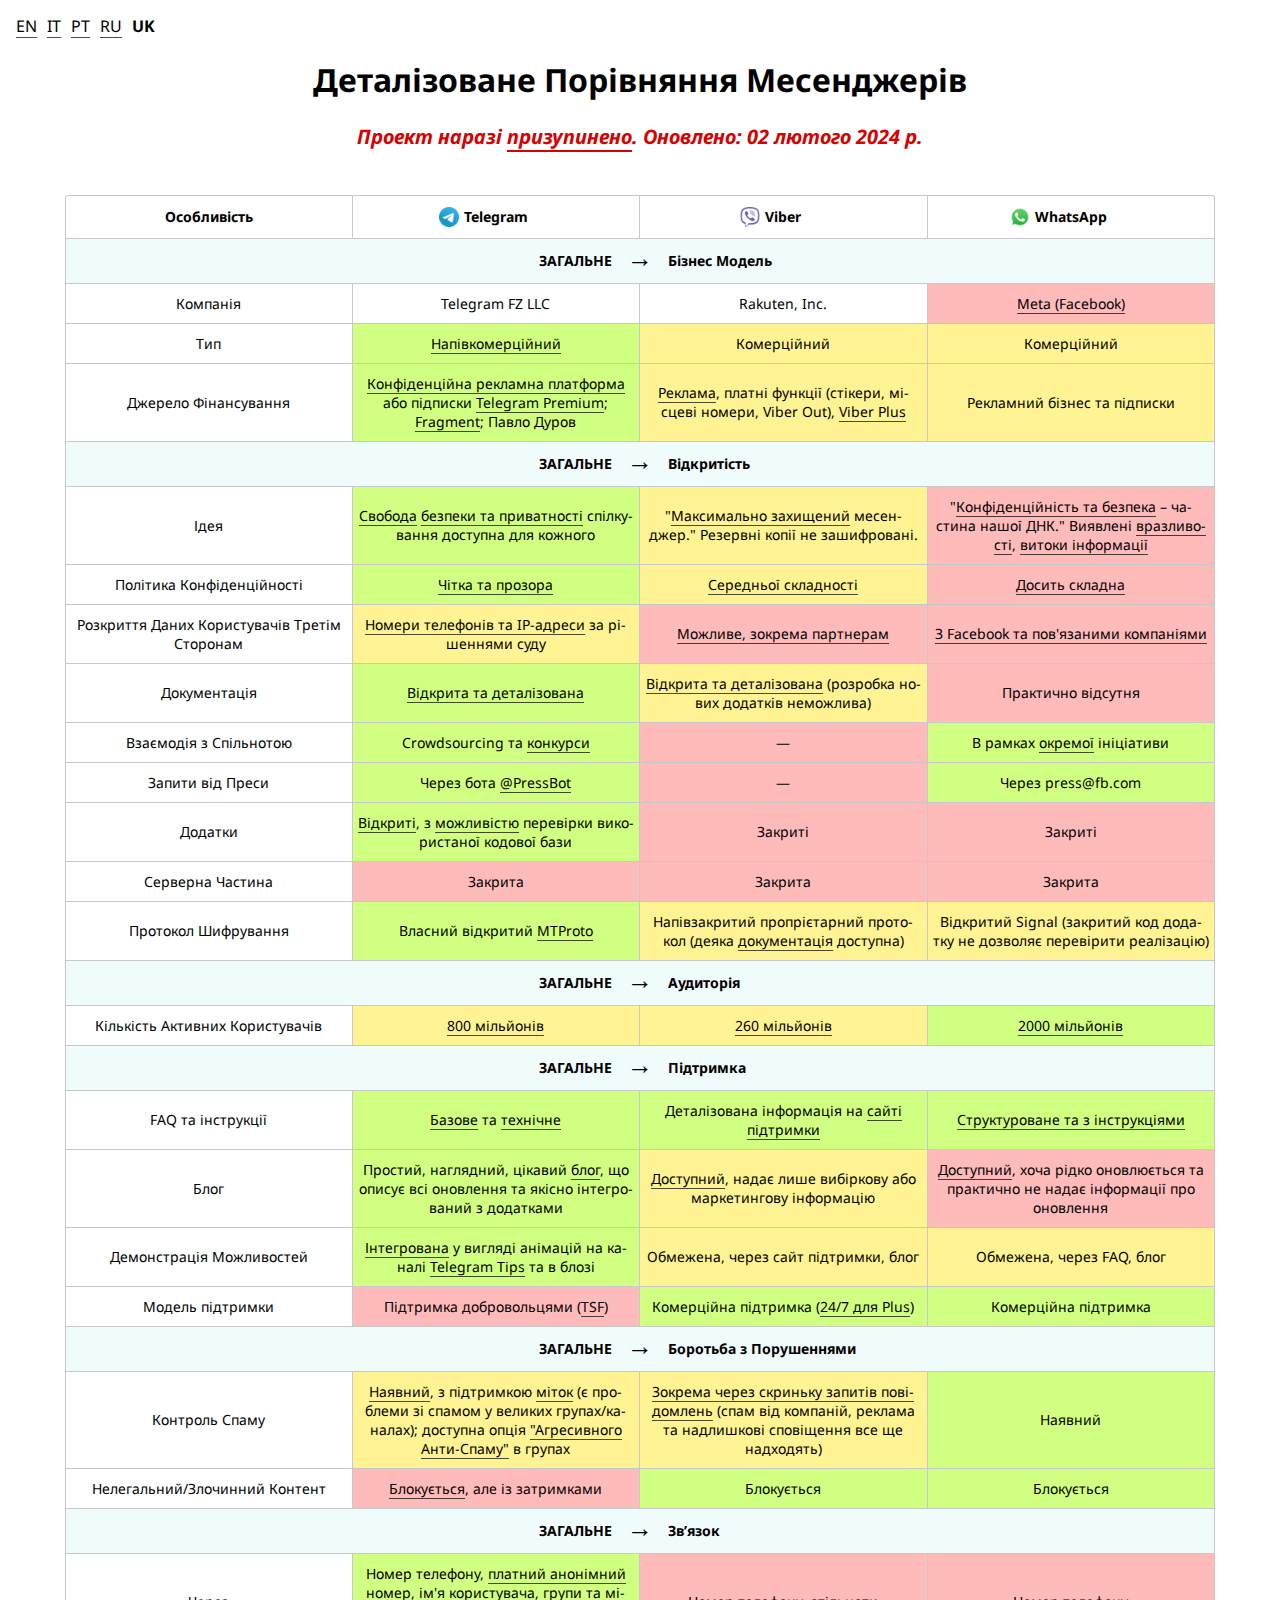
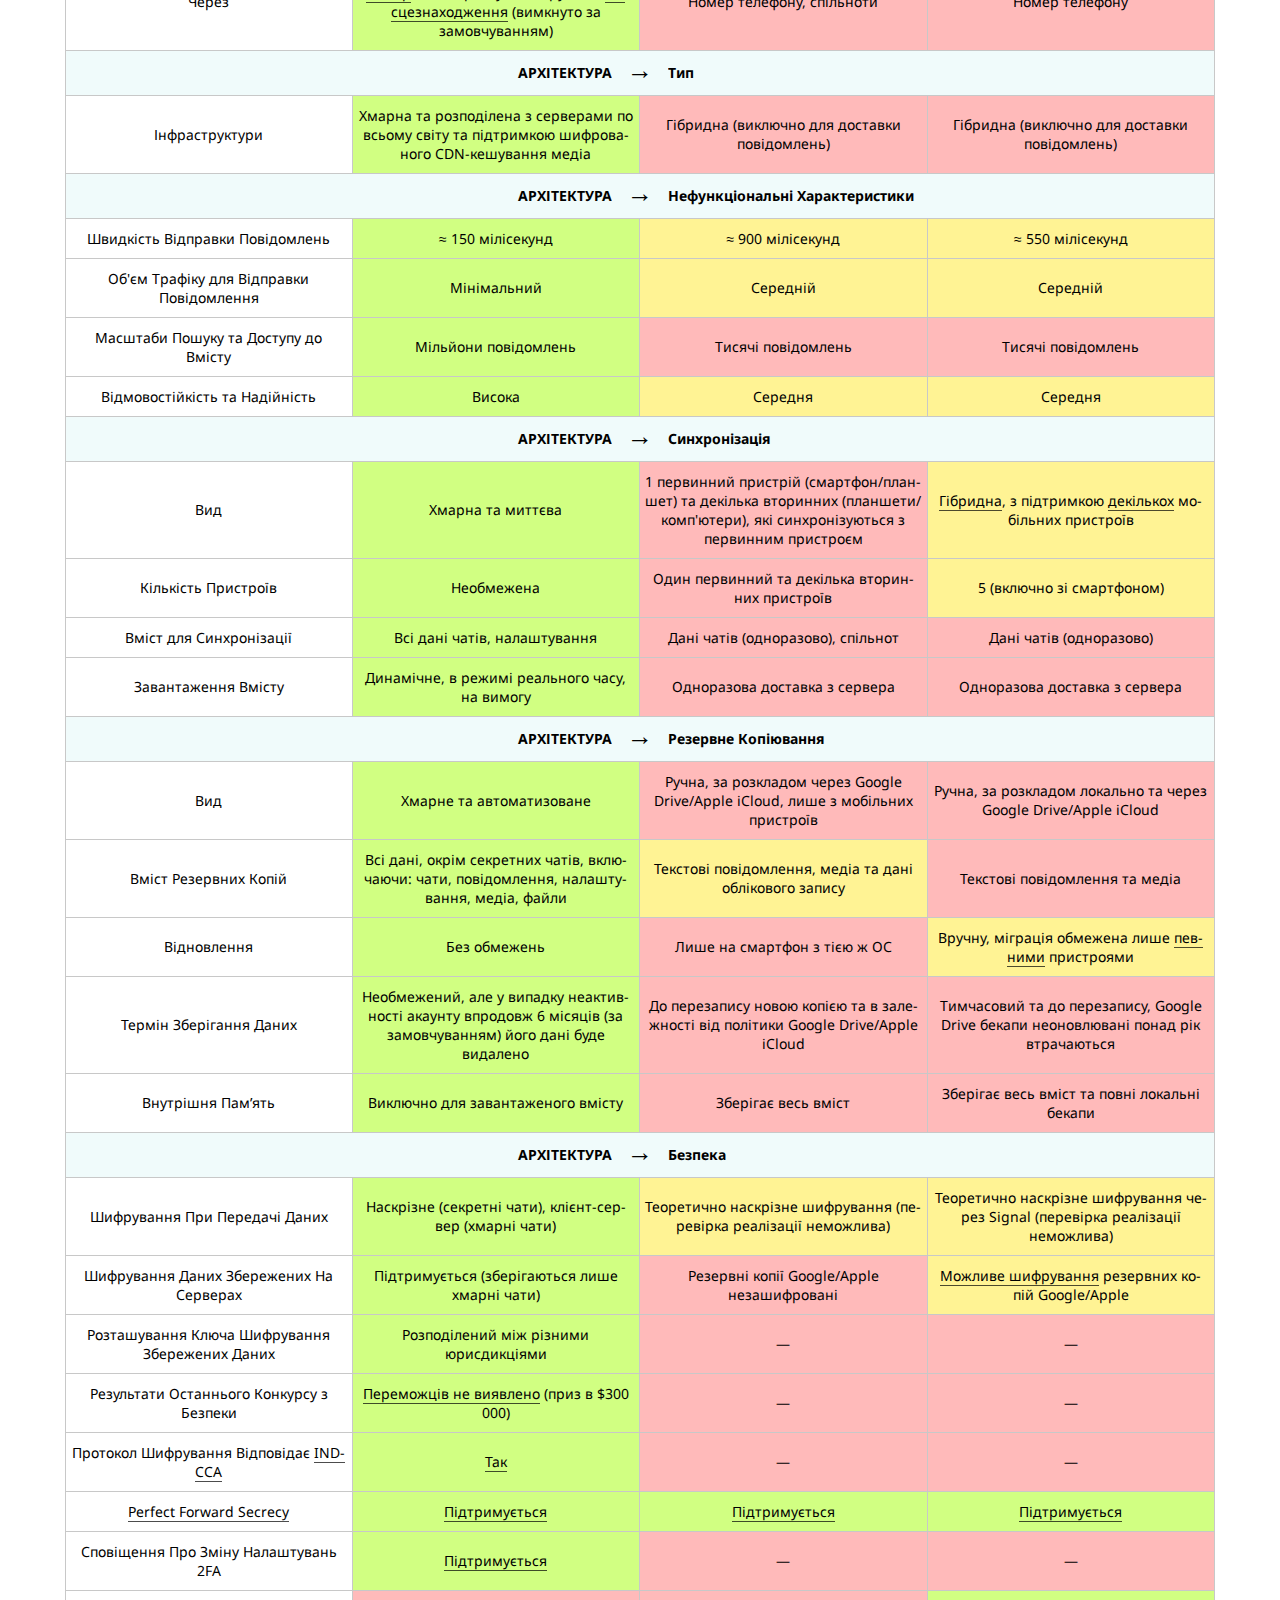
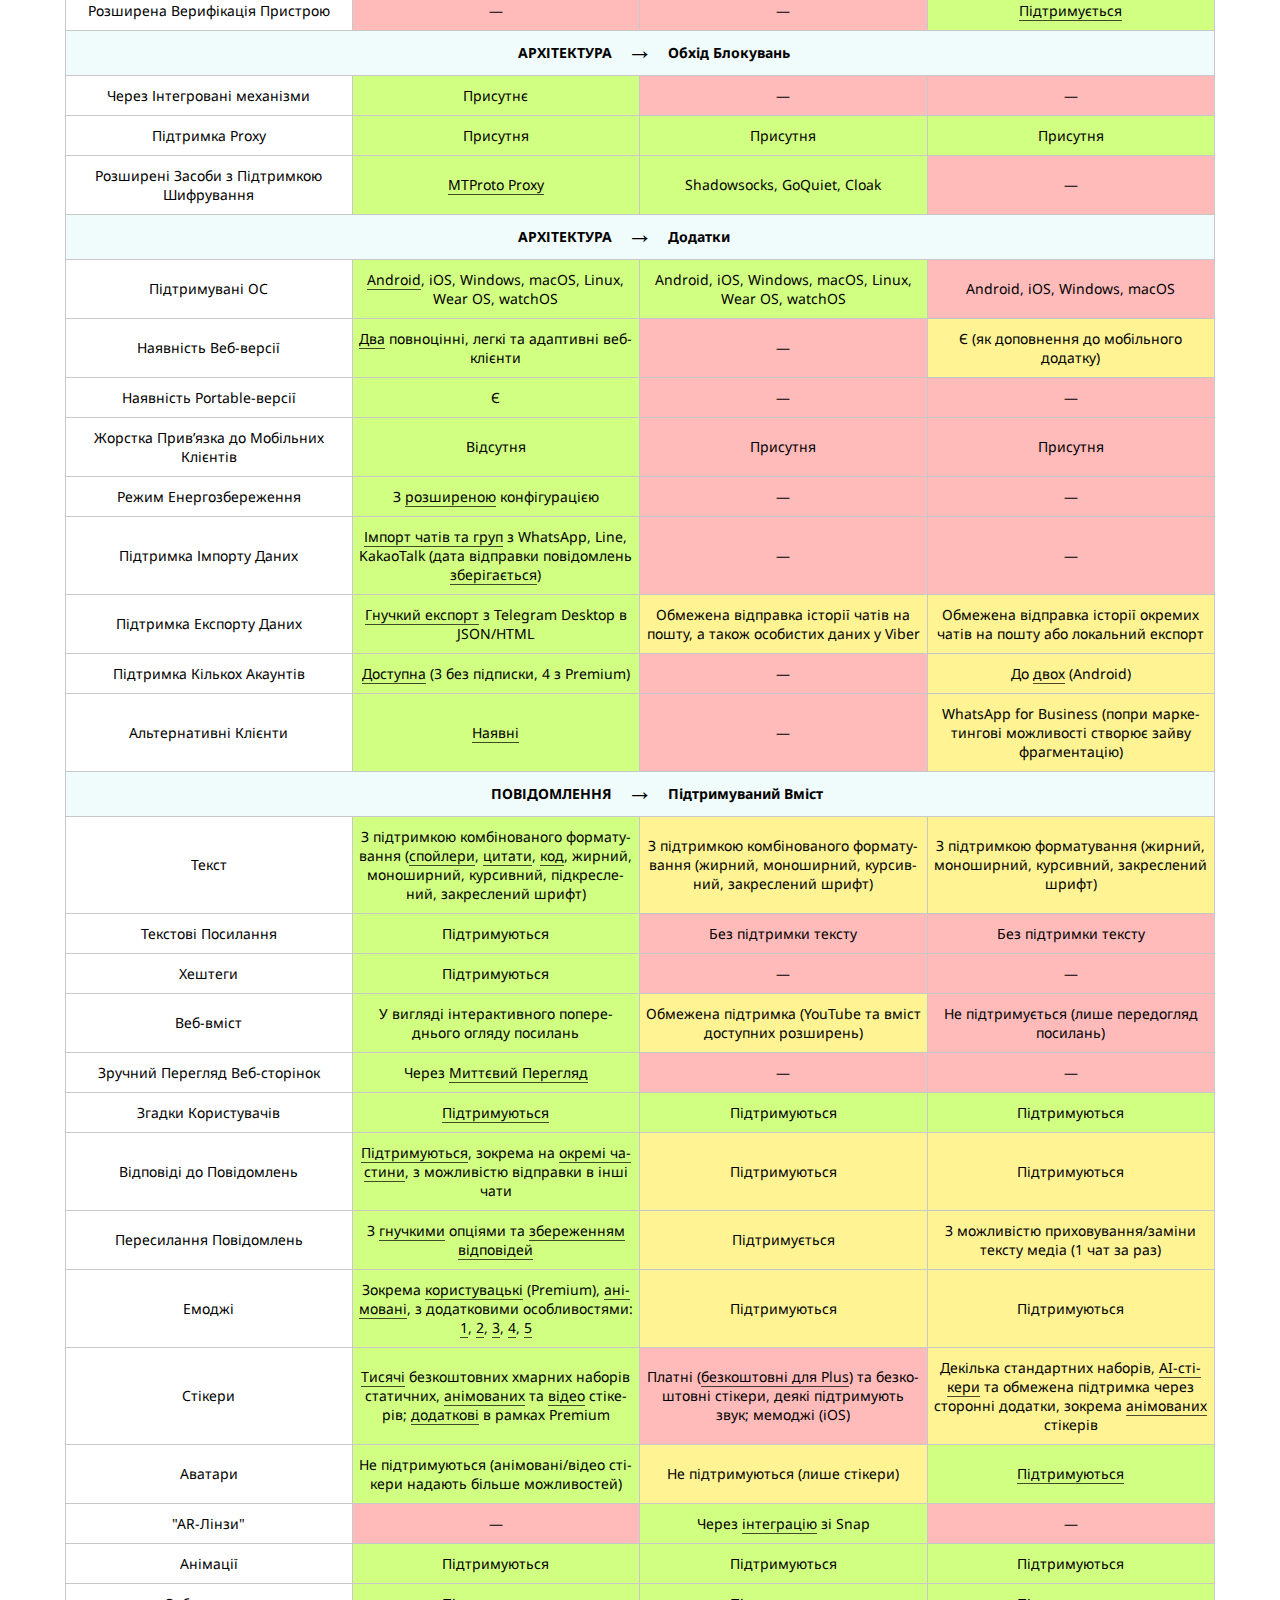
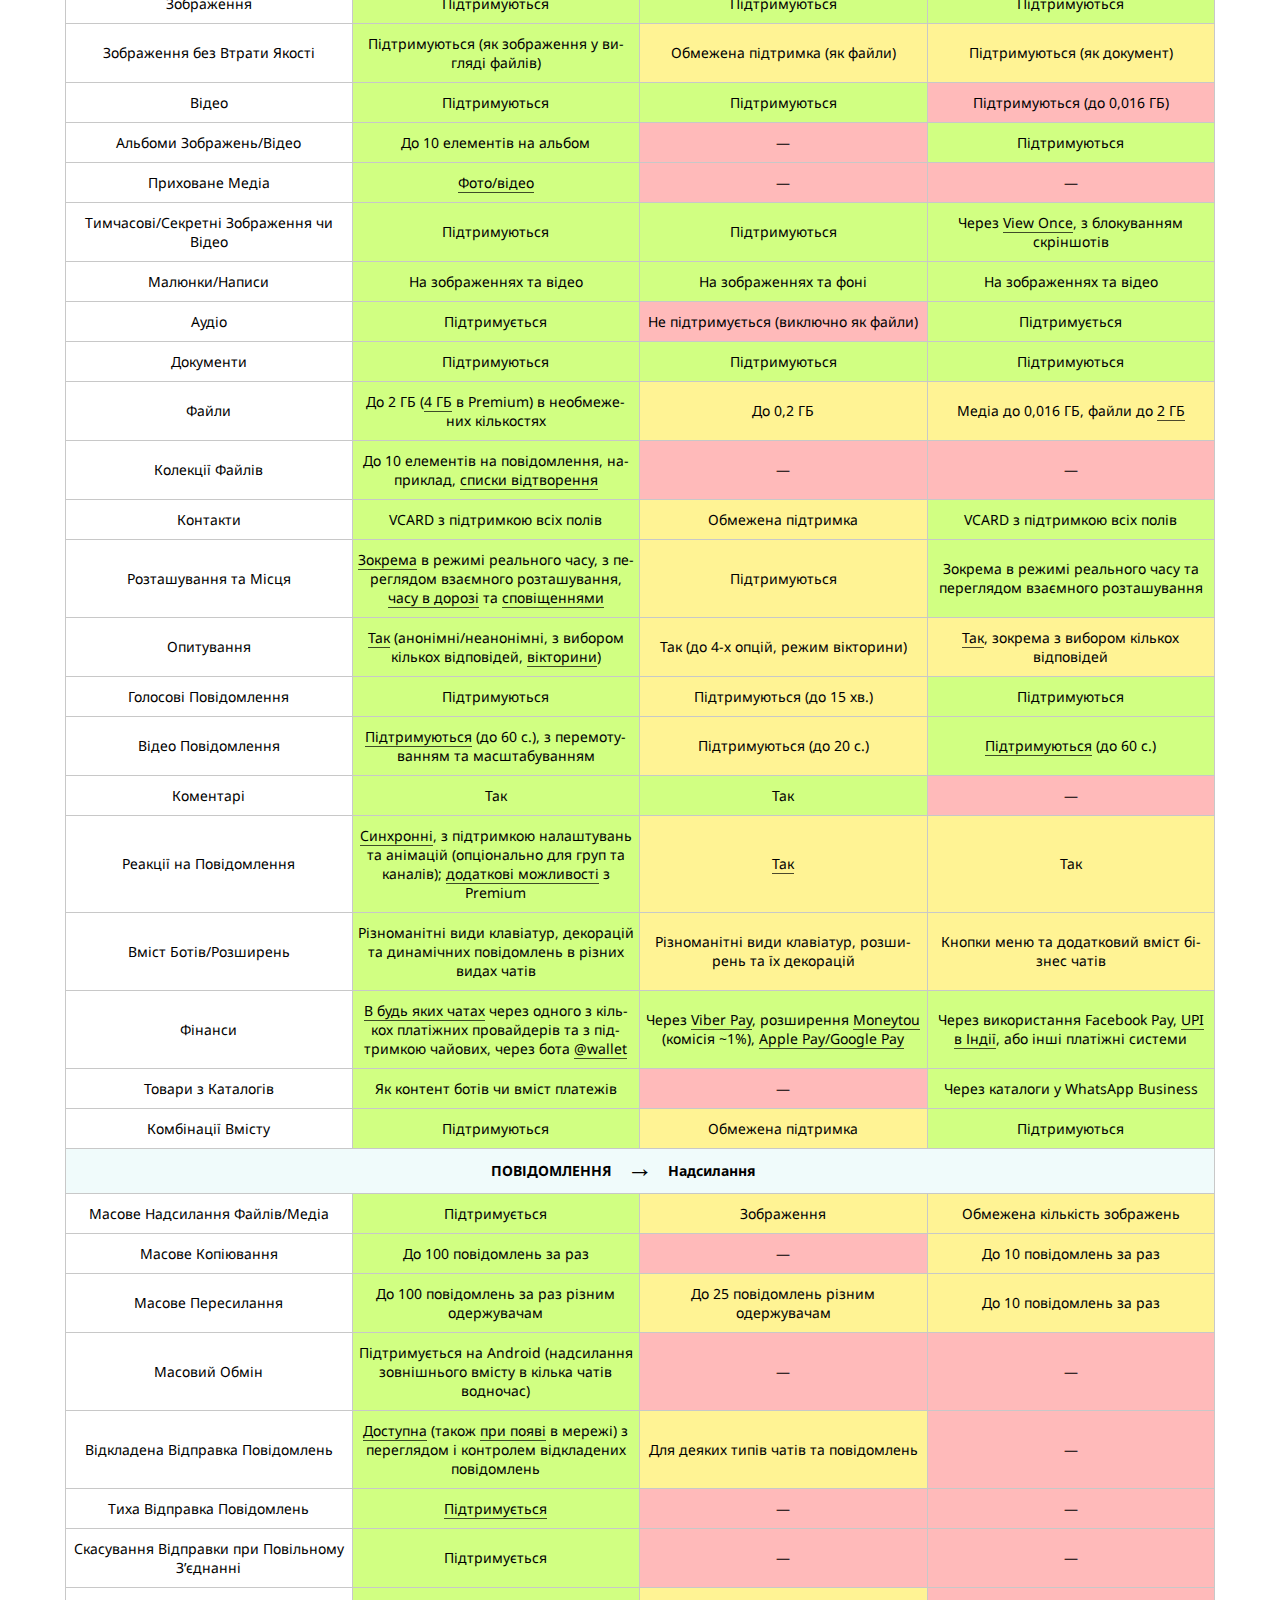
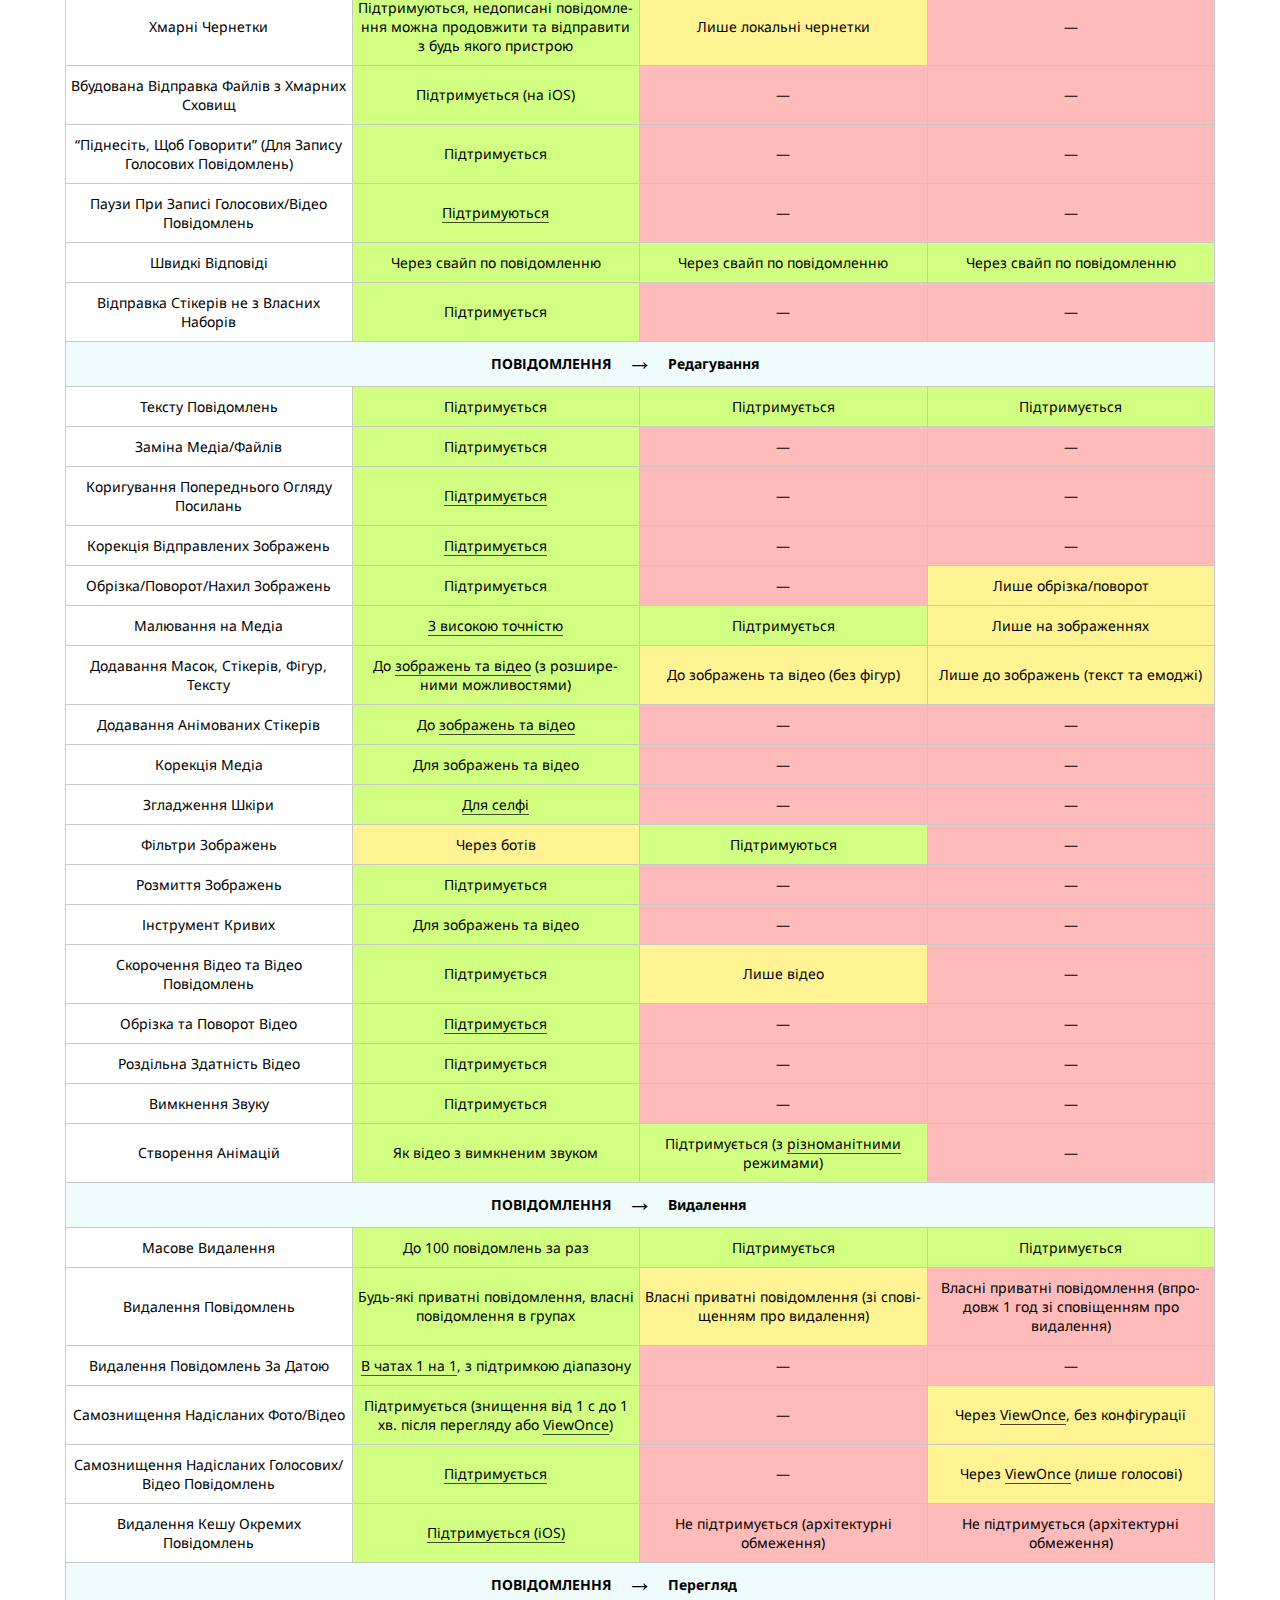
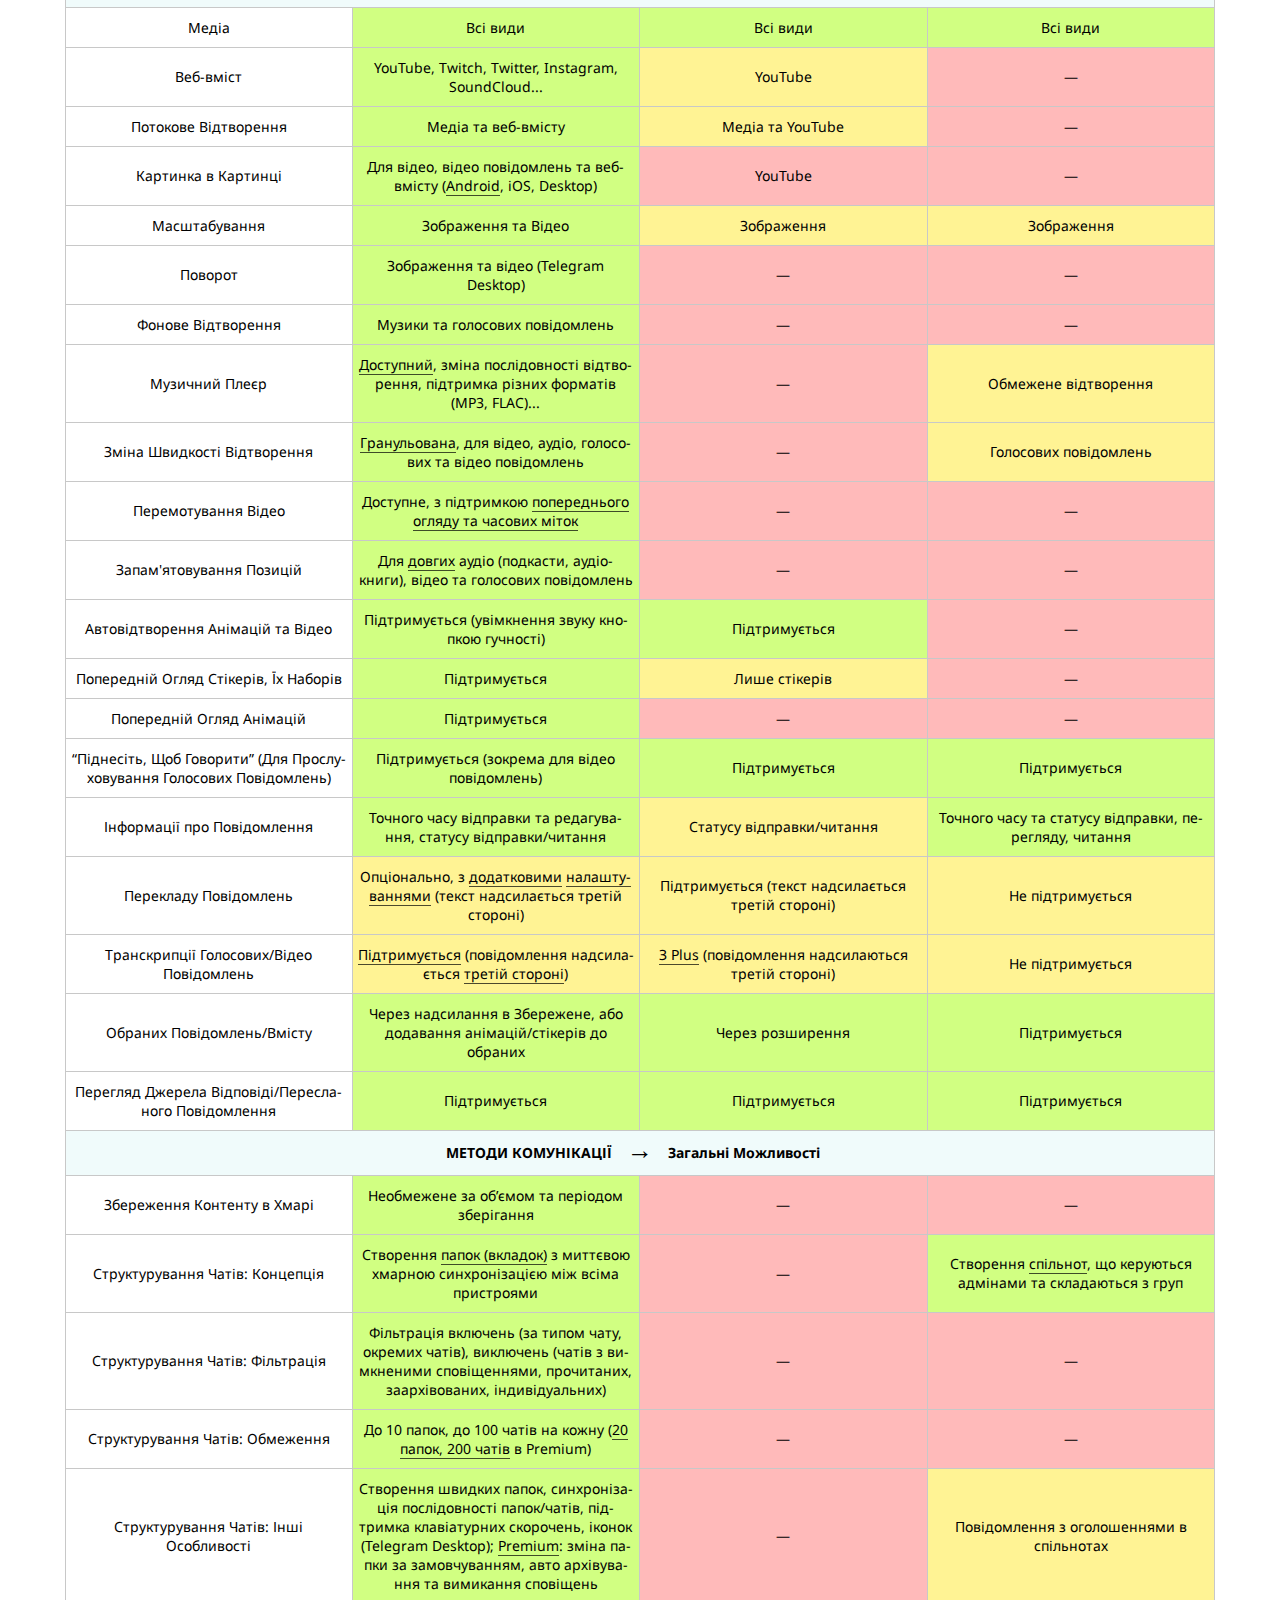
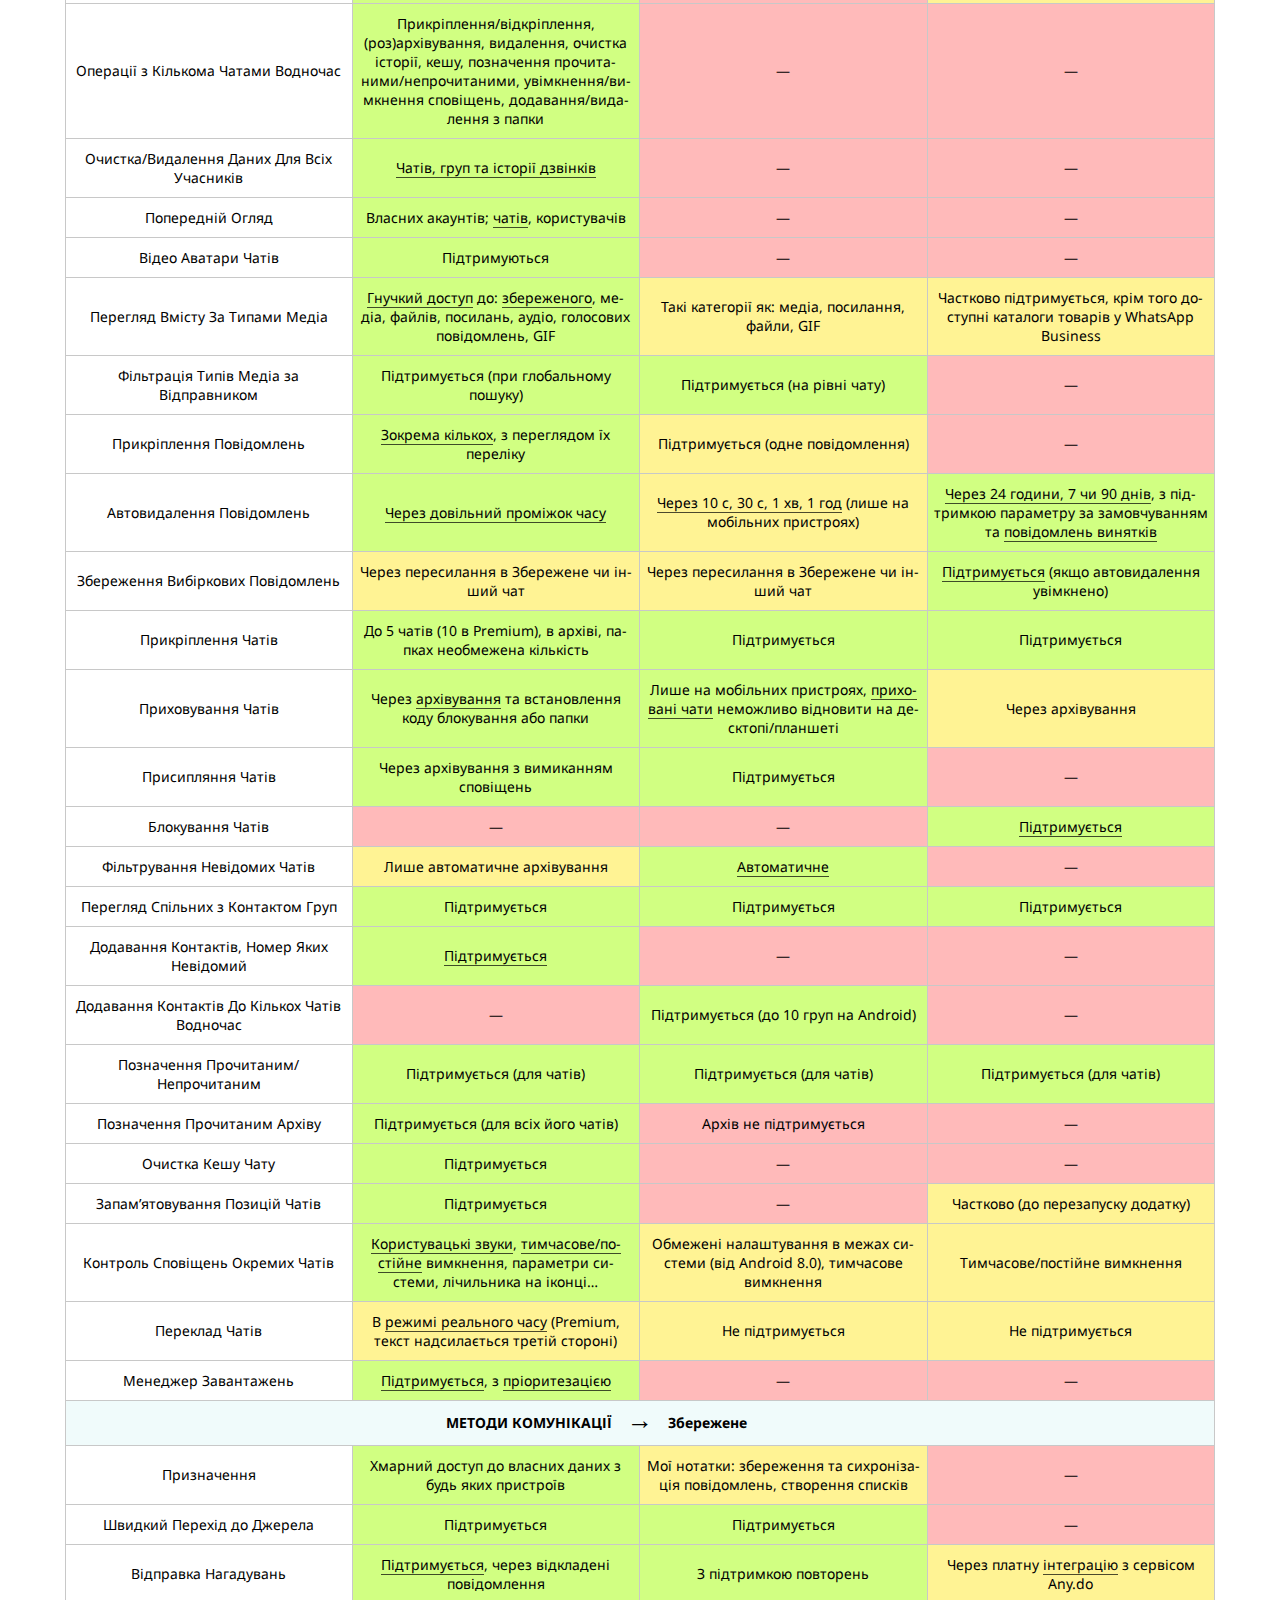
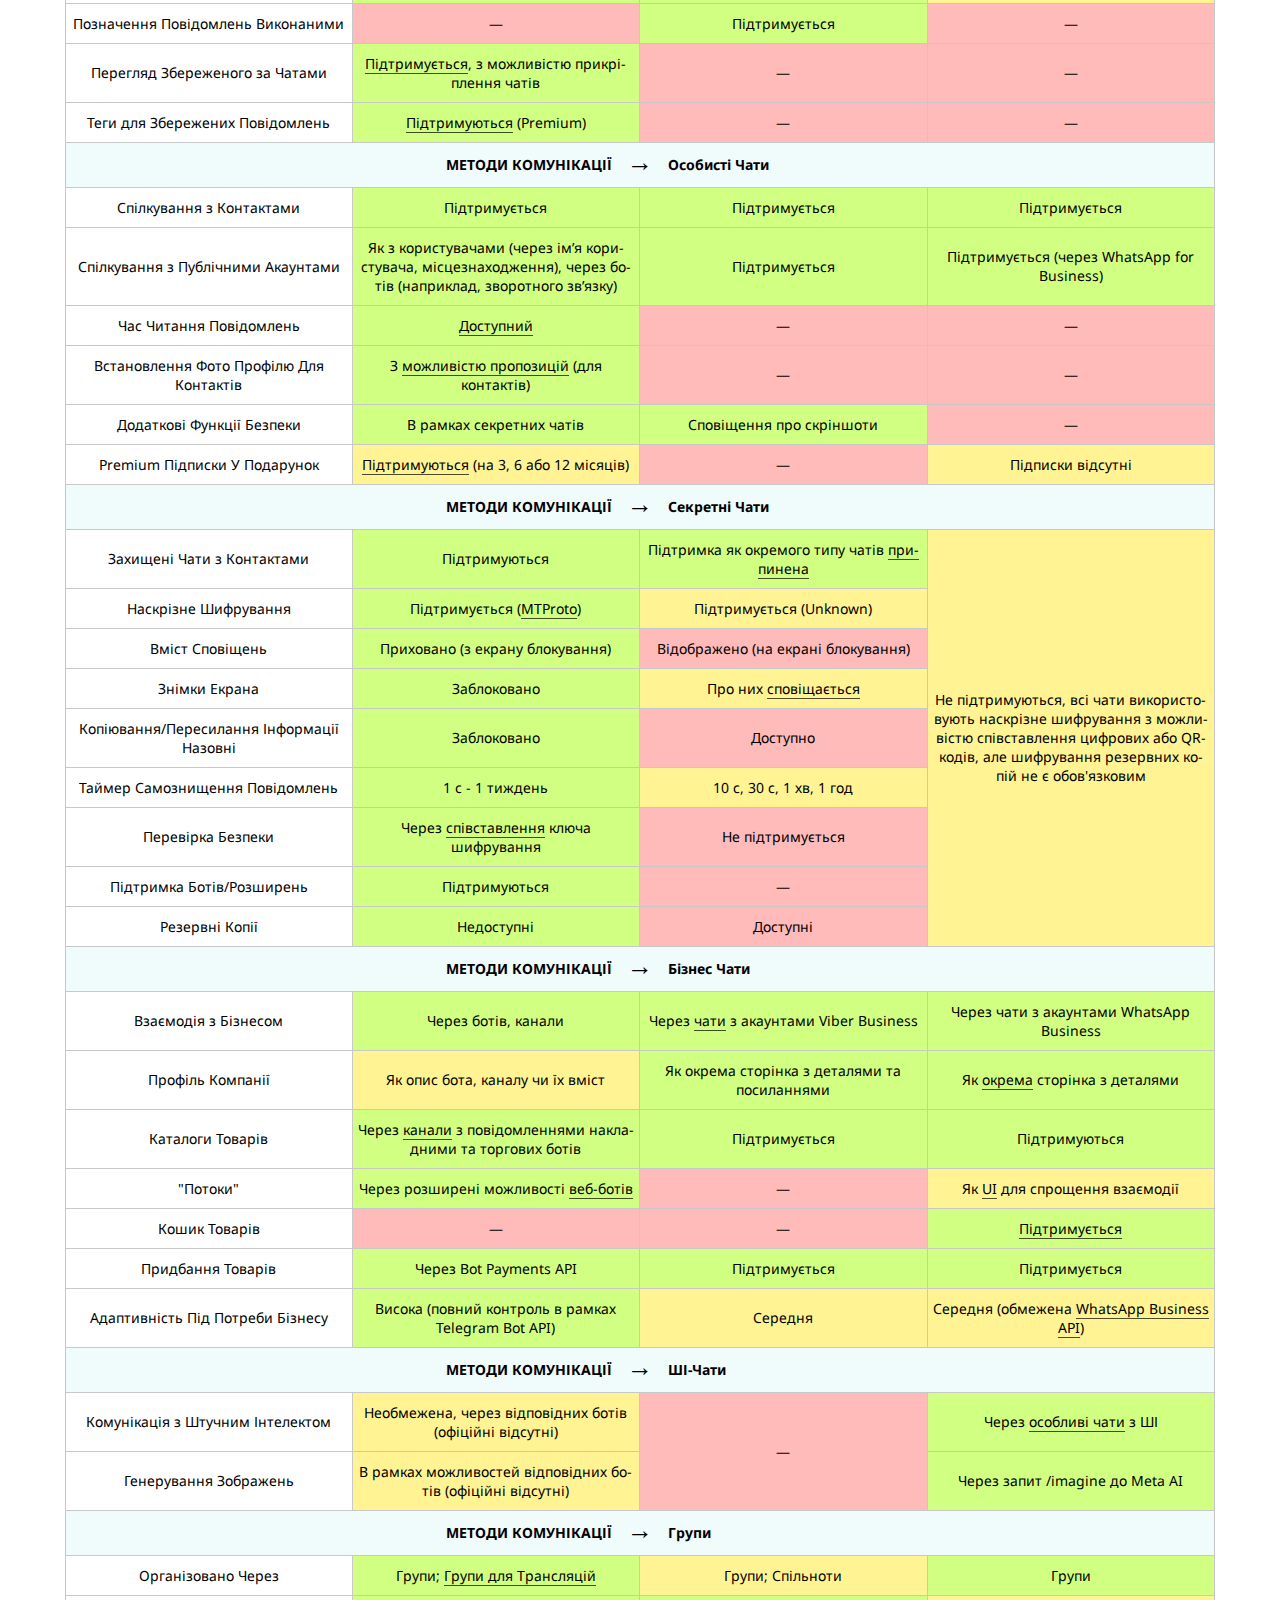
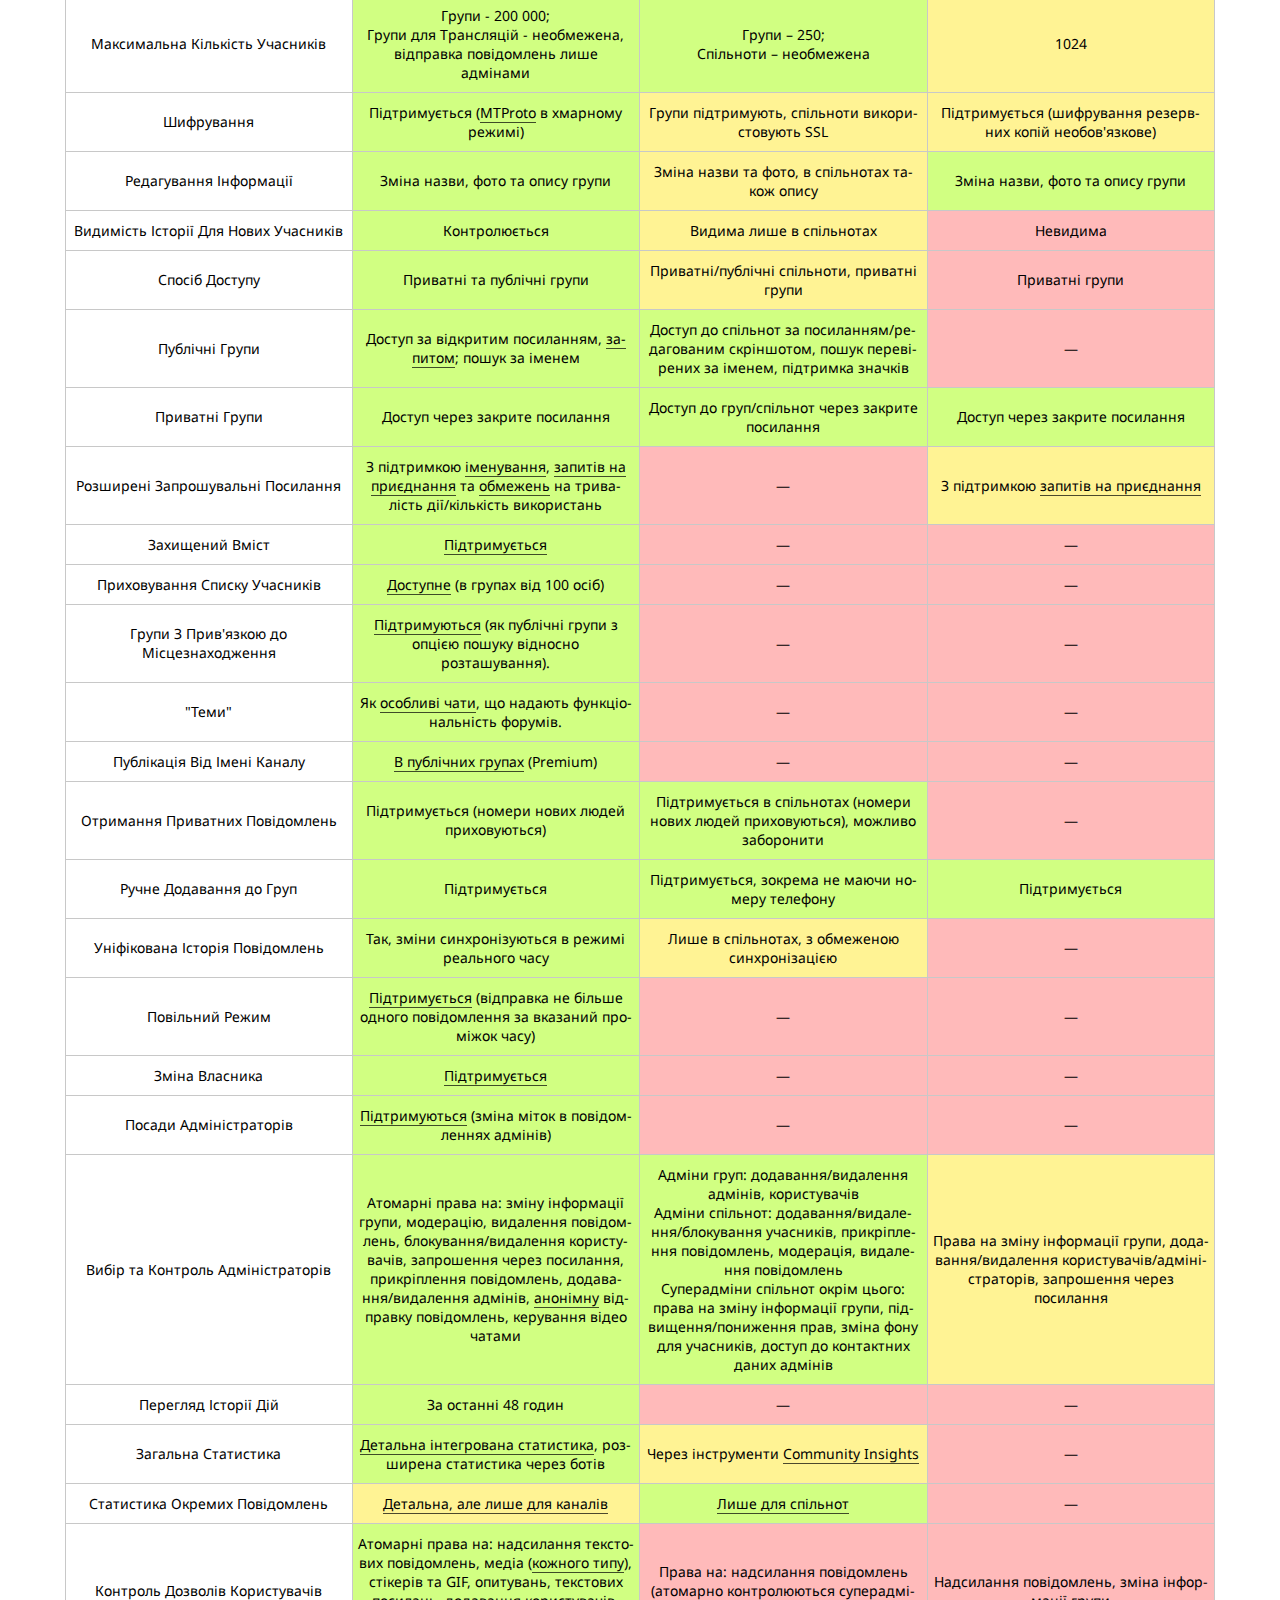
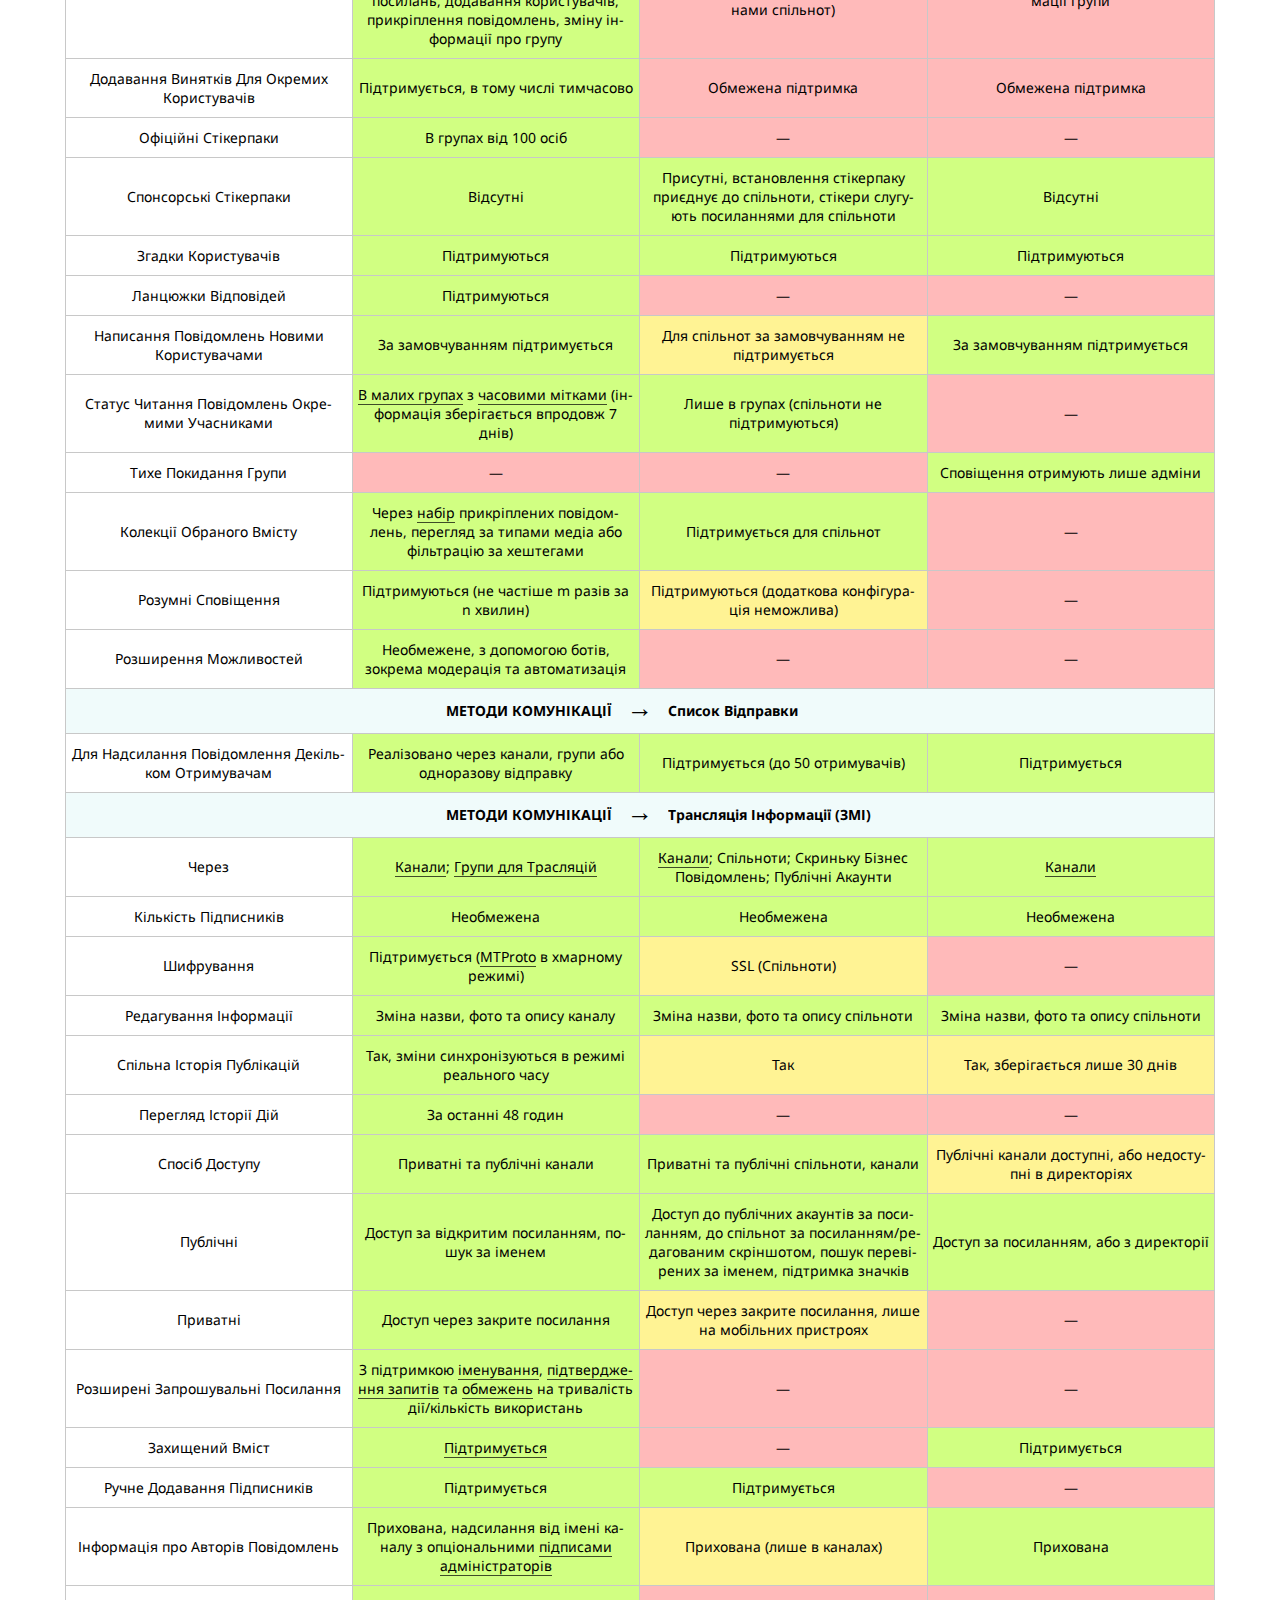
<file: index.html>
<!DOCTYPE HTML>
<html lang="en-US">
    <head>
        <meta charset="UTF-8">
        <meta http-equiv="refresh" content="0; url=uk">
        <script type="text/javascript">
            window.location.href = "uk"
        </script>
    </head>
    <body>
    </body>
</html>
</file>
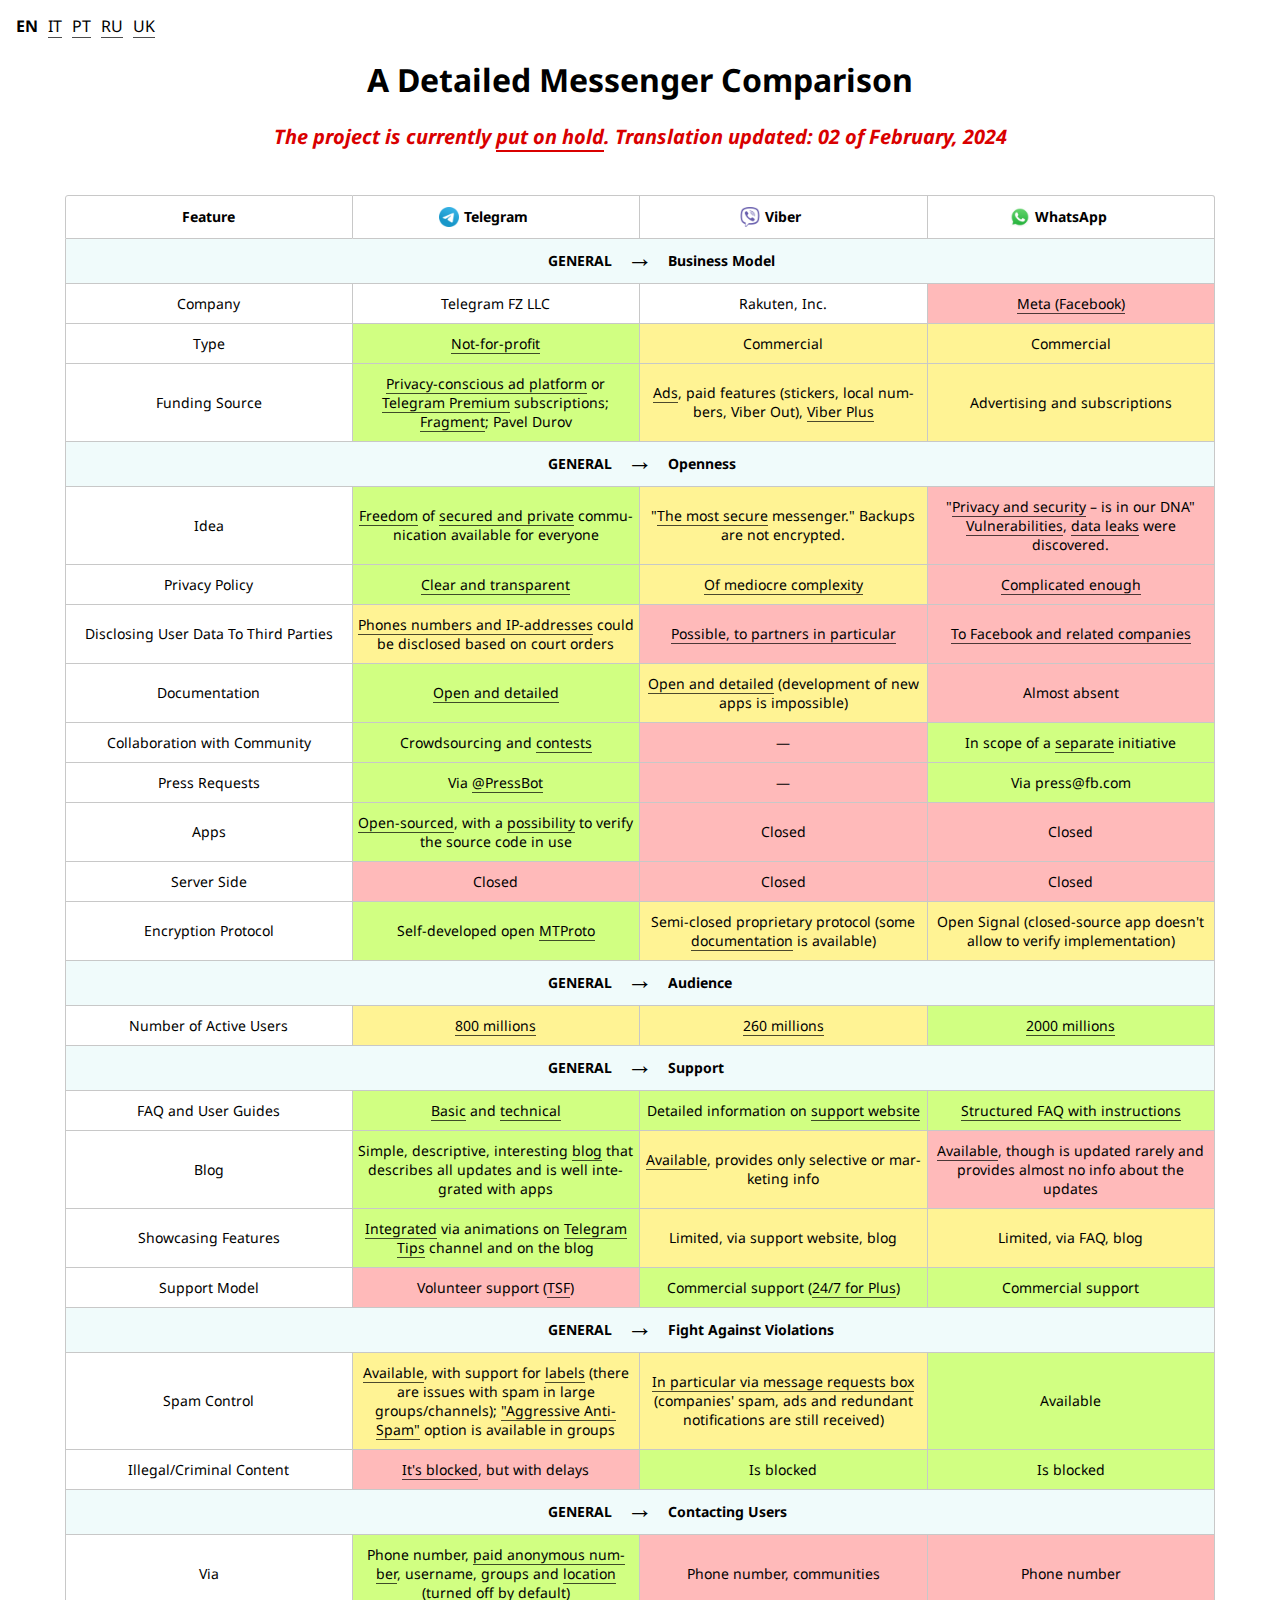
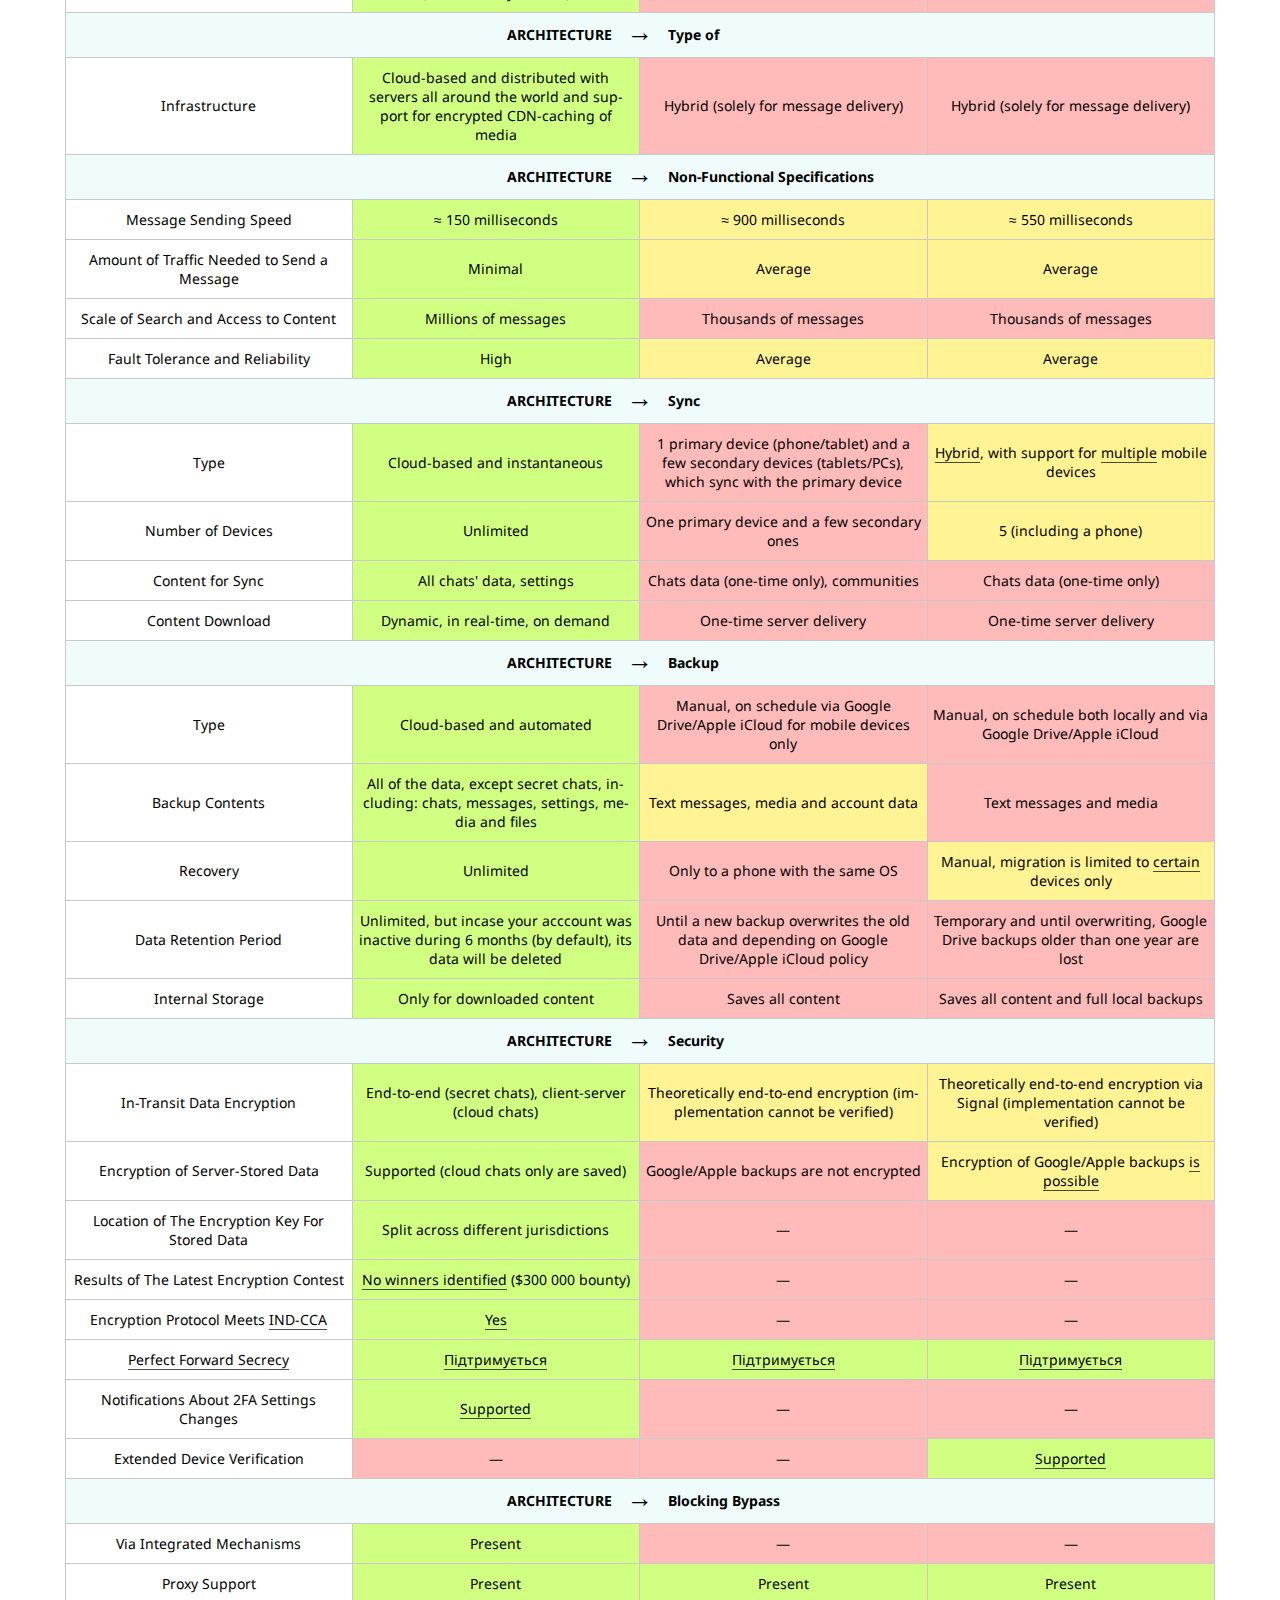
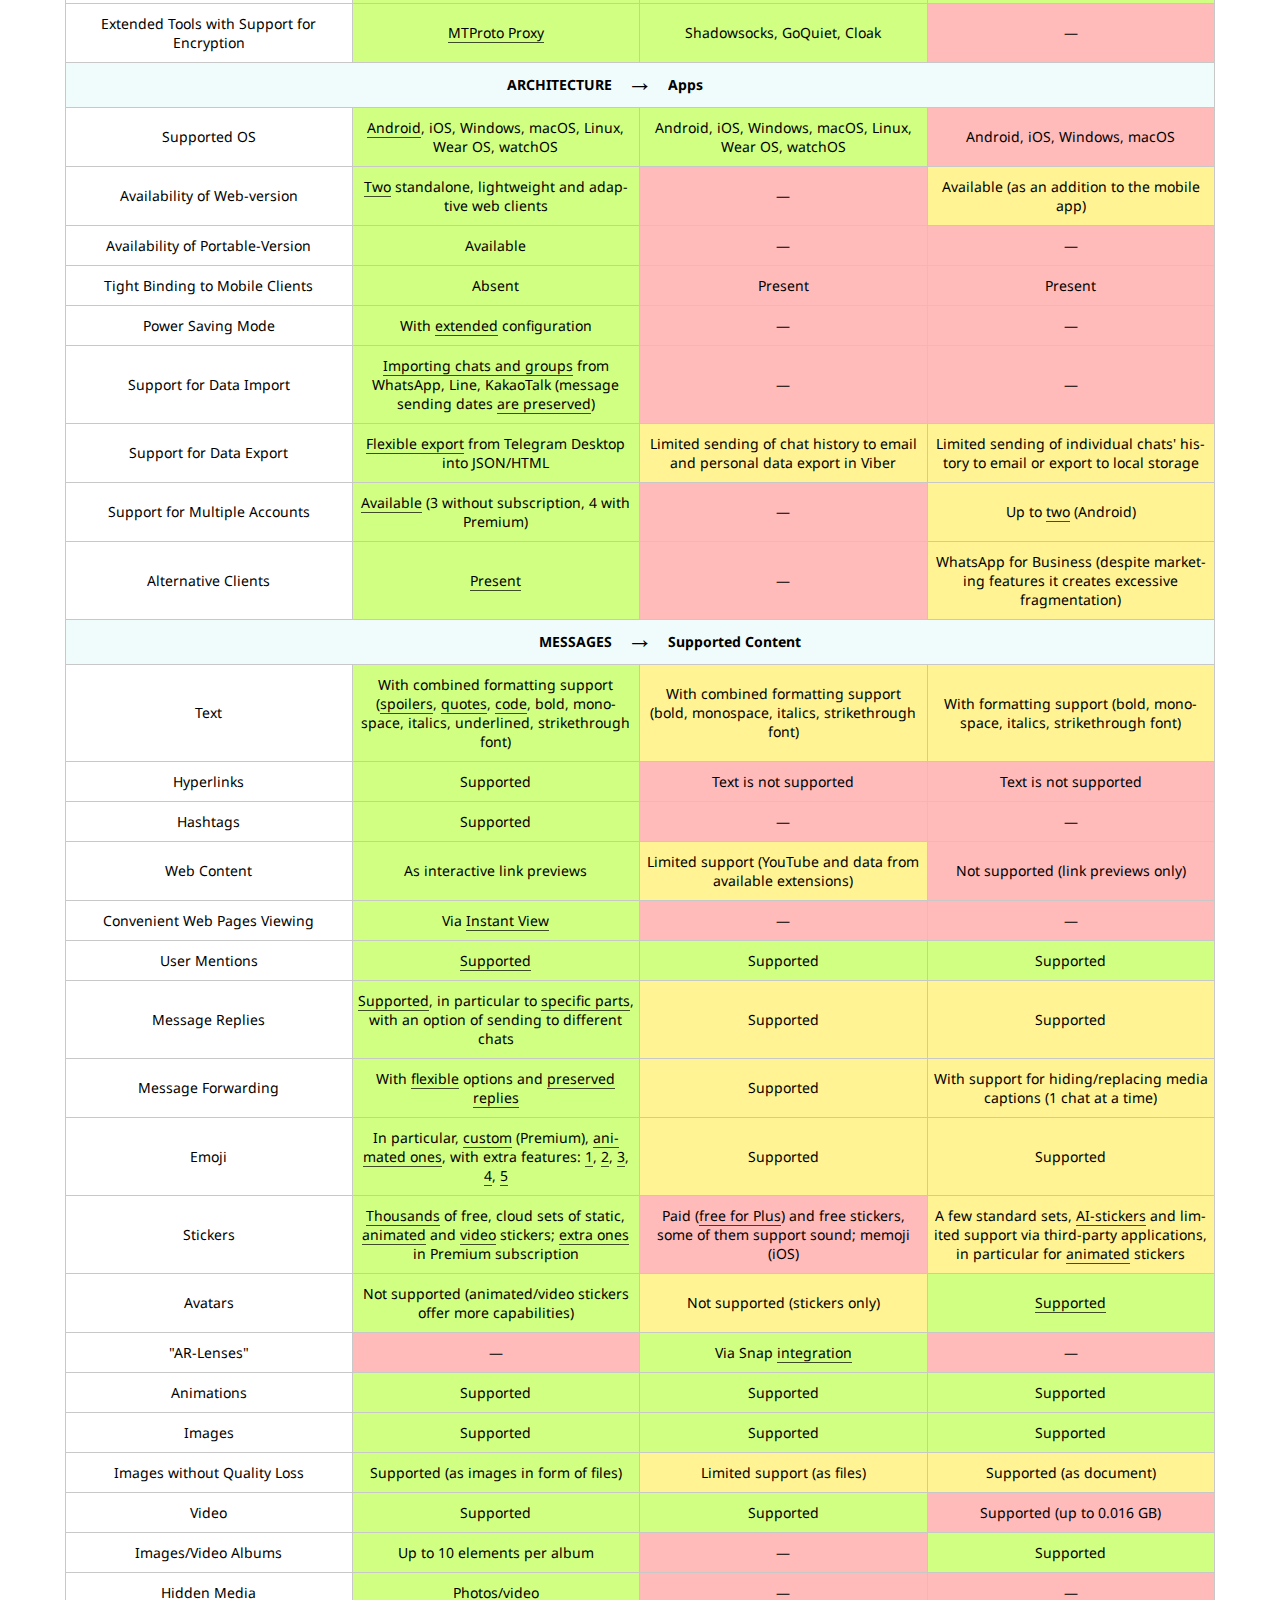
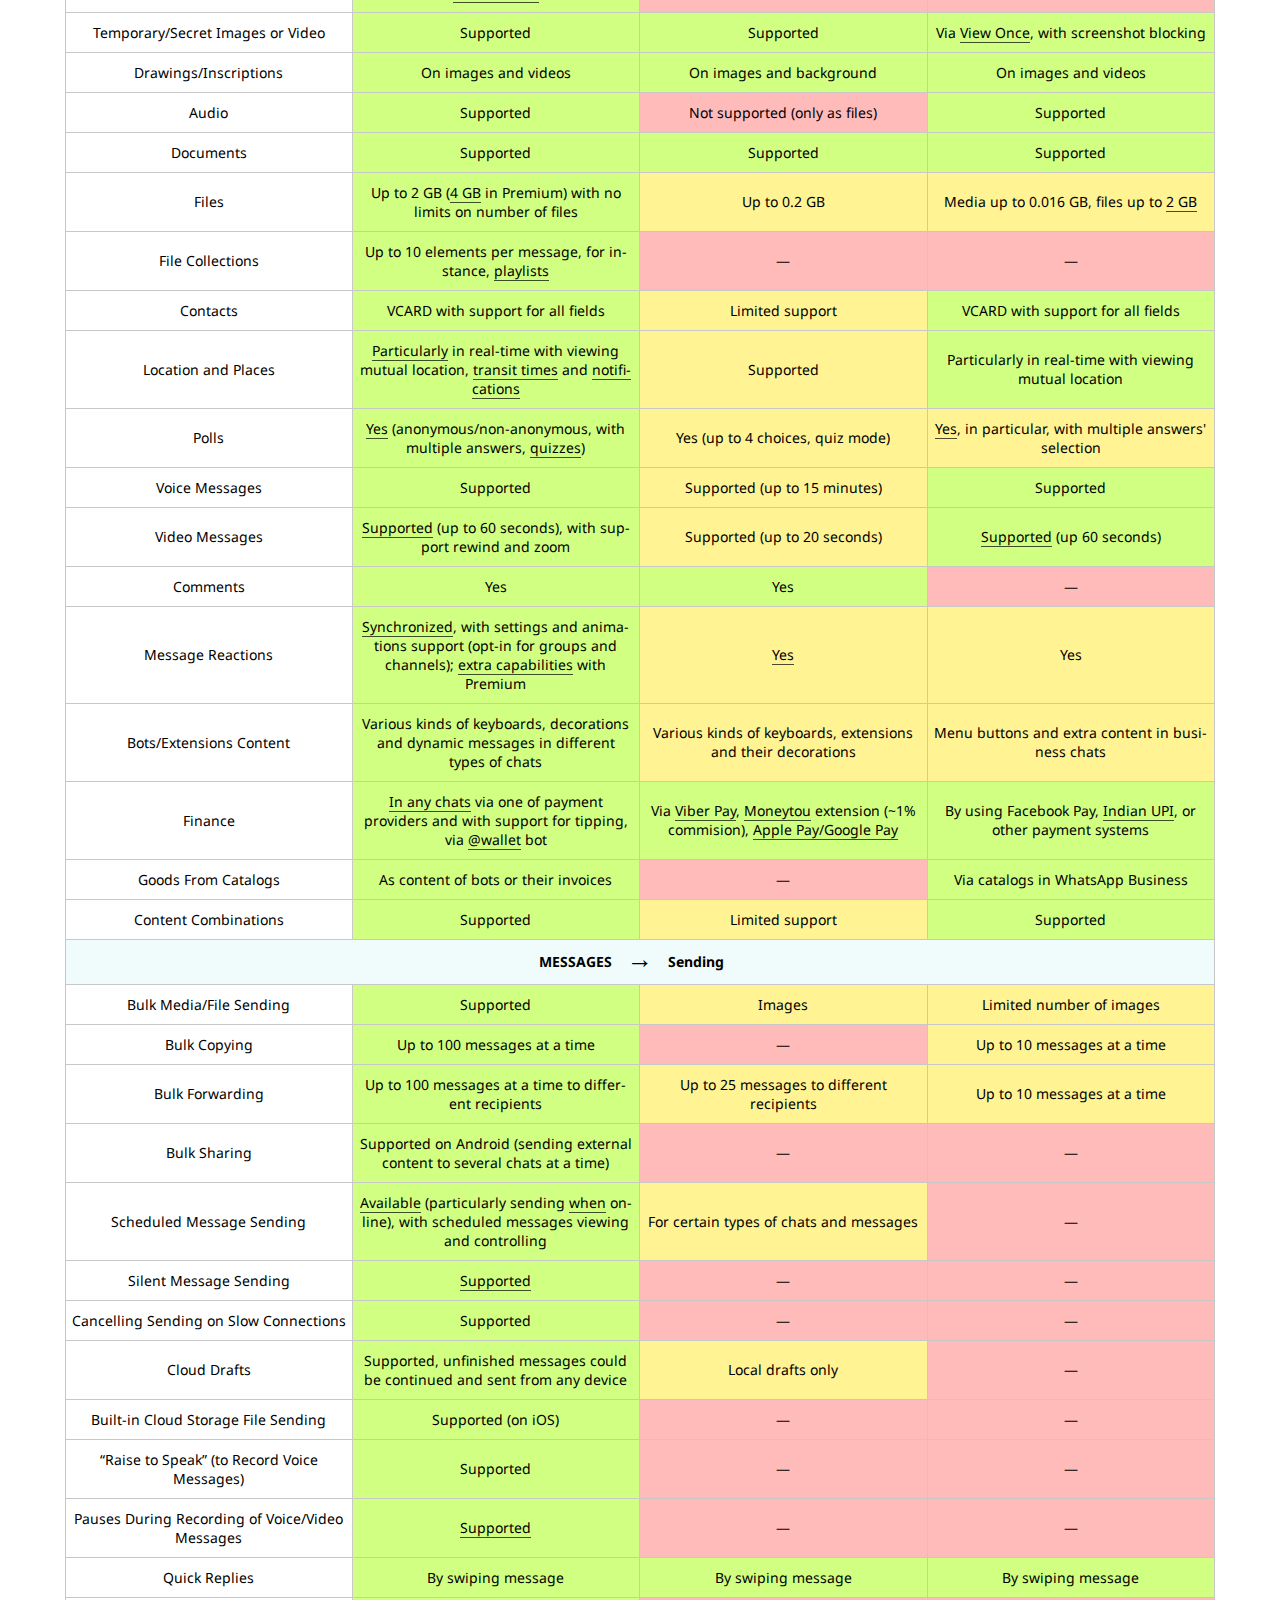
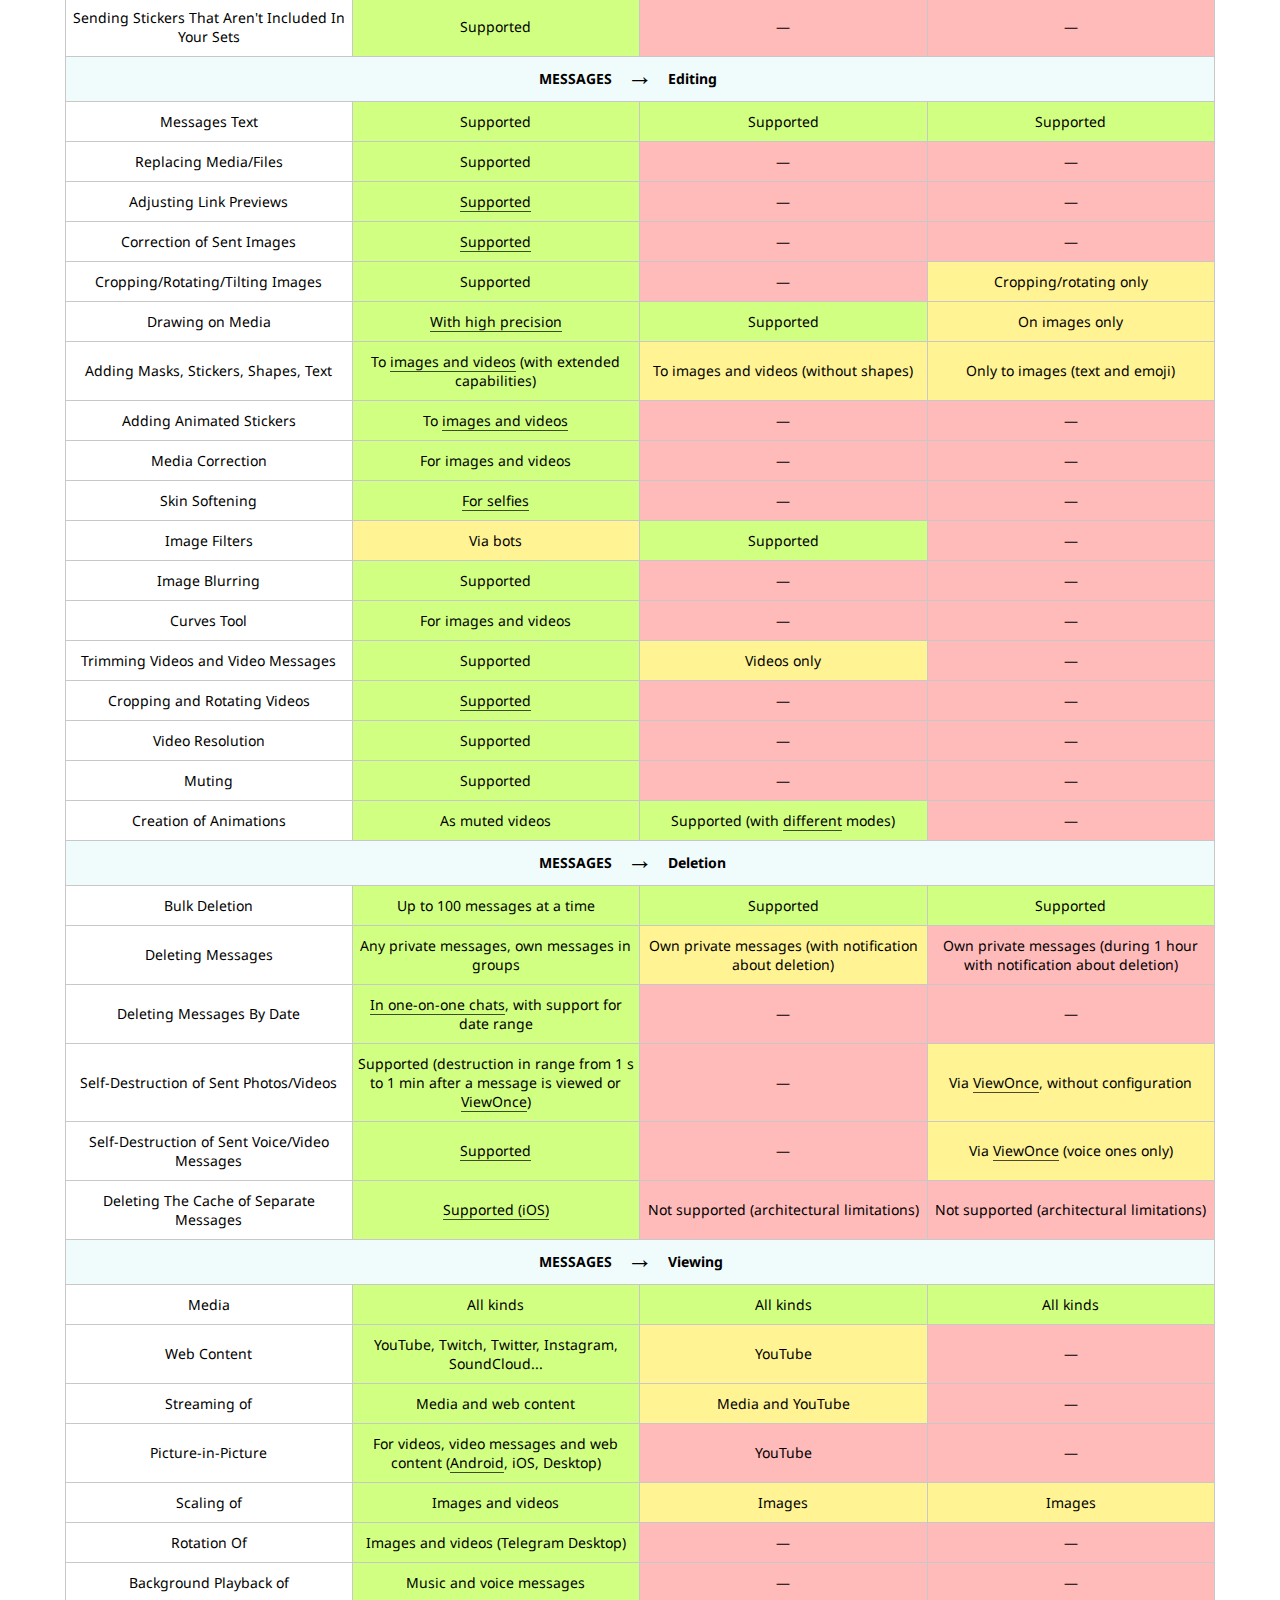
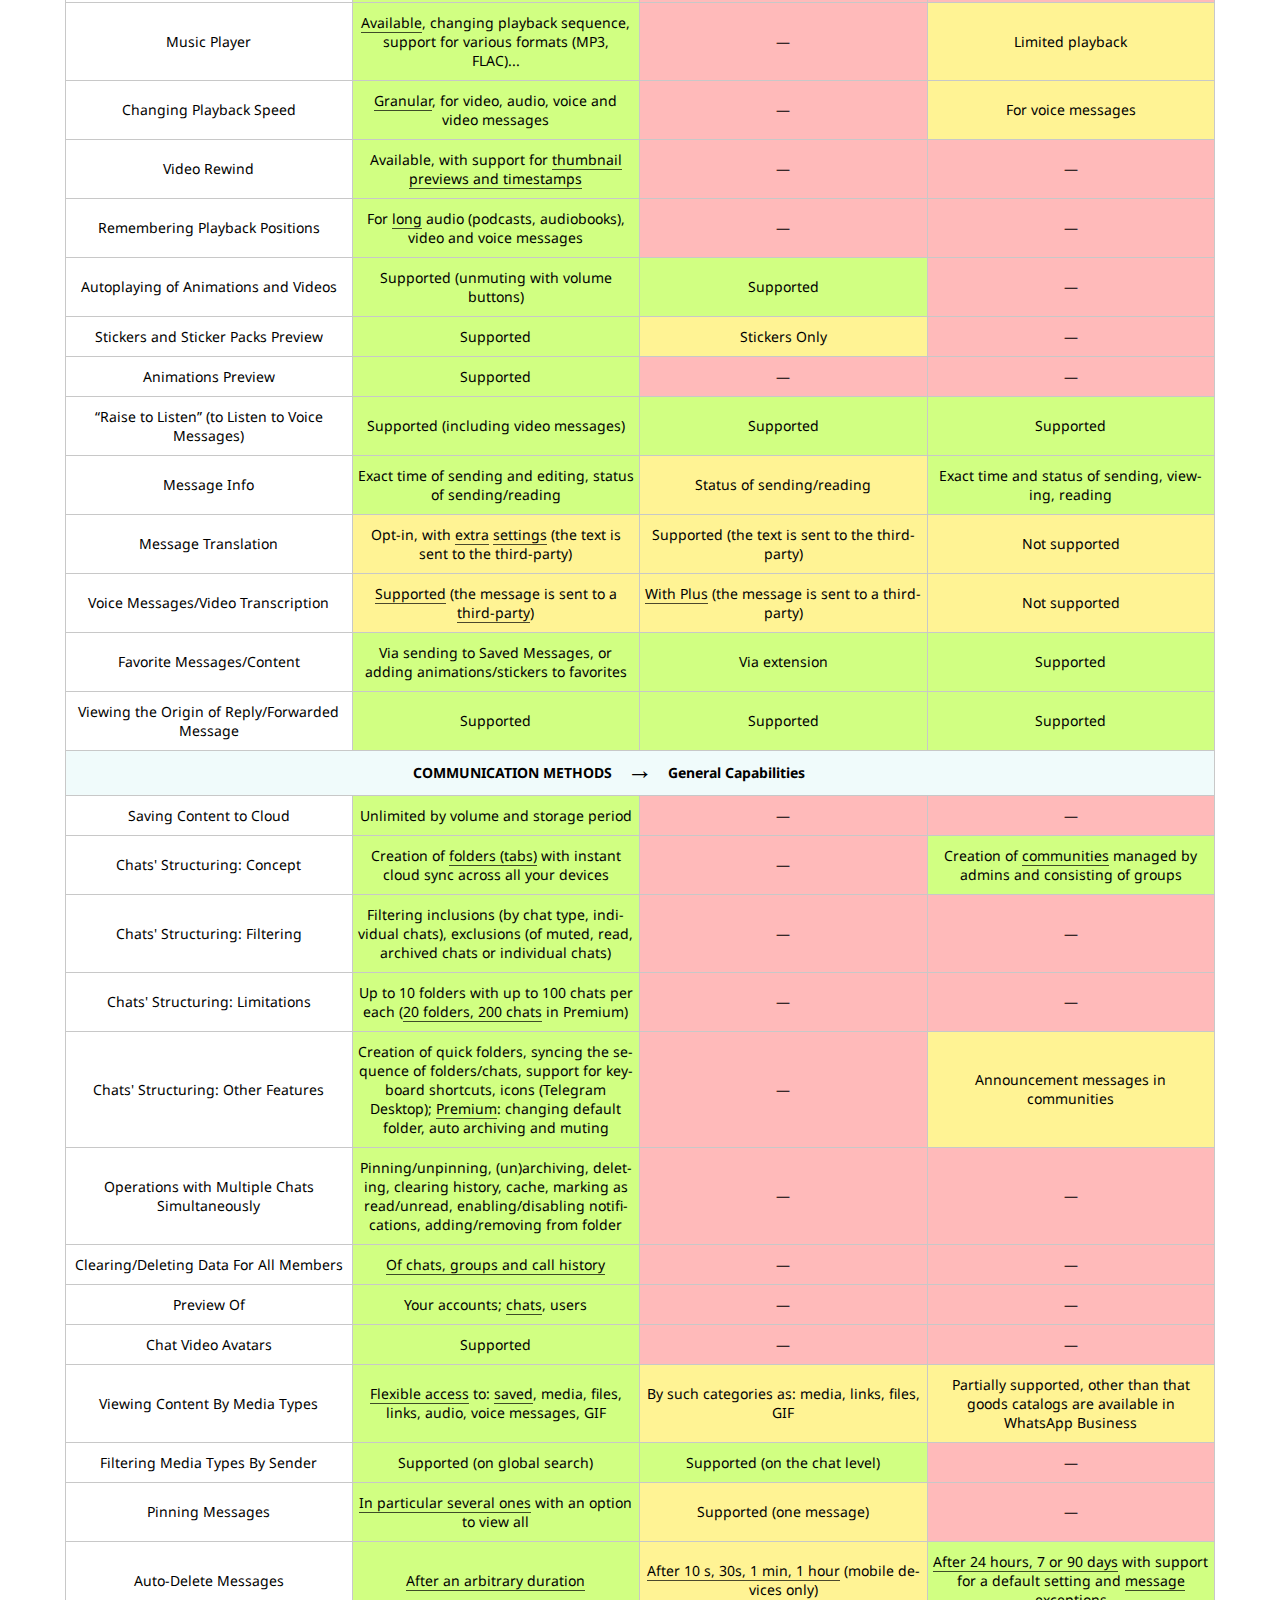
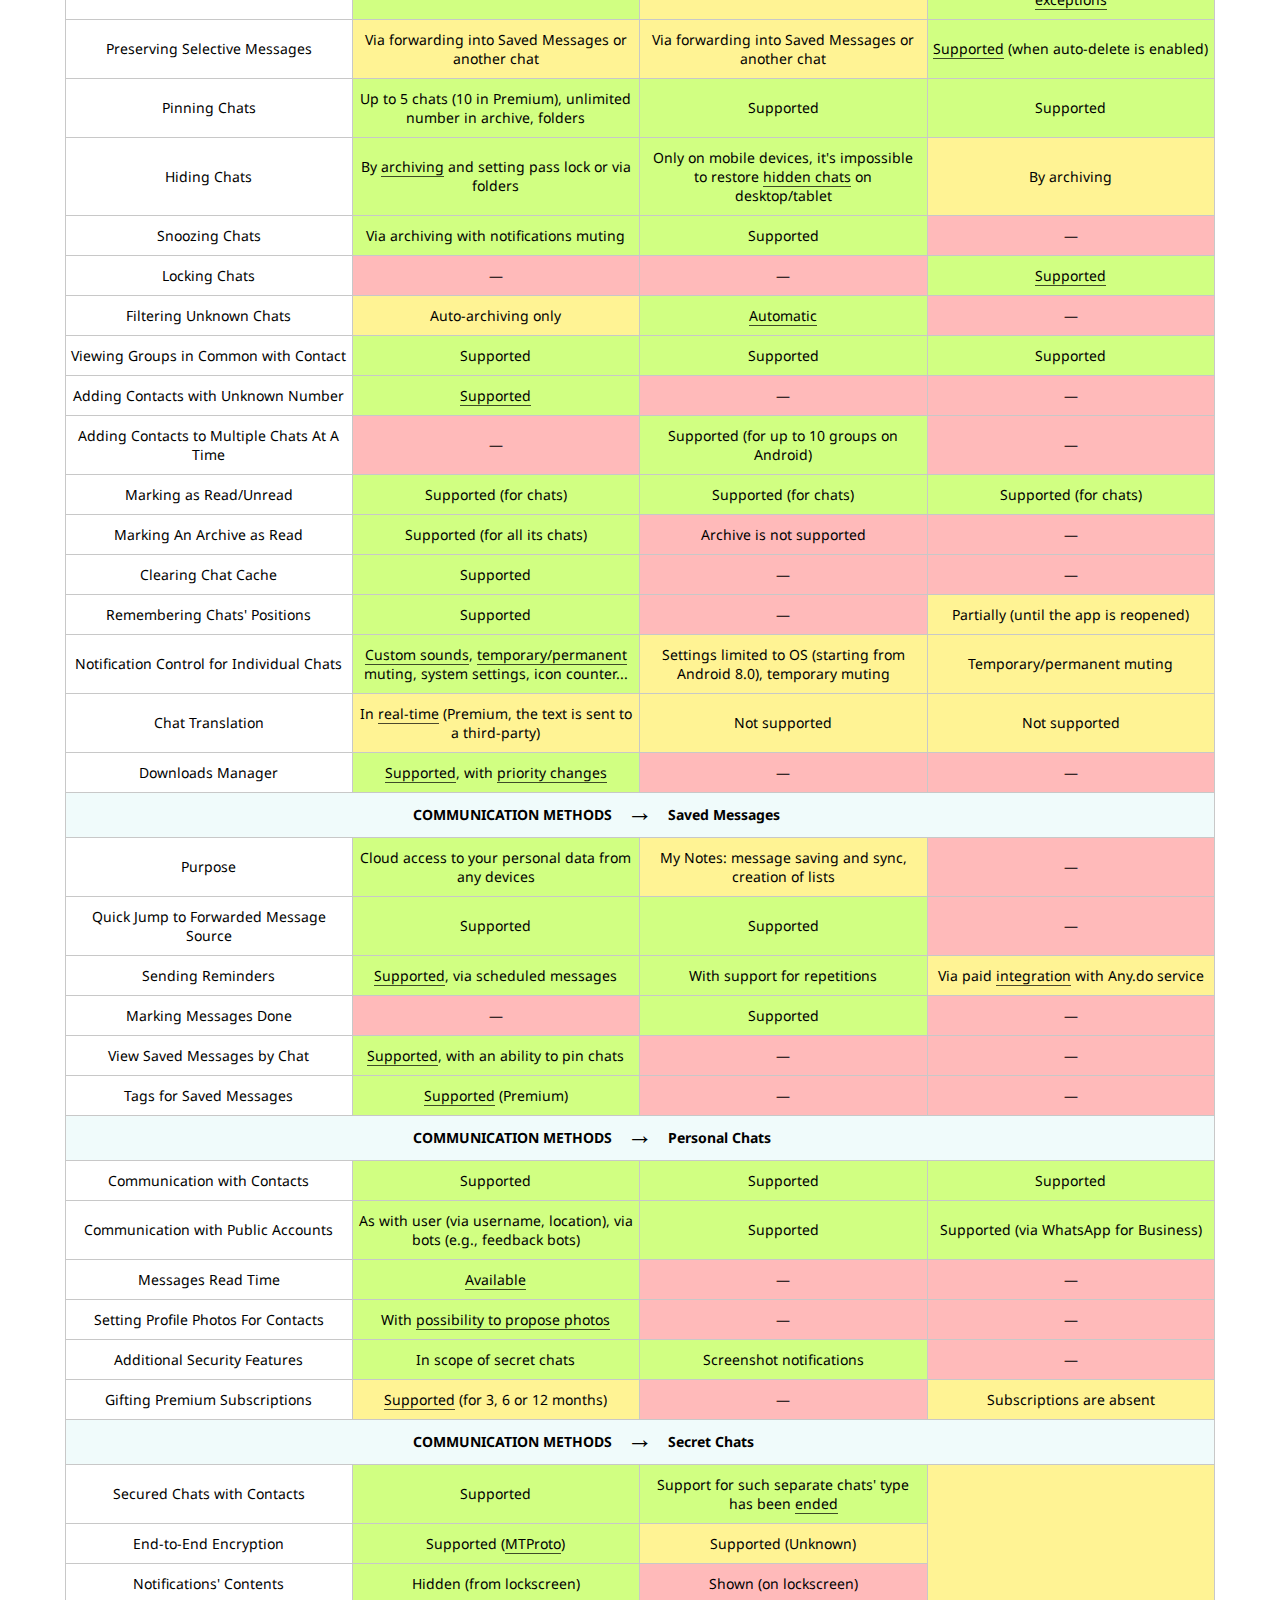
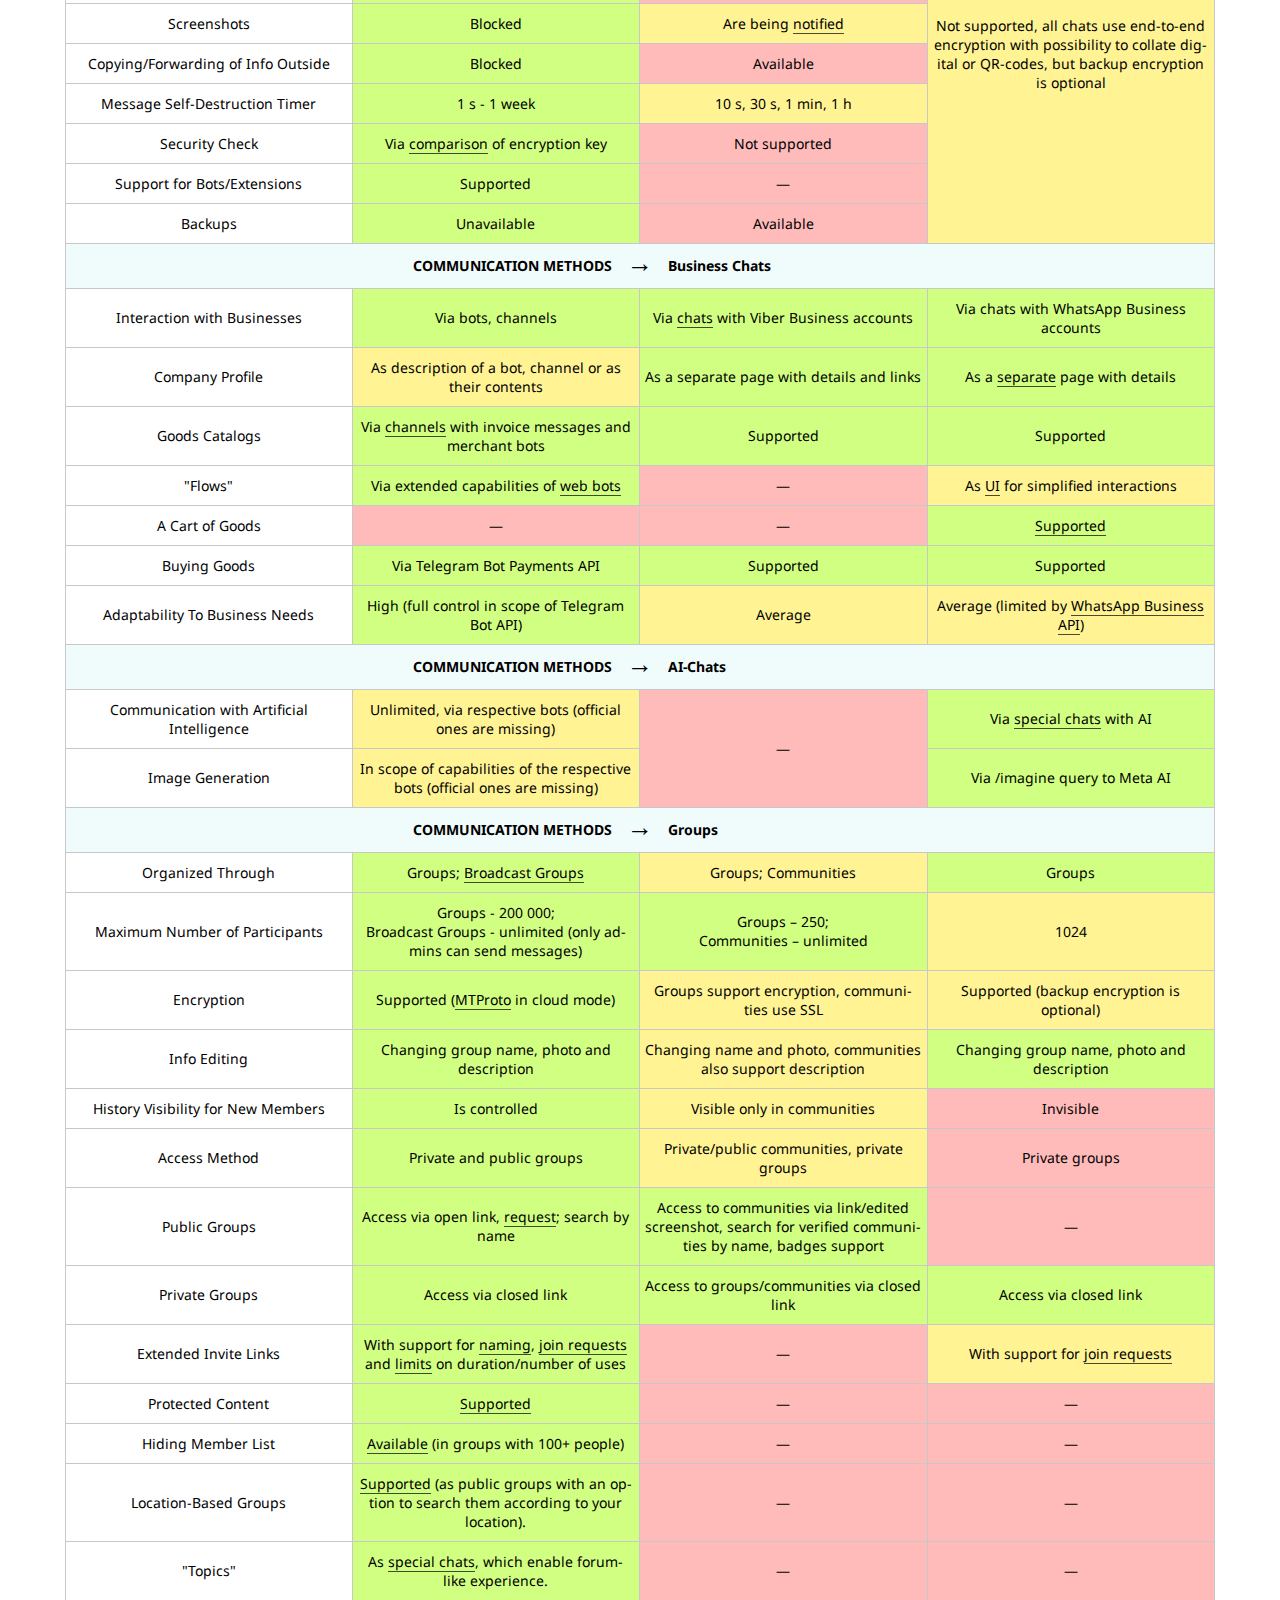
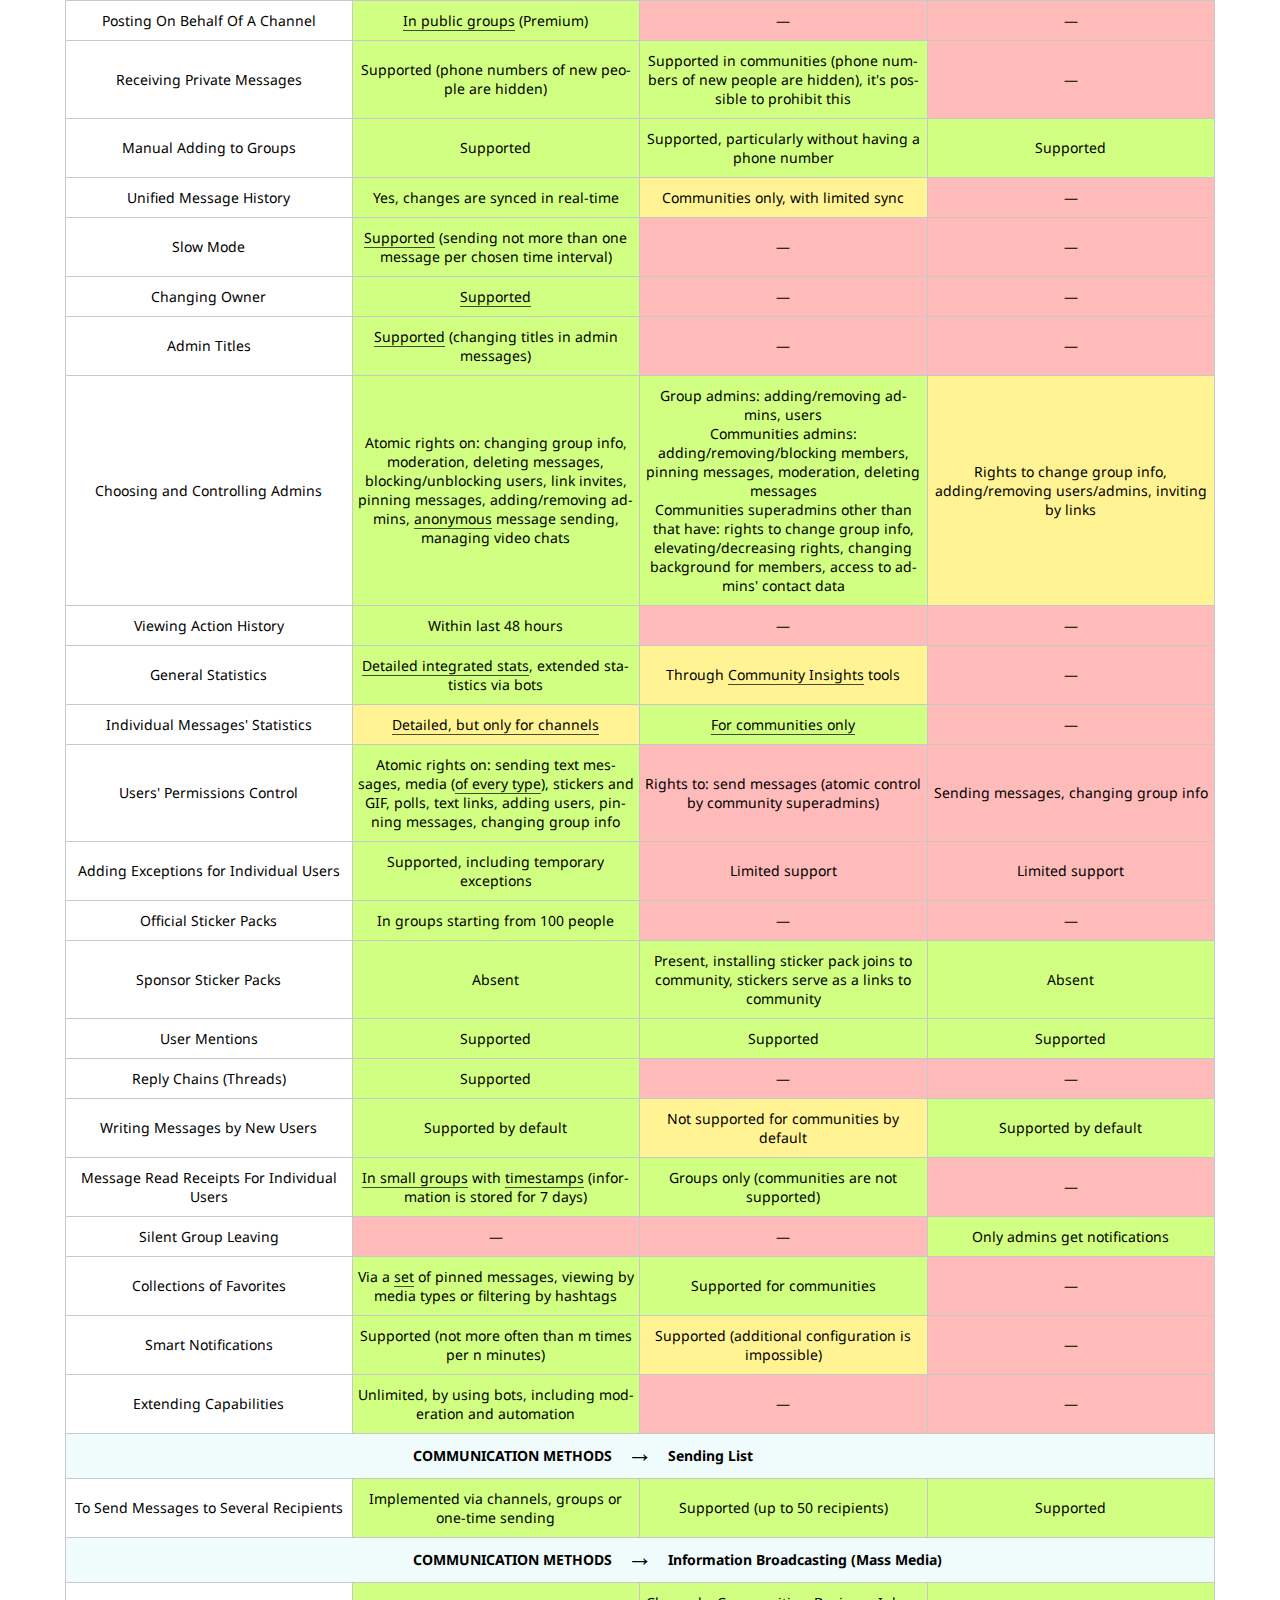
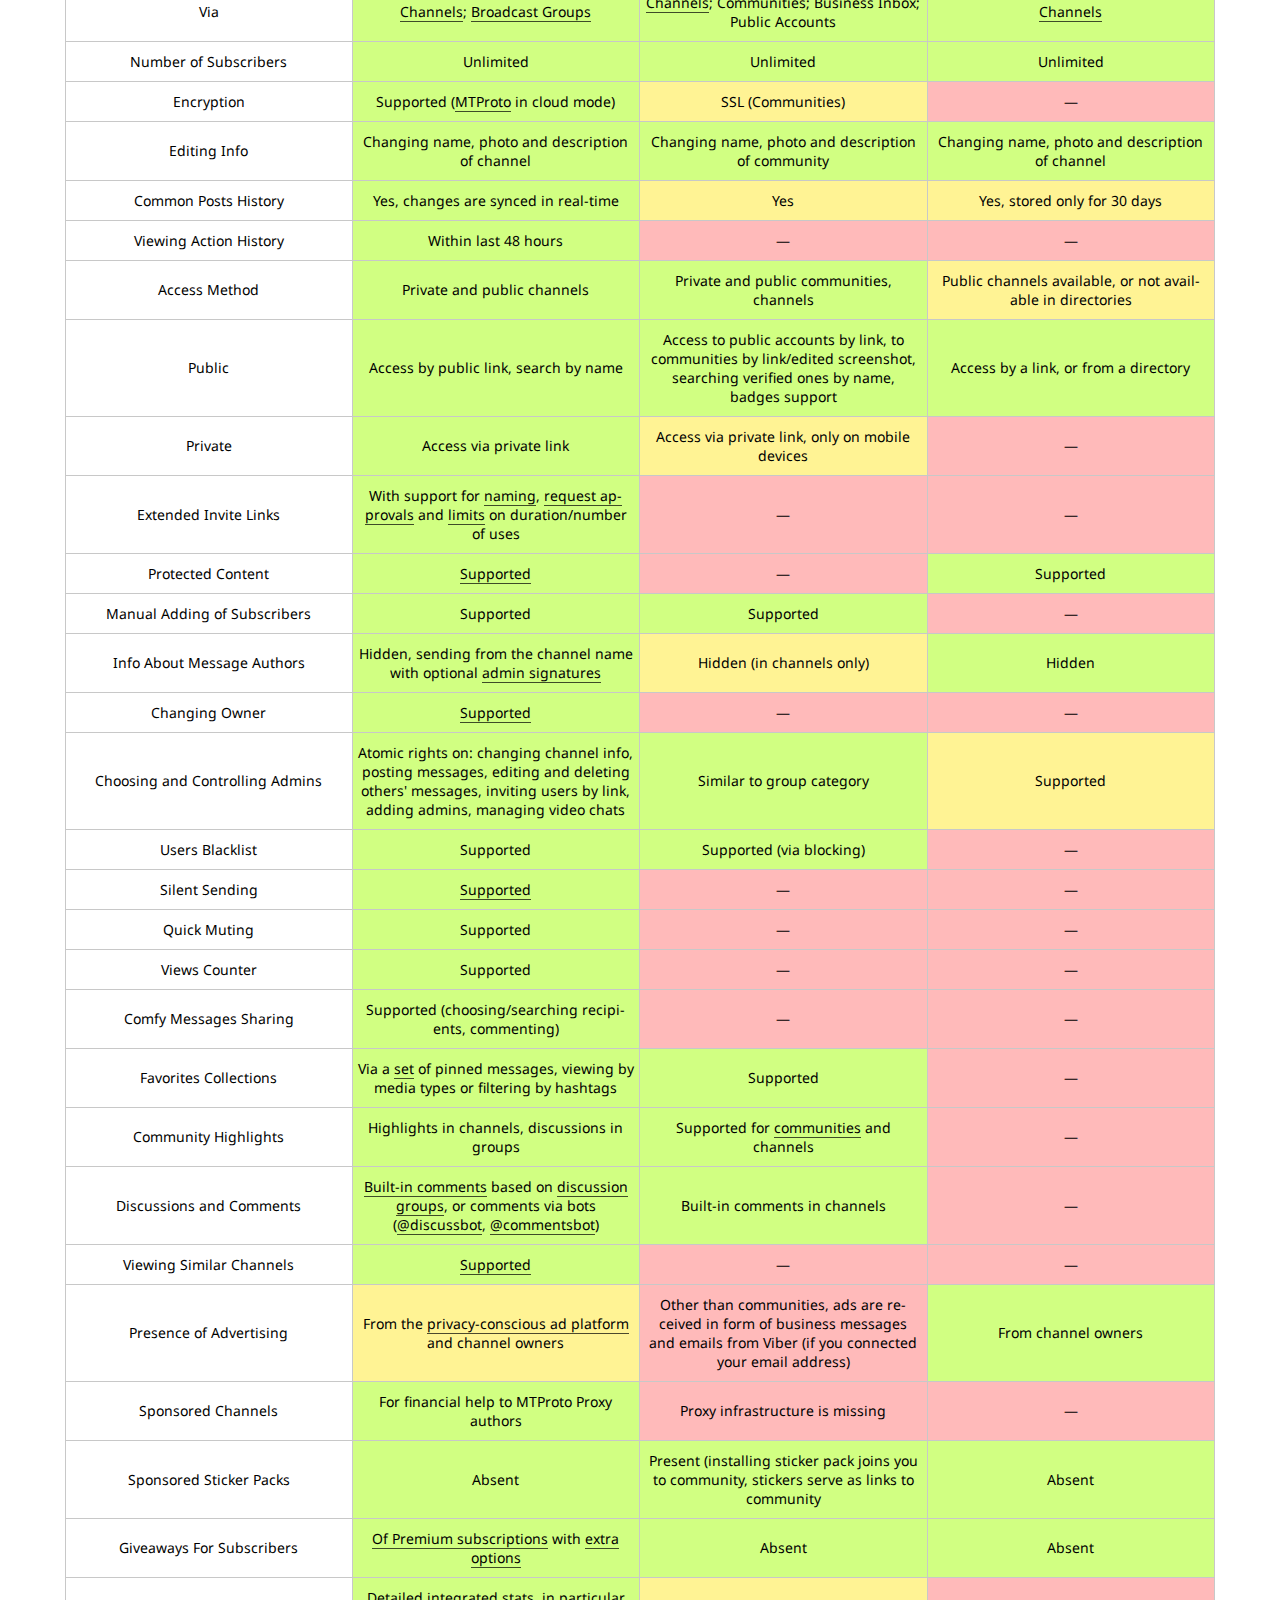
<file: en/index.html>
<!DOCTYPE html>
               <html lang="en">
                    <head>                        
                        <meta name="viewport" content="width=device-width">
                        <meta http-equiv="content-type" content="text/html; charset=utf-8" />
                        <meta property="og:site_name" content="MessengerComparison">
                        <meta property="og:title" content="A Detailed Messenger Comparison">
                        <meta property="og:description" content="Which messaging service will you pick?">
                        <meta property="og:image" content="https://jayxt.github.io/MessengerComparison/preview.png">                        
                        <title>MessengerComparison</title>
                        <link rel="shortcut icon" href="../favicon.ico" type="image/x-icon">
                        <link href="https://fonts.googleapis.com/css?family=Noto+Sans" rel="stylesheet">
                        <link rel="stylesheet" type="text/css" href="../css/styles.css">
                    </head>
                    <body>
                        <div class="language">
                            <h4>EN</h4>
<a href="../it">IT</a>
<a href="../pt">PT</a>
<a href="../ru">RU</a>
<a href="../uk">UK</a>

                        </div>
                        <section class="main">
                            <div class="headline">
                                <h1>A Detailed Messenger Comparison</h1>

                                <h2 class="warning">The project is currently <a href="https://telegra.ph/MessengerComparison-Freeze-01-08">put on hold</a>.
Translation updated: 02 of February, 2024</h2>

                                                                
                            </div>
                            <table>
                                <colgroup>
                                    <col class="feature-col">
                                    <col class="service-col">
                                    <col class="service-col">
                                    <col class="service-col">
                                </colgroup>
                                <thead>
                                    <tr>
                                        <th class="header">Feature</th>
                                        <th class="header">
                                            <span class="telegram-icon">Telegram</span>
                                        </th>
                                        <th class="header">
                                            <span class="viber-icon">Viber</span>
                                        </th>
                                        <th class="header">
                                            <span class="whatsapp-icon">WhatsApp</span>
                                        </th>
                                    </tr>                            
                                </thead>
                                <tbody>
            

                    <tr>
                        <th scope="col" class="category" colspan="4">
                           <div class="category-container">
                                <span class="group-text">
                                    <a class="anchor" name="General--Business-Model" href="#General--Business-Model">
                                        <i class="anchor-icon"></i>
                                    </a>
                                    General
                                </span>
                                <span class="category-arrow">&rarr;</span>
                                <span class="aspect-text">Business Model</span>
                           </div>                              
                        </th>
                    </tr>
                    
<tr>

                                <td>Company
</td>
                            

                                <td class="">Telegram FZ LLC
</td>
                                

                                <td class="">Rakuten, Inc.
</td>
                                

                                <td class="disadvantage"><a href="https://en.wikipedia.org/wiki/Criticism_of_Facebook">Meta (Facebook)</a>
</td>
                                

                        </tr>
<tr>

                                <td>Type
</td>
                            

                                <td class="advantage"><a href="https://telegram.org/faq#q-how-are-you-going-to-make-money-out-of-this">Not-for-profit</a>
</td>
                                

                                <td class="mediocrity">Commercial
</td>
                                

                                <td class="mediocrity">Commercial
</td>
                                

                        </tr>
<tr>

                                <td>Funding Source
</td>
                            

                                <td class="advantage"><a href="https://promote.telegram.org/basics">Privacy-conscious ad platform</a> or <a href="https://telegram.org/blog/700-million-and-premium">Telegram Premium</a> subscriptions; <a href="https://fragment.com/">Fragment</a>; Pavel Durov
</td>
                                

                                <td class="mediocrity"><a href="https://support.viber.com/customer/en/portal/articles/2536775">Ads</a>, paid features (stickers, local numbers, Viber Out), <a href="https://www.viber.com/en/blog/2023-10-04/introducing-viber-plus/">Viber Plus</a>
</td>
                                

                                <td class="mediocrity">Advertising and subscriptions
</td>
                                

                        </tr>

                    <tr>
                        <th scope="col" class="category" colspan="4">
                           <div class="category-container">
                                <span class="group-text">
                                    <a class="anchor" name="General--Openness" href="#General--Openness">
                                        <i class="anchor-icon"></i>
                                    </a>
                                    General
                                </span>
                                <span class="category-arrow">&rarr;</span>
                                <span class="aspect-text">Openness</span>
                           </div>                              
                        </th>
                    </tr>
                    
<tr>

                                <td>Idea
</td>
                            

                                <td class="advantage"><a href="https://telegram.org/blog/200-million">Freedom</a> of <a href="https://telegram.org/faq#q-do-you-process-data-requests">secured and private</a> communication available for everyone
</td>
                                

                                <td class="mediocrity">&quot;<a href="https://www.viber.com/security/">The most secure</a> messenger.&quot; Backups are not encrypted.
</td>
                                

                                <td class="disadvantage">&quot;<a href="https://www.whatsapp.com/security/">Privacy and security</a> – is in our DNA&quot; <a href="https://telegra.ph/Why-WhatsApp-Will-Never-Be-Secure-05-15">Vulnerabilities</a>, <a href="https://telegra.ph/Why-Using-WhatsApp-Is-Dangerous-01-30-4">data leaks</a> were discovered.
</td>
                                

                        </tr>
<tr>

                                <td>Privacy Policy
</td>
                            

                                <td class="advantage"><a href="https://telegram.org/privacy">Clear and transparent</a>
</td>
                                

                                <td class="mediocrity"><a href="https://www.viber.com/terms/viber-privacy-policy/">Of mediocre complexity</a>
</td>
                                

                                <td class="disadvantage"><a href="https://www.whatsapp.com/legal?eea=1#privacy-policy-how-the-general-data-protection-regulation-applies-to-our-european-region-users">Complicated enough</a>
</td>
                                

                        </tr>
<tr>

                                <td>Disclosing User Data To Third Parties
</td>
                            

                                <td class="mediocrity"><a href="https://telegram.org/privacy#8-3-law-enforcement-authorities">Phones numbers and IP-addresses</a> could be disclosed based on court orders
</td>
                                

                                <td class="disadvantage"><a href="https://www.viber.com/terms/viber-privacy-policy/">Possible, to partners in particular</a>
</td>
                                

                                <td class="disadvantage"><a href="https://www.whatsapp.com/legal/updates/privacy-policy?eea=0#privacy-policy-updates-how-we-work-with-other-facebook-companies">To Facebook and related companies</a>
</td>
                                

                        </tr>
<tr>

                                <td>Documentation
</td>
                            

                                <td class="advantage"><a href="https://core.telegram.org/">Open and detailed</a>
</td>
                                

                                <td class="mediocrity"><a href="https://developers.viber.com/docs/all/">Open and detailed</a> (development of new apps is impossible)
</td>
                                

                                <td class="disadvantage">Almost absent
</td>
                                

                        </tr>
<tr>

                                <td>Collaboration with Community
</td>
                            

                                <td class="advantage">Crowdsourcing and <a href="https://contest.com/">contests</a>
</td>
                                

                                <td class="disadvantage">&#8212;</td>
                                

                                <td class="advantage">In scope of a <a href="https://about.facebook.com/community/">separate</a> initiative
</td>
                                

                        </tr>
<tr>

                                <td>Press Requests
</td>
                            

                                <td class="advantage">Via <a href="https://t.me/PressBot">@PressBot</a>
</td>
                                

                                <td class="disadvantage">&#8212;</td>
                                

                                <td class="advantage">Via press@fb.com
</td>
                                

                        </tr>
<tr>

                                <td>Apps
</td>
                            

                                <td class="advantage"><a href="https://telegram.org/apps#source-code">Open-sourced</a>, with a <a href="https://core.telegram.org/reproducible-builds">possibility</a> to verify the source code in use
</td>
                                

                                <td class="disadvantage">Closed
</td>
                                

                                <td class="disadvantage">Closed
</td>
                                

                        </tr>
<tr>

                                <td>Server Side
</td>
                            

                                <td class="disadvantage">Closed
</td>
                                

                                <td class="disadvantage">Closed
</td>
                                

                                <td class="disadvantage">Closed
</td>
                                

                        </tr>
<tr>

                                <td>Encryption Protocol
</td>
                            

                                <td class="advantage">Self-developed open <a href="https://core.telegram.org/mtproto">MTProto</a>
</td>
                                

                                <td class="mediocrity">Semi-closed proprietary protocol (some <a href="https://www.viber.com/app/uploads/Viber-Encryption-Overview.pdf">documentation</a> is available)
</td>
                                

                                <td class="mediocrity">Open Signal (closed-source app doesn't allow to verify implementation)
</td>
                                

                        </tr>

                    <tr>
                        <th scope="col" class="category" colspan="4">
                           <div class="category-container">
                                <span class="group-text">
                                    <a class="anchor" name="General--Audience" href="#General--Audience">
                                        <i class="anchor-icon"></i>
                                    </a>
                                    General
                                </span>
                                <span class="category-arrow">&rarr;</span>
                                <span class="aspect-text">Audience</span>
                           </div>                              
                        </th>
                    </tr>
                    
<tr>

                                <td>Number of Active Users
</td>
                            

                                <td class="mediocrity"><a href="https://t.me/durov/215">800 millions</a>
</td>
                                

                                <td class="mediocrity"><a href="https://en.wikipedia.org/wiki/Messaging_apps">260 millions</a>
</td>
                                

                                <td class="advantage"><a href="https://blog.whatsapp.com/10000666/Two-Billion-Users--Connecting-the-World-Privately">2000 millions</a>
</td>
                                

                        </tr>

                    <tr>
                        <th scope="col" class="category" colspan="4">
                           <div class="category-container">
                                <span class="group-text">
                                    <a class="anchor" name="General--Support" href="#General--Support">
                                        <i class="anchor-icon"></i>
                                    </a>
                                    General
                                </span>
                                <span class="category-arrow">&rarr;</span>
                                <span class="aspect-text">Support</span>
                           </div>                              
                        </th>
                    </tr>
                    
<tr>

                                <td>FAQ and User Guides
</td>
                            

                                <td class="advantage"><a href="https://telegram.org/faq">Basic</a> and <a href="https://core.telegram.org/techfaq">technical</a>
</td>
                                

                                <td class="advantage">Detailed information on <a href="https://support.viber.com/">support website</a>
</td>
                                

                                <td class="advantage"><a href="https://faq.whatsapp.com/">Structured FAQ with instructions</a>
</td>
                                

                        </tr>
<tr>

                                <td>Blog
</td>
                            

                                <td class="advantage">Simple, descriptive, interesting <a href="https://telegram.org/blog">blog</a> that describes all updates and is well integrated with apps
</td>
                                

                                <td class="mediocrity"><a href="https://www.viber.com/blog/">Available</a>, provides only selective or marketing info
</td>
                                

                                <td class="disadvantage"><a href="https://blog.whatsapp.com/">Available</a>, though is updated rarely and provides almost no info about the updates
</td>
                                

                        </tr>
<tr>

                                <td>Showcasing Features
</td>
                            

                                <td class="advantage"><a href="https://telegram.org/blog/payments-2-0-scheduled-voice-chats#tips-and-new-android-animations">Integrated</a> via animations on <a href="https://t.me/TelegramTips">Telegram Tips</a> channel and on the blog
</td>
                                

                                <td class="mediocrity">Limited, via support website, blog
</td>
                                

                                <td class="mediocrity">Limited, via FAQ, blog
</td>
                                

                        </tr>
<tr>

                                <td>Support Model
</td>
                            

                                <td class="disadvantage">Volunteer support (<a href="https://core.telegram.org/tsi">TSF</a>)
</td>
                                

                                <td class="advantage">Commercial support (<a href="https://www.viber.com/en/blog/2023-10-04/introducing-viber-plus/">24/7 for Plus</a>)
</td>
                                

                                <td class="advantage">Commercial support
</td>
                                

                        </tr>

                    <tr>
                        <th scope="col" class="category" colspan="4">
                           <div class="category-container">
                                <span class="group-text">
                                    <a class="anchor" name="General--Fight-Against-Violations" href="#General--Fight-Against-Violations">
                                        <i class="anchor-icon"></i>
                                    </a>
                                    General
                                </span>
                                <span class="category-arrow">&rarr;</span>
                                <span class="aspect-text">Fight Against Violations</span>
                           </div>                              
                        </th>
                    </tr>
                    
<tr>

                                <td>Spam Control
</td>
                            

                                <td class="mediocrity"><a href="https://telegram.org/faq_spam">Available</a>, with support for <a href="https://telegram.org/blog/privacy-discussions-web-bots#scam-alerts">labels</a> (there are issues with spam in large groups/channels); <a href="https://telegram.org/blog/ultimate-privacy-topics-2-0/#aggressive-anti-spam">&quot;Aggressive Anti-Spam&quot;</a> option is available in groups
</td>
                                

                                <td class="mediocrity"><a href="https://www.viber.com/en/blog/2021-01-27/securitips-how-to-play-it-safe-on-viber-and-how-your-chats-are-kept-private/">In particular via message requests box</a> (companies' spam, ads and redundant notifications are still received)
</td>
                                

                                <td class="advantage">Available
</td>
                                

                        </tr>
<tr>

                                <td>Illegal/Criminal Content
</td>
                            

                                <td class="disadvantage"><a href="https://telegram.org/faq#q-there-39s-illegal-content-on-telegram-how-do-i-take-it-down">It's blocked</a>, but with delays
</td>
                                

                                <td class="advantage">Is blocked
</td>
                                

                                <td class="advantage">Is blocked
</td>
                                

                        </tr>

                    <tr>
                        <th scope="col" class="category" colspan="4">
                           <div class="category-container">
                                <span class="group-text">
                                    <a class="anchor" name="General--Contacting-Users" href="#General--Contacting-Users">
                                        <i class="anchor-icon"></i>
                                    </a>
                                    General
                                </span>
                                <span class="category-arrow">&rarr;</span>
                                <span class="aspect-text">Contacting Users</span>
                           </div>                              
                        </th>
                    </tr>
                    
<tr>

                                <td>Via
</td>
                            

                                <td class="advantage">Phone number, <a href="https://telegram.org/blog/ultimate-privacy-topics-2-0/#sign-up-without-a-sim-card">paid anonymous number</a>, username, groups and <a href="https://telegram.org/blog/new-profiles-people-nearby#people-nearby-2-0">location</a> (turned off by default)
</td>
                                

                                <td class="disadvantage">Phone number, communities
</td>
                                

                                <td class="disadvantage">Phone number
</td>
                                

                        </tr>

                    <tr>
                        <th scope="col" class="category" colspan="4">
                           <div class="category-container">
                                <span class="group-text">
                                    <a class="anchor" name="Architecture--Type-of" href="#Architecture--Type-of">
                                        <i class="anchor-icon"></i>
                                    </a>
                                    Architecture
                                </span>
                                <span class="category-arrow">&rarr;</span>
                                <span class="aspect-text">Type of</span>
                           </div>                              
                        </th>
                    </tr>
                    
<tr>

                                <td>Infrastructure
</td>
                            

                                <td class="advantage">Cloud-based and distributed with servers all around the world and support for encrypted CDN-caching of media
</td>
                                

                                <td class="disadvantage">Hybrid (solely for message delivery)
</td>
                                

                                <td class="disadvantage">Hybrid (solely for message delivery)
</td>
                                

                        </tr>

                    <tr>
                        <th scope="col" class="category" colspan="4">
                           <div class="category-container">
                                <span class="group-text">
                                    <a class="anchor" name="Architecture--Non-Functional-Specifications" href="#Architecture--Non-Functional-Specifications">
                                        <i class="anchor-icon"></i>
                                    </a>
                                    Architecture
                                </span>
                                <span class="category-arrow">&rarr;</span>
                                <span class="aspect-text">Non-Functional Specifications</span>
                           </div>                              
                        </th>
                    </tr>
                    
<tr>

                                <td>Message Sending Speed
</td>
                            

                                <td class="advantage">≈ 150 milliseconds
</td>
                                

                                <td class="mediocrity">≈ 900 milliseconds
</td>
                                

                                <td class="mediocrity">≈ 550 milliseconds
</td>
                                

                        </tr>
<tr>

                                <td>Amount of Traffic Needed to Send a Message
</td>
                            

                                <td class="advantage">Minimal
</td>
                                

                                <td class="mediocrity">Average
</td>
                                

                                <td class="mediocrity">Average
</td>
                                

                        </tr>
<tr>

                                <td>Scale of Search and Access to Content
</td>
                            

                                <td class="advantage">Millions of messages
</td>
                                

                                <td class="disadvantage">Thousands of messages
</td>
                                

                                <td class="disadvantage">Thousands of messages
</td>
                                

                        </tr>
<tr>

                                <td>Fault Tolerance and Reliability
</td>
                            

                                <td class="advantage">High
</td>
                                

                                <td class="mediocrity">Average
</td>
                                

                                <td class="mediocrity">Average
</td>
                                

                        </tr>

                    <tr>
                        <th scope="col" class="category" colspan="4">
                           <div class="category-container">
                                <span class="group-text">
                                    <a class="anchor" name="Architecture--Sync" href="#Architecture--Sync">
                                        <i class="anchor-icon"></i>
                                    </a>
                                    Architecture
                                </span>
                                <span class="category-arrow">&rarr;</span>
                                <span class="aspect-text">Sync</span>
                           </div>                              
                        </th>
                    </tr>
                    
<tr>

                                <td>Type
</td>
                            

                                <td class="advantage">Cloud-based and instantaneous
</td>
                                

                                <td class="disadvantage">1 primary device (phone/tablet) and a few secondary devices (tablets/PCs), which sync with the primary device
</td>
                                

                                <td class="mediocrity"><a href="https://engineering.fb.com/2021/07/14/security/whatsapp-multi-device/">Hybrid</a>, with support for <a href="https://blog.whatsapp.com/one-whatsapp-account-now-across-multiple-phones">multiple</a> mobile devices
</td>
                                

                        </tr>
<tr>

                                <td>Number of Devices
</td>
                            

                                <td class="advantage">Unlimited
</td>
                                

                                <td class="disadvantage">One primary device and a few secondary ones
</td>
                                

                                <td class="mediocrity">5 (including a phone)
</td>
                                

                        </tr>
<tr>

                                <td>Content for Sync
</td>
                            

                                <td class="advantage">All chats' data, settings
</td>
                                

                                <td class="disadvantage">Chats data (one-time only), communities
</td>
                                

                                <td class="disadvantage">Chats data (one-time only)
</td>
                                

                        </tr>
<tr>

                                <td>Content Download
</td>
                            

                                <td class="advantage">Dynamic, in real-time, on demand
</td>
                                

                                <td class="disadvantage">One-time server delivery
</td>
                                

                                <td class="disadvantage">One-time server delivery
</td>
                                

                        </tr>

                    <tr>
                        <th scope="col" class="category" colspan="4">
                           <div class="category-container">
                                <span class="group-text">
                                    <a class="anchor" name="Architecture--Backup" href="#Architecture--Backup">
                                        <i class="anchor-icon"></i>
                                    </a>
                                    Architecture
                                </span>
                                <span class="category-arrow">&rarr;</span>
                                <span class="aspect-text">Backup</span>
                           </div>                              
                        </th>
                    </tr>
                    
<tr>

                                <td>Type
</td>
                            

                                <td class="advantage">Cloud-based and automated
</td>
                                

                                <td class="disadvantage">Manual, on schedule via Google Drive/Apple iCloud for mobile devices only
</td>
                                

                                <td class="disadvantage">Manual, on schedule both locally and via Google Drive/Apple iCloud
</td>
                                

                        </tr>
<tr>

                                <td>Backup Contents
</td>
                            

                                <td class="advantage">All of the data, except secret chats, including: chats, messages, settings, media and files
</td>
                                

                                <td class="mediocrity">Text messages, media and account data
</td>
                                

                                <td class="disadvantage">Text messages and media
</td>
                                

                        </tr>
<tr>

                                <td>Recovery
</td>
                            

                                <td class="advantage">Unlimited
</td>
                                

                                <td class="disadvantage">Only to a phone with the same OS
</td>
                                

                                <td class="mediocrity">Manual, migration is limited to <a href="https://blog.whatsapp.com/taking-your-chats-with-you">certain</a> devices only
</td>
                                

                        </tr>
<tr>

                                <td>Data Retention Period
</td>
                            

                                <td class="advantage">Unlimited, but incase your acccount was inactive during 6 months (by default), its data will be deleted
</td>
                                

                                <td class="disadvantage">Until a new backup overwrites the old data and depending on Google Drive/Apple iCloud policy
</td>
                                

                                <td class="disadvantage">Temporary and until overwriting, Google Drive backups older than one year are lost
</td>
                                

                        </tr>
<tr>

                                <td>Internal Storage
</td>
                            

                                <td class="advantage">Only for downloaded content
</td>
                                

                                <td class="disadvantage">Saves all content
</td>
                                

                                <td class="disadvantage">Saves all content and full local backups
</td>
                                

                        </tr>

                    <tr>
                        <th scope="col" class="category" colspan="4">
                           <div class="category-container">
                                <span class="group-text">
                                    <a class="anchor" name="Architecture--Security" href="#Architecture--Security">
                                        <i class="anchor-icon"></i>
                                    </a>
                                    Architecture
                                </span>
                                <span class="category-arrow">&rarr;</span>
                                <span class="aspect-text">Security</span>
                           </div>                              
                        </th>
                    </tr>
                    
<tr>

                                <td>In-Transit Data Encryption
</td>
                            

                                <td class="advantage">End-to-end (secret chats), client-server (cloud chats)
</td>
                                

                                <td class="mediocrity">Theoretically end-to-end encryption (implementation cannot be verified)
</td>
                                

                                <td class="mediocrity">Тheoretically end-to-end encryption via Signal (implementation cannot be verified)
</td>
                                

                        </tr>
<tr>

                                <td>Encryption of Server-Stored Data
</td>
                            

                                <td class="advantage">Supported (cloud chats only are saved)
</td>
                                

                                <td class="disadvantage">Google/Apple backups are not encrypted
</td>
                                

                                <td class="mediocrity">Encryption of Google/Apple backups <a href="https://faq.whatsapp.com/general/chats/about-end-to-end-encrypted-backup">is possible</a>
</td>
                                

                        </tr>
<tr>

                                <td>Location of The Encryption Key For Stored Data
</td>
                            

                                <td class="advantage">Split across different jurisdictions
</td>
                                

                                <td class="disadvantage">&#8212;</td>
                                

                                <td class="disadvantage">&#8212;</td>
                                

                        </tr>
<tr>

                                <td>Results of The Latest Encryption Contest
</td>
                            

                                <td class="advantage"><a href="https://telegram.org/blog/cryptocontest-ends">No winners identified</a> ($300 000 bounty)
</td>
                                

                                <td class="disadvantage">&#8212;</td>
                                

                                <td class="disadvantage">&#8212;</td>
                                

                        </tr>
<tr>

                                <td>Encryption Protocol Meets <a href="https://en.wikipedia.org/wiki/Ciphertext_indistinguishability">IND-CCA</a>
</td>
                            

                                <td class="advantage"><a href="https://core.telegram.org/techfaq#what-about-ind-cca">Yes</a>
</td>
                                

                                <td class="disadvantage">&#8212;</td>
                                

                                <td class="disadvantage">&#8212;</td>
                                

                        </tr>
<tr>

                                <td><a href="https://uk.wikipedia.org/wiki/%D0%9F%D1%80%D1%8F%D0%BC%D0%B0_%D1%81%D0%B5%D0%BA%D1%80%D0%B5%D1%82%D0%BD%D1%96%D1%81%D1%82%D1%8C">Perfect Forward Secrecy</a>
</td>
                            

                                <td class="advantage"><a href="https://core.telegram.org/api/pfs">Підтримується</a>
</td>
                                

                                <td class="advantage"><a href="https://www.viber.com/app/uploads/Viber-Encryption-Overview.pdf">Підтримується</a>
</td>
                                

                                <td class="advantage"><a href="https://www.whatsapp.com/security/WhatsApp-Security-Whitepaper.pdf">Підтримується</a>
</td>
                                

                        </tr>
<tr>

                                <td>Notifications About 2FA Settings Changes
</td>
                            

                                <td class="advantage"><a href="https://telegram.org/blog/animated-backgrounds#login-info-reminders">Supported</a>
</td>
                                

                                <td class="disadvantage">&#8212;</td>
                                

                                <td class="disadvantage">&#8212;</td>
                                

                        </tr>
<tr>

                                <td>Extended Device Verification
</td>
                            

                                <td class="disadvantage">&#8212;</td>
                                

                                <td class="disadvantage">&#8212;</td>
                                

                                <td class="advantage"><a href="https://blog.whatsapp.com/new-security-features-account-protect-device-verification-automatic-security-codes">Supported</a>
</td>
                                

                        </tr>

                    <tr>
                        <th scope="col" class="category" colspan="4">
                           <div class="category-container">
                                <span class="group-text">
                                    <a class="anchor" name="Architecture--Blocking-Bypass" href="#Architecture--Blocking-Bypass">
                                        <i class="anchor-icon"></i>
                                    </a>
                                    Architecture
                                </span>
                                <span class="category-arrow">&rarr;</span>
                                <span class="aspect-text">Blocking Bypass</span>
                           </div>                              
                        </th>
                    </tr>
                    
<tr>

                                <td>Via Integrated Mechanisms
</td>
                            

                                <td class="advantage">Present
</td>
                                

                                <td class="disadvantage">&#8212;</td>
                                

                                <td class="disadvantage">&#8212;</td>
                                

                        </tr>
<tr>

                                <td>Proxy Support
</td>
                            

                                <td class="advantage">Present
</td>
                                

                                <td class="advantage">Present
</td>
                                

                                <td class="advantage">Present
</td>
                                

                        </tr>
<tr>

                                <td>Extended Tools with Support for Encryption
</td>
                            

                                <td class="advantage"><a href="https://hybridtechcar.com/2018/05/26/telegram-mtproto-proxy/">MTProto Proxy</a>
</td>
                                

                                <td class="advantage">Shadowsocks, GoQuiet, Cloak
</td>
                                

                                <td class="disadvantage">&#8212;</td>
                                

                        </tr>

                    <tr>
                        <th scope="col" class="category" colspan="4">
                           <div class="category-container">
                                <span class="group-text">
                                    <a class="anchor" name="Architecture--Apps" href="#Architecture--Apps">
                                        <i class="anchor-icon"></i>
                                    </a>
                                    Architecture
                                </span>
                                <span class="category-arrow">&rarr;</span>
                                <span class="aspect-text">Apps</span>
                           </div>                              
                        </th>
                    </tr>
                    
<tr>

                                <td>Supported OS
</td>
                            

                                <td class="advantage"><a href="https://telegram.org/blog/payments-2-0-scheduled-voice-chats#direct-download-for-android">Android</a>, iOS, Windows, macOS, Linux, Wear OS, watchOS
</td>
                                

                                <td class="advantage">Android, iOS, Windows, macOS, Linux, Wear OS, watchOS
</td>
                                

                                <td class="disadvantage">Android, iOS, Windows, macOS
</td>
                                

                        </tr>
<tr>

                                <td>Availability of Web-version
</td>
                            

                                <td class="advantage"><a href="https://telegram.org/blog/payments-2-0-scheduled-voice-chats#new-web-versions">Two</a> standalone, lightweight and adaptive web clients
</td>
                                

                                <td class="disadvantage">&#8212;</td>
                                

                                <td class="mediocrity">Available (as an addition to the mobile app)
</td>
                                

                        </tr>
<tr>

                                <td>Availability of Portable-Version
</td>
                            

                                <td class="advantage">Available
</td>
                                

                                <td class="disadvantage">&#8212;</td>
                                

                                <td class="disadvantage">&#8212;</td>
                                

                        </tr>
<tr>

                                <td>Tight Binding to Mobile Clients
</td>
                            

                                <td class="advantage">Absent
</td>
                                

                                <td class="disadvantage">Present
</td>
                                

                                <td class="disadvantage">Present
</td>
                                

                        </tr>
<tr>

                                <td>Power Saving Mode
</td>
                            

                                <td class="advantage">With <a href="https://telegram.org/blog/power-saving#power-saving-mode">extended</a> configuration
</td>
                                

                                <td class="disadvantage">&#8212;</td>
                                

                                <td class="disadvantage">&#8212;</td>
                                

                        </tr>
<tr>

                                <td>Support for Data Import
</td>
                            

                                <td class="advantage"><a href="https://telegram.org/blog/move-history">Importing chats and groups</a> from WhatsApp, Line, KakaoTalk (message sending dates <a href="https://telegram.org/blog/autodelete-inv2/uk?setln=en#improved-chat-import">are preserved</a>)
</td>
                                

                                <td class="disadvantage">&#8212;</td>
                                

                                <td class="disadvantage">&#8212;</td>
                                

                        </tr>
<tr>

                                <td>Support for Data Export
</td>
                            

                                <td class="advantage"><a href="https://telegram.org/blog/export-and-more">Flexible export</a> from Telegram Desktop into JSON/HTML
</td>
                                

                                <td class="mediocrity">Limited sending of chat history to email and personal data export in Viber
</td>
                                

                                <td class="mediocrity">Limited sending of individual chats' history to email or export to local storage
</td>
                                

                        </tr>
<tr>

                                <td>Support for Multiple Accounts
</td>
                            

                                <td class="advantage"><a href="https://telegram.org/blog/profile-videos-people-nearby-and-more#multiple-accounts-on-telegram-desktop">Available</a> (3 without subscription, 4 with Premium)
</td>
                                

                                <td class="disadvantage">&#8212;</td>
                                

                                <td class="mediocrity">Up to <a href="https://blog.whatsapp.com/multiple-accounts-coming-to-whatsapp">two</a> (Android)
</td>
                                

                        </tr>
<tr>

                                <td>Alternative Clients
</td>
                            

                                <td class="advantage"><a href="https://telegram.org/apps#telegram-database-library-tdlib">Present</a>
</td>
                                

                                <td class="disadvantage">&#8212;</td>
                                

                                <td class="mediocrity">WhatsApp for Business (despite marketing features it creates excessive fragmentation)
</td>
                                

                        </tr>

                    <tr>
                        <th scope="col" class="category" colspan="4">
                           <div class="category-container">
                                <span class="group-text">
                                    <a class="anchor" name="Messages--Supported-Content" href="#Messages--Supported-Content">
                                        <i class="anchor-icon"></i>
                                    </a>
                                    Messages
                                </span>
                                <span class="category-arrow">&rarr;</span>
                                <span class="aspect-text">Supported Content</span>
                           </div>                              
                        </th>
                    </tr>
                    
<tr>

                                <td>Text
</td>
                            

                                <td class="advantage">With combined formatting support (<a href="https://telegram.org/blog/reactions-spoilers-translations#spoilers">spoilers</a>, <a href="https://telegram.org/blog/reply-revolution#quote-formatting">quotes</a>, <a href="https://telegram.org/blog/similar-channels/#code-highlighting-in-messages">code</a>, bold, monospace, italics, underlined, strikethrough font)
</td>
                                

                                <td class="mediocrity">With combined formatting support (bold, monospace, italics, strikethrough font)
</td>
                                

                                <td class="mediocrity">With formatting support (bold, monospace, italics, strikethrough font)
</td>
                                

                        </tr>
<tr>

                                <td>Hyperlinks
</td>
                            

                                <td class="advantage">Supported
</td>
                                

                                <td class="disadvantage">Text is not supported
</td>
                                

                                <td class="disadvantage">Text is not supported
</td>
                                

                        </tr>
<tr>

                                <td>Hashtags
</td>
                            

                                <td class="advantage">Supported
</td>
                                

                                <td class="disadvantage">&#8212;</td>
                                

                                <td class="disadvantage">&#8212;</td>
                                

                        </tr>
<tr>

                                <td>Web Content
</td>
                            

                                <td class="advantage">As interactive link previews
</td>
                                

                                <td class="mediocrity">Limited support (YouTube and data from available extensions)
</td>
                                

                                <td class="disadvantage">Not supported (link previews only)
</td>
                                

                        </tr>
<tr>

                                <td>Convenient Web Pages Viewing
</td>
                            

                                <td class="advantage">Via <a href="https://instantview.telegram.org/">Instant View</a>
</td>
                                

                                <td class="disadvantage">&#8212;</td>
                                

                                <td class="disadvantage">&#8212;</td>
                                

                        </tr>
<tr>

                                <td>User Mentions
</td>
                            

                                <td class="advantage"><a href="https://telegram.org/blog/replies-mentions-hashtags#mentions">Supported</a>
</td>
                                

                                <td class="advantage">Supported
</td>
                                

                                <td class="advantage">Supported
</td>
                                

                        </tr>
<tr>

                                <td>Message Replies
</td>
                            

                                <td class="advantage"><a href="https://telegram.org/blog/replies-mentions-hashtags#replies">Supported</a>, in particular to <a href="https://telegram.org/blog/reply-revolution#reply-revolution">specific parts</a>, with an option of sending to different chats
</td>
                                

                                <td class="mediocrity">Supported
</td>
                                

                                <td class="mediocrity">Supported
</td>
                                

                        </tr>
<tr>

                                <td>Message Forwarding
</td>
                            

                                <td class="advantage">With <a href="https://telegram.org/blog/live-streams-forwarding-next-channel#flexible-forwarding">flexible</a> options and <a href="https://telegram.org/blog/notifications-bots/#replies-in-forwarded-messages">preserved replies</a>
</td>
                                

                                <td class="mediocrity">Supported
</td>
                                

                                <td class="mediocrity">With support for hiding/replacing media captions (1 chat at a time)
</td>
                                

                        </tr>
<tr>

                                <td>Emoji
</td>
                            

                                <td class="advantage">In particular, <a href="https://telegram.org/blog/custom-emoji/#custom-animated-emoji">custom</a> (Premium), <a href="https://telegram.org/blog/folders#new-animated-emoji">animated ones</a>, with extra features: <a href="https://telegram.org/blog/pinned-messages-locations-playlists/world#jackpot">1</a>, <a href="https://telegram.org/blog/folders#and-one-more-thing">2</a>, <a href="https://telegram.org/blog/shared-media-scrolling-calendar-join-requests-and-more/?setln=en#more-interactive-emoji">3</a>, <a href="https://telegram.org/blog/reactions-spoilers-translations#more-interactive-emoji">4</a>, <a href="https://telegram.org/blog/video-stickers-better-reactions#new-reactions-and-interactive-emoji">5</a>
</td>
                                

                                <td class="mediocrity">Supported
</td>
                                

                                <td class="mediocrity">Supported
</td>
                                

                        </tr>
<tr>

                                <td>Stickers
</td>
                            

                                <td class="advantage"><a href="https://telegram.org/blog/400-million#20-000-stickers">Thousands</a> of free, cloud sets of static, <a href="https://telegram.org/blog/animated-stickers">animated</a> and <a href="https://telegram.org/blog/video-stickers-better-reactions#video-stickers">video</a> stickers; <a href="https://telegram.org/blog/700-million-and-premium#unique-stickers">extra ones</a> in Premium subscription
</td>
                                

                                <td class="disadvantage">Paid (<a href="https://www.viber.com/en/blog/2023-10-04/introducing-viber-plus/">free for Plus</a>) and free stickers, some of them support sound; memoji (iOS)
</td>
                                

                                <td class="mediocrity">A few standard sets, <a href="https://blog.whatsapp.com/lets-explore-ai">AI-stickers</a> and limited support via third-party applications, in particular for <a href="https://blog.whatsapp.com/introducing-animated-stickers-qr-codes-and-more">animated</a> stickers
</td>
                                

                        </tr>
<tr>

                                <td>Avatars
</td>
                            

                                <td class="advantage">Not supported (animated/video stickers offer more capabilities)
</td>
                                

                                <td class="mediocrity">Not supported (stickers only)
</td>
                                

                                <td class="advantage"><a href="https://blog.whatsapp.com/avatars-on-whatsapp">Supported</a>
</td>
                                

                        </tr>
<tr>

                                <td>&quot;AR-Lenses&quot;
</td>
                            

                                <td class="disadvantage">&#8212;</td>
                                

                                <td class="advantage">Via Snap <a href="https://www.viber.com/en/blog/2021-11-21/say-it-all-with-viber-lenses/">integration</a>
</td>
                                

                                <td class="disadvantage">&#8212;</td>
                                

                        </tr>
<tr>

                                <td>Animations
</td>
                            

                                <td class="advantage">Supported
</td>
                                

                                <td class="advantage">Supported
</td>
                                

                                <td class="advantage">Supported
</td>
                                

                        </tr>
<tr>

                                <td>Images
</td>
                            

                                <td class="advantage">Supported
</td>
                                

                                <td class="advantage">Supported
</td>
                                

                                <td class="advantage">Supported
</td>
                                

                        </tr>
<tr>

                                <td>Images without Quality Loss
</td>
                            

                                <td class="advantage">Supported (as images in form of files)
</td>
                                

                                <td class="mediocrity">Limited support (as files)
</td>
                                

                                <td class="mediocrity">Supported (as document)
</td>
                                

                        </tr>
<tr>

                                <td>Video
</td>
                            

                                <td class="advantage">Supported
</td>
                                

                                <td class="advantage">Supported
</td>
                                

                                <td class="disadvantage">Supported (up to 0.016 GB)
</td>
                                

                        </tr>
<tr>

                                <td>Images/Video Albums
</td>
                            

                                <td class="advantage">Up to 10 elements per album
</td>
                                

                                <td class="disadvantage">&#8212;</td>
                                

                                <td class="advantage">Supported
</td>
                                

                        </tr>
<tr>

                                <td>Hidden Media
</td>
                            

                                <td class="advantage"><a href="https://telegram.org/blog/hidden-media-zero-storage-profile-pics#hidden-media">Photos/video</a>
</td>
                                

                                <td class="disadvantage">&#8212;</td>
                                

                                <td class="disadvantage">&#8212;</td>
                                

                        </tr>
<tr>

                                <td>Temporary/Secret Images or Video
</td>
                            

                                <td class="advantage">Supported
</td>
                                

                                <td class="advantage">Supported
</td>
                                

                                <td class="advantage">Via <a href="https://blog.whatsapp.com/view-once-photos-and-videos-on-whatsapp">View Once</a>, with screenshot blocking
</td>
                                

                        </tr>
<tr>

                                <td>Drawings/Inscriptions
</td>
                            

                                <td class="advantage">On images and videos
</td>
                                

                                <td class="advantage">On images and background
</td>
                                

                                <td class="advantage">On images and videos
</td>
                                

                        </tr>
<tr>

                                <td>Audio
</td>
                            

                                <td class="advantage">Supported
</td>
                                

                                <td class="disadvantage">Not supported (only as files)
</td>
                                

                                <td class="advantage">Supported
</td>
                                

                        </tr>
<tr>

                                <td>Documents
</td>
                            

                                <td class="advantage">Supported
</td>
                                

                                <td class="advantage">Supported
</td>
                                

                                <td class="advantage">Supported
</td>
                                

                        </tr>
<tr>

                                <td>Files
</td>
                            

                                <td class="advantage">Up to 2 GB (<a href="https://telegram.org/blog/700-million-and-premium#4-gb-uploads">4 GB</a> in Premium) with no limits on number of files
</td>
                                

                                <td class="mediocrity">Up to 0.2 GB
</td>
                                

                                <td class="mediocrity">Media up to 0.016 GB, files up to <a href="https://blog.whatsapp.com/reactions-2gb-file-sharing-512-groups">2 GB</a>
</td>
                                

                        </tr>
<tr>

                                <td>File Collections
</td>
                            

                                <td class="advantage">Up to 10 elements per message, for instance, <a href="https://telegram.org/blog/pinned-messages-locations-playlists/world#playlists">playlists</a>
</td>
                                

                                <td class="disadvantage">&#8212;</td>
                                

                                <td class="disadvantage">&#8212;</td>
                                

                        </tr>
<tr>

                                <td>Contacts
</td>
                            

                                <td class="advantage">VCARD with support for all fields
</td>
                                

                                <td class="mediocrity">Limited support
</td>
                                

                                <td class="advantage">VCARD with support for all fields
</td>
                                

                        </tr>
<tr>

                                <td>Location and Places
</td>
                            

                                <td class="advantage"><a href="https://telegram.org/blog/verifiable-apps-and-more#improved-venue-sharing">Particularly</a> in real-time with viewing mutual location, <a href="https://telegram.org/blog/shared-media-scrolling-calendar-join-requests-and-more/?setln=en#transit-times-for-shared-locations-on-ios">transit times</a> and <a href="https://telegram.org/blog/pinned-messages-locations-playlists/world#improved-live-locations">notifications</a>
</td>
                                

                                <td class="mediocrity">Supported
</td>
                                

                                <td class="advantage">Particularly in real-time with viewing mutual location
</td>
                                

                        </tr>
<tr>

                                <td>Polls
</td>
                            

                                <td class="advantage"><a href="https://telegram.org/blog/polls-2-0-vmq">Yes</a> (anonymous/non-anonymous, with multiple answers, <a href="https://telegram.org/blog/400-million#better-quizzes">quizzes</a>)
</td>
                                

                                <td class="mediocrity">Yes (up to 4 choices, quiz mode)
</td>
                                

                                <td class="mediocrity"><a href="https://blog.whatsapp.com/new-updates-to-polls-and-sharing-with-captions-on-whatsapp">Yes</a>, in particular, with multiple answers' selection
</td>
                                

                        </tr>
<tr>

                                <td>Voice Messages
</td>
                            

                                <td class="advantage">Supported
</td>
                                

                                <td class="mediocrity">Supported (up to 15 minutes)
</td>
                                

                                <td class="advantage">Supported
</td>
                                

                        </tr>
<tr>

                                <td>Video Messages
</td>
                            

                                <td class="advantage"><a href="https://telegram.org/blog/video-1000/#video-messages-2-0">Supported</a> (up to 60 seconds), with support rewind and zoom
</td>
                                

                                <td class="mediocrity">Supported (up to 20 seconds)
</td>
                                

                                <td class="advantage"><a href="https://blog.whatsapp.com/introducing-instant-video-messages">Supported</a> (up 60 seconds)
</td>
                                

                        </tr>
<tr>

                                <td>Comments
</td>
                            

                                <td class="advantage">Yes
</td>
                                

                                <td class="advantage">Yes
</td>
                                

                                <td class="disadvantage">&#8212;</td>
                                

                        </tr>
<tr>

                                <td>Message Reactions
</td>
                            

                                <td class="advantage"><a href="https://telegram.org/blog/video-stickers-better-reactions#better-reactions">Synchronized</a>, with settings and animations support (opt-in for groups and channels); <a href="https://telegram.org/blog/infinite-reactions-statuses#infinite-reactions">extra capabilities</a> with Premium
</td>
                                

                                <td class="mediocrity"><a href="https://www.viber.com/en/blog/2020-09-30/perfectly-react-to-messages-and-everything-else-thats-new-on-viber/">Yes</a>
</td>
                                

                                <td class="mediocrity">Yes
</td>
                                

                        </tr>
<tr>

                                <td>Bots/Extensions Content
</td>
                            

                                <td class="advantage">Various kinds of keyboards, decorations and dynamic messages in different types of chats
</td>
                                

                                <td class="mediocrity">Various kinds of keyboards, extensions and their decorations
</td>
                                

                                <td class="mediocrity">Menu buttons and extra content in business chats
</td>
                                

                        </tr>
<tr>

                                <td>Finance
</td>
                            

                                <td class="advantage"><a href="https://telegram.org/blog/payments-2-0-scheduled-voice-chats?#payments-2-0">In any chats</a> via one of payment providers and with support for tipping, via <a href="https://t.me/wallet">@wallet</a> bot
</td>
                                

                                <td class="advantage">Via <a href="https://www.viber.com/en/blog/2022-07-27/our-latest-super-feature-viber-pay/">Viber Pay</a>, <a href="https://www.viber.com/blog/2019-12-18/pay-your-friends-back-with-moneytou/">Moneytou</a> extension (~1% commision), <a href="https://www.viber.com/en/blog/2020-11-23/pay-in-chatbots-backup-media-and-all-thats-new-on-viber/">Apple Pay/Google Pay</a>
</td>
                                

                                <td class="advantage">By using Facebook Pay, <a href="https://blog.whatsapp.com/send-payments-in-india-with-whatsapp">Indian UPI</a>, or other payment systems
</td>
                                

                        </tr>
<tr>

                                <td>Goods From Catalogs
</td>
                            

                                <td class="advantage">As content of bots or their invoices
</td>
                                

                                <td class="disadvantage">&#8212;</td>
                                

                                <td class="advantage">Via catalogs in WhatsApp Business
</td>
                                

                        </tr>
<tr>

                                <td>Content Combinations
</td>
                            

                                <td class="advantage">Supported
</td>
                                

                                <td class="mediocrity">Limited support
</td>
                                

                                <td class="advantage">Supported
</td>
                                

                        </tr>

                    <tr>
                        <th scope="col" class="category" colspan="4">
                           <div class="category-container">
                                <span class="group-text">
                                    <a class="anchor" name="Messages--Sending" href="#Messages--Sending">
                                        <i class="anchor-icon"></i>
                                    </a>
                                    Messages
                                </span>
                                <span class="category-arrow">&rarr;</span>
                                <span class="aspect-text">Sending</span>
                           </div>                              
                        </th>
                    </tr>
                    
<tr>

                                <td>Bulk Media/File Sending
</td>
                            

                                <td class="advantage">Supported
</td>
                                

                                <td class="mediocrity">Images
</td>
                                

                                <td class="mediocrity">Limited number of images
</td>
                                

                        </tr>
<tr>

                                <td>Bulk Copying
</td>
                            

                                <td class="advantage">Up to 100 messages at a time
</td>
                                

                                <td class="disadvantage">&#8212;</td>
                                

                                <td class="mediocrity">Up to 10 messages at a time
</td>
                                

                        </tr>
<tr>

                                <td>Bulk Forwarding
</td>
                            

                                <td class="advantage">Up to 100 messages at a time to different recipients
</td>
                                

                                <td class="mediocrity">Up to 25 messages to different recipients
</td>
                                

                                <td class="mediocrity">Up to 10 messages at a time
</td>
                                

                        </tr>
<tr>

                                <td>Bulk Sharing
</td>
                            

                                <td class="advantage">Supported on Android (sending external content to several chats at a time)
</td>
                                

                                <td class="disadvantage">&#8212;</td>
                                

                                <td class="disadvantage">&#8212;</td>
                                

                        </tr>
<tr>

                                <td>Scheduled Message Sending
</td>
                            

                                <td class="advantage"><a href="https://telegram.org/blog/scheduled-reminders-themes">Available</a> (particularly sending <a href="https://telegram.org/blog/verifiable-apps-and-more#send-when-online">when</a> online), with scheduled messages viewing and controlling
</td>
                                

                                <td class="mediocrity">For certain types of chats and messages
</td>
                                

                                <td class="disadvantage">&#8212;</td>
                                

                        </tr>
<tr>

                                <td>Silent Message Sending
</td>
                            

                                <td class="advantage"><a href="https://telegram.org/blog/silent-messages-slow-mode">Supported</a>
</td>
                                

                                <td class="disadvantage">&#8212;</td>
                                

                                <td class="disadvantage">&#8212;</td>
                                

                        </tr>
<tr>

                                <td>Cancelling Sending on Slow Connections
</td>
                            

                                <td class="advantage">Supported
</td>
                                

                                <td class="disadvantage">&#8212;</td>
                                

                                <td class="disadvantage">&#8212;</td>
                                

                        </tr>
<tr>

                                <td>Cloud Drafts
</td>
                            

                                <td class="advantage">Supported, unfinished messages could be continued and sent from any device
</td>
                                

                                <td class="mediocrity">Local drafts only
</td>
                                

                                <td class="disadvantage">&#8212;</td>
                                

                        </tr>
<tr>

                                <td>Built-in Cloud Storage File Sending
</td>
                            

                                <td class="advantage">Supported (on iOS)
</td>
                                

                                <td class="disadvantage">&#8212;</td>
                                

                                <td class="disadvantage">&#8212;</td>
                                

                        </tr>
<tr>

                                <td>“Raise to Speak” (to Record Voice Messages)
</td>
                            

                                <td class="advantage">Supported
</td>
                                

                                <td class="disadvantage">&#8212;</td>
                                

                                <td class="disadvantage">&#8212;</td>
                                

                        </tr>
<tr>

                                <td>Pauses During Recording of Voice/Video Messages
</td>
                            

                                <td class="advantage"><a href="https://t.me/telegram/270">Supported</a>
</td>
                                

                                <td class="disadvantage">&#8212;</td>
                                

                                <td class="disadvantage">&#8212;</td>
                                

                        </tr>
<tr>

                                <td>Quick Replies
</td>
                            

                                <td class="advantage">By swiping message
</td>
                                

                                <td class="advantage">By swiping message
</td>
                                

                                <td class="advantage">By swiping message
</td>
                                

                        </tr>
<tr>

                                <td>Sending Stickers That Aren't Included In Your Sets
</td>
                            

                                <td class="advantage">Supported
</td>
                                

                                <td class="disadvantage">&#8212;</td>
                                

                                <td class="disadvantage">&#8212;</td>
                                

                        </tr>

                    <tr>
                        <th scope="col" class="category" colspan="4">
                           <div class="category-container">
                                <span class="group-text">
                                    <a class="anchor" name="Messages--Editing" href="#Messages--Editing">
                                        <i class="anchor-icon"></i>
                                    </a>
                                    Messages
                                </span>
                                <span class="category-arrow">&rarr;</span>
                                <span class="aspect-text">Editing</span>
                           </div>                              
                        </th>
                    </tr>
                    
<tr>

                                <td>Messages Text
</td>
                            

                                <td class="advantage">Supported
</td>
                                

                                <td class="advantage">Supported
</td>
                                

                                <td class="advantage">Supported
</td>
                                

                        </tr>
<tr>

                                <td>Replacing Media/Files
</td>
                            

                                <td class="advantage">Supported
</td>
                                

                                <td class="disadvantage">&#8212;</td>
                                

                                <td class="disadvantage">&#8212;</td>
                                

                        </tr>
<tr>

                                <td>Adjusting Link Previews
</td>
                            

                                <td class="advantage"><a href="https://telegram.org/blog/reply-revolution#adjustable-link-previews">Supported</a>
</td>
                                

                                <td class="disadvantage">&#8212;</td>
                                

                                <td class="disadvantage">&#8212;</td>
                                

                        </tr>
<tr>

                                <td>Correction of Sent Images
</td>
                            

                                <td class="advantage"><a href="https://telegram.org/blog/voice-chats?ln=r#editing-improvements">Supported</a>
</td>
                                

                                <td class="disadvantage">&#8212;</td>
                                

                                <td class="disadvantage">&#8212;</td>
                                

                        </tr>
<tr>

                                <td>Cropping/Rotating/Tilting Images
</td>
                            

                                <td class="advantage">Supported
</td>
                                

                                <td class="disadvantage">&#8212;</td>
                                

                                <td class="mediocrity">Cropping/rotating only
</td>
                                

                        </tr>
<tr>

                                <td>Drawing on Media
</td>
                            

                                <td class="advantage"><a href="https://telegram.org/blog/video-1000/#precision-drawing">With high precision</a>
</td>
                                

                                <td class="advantage">Supported
</td>
                                

                                <td class="mediocrity">On images only
</td>
                                

                        </tr>
<tr>

                                <td>Adding Masks, Stickers, Shapes, Text
</td>
                            

                                <td class="advantage">To <a href="https://telegram.org/blog/hidden-media-zero-storage-profile-pics#new-drawing-and-text-tools">images and videos</a> (with extended capabilities)
</td>
                                

                                <td class="mediocrity">To images and videos (without shapes)
</td>
                                

                                <td class="mediocrity">Only to images (text and emoji)
</td>
                                

                        </tr>
<tr>

                                <td>Adding Animated Stickers
</td>
                            

                                <td class="advantage">To <a href="https://telegram.org/blog/video-editor-gifs#animated-stickers-on-media">images and videos</a>
</td>
                                

                                <td class="disadvantage">&#8212;</td>
                                

                                <td class="disadvantage">&#8212;</td>
                                

                        </tr>
<tr>

                                <td>Media Correction
</td>
                            

                                <td class="advantage">For images and videos
</td>
                                

                                <td class="disadvantage">&#8212;</td>
                                

                                <td class="disadvantage">&#8212;</td>
                                

                        </tr>
<tr>

                                <td>Skin Softening
</td>
                            

                                <td class="advantage"><a href="https://telegram.org/blog/profile-videos-people-nearby-and-more#soften-skin">For selfies</a>
</td>
                                

                                <td class="disadvantage">&#8212;</td>
                                

                                <td class="disadvantage">&#8212;</td>
                                

                        </tr>
<tr>

                                <td>Image Filters
</td>
                            

                                <td class="mediocrity">Via bots
</td>
                                

                                <td class="advantage">Supported
</td>
                                

                                <td class="disadvantage">&#8212;</td>
                                

                        </tr>
<tr>

                                <td>Image Blurring
</td>
                            

                                <td class="advantage">Supported
</td>
                                

                                <td class="disadvantage">&#8212;</td>
                                

                                <td class="disadvantage">&#8212;</td>
                                

                        </tr>
<tr>

                                <td>Curves Tool
</td>
                            

                                <td class="advantage">For images and videos
</td>
                                

                                <td class="disadvantage">&#8212;</td>
                                

                                <td class="disadvantage">&#8212;</td>
                                

                        </tr>
<tr>

                                <td>Trimming Videos and Video Messages
</td>
                            

                                <td class="advantage">Supported
</td>
                                

                                <td class="mediocrity">Videos only
</td>
                                

                                <td class="disadvantage">&#8212;</td>
                                

                        </tr>
<tr>

                                <td>Cropping and Rotating Videos
</td>
                            

                                <td class="advantage"><a href="https://telegram.org/blog/profile-videos-people-nearby-and-more#android-extras">Supported</a>
</td>
                                

                                <td class="disadvantage">&#8212;</td>
                                

                                <td class="disadvantage">&#8212;</td>
                                

                        </tr>
<tr>

                                <td>Video Resolution
</td>
                            

                                <td class="advantage">Supported
</td>
                                

                                <td class="disadvantage">&#8212;</td>
                                

                                <td class="disadvantage">&#8212;</td>
                                

                        </tr>
<tr>

                                <td>Muting
</td>
                            

                                <td class="advantage">Supported
</td>
                                

                                <td class="disadvantage">&#8212;</td>
                                

                                <td class="disadvantage">&#8212;</td>
                                

                        </tr>
<tr>

                                <td>Creation of Animations
</td>
                            

                                <td class="advantage">As muted videos
</td>
                                

                                <td class="advantage">Supported (with <a href="https://www.viber.com/en/blog/2020-06-16/loop-it-or-reverse-it-create-your-own-gif-on-viber/">different</a> modes)
</td>
                                

                                <td class="disadvantage">&#8212;</td>
                                

                        </tr>

                    <tr>
                        <th scope="col" class="category" colspan="4">
                           <div class="category-container">
                                <span class="group-text">
                                    <a class="anchor" name="Messages--Deletion" href="#Messages--Deletion">
                                        <i class="anchor-icon"></i>
                                    </a>
                                    Messages
                                </span>
                                <span class="category-arrow">&rarr;</span>
                                <span class="aspect-text">Deletion</span>
                           </div>                              
                        </th>
                    </tr>
                    
<tr>

                                <td>Bulk Deletion
</td>
                            

                                <td class="advantage">Up to 100 messages at a time
</td>
                                

                                <td class="advantage">Supported
</td>
                                

                                <td class="advantage">Supported
</td>
                                

                        </tr>
<tr>

                                <td>Deleting Messages
</td>
                            

                                <td class="advantage">Any private messages, own messages in groups
</td>
                                

                                <td class="mediocrity">Own private messages (with notification about deletion)
</td>
                                

                                <td class="disadvantage">Own private messages (during 1 hour with notification about deletion)
</td>
                                

                        </tr>
<tr>

                                <td>Deleting Messages By Date
</td>
                            

                                <td class="advantage"><a href="https://telegram.org/blog/protected-content-delete-by-date-and-more#delete-messages-by-date">In one-on-one chats</a>, with support for date range
</td>
                                

                                <td class="disadvantage">&#8212;</td>
                                

                                <td class="disadvantage">&#8212;</td>
                                

                        </tr>
<tr>

                                <td>Self-Destruction of Sent Photos/Videos
</td>
                            

                                <td class="advantage">Supported (destruction in range from 1 s to 1 min after a message is viewed or <a href="https://telegram.org/blog/channel-stories#view-once-media">ViewOnce</a>)
</td>
                                

                                <td class="disadvantage">&#8212;</td>
                                

                                <td class="mediocrity">Via <a href="https://blog.whatsapp.com/view-once-photos-and-videos-on-whatsapp">ViewOnce</a>, without configuration
</td>
                                

                        </tr>
<tr>

                                <td>Self-Destruction of Sent Voice/Video Messages
</td>
                            

                                <td class="advantage"><a href="https://t.me/telegram/269">Supported</a>
</td>
                                

                                <td class="disadvantage">&#8212;</td>
                                

                                <td class="mediocrity">Via <a href="https://blog.whatsapp.com/voice-messages-just-got-more-private">ViewOnce</a> (voice ones only)
</td>
                                

                        </tr>
<tr>

                                <td>Deleting The Cache of Separate Messages
</td>
                            

                                <td class="advantage"><a href="https://telegram.org/blog/verifiable-apps-and-more#cache-clearing-shortcuts">Supported (iOS)</a>
</td>
                                

                                <td class="disadvantage">Not supported (architectural limitations)
</td>
                                

                                <td class="disadvantage">Not supported (architectural limitations)
</td>
                                

                        </tr>

                    <tr>
                        <th scope="col" class="category" colspan="4">
                           <div class="category-container">
                                <span class="group-text">
                                    <a class="anchor" name="Messages--Viewing" href="#Messages--Viewing">
                                        <i class="anchor-icon"></i>
                                    </a>
                                    Messages
                                </span>
                                <span class="category-arrow">&rarr;</span>
                                <span class="aspect-text">Viewing</span>
                           </div>                              
                        </th>
                    </tr>
                    
<tr>

                                <td>Media
</td>
                            

                                <td class="advantage">All kinds
</td>
                                

                                <td class="advantage">All kinds
</td>
                                

                                <td class="advantage">All kinds
</td>
                                

                        </tr>
<tr>

                                <td>Web Content
</td>
                            

                                <td class="advantage">YouTube, Twitch, Twitter, Instagram, SoundCloud...
</td>
                                

                                <td class="mediocrity">YouTube
</td>
                                

                                <td class="disadvantage">&#8212;</td>
                                

                        </tr>
<tr>

                                <td>Streaming of
</td>
                            

                                <td class="advantage">Media and web content
</td>
                                

                                <td class="mediocrity">Media and YouTube
</td>
                                

                                <td class="disadvantage">&#8212;</td>
                                

                        </tr>
<tr>

                                <td>Picture-in-Picture
</td>
                            

                                <td class="advantage">For videos, video messages and web content (<a href="https://telegram.org/blog/notifications-bots/#improved-picture-in-picture-on-android">Android</a>, iOS, Desktop)
</td>
                                

                                <td class="disadvantage">YouTube
</td>
                                

                                <td class="disadvantage">&#8212;</td>
                                

                        </tr>
<tr>

                                <td>Scaling of
</td>
                            

                                <td class="advantage">Images and videos
</td>
                                

                                <td class="mediocrity">Images
</td>
                                

                                <td class="mediocrity">Images
</td>
                                

                        </tr>
<tr>

                                <td>Rotation Of
</td>
                            

                                <td class="advantage">Images and videos (Telegram Desktop)
</td>
                                

                                <td class="disadvantage">&#8212;</td>
                                

                                <td class="disadvantage">&#8212;</td>
                                

                        </tr>
<tr>

                                <td>Background Playback of
</td>
                            

                                <td class="advantage">Music and voice messages
</td>
                                

                                <td class="disadvantage">&#8212;</td>
                                

                                <td class="disadvantage">&#8212;</td>
                                

                        </tr>
<tr>

                                <td>Music Player
</td>
                            

                                <td class="advantage"><a href="https://telegram.org/blog/live-locations#new-media-player">Available</a>, changing playback sequence, support for various formats (MP3, FLAC)...
</td>
                                

                                <td class="disadvantage">&#8212;</td>
                                

                                <td class="mediocrity">Limited playback
</td>
                                

                        </tr>
<tr>

                                <td>Changing Playback Speed
</td>
                            

                                <td class="advantage"><a href="https://telegram.org/blog/power-saving#granular-playback-speed">Granular</a>, for video, audio, voice and video messages
</td>
                                

                                <td class="disadvantage">&#8212;</td>
                                

                                <td class="mediocrity">For voice messages
</td>
                                

                        </tr>
<tr>

                                <td>Video Rewind
</td>
                            

                                <td class="advantage">Available, with support for <a href="https://telegram.org/blog/silent-messages-slow-mode#timestamps-and-improved-scrubbing">thumbnail previews and timestamps</a>
</td>
                                

                                <td class="disadvantage">&#8212;</td>
                                

                                <td class="disadvantage">&#8212;</td>
                                

                        </tr>
<tr>

                                <td>Remembering Playback Positions
</td>
                            

                                <td class="advantage">For <a href="https://telegram.org/blog/verifiable-apps-and-more#podcast-and-audiobook-support">long</a> audio (podcasts, audiobooks), video and voice messages
</td>
                                

                                <td class="disadvantage">&#8212;</td>
                                

                                <td class="disadvantage">&#8212;</td>
                                

                        </tr>
<tr>

                                <td>Autoplaying of Animations and Videos
</td>
                            

                                <td class="advantage">Supported (unmuting with volume buttons)
</td>
                                

                                <td class="advantage">Supported
</td>
                                

                                <td class="disadvantage">&#8212;</td>
                                

                        </tr>
<tr>

                                <td>Stickers and Sticker Packs Preview
</td>
                            

                                <td class="advantage">Supported
</td>
                                

                                <td class="mediocrity">Stickers Only
</td>
                                

                                <td class="disadvantage">&#8212;</td>
                                

                        </tr>
<tr>

                                <td>Animations Preview
</td>
                            

                                <td class="advantage">Supported
</td>
                                

                                <td class="disadvantage">&#8212;</td>
                                

                                <td class="disadvantage">&#8212;</td>
                                

                        </tr>
<tr>

                                <td>“Raise to Listen” (to Listen to Voice Messages)
</td>
                            

                                <td class="advantage">Supported (including video messages)
</td>
                                

                                <td class="advantage">Supported
</td>
                                

                                <td class="advantage">Supported
</td>
                                

                        </tr>
<tr>

                                <td>Message Info
</td>
                            

                                <td class="advantage">Exact time of sending and editing, status of sending/reading
</td>
                                

                                <td class="mediocrity">Status of sending/reading
</td>
                                

                                <td class="advantage">Exact time and status of sending, viewing, reading
</td>
                                

                        </tr>
<tr>

                                <td>Message Translation
</td>
                            

                                <td class="mediocrity">Opt-in, with <a href="https://telegram.org/blog/reactions-spoilers-translations#message-translation">extra</a> <a href="https://telegram.org/blog/notifications-bots/#improved-message-translation-on-ios">settings</a> (the text is sent to the third-party)
</td>
                                

                                <td class="mediocrity">Supported (the text is sent to the third-party)
</td>
                                

                                <td class="mediocrity">Not supported
</td>
                                

                        </tr>
<tr>

                                <td>Voice Messages/Video Transcription
</td>
                            

                                <td class="mediocrity"><a href="https://telegram.org/blog/similar-channels/#voice-to-text-for-everyone">Supported</a> (the message is sent to a <a href="https://telegram.org/privacy#8-5-transcription-of-voice-messages-at-the-request-of-the-user">third-party</a>)
</td>
                                

                                <td class="mediocrity"><a href="https://www.viber.com/en/blog/2023-10-04/introducing-viber-plus/">With Plus</a> (the message is sent to a third-party)
</td>
                                

                                <td class="mediocrity">Not supported
</td>
                                

                        </tr>
<tr>

                                <td>Favorite Messages/Content
</td>
                            

                                <td class="advantage">Via sending to Saved Messages, or adding animations/stickers to favorites
</td>
                                

                                <td class="advantage">Via extension
</td>
                                

                                <td class="advantage">Supported
</td>
                                

                        </tr>
<tr>

                                <td>Viewing the Origin of Reply/Forwarded Message
</td>
                            

                                <td class="advantage">Supported
</td>
                                

                                <td class="advantage">Supported
</td>
                                

                                <td class="advantage">Supported
</td>
                                

                        </tr>

                    <tr>
                        <th scope="col" class="category" colspan="4">
                           <div class="category-container">
                                <span class="group-text">
                                    <a class="anchor" name="Communication-Methods--General-Capabilities" href="#Communication-Methods--General-Capabilities">
                                        <i class="anchor-icon"></i>
                                    </a>
                                    Communication Methods
                                </span>
                                <span class="category-arrow">&rarr;</span>
                                <span class="aspect-text">General Capabilities</span>
                           </div>                              
                        </th>
                    </tr>
                    
<tr>

                                <td>Saving Content to Cloud
</td>
                            

                                <td class="advantage">Unlimited by volume and storage period
</td>
                                

                                <td class="disadvantage">&#8212;</td>
                                

                                <td class="disadvantage">&#8212;</td>
                                

                        </tr>
<tr>

                                <td>Chats' Structuring: Concept
</td>
                            

                                <td class="advantage">Creation of <a href="https://telegram.org/blog/folders">folders (tabs)</a> with instant cloud sync across all your devices
</td>
                                

                                <td class="disadvantage">&#8212;</td>
                                

                                <td class="advantage">Creation of <a href="https://blog.whatsapp.com/communities-now-available">communities</a> managed by admins and consisting of groups
</td>
                                

                        </tr>
<tr>

                                <td>Chats' Structuring: Filtering
</td>
                            

                                <td class="advantage">Filtering inclusions (by chat type, individual chats), exclusions (of muted, read, archived chats or individual chats)
</td>
                                

                                <td class="disadvantage">&#8212;</td>
                                

                                <td class="disadvantage">&#8212;</td>
                                

                        </tr>
<tr>

                                <td>Chats' Structuring: Limitations
</td>
                            

                                <td class="advantage">Up to 10 folders with up to 100 chats per each (<a href="https://telegram.org/blog/700-million-and-premium#doubled-limits">20 folders, 200 chats</a> in Premium)
</td>
                                

                                <td class="disadvantage">&#8212;</td>
                                

                                <td class="disadvantage">&#8212;</td>
                                

                        </tr>
<tr>

                                <td>Chats' Structuring: Other Features
</td>
                            

                                <td class="advantage">Creation of quick folders, syncing the sequence of folders/chats, support for keyboard shortcuts, icons (Telegram Desktop); <a href="https://telegram.org/blog/700-million-and-premium#chat-management">Premium</a>: changing default folder, auto archiving and muting
</td>
                                

                                <td class="disadvantage">&#8212;</td>
                                

                                <td class="mediocrity">Announcement messages in communities
</td>
                                

                        </tr>
<tr>

                                <td>Operations with Multiple Chats Simultaneously
</td>
                            

                                <td class="advantage">Pinning/unpinning, (un)archiving, deleting, clearing history, cache, marking as read/unread, enabling/disabling notifications, adding/removing from folder
</td>
                                

                                <td class="disadvantage">&#8212;</td>
                                

                                <td class="disadvantage">&#8212;</td>
                                

                        </tr>
<tr>

                                <td>Clearing/Deleting Data For All Members
</td>
                            

                                <td class="advantage"><a href="https://telegram.org/blog/move-history#control-your-digital-footprint">Of chats, groups and call history</a>
</td>
                                

                                <td class="disadvantage">&#8212;</td>
                                

                                <td class="disadvantage">&#8212;</td>
                                

                        </tr>
<tr>

                                <td>Preview Of
</td>
                            

                                <td class="advantage">Your accounts; <a href="https://telegram.org/blog/700-million-and-premium#improved-chat-previews-on-android">chats</a>, users
</td>
                                

                                <td class="disadvantage">&#8212;</td>
                                

                                <td class="disadvantage">&#8212;</td>
                                

                        </tr>
<tr>

                                <td>Chat Video Avatars
</td>
                            

                                <td class="advantage">Supported
</td>
                                

                                <td class="disadvantage">&#8212;</td>
                                

                                <td class="disadvantage">&#8212;</td>
                                

                        </tr>
<tr>

                                <td>Viewing Content By Media Types
</td>
                            

                                <td class="advantage"><a href="https://telegram.org/blog/shared-media-scrolling-calendar-join-requests-and-more/?setln=en#hyper-speed-scrolling-for-shared-media">Flexible access</a> to: <a href="https://telegram.org/blog/new-saved-messages-and-9-more#saved-messages-in-shared-media">saved</a>, media, files, links, audio, voice messages, GIF
</td>
                                

                                <td class="mediocrity">By such categories as: media, links, files, GIF
</td>
                                

                                <td class="mediocrity">Partially supported, other than that goods catalogs are available in WhatsApp Business
</td>
                                

                        </tr>
<tr>

                                <td>Filtering Media Types By Sender
</td>
                            

                                <td class="advantage">Supported (on global search)
</td>
                                

                                <td class="advantage">Supported (on the chat level)
</td>
                                

                                <td class="disadvantage">&#8212;</td>
                                

                        </tr>
<tr>

                                <td>Pinning Messages
</td>
                            

                                <td class="advantage"><a href="https://telegram.org/blog/pinned-messages-locations-playlists/world#multiple-pinned-messages">In particular several ones</a> with an option to view all
</td>
                                

                                <td class="mediocrity">Supported (one message)
</td>
                                

                                <td class="disadvantage">&#8212;</td>
                                

                        </tr>
<tr>

                                <td>Auto-Delete Messages
</td>
                            

                                <td class="advantage"><a href="https://telegram.org/blog/notifications-bots#new-auto-delete-menu-in-profiles">After an arbitrary duration</a>
</td>
                                

                                <td class="mediocrity"><a href="https://help.viber.com/en/article/disappearing-messages">After 10 s, 30s, 1 min, 1 hour</a> (mobile devices only)
</td>
                                

                                <td class="advantage"><a href="https://blog.whatsapp.com/more-control-and-privacy-with-default-disappearing-messages-and-multiple-durations">After 24 hours, 7 or 90 days</a> with support for a default setting and <a href="https://blog.whatsapp.com/keep-in-chat-your-new-sender-superpower">message exceptions</a>
</td>
                                

                        </tr>
<tr>

                                <td>Preserving Selective Messages
</td>
                            

                                <td class="mediocrity">Via forwarding into Saved Messages or another chat
</td>
                                

                                <td class="mediocrity">Via forwarding into Saved Messages or another chat
</td>
                                

                                <td class="advantage"><a href="https://blog.whatsapp.com/keep-in-chat-your-new-sender-superpower">Supported</a> (when auto-delete is enabled)
</td>
                                

                        </tr>
<tr>

                                <td>Pinning Chats
</td>
                            

                                <td class="advantage">Up to 5 chats (10 in Premium), unlimited number in archive, folders
</td>
                                

                                <td class="advantage">Supported
</td>
                                

                                <td class="advantage">Supported
</td>
                                

                        </tr>
<tr>

                                <td>Hiding Chats
</td>
                            

                                <td class="advantage">By <a href="https://telegram.org/blog/archive-and-new-design#everything-in-its-place">archiving</a> and setting pass lock or via folders
</td>
                                

                                <td class="advantage">Only on mobile devices, it's impossible to restore <a href="https://support.viber.com/customer/portal/articles/2377249">hidden chats</a> on desktop/tablet
</td>
                                

                                <td class="mediocrity">By archiving
</td>
                                

                        </tr>
<tr>

                                <td>Snoozing Chats
</td>
                            

                                <td class="advantage">Via archiving with notifications muting
</td>
                                

                                <td class="advantage">Supported
</td>
                                

                                <td class="disadvantage">&#8212;</td>
                                

                        </tr>
<tr>

                                <td>Locking Chats
</td>
                            

                                <td class="disadvantage">&#8212;</td>
                                

                                <td class="disadvantage">&#8212;</td>
                                

                                <td class="advantage"><a href="https://blog.whatsapp.com/introducing-secret-code-for-chat-lock">Supported</a>
</td>
                                

                        </tr>
<tr>

                                <td>Filtering Unknown Chats
</td>
                            

                                <td class="mediocrity">Auto-archiving only
</td>
                                

                                <td class="advantage"><a href="https://www.viber.com/en/blog/2020-11-23/pay-in-chatbots-backup-media-and-all-thats-new-on-viber/">Automatic</a>
</td>
                                

                                <td class="disadvantage">&#8212;</td>
                                

                        </tr>
<tr>

                                <td>Viewing Groups in Common with Contact
</td>
                            

                                <td class="advantage">Supported
</td>
                                

                                <td class="advantage">Supported
</td>
                                

                                <td class="advantage">Supported
</td>
                                

                        </tr>
<tr>

                                <td>Adding Contacts with Unknown Number
</td>
                            

                                <td class="advantage"><a href="https://telegram.org/blog/contacts-local-groups">Supported</a>
</td>
                                

                                <td class="disadvantage">&#8212;</td>
                                

                                <td class="disadvantage">&#8212;</td>
                                

                        </tr>
<tr>

                                <td>Adding Contacts to Multiple Chats At A Time
</td>
                            

                                <td class="disadvantage">&#8212;</td>
                                

                                <td class="advantage">Supported (for up to 10 groups on Android)
</td>
                                

                                <td class="disadvantage">&#8212;</td>
                                

                        </tr>
<tr>

                                <td>Marking as Read/Unread
</td>
                            

                                <td class="advantage">Supported (for chats)
</td>
                                

                                <td class="advantage">Supported (for chats)
</td>
                                

                                <td class="advantage">Supported (for chats)
</td>
                                

                        </tr>
<tr>

                                <td>Marking An Archive as Read
</td>
                            

                                <td class="advantage">Supported (for all its chats)
</td>
                                

                                <td class="disadvantage">Archive is not supported
</td>
                                

                                <td class="disadvantage">&#8212;</td>
                                

                        </tr>
<tr>

                                <td>Clearing Chat Cache
</td>
                            

                                <td class="advantage">Supported
</td>
                                

                                <td class="disadvantage">&#8212;</td>
                                

                                <td class="disadvantage">&#8212;</td>
                                

                        </tr>
<tr>

                                <td>Remembering Chats' Positions
</td>
                            

                                <td class="advantage">Supported
</td>
                                

                                <td class="disadvantage">&#8212;</td>
                                

                                <td class="mediocrity">Partially (until the app is reopened)
</td>
                                

                        </tr>
<tr>

                                <td>Notification Control for Individual Chats
</td>
                            

                                <td class="advantage"><a href="https://telegram.org/blog/notifications-bots#custom-notification-sounds">Custom sounds</a>, <a href="https://telegram.org/blog/notifications-bots#custom-mute-durations">temporary/permanent</a> muting, system settings, icon counter...
</td>
                                

                                <td class="mediocrity">Settings limited to OS (starting from Android 8.0), temporary muting
</td>
                                

                                <td class="mediocrity">Temporary/permanent muting
</td>
                                

                        </tr>
<tr>

                                <td>Chat Translation
</td>
                            

                                <td class="mediocrity">In <a href="https://telegram.org/blog/profile-pics-emoji-translations#translating-entire-chats">real-time</a> (Premium, the text is sent to a third-party)
</td>
                                

                                <td class="mediocrity">Not supported
</td>
                                

                                <td class="mediocrity">Not supported
</td>
                                

                        </tr>
<tr>

                                <td>Downloads Manager
</td>
                            

                                <td class="advantage"><a href="https://telegram.org/blog/downloads-attachments-streaming#download-manager">Supported</a>, with <a href="https://telegram.org/blog/infinite-reactions-statuses#prioritize-downloads-on-android">priority changes</a>
</td>
                                

                                <td class="disadvantage">&#8212;</td>
                                

                                <td class="disadvantage">&#8212;</td>
                                

                        </tr>

                    <tr>
                        <th scope="col" class="category" colspan="4">
                           <div class="category-container">
                                <span class="group-text">
                                    <a class="anchor" name="Communication-Methods--Saved-Messages" href="#Communication-Methods--Saved-Messages">
                                        <i class="anchor-icon"></i>
                                    </a>
                                    Communication Methods
                                </span>
                                <span class="category-arrow">&rarr;</span>
                                <span class="aspect-text">Saved Messages</span>
                           </div>                              
                        </th>
                    </tr>
                    
<tr>

                                <td>Purpose
</td>
                            

                                <td class="advantage">Cloud access to your personal data from any devices
</td>
                                

                                <td class="mediocrity">My Notes: message saving and sync, creation of lists
</td>
                                

                                <td class="disadvantage">&#8212;</td>
                                

                        </tr>
<tr>

                                <td>Quick Jump to Forwarded Message Source
</td>
                            

                                <td class="advantage">Supported
</td>
                                

                                <td class="advantage">Supported
</td>
                                

                                <td class="disadvantage">&#8212;</td>
                                

                        </tr>
<tr>

                                <td>Sending Reminders
</td>
                            

                                <td class="advantage"><a href="https://telegram.org/blog/scheduled-reminders-themes">Supported</a>, via scheduled messages
</td>
                                

                                <td class="advantage">With support for repetitions
</td>
                                

                                <td class="mediocrity">Via paid <a href="https://whatsapp.any.do/">integration</a> with Any.do service
</td>
                                

                        </tr>
<tr>

                                <td>Marking Messages Done
</td>
                            

                                <td class="disadvantage">&#8212;</td>
                                

                                <td class="advantage">Supported
</td>
                                

                                <td class="disadvantage">&#8212;</td>
                                

                        </tr>
<tr>

                                <td>View Saved Messages by Chat
</td>
                            

                                <td class="advantage"><a href="https://telegram.org/blog/new-saved-messages-and-9-more#view-saved-messages-by-chat">Supported</a>, with an ability to pin chats
</td>
                                

                                <td class="disadvantage">&#8212;</td>
                                

                                <td class="disadvantage">&#8212;</td>
                                

                        </tr>
<tr>

                                <td>Tags for Saved Messages
</td>
                            

                                <td class="advantage"><a href="https://telegram.org/blog/new-saved-messages-and-9-more#tags-for-saved-messages">Supported</a> (Premium)
</td>
                                

                                <td class="disadvantage">&#8212;</td>
                                

                                <td class="disadvantage">&#8212;</td>
                                

                        </tr>

                    <tr>
                        <th scope="col" class="category" colspan="4">
                           <div class="category-container">
                                <span class="group-text">
                                    <a class="anchor" name="Communication-Methods--Personal-Chats" href="#Communication-Methods--Personal-Chats">
                                        <i class="anchor-icon"></i>
                                    </a>
                                    Communication Methods
                                </span>
                                <span class="category-arrow">&rarr;</span>
                                <span class="aspect-text">Personal Chats</span>
                           </div>                              
                        </th>
                    </tr>
                    
<tr>

                                <td>Communication with Contacts
</td>
                            

                                <td class="advantage">Supported
</td>
                                

                                <td class="advantage">Supported
</td>
                                

                                <td class="advantage">Supported
</td>
                                

                        </tr>
<tr>

                                <td>Communication with Public Accounts
</td>
                            

                                <td class="advantage">As with user (via username, location), via bots (e.g., feedback bots)
</td>
                                

                                <td class="advantage">Supported
</td>
                                

                                <td class="advantage">Supported (via WhatsApp for Business)
</td>
                                

                        </tr>
<tr>

                                <td>Messages Read Time
</td>
                            

                                <td class="advantage"><a href="https://t.me/telegram/271">Available</a>
</td>
                                

                                <td class="disadvantage">&#8212;</td>
                                

                                <td class="disadvantage">&#8212;</td>
                                

                        </tr>
<tr>

                                <td>Setting Profile Photos For Contacts
</td>
                            

                                <td class="advantage">With <a href="https://telegram.org/blog/hidden-media-zero-storage-profile-pics#profile-pictures-for-your-contacts">possibility to propose photos</a>
</td>
                                

                                <td class="disadvantage">&#8212;</td>
                                

                                <td class="disadvantage">&#8212;</td>
                                

                        </tr>
<tr>

                                <td>Additional Security Features
</td>
                            

                                <td class="advantage">In scope of secret chats
</td>
                                

                                <td class="advantage">Screenshot notifications
</td>
                                

                                <td class="disadvantage">&#8212;</td>
                                

                        </tr>
<tr>

                                <td>Gifting Premium Subscriptions
</td>
                            

                                <td class="mediocrity"><a href="https://telegram.org/blog/custom-emoji/#gifting-telegram-premium">Supported</a> (for 3, 6 or 12 months)
</td>
                                

                                <td class="disadvantage">&#8212;</td>
                                

                                <td class="mediocrity">Subscriptions are absent
</td>
                                

                        </tr>

                    <tr>
                        <th scope="col" class="category" colspan="4">
                           <div class="category-container">
                                <span class="group-text">
                                    <a class="anchor" name="Communication-Methods--Secret-Chats" href="#Communication-Methods--Secret-Chats">
                                        <i class="anchor-icon"></i>
                                    </a>
                                    Communication Methods
                                </span>
                                <span class="category-arrow">&rarr;</span>
                                <span class="aspect-text">Secret Chats</span>
                           </div>                              
                        </th>
                    </tr>
                    
<tr>

                                <td>Secured Chats with Contacts
</td>
                            

                                <td class="advantage">Supported
</td>
                                

                                <td class="advantage">Support for such separate chats' type has been <a href="https://www.viber.com/en/blog/2020-06-23/disappearing-messages-for-extra-privacy/">ended</a>
</td>
                                

                                <td class="mediocrity" rowspan="9">Not supported, all chats use end-to-end encryption with possibility to collate digital or QR-codes, but backup encryption is optional
</td>
                                

                        </tr>
<tr>

                                <td>End-to-End Encryption
</td>
                            

                                <td class="advantage">Supported (<a href="https://core.telegram.org/api/end-to-end">MTProto</a>)
</td>
                                

                                <td class="mediocrity">Supported (Unknown)
</td>
                                

                        </tr>
<tr>

                                <td>Notifications' Contents
</td>
                            

                                <td class="advantage">Hidden (from lockscreen)
</td>
                                

                                <td class="disadvantage">Shown (on lockscreen)
</td>
                                

                        </tr>
<tr>

                                <td>Screenshots
</td>
                            

                                <td class="advantage">Blocked
</td>
                                

                                <td class="mediocrity">Are being <a href="https://www.viber.com/en/blog/2020-06-23/disappearing-messages-for-extra-privacy/">notified</a>
</td>
                                

                        </tr>
<tr>

                                <td>Copying/Forwarding of Info Outside
</td>
                            

                                <td class="advantage">Blocked
</td>
                                

                                <td class="disadvantage">Available
</td>
                                

                        </tr>
<tr>

                                <td>Message Self-Destruction Timer
</td>
                            

                                <td class="advantage">1 s - 1 week
</td>
                                

                                <td class="mediocrity">10 s, 30 s, 1 min, 1 h
</td>
                                

                        </tr>
<tr>

                                <td>Security Check
</td>
                            

                                <td class="advantage">Via <a href="https://telegram.org/faq#q-whats-this-encryption-key-39-thing">comparison</a> of encryption key
</td>
                                

                                <td class="disadvantage">Not supported
</td>
                                

                        </tr>
<tr>

                                <td>Support for Bots/Extensions
</td>
                            

                                <td class="advantage">Supported
</td>
                                

                                <td class="disadvantage">&#8212;</td>
                                

                        </tr>
<tr>

                                <td>Backups
</td>
                            

                                <td class="advantage">Unavailable
</td>
                                

                                <td class="disadvantage">Available
</td>
                                

                        </tr>

                    <tr>
                        <th scope="col" class="category" colspan="4">
                           <div class="category-container">
                                <span class="group-text">
                                    <a class="anchor" name="Communication-Methods--Business-Chats" href="#Communication-Methods--Business-Chats">
                                        <i class="anchor-icon"></i>
                                    </a>
                                    Communication Methods
                                </span>
                                <span class="category-arrow">&rarr;</span>
                                <span class="aspect-text">Business Chats</span>
                           </div>                              
                        </th>
                    </tr>
                    
<tr>

                                <td>Interaction with Businesses
</td>
                            

                                <td class="advantage">Via bots, channels
</td>
                                

                                <td class="advantage">Via <a href="https://www.viber.com/en/blog/2023-10-23/viber-local-businesses/">chats</a> with Viber Business accounts
</td>
                                

                                <td class="advantage">Via chats with WhatsApp Business accounts
</td>
                                

                        </tr>
<tr>

                                <td>Company Profile
</td>
                            

                                <td class="mediocrity">As description of a bot, channel or as their contents
</td>
                                

                                <td class="advantage">As a separate page with details and links
</td>
                                

                                <td class="advantage">As a <a href="https://www.whatsapp.com/business/api">separate</a> page with details
</td>
                                

                        </tr>
<tr>

                                <td>Goods Catalogs
</td>
                            

                                <td class="advantage">Via <a href="https://t.me/TestStore">channels</a> with invoice messages and merchant bots
</td>
                                

                                <td class="advantage">Supported
</td>
                                

                                <td class="advantage">Supported
</td>
                                

                        </tr>
<tr>

                                <td>&quot;Flows&quot;
</td>
                            

                                <td class="advantage">Via extended capabilities of <a href="https://core.telegram.org/bots/webapps">web bots</a>
</td>
                                

                                <td class="disadvantage">&#8212;</td>
                                

                                <td class="mediocrity">As <a href="https://blog.whatsapp.com/creating-new-experiences-for-people-and-businesses-on-whatsapp">UI</a> for simplified interactions
</td>
                                

                        </tr>
<tr>

                                <td>A Cart of Goods
</td>
                            

                                <td class="disadvantage">&#8212;</td>
                                

                                <td class="disadvantage">&#8212;</td>
                                

                                <td class="advantage"><a href="https://blog.whatsapp.com/making-it-easier-to-shop-on-whatsapp-with-carts">Supported</a>
</td>
                                

                        </tr>
<tr>

                                <td>Buying Goods
</td>
                            

                                <td class="advantage">Via Telegram Bot Payments API
</td>
                                

                                <td class="advantage">Supported
</td>
                                

                                <td class="advantage">Supported
</td>
                                

                        </tr>
<tr>

                                <td>Adaptability To Business Needs
</td>
                            

                                <td class="advantage">High (full control in scope of Telegram Bot API)
</td>
                                

                                <td class="mediocrity">Average
</td>
                                

                                <td class="mediocrity">Average (limited by <a href="https://blog.whatsapp.com/making-it-easier-for-businesses-of-all-sizes-to-get-started-on-whatsapp">WhatsApp Business API</a>)
</td>
                                

                        </tr>

                    <tr>
                        <th scope="col" class="category" colspan="4">
                           <div class="category-container">
                                <span class="group-text">
                                    <a class="anchor" name="Communication-Methods--AI-Chats" href="#Communication-Methods--AI-Chats">
                                        <i class="anchor-icon"></i>
                                    </a>
                                    Communication Methods
                                </span>
                                <span class="category-arrow">&rarr;</span>
                                <span class="aspect-text">AI-Chats</span>
                           </div>                              
                        </th>
                    </tr>
                    
<tr>

                                <td>Communication with Artificial Intelligence
</td>
                            

                                <td class="mediocrity">Unlimited, via respective bots (official ones are missing)
</td>
                                

                                <td class="disadvantage" rowspan="2">&#8212;</td>
                                

                                <td class="advantage">Via <a href="https://blog.whatsapp.com/lets-explore-ai">special chats</a> with AI
</td>
                                

                        </tr>
<tr>

                                <td>Image Generation
</td>
                            

                                <td class="mediocrity">In scope of capabilities of the respective bots (official ones are missing)
</td>
                                

                                <td class="advantage">Via /imagine query to Meta AI
</td>
                                

                        </tr>

                    <tr>
                        <th scope="col" class="category" colspan="4">
                           <div class="category-container">
                                <span class="group-text">
                                    <a class="anchor" name="Communication-Methods--Groups" href="#Communication-Methods--Groups">
                                        <i class="anchor-icon"></i>
                                    </a>
                                    Communication Methods
                                </span>
                                <span class="category-arrow">&rarr;</span>
                                <span class="aspect-text">Groups</span>
                           </div>                              
                        </th>
                    </tr>
                    
<tr>

                                <td>Organized Through
</td>
                            

                                <td class="advantage">Groups; <a href="https://telegram.org/blog/autodelete-inv2/uk?setln=en#groups-with-unlimited-members">Broadcast Groups</a>
</td>
                                

                                <td class="mediocrity">Groups; Communities
</td>
                                

                                <td class="advantage">Groups
</td>
                                

                        </tr>
<tr>

                                <td>Maximum Number of Participants
</td>
                            

                                <td class="advantage">Groups - 200 000;<br />
Broadcast Groups - unlimited (only admins can send messages)
</td>
                                

                                <td class="advantage">Groups – 250;<br />
Communities – unlimited
</td>
                                

                                <td class="mediocrity">1024
</td>
                                

                        </tr>
<tr>

                                <td>Encryption
</td>
                            

                                <td class="advantage">Supported (<a href="https://core.telegram.org/mtproto/description">MTProto</a> in cloud mode)
</td>
                                

                                <td class="mediocrity">Groups support encryption, communities use SSL
</td>
                                

                                <td class="mediocrity">Supported (backup encryption is optional)
</td>
                                

                        </tr>
<tr>

                                <td>Info Editing
</td>
                            

                                <td class="advantage">Changing group name, photo and description
</td>
                                

                                <td class="mediocrity">Changing name and photo, communities also support description
</td>
                                

                                <td class="advantage">Changing group name, photo and description
</td>
                                

                        </tr>
<tr>

                                <td>History Visibility for New Members
</td>
                            

                                <td class="advantage">Is controlled
</td>
                                

                                <td class="mediocrity">Visible only in communities
</td>
                                

                                <td class="disadvantage">Invisible
</td>
                                

                        </tr>
<tr>

                                <td>Access Method
</td>
                            

                                <td class="advantage">Private and public groups
</td>
                                

                                <td class="mediocrity">Private/public communities, private groups
</td>
                                

                                <td class="disadvantage">Private groups
</td>
                                

                        </tr>
<tr>

                                <td>Public Groups
</td>
                            

                                <td class="advantage">Access via open link, <a href="https://telegram.org/blog/700-million-and-premium#join-requests-for-public-groups">request</a>; search by name
</td>
                                

                                <td class="advantage">Access to communities via link/edited screenshot, search for verified communities by name, badges support
</td>
                                

                                <td class="disadvantage">&#8212;</td>
                                

                        </tr>
<tr>

                                <td>Private Groups
</td>
                            

                                <td class="advantage">Access via closed link
</td>
                                

                                <td class="advantage">Access to groups/communities via closed link
</td>
                                

                                <td class="advantage">Access via closed link
</td>
                                

                        </tr>
<tr>

                                <td>Extended Invite Links
</td>
                            

                                <td class="advantage">With support for <a href="https://telegram.org/blog/shared-media-scrolling-calendar-join-requests-and-more/?setln=en#unique-names-for-invite-links">naming</a>, <a href="https://telegram.org/blog/shared-media-scrolling-calendar-join-requests-and-more/?setln=en#join-requests-for-groups-and-channels">join requests</a> and <a href="https://telegram.org/blog/autodelete-inv2/uk?setln=en#expiring-invite-links">limits</a> on duration/number of uses
</td>
                                

                                <td class="disadvantage">&#8212;</td>
                                

                                <td class="mediocrity">With support for <a href="https://blog.whatsapp.com/getting-more-out-of-groups-on-whatsapp">join requests</a>
</td>
                                

                        </tr>
<tr>

                                <td>Protected Content
</td>
                            

                                <td class="advantage"><a href="https://telegram.org/blog/protected-content-delete-by-date-and-more#protected-content-in-groups-and-channels">Supported</a>
</td>
                                

                                <td class="disadvantage">&#8212;</td>
                                

                                <td class="disadvantage">&#8212;</td>
                                

                        </tr>
<tr>

                                <td>Hiding Member List
</td>
                            

                                <td class="advantage"><a href="https://telegram.org/blog/hidden-media-zero-storage-profile-pics#hiding-group-members">Available</a> (in groups with 100+ people)
</td>
                                

                                <td class="disadvantage">&#8212;</td>
                                

                                <td class="disadvantage">&#8212;</td>
                                

                        </tr>
<tr>

                                <td>Location-Based Groups
</td>
                            

                                <td class="advantage"><a href="https://telegram.org/blog/contacts-local-groups#location-based-chats">Supported</a> (as public groups with an option to search them according to your location).
</td>
                                

                                <td class="disadvantage">&#8212;</td>
                                

                                <td class="disadvantage">&#8212;</td>
                                

                        </tr>
<tr>

                                <td>&quot;Topics&quot;
</td>
                            

                                <td class="advantage">As <a href="https://telegram.org/blog/ultimate-privacy-topics-2-0/#topics-2-0">special chats</a>, which enable forum-like experience.
</td>
                                

                                <td class="disadvantage">&#8212;</td>
                                

                                <td class="disadvantage">&#8212;</td>
                                

                        </tr>
<tr>

                                <td>Posting On Behalf Of A Channel
</td>
                            

                                <td class="advantage"><a href="https://telegram.org/blog/protected-content-delete-by-date-and-more#anonymous-posting-in-public-groups">In public groups</a> (Premium)
</td>
                                

                                <td class="disadvantage">&#8212;</td>
                                

                                <td class="disadvantage">&#8212;</td>
                                

                        </tr>
<tr>

                                <td>Receiving Private Messages
</td>
                            

                                <td class="advantage">Supported (phone numbers of new people are hidden)
</td>
                                

                                <td class="advantage">Supported in communities (phone numbers of new people are hidden), it's possible to prohibit this
</td>
                                

                                <td class="disadvantage">&#8212;</td>
                                

                        </tr>
<tr>

                                <td>Manual Adding to Groups
</td>
                            

                                <td class="advantage">Supported
</td>
                                

                                <td class="advantage">Supported, particularly without having a phone number
</td>
                                

                                <td class="advantage">Supported
</td>
                                

                        </tr>
<tr>

                                <td>Unified Message History
</td>
                            

                                <td class="advantage">Yes, changes are synced in real-time
</td>
                                

                                <td class="mediocrity">Communities only, with limited sync
</td>
                                

                                <td class="disadvantage">&#8212;</td>
                                

                        </tr>
<tr>

                                <td>Slow Mode
</td>
                            

                                <td class="advantage"><a href="https://telegram.org/blog/silent-messages-slow-mode#slow-mode">Supported</a> (sending not more than one message per chosen time interval)
</td>
                                

                                <td class="disadvantage">&#8212;</td>
                                

                                <td class="disadvantage">&#8212;</td>
                                

                        </tr>
<tr>

                                <td>Changing Owner
</td>
                            

                                <td class="advantage"><a href="https://telegram.org/blog/contacts-local-groups#transfer-group-chats">Supported</a>
</td>
                                

                                <td class="disadvantage">&#8212;</td>
                                

                                <td class="disadvantage">&#8212;</td>
                                

                        </tr>
<tr>

                                <td>Admin Titles
</td>
                            

                                <td class="advantage"><a href="https://telegram.org/blog/silent-messages-slow-mode#admin-titles">Supported</a> (changing titles in admin messages)
</td>
                                

                                <td class="disadvantage">&#8212;</td>
                                

                                <td class="disadvantage">&#8212;</td>
                                

                        </tr>
<tr>

                                <td>Choosing and Controlling Admins
</td>
                            

                                <td class="advantage">Atomic rights on: changing group info, moderation, deleting messages, blocking/unblocking users, link invites, pinning messages, adding/removing admins, <a href="https://telegram.org/blog/filters-anonymous-admins-comments#anonymous-group-admins">anonymous</a> message sending, managing video chats
</td>
                                

                                <td class="advantage">Group admins: adding/removing admins, users<br />
Communities admins: adding/removing/blocking members, pinning messages, moderation, deleting messages<br />
Communities superadmins other than that have: rights to change group info, elevating/decreasing rights, changing background for members, access to admins' contact data
</td>
                                

                                <td class="mediocrity">Rights to change group info, adding/removing users/admins, inviting by links
</td>
                                

                        </tr>
<tr>

                                <td>Viewing Action History
</td>
                            

                                <td class="advantage">Within last 48 hours
</td>
                                

                                <td class="disadvantage">&#8212;</td>
                                

                                <td class="disadvantage">&#8212;</td>
                                

                        </tr>
<tr>

                                <td>General Statistics
</td>
                            

                                <td class="advantage"><a href="https://telegram.org/blog/profile-videos-people-nearby-and-more#group-stats">Detailed integrated stats</a>, extended statistics via bots
</td>
                                

                                <td class="mediocrity">Through <a href="https://help.viber.com/en/article/learn-about-your-community-with-insights">Community Insights</a> tools
</td>
                                

                                <td class="disadvantage">&#8212;</td>
                                

                        </tr>
<tr>

                                <td>Individual Messages' Statistics
</td>
                            

                                <td class="mediocrity"><a href="https://telegram.org/blog/pinned-messages-locations-playlists/world#channel-post-stats">Detailed, but only for channels</a>
</td>
                                

                                <td class="advantage"><a href="https://help.viber.com/en/article/communities-message-statistics">For communities only</a>
</td>
                                

                                <td class="disadvantage">&#8212;</td>
                                

                        </tr>
<tr>

                                <td>Users' Permissions Control
</td>
                            

                                <td class="advantage">Atomic rights on: sending text messages, media (<a href="https://telegram.org/blog/profile-pics-emoji-translations#granular-media-permissions">of every type</a>), stickers and GIF, polls, text links, adding users, pinning messages, changing group info
</td>
                                

                                <td class="disadvantage">Rights to: send messages (atomic control by community superadmins)
</td>
                                

                                <td class="disadvantage">Sending messages, changing group info
</td>
                                

                        </tr>
<tr>

                                <td>Adding Exceptions for Individual Users
</td>
                            

                                <td class="advantage">Supported, including temporary exceptions
</td>
                                

                                <td class="disadvantage">Limited support
</td>
                                

                                <td class="disadvantage">Limited support
</td>
                                

                        </tr>
<tr>

                                <td>Official Sticker Packs
</td>
                            

                                <td class="advantage">In groups starting from 100 people
</td>
                                

                                <td class="disadvantage">&#8212;</td>
                                

                                <td class="disadvantage">&#8212;</td>
                                

                        </tr>
<tr>

                                <td>Sponsor Sticker Packs
</td>
                            

                                <td class="advantage">Absent
</td>
                                

                                <td class="advantage">Present, installing sticker pack joins to community, stickers serve as a links to community
</td>
                                

                                <td class="advantage">Absent
</td>
                                

                        </tr>
<tr>

                                <td>User Mentions
</td>
                            

                                <td class="advantage">Supported
</td>
                                

                                <td class="advantage">Supported
</td>
                                

                                <td class="advantage">Supported
</td>
                                

                        </tr>
<tr>

                                <td>Reply Chains (Threads)
</td>
                            

                                <td class="advantage">Supported
</td>
                                

                                <td class="disadvantage">&#8212;</td>
                                

                                <td class="disadvantage">&#8212;</td>
                                

                        </tr>
<tr>

                                <td>Writing Messages by New Users
</td>
                            

                                <td class="advantage">Supported by default
</td>
                                

                                <td class="mediocrity">Not supported for communities by default
</td>
                                

                                <td class="advantage">Supported by default
</td>
                                

                        </tr>
<tr>

                                <td>Message Read Receipts For Individual Users
</td>
                            

                                <td class="advantage"><a href="https://telegram.org/blog/chat-themes-interactive-emoji-read-receipts#read-receipts-in-small-groups">In small groups</a> with <a href="https://telegram.org/blog/power-saving#read-time-in-small-groups">timestamps</a> (information is stored for 7 days)
</td>
                                

                                <td class="advantage">Groups only (communities are not supported)
</td>
                                

                                <td class="disadvantage">&#8212;</td>
                                

                        </tr>
<tr>

                                <td>Silent Group Leaving
</td>
                            

                                <td class="disadvantage">&#8212;</td>
                                

                                <td class="disadvantage">&#8212;</td>
                                

                                <td class="advantage">Only admins get notifications
</td>
                                

                        </tr>
<tr>

                                <td>Collections of Favorites
</td>
                            

                                <td class="advantage">Via a <a href="https://telegram.org/blog/pinned-messages-locations-playlists#multiple-pinned-messages">set</a> of pinned messages, viewing by media types or filtering by hashtags
</td>
                                

                                <td class="advantage">Supported for communities
</td>
                                

                                <td class="disadvantage">&#8212;</td>
                                

                        </tr>
<tr>

                                <td>Smart Notifications
</td>
                            

                                <td class="advantage">Supported (not more often than m times per n minutes)
</td>
                                

                                <td class="mediocrity">Supported (additional configuration is impossible)
</td>
                                

                                <td class="disadvantage">&#8212;</td>
                                

                        </tr>
<tr>

                                <td>Extending Capabilities
</td>
                            

                                <td class="advantage">Unlimited, by using bots, including moderation and automation
</td>
                                

                                <td class="disadvantage">&#8212;</td>
                                

                                <td class="disadvantage">&#8212;</td>
                                

                        </tr>

                    <tr>
                        <th scope="col" class="category" colspan="4">
                           <div class="category-container">
                                <span class="group-text">
                                    <a class="anchor" name="Communication-Methods--Sending-List" href="#Communication-Methods--Sending-List">
                                        <i class="anchor-icon"></i>
                                    </a>
                                    Communication Methods
                                </span>
                                <span class="category-arrow">&rarr;</span>
                                <span class="aspect-text">Sending List</span>
                           </div>                              
                        </th>
                    </tr>
                    
<tr>

                                <td>To Send Messages to Several Recipients
</td>
                            

                                <td class="advantage">Implemented via channels, groups or one-time sending
</td>
                                

                                <td class="advantage">Supported (up to 50 recipients)
</td>
                                

                                <td class="advantage">Supported
</td>
                                

                        </tr>

                    <tr>
                        <th scope="col" class="category" colspan="4">
                           <div class="category-container">
                                <span class="group-text">
                                    <a class="anchor" name="Communication-Methods--Information-Broadcasting-(Mass-Media)" href="#Communication-Methods--Information-Broadcasting-(Mass-Media)">
                                        <i class="anchor-icon"></i>
                                    </a>
                                    Communication Methods
                                </span>
                                <span class="category-arrow">&rarr;</span>
                                <span class="aspect-text">Information Broadcasting (Mass Media)</span>
                           </div>                              
                        </th>
                    </tr>
                    
<tr>

                                <td>Via
</td>
                            

                                <td class="advantage"><a href="https://telegram.org/tour/channels">Channels</a>; <a href="https://telegram.org/blog/autodelete-inv2/uk?setln=en#groups-with-unlimited-members">Broadcast Groups</a>
</td>
                                

                                <td class="advantage"><a href="https://help.viber.com/en/article/channels-knowledge-base-for-admins">Channels</a>; Communities; Business Inbox; Public Accounts
</td>
                                

                                <td class="advantage"><a href="https://blog.whatsapp.com/introducing-whatsapp-channels-a-private-way-to-follow-what-matters">Channels</a>
</td>
                                

                        </tr>
<tr>

                                <td>Number of Subscribers
</td>
                            

                                <td class="advantage">Unlimited
</td>
                                

                                <td class="advantage">Unlimited
</td>
                                

                                <td class="advantage">Unlimited
</td>
                                

                        </tr>
<tr>

                                <td>Encryption
</td>
                            

                                <td class="advantage">Supported (<a href="https://core.telegram.org/mtproto/description">MTProto</a> in cloud mode)
</td>
                                

                                <td class="mediocrity">SSL (Communities)
</td>
                                

                                <td class="disadvantage">&#8212;</td>
                                

                        </tr>
<tr>

                                <td>Editing Info
</td>
                            

                                <td class="advantage">Changing name, photo and description of channel
</td>
                                

                                <td class="advantage">Changing name, photo and description of community
</td>
                                

                                <td class="advantage">Changing name, photo and description of channel
</td>
                                

                        </tr>
<tr>

                                <td>Common Posts History
</td>
                            

                                <td class="advantage">Yes, changes are synced in real-time
</td>
                                

                                <td class="mediocrity">Yes
</td>
                                

                                <td class="mediocrity">Yes, stored only for 30 days
</td>
                                

                        </tr>
<tr>

                                <td>Viewing Action History
</td>
                            

                                <td class="advantage">Within last 48 hours
</td>
                                

                                <td class="disadvantage">&#8212;</td>
                                

                                <td class="disadvantage">&#8212;</td>
                                

                        </tr>
<tr>

                                <td>Access Method
</td>
                            

                                <td class="advantage">Private and public channels
</td>
                                

                                <td class="advantage">Private and public communities, channels
</td>
                                

                                <td class="mediocrity">Public channels available, or not available in directories
</td>
                                

                        </tr>
<tr>

                                <td>Public
</td>
                            

                                <td class="advantage">Access by public link, search by name
</td>
                                

                                <td class="advantage">Access to public accounts by link, to communities by link/edited screenshot, searching verified ones by name, badges support
</td>
                                

                                <td class="advantage">Access by a link, or from a directory
</td>
                                

                        </tr>
<tr>

                                <td>Private
</td>
                            

                                <td class="advantage">Access via private link
</td>
                                

                                <td class="mediocrity">Access via private link, only on mobile devices
</td>
                                

                                <td class="disadvantage">&#8212;</td>
                                

                        </tr>
<tr>

                                <td>Extended Invite Links
</td>
                            

                                <td class="advantage">With support for <a href="https://telegram.org/blog/shared-media-scrolling-calendar-join-requests-and-more/?setln=en#unique-names-for-invite-links">naming</a>, <a href="https://telegram.org/blog/shared-media-scrolling-calendar-join-requests-and-more/?setln=en#join-requests-for-groups-and-channels">request approvals</a> and <a href="https://telegram.org/blog/autodelete-inv2/uk?setln=en#expiring-invite-links">limits</a> on duration/number of uses
</td>
                                

                                <td class="disadvantage">&#8212;</td>
                                

                                <td class="disadvantage">&#8212;</td>
                                

                        </tr>
<tr>

                                <td>Protected Content
</td>
                            

                                <td class="advantage"><a href="https://telegram.org/blog/protected-content-delete-by-date-and-more#protected-content-in-groups-and-channels">Supported</a>
</td>
                                

                                <td class="disadvantage">&#8212;</td>
                                

                                <td class="advantage">Supported
</td>
                                

                        </tr>
<tr>

                                <td>Manual Adding of Subscribers
</td>
                            

                                <td class="advantage">Supported
</td>
                                

                                <td class="advantage">Supported
</td>
                                

                                <td class="disadvantage">&#8212;</td>
                                

                        </tr>
<tr>

                                <td>Info About Message Authors
</td>
                            

                                <td class="advantage">Hidden, sending from the channel name with optional <a href="https://www.telegram.org/blog/channels-2-0#admin-signatures">admin signatures</a>
</td>
                                

                                <td class="mediocrity">Hidden (in channels only)
</td>
                                

                                <td class="advantage">Hidden
</td>
                                

                        </tr>
<tr>

                                <td>Changing Owner
</td>
                            

                                <td class="advantage"><a href="https://telegram.org/blog/contacts-local-groups#transfer-group-chats">Supported</a>
</td>
                                

                                <td class="disadvantage">&#8212;</td>
                                

                                <td class="disadvantage">&#8212;</td>
                                

                        </tr>
<tr>

                                <td>Choosing and Controlling Admins
</td>
                            

                                <td class="advantage">Atomic rights on: changing channel info, posting messages, editing and deleting others' messages, inviting users by link, adding admins, managing video chats
</td>
                                

                                <td class="advantage">Similar to group category
</td>
                                

                                <td class="mediocrity">Supported
</td>
                                

                        </tr>
<tr>

                                <td>Users Blacklist
</td>
                            

                                <td class="advantage">Supported
</td>
                                

                                <td class="advantage">Supported (via blocking)
</td>
                                

                                <td class="disadvantage">&#8212;</td>
                                

                        </tr>
<tr>

                                <td>Silent Sending
</td>
                            

                                <td class="advantage"><a href="https://www.telegram.org/blog/channels-2-0#silent-messages">Supported</a>
</td>
                                

                                <td class="disadvantage">&#8212;</td>
                                

                                <td class="disadvantage">&#8212;</td>
                                

                        </tr>
<tr>

                                <td>Quick Muting
</td>
                            

                                <td class="advantage">Supported
</td>
                                

                                <td class="disadvantage">&#8212;</td>
                                

                                <td class="disadvantage">&#8212;</td>
                                

                        </tr>
<tr>

                                <td>Views Counter
</td>
                            

                                <td class="advantage">Supported
</td>
                                

                                <td class="disadvantage">&#8212;</td>
                                

                                <td class="disadvantage">&#8212;</td>
                                

                        </tr>
<tr>

                                <td>Comfy Messages Sharing
</td>
                            

                                <td class="advantage">Supported (choosing/searching recipients, commenting)
</td>
                                

                                <td class="disadvantage">&#8212;</td>
                                

                                <td class="disadvantage">&#8212;</td>
                                

                        </tr>
<tr>

                                <td>Favorites Collections
</td>
                            

                                <td class="advantage">Via a <a href="https://telegram.org/blog/pinned-messages-locations-playlists#multiple-pinned-messages">set</a> of pinned messages, viewing by media types or filtering by hashtags
</td>
                                

                                <td class="advantage">Supported
</td>
                                

                                <td class="disadvantage">&#8212;</td>
                                

                        </tr>
<tr>

                                <td>Community Highlights
</td>
                            

                                <td class="advantage">Highlights in channels, discussions in groups
</td>
                                

                                <td class="advantage">Supported for <a href="https://www.viber.com/blog/2020-01-23/recent-stickers-memoji-on-iphone-and-more-see-whats-new-on-viber/">communities</a> and channels
</td>
                                

                                <td class="disadvantage">&#8212;</td>
                                

                        </tr>
<tr>

                                <td>Discussions and Comments
</td>
                            

                                <td class="advantage"><a href="https://telegram.org/blog/filters-anonymous-admins-comments#channel-comments">Built-in comments</a> based on <a href="https://telegram.org/blog/privacy-discussions-web-bots#broadcasts-meet-group-chats">discussion groups</a>, or comments via bots (<a href="https://t.me/discussbot">@discussbot</a>, <a href="https://t.me/commentsbot">@commentsbot</a>)
</td>
                                

                                <td class="advantage">Built-in comments in channels
</td>
                                

                                <td class="disadvantage">&#8212;</td>
                                

                        </tr>
<tr>

                                <td>Viewing Similar Channels
</td>
                            

                                <td class="advantage"><a href="https://telegram.org/blog/similar-channels#similar-channels">Supported</a>
</td>
                                

                                <td class="disadvantage">&#8212;</td>
                                

                                <td class="disadvantage">&#8212;</td>
                                

                        </tr>
<tr>

                                <td>Presence of Advertising
</td>
                            

                                <td class="mediocrity">From the <a href="https://promote.telegram.org/basics">privacy-conscious ad platform</a> and channel owners
</td>
                                

                                <td class="disadvantage">Other than communities, ads are received in form of business messages and emails from Viber (if you connected your email address)
</td>
                                

                                <td class="advantage">From channel owners
</td>
                                

                        </tr>
<tr>

                                <td>Sponsored Channels
</td>
                            

                                <td class="advantage">For financial help to MTProto Proxy authors
</td>
                                

                                <td class="disadvantage">Proxy infrastructure is missing
</td>
                                

                                <td class="disadvantage">&#8212;</td>
                                

                        </tr>
<tr>

                                <td>Sponsored Sticker Packs
</td>
                            

                                <td class="advantage">Absent
</td>
                                

                                <td class="advantage">Present (installing sticker pack joins you to community, stickers serve as links to community
</td>
                                

                                <td class="advantage">Absent
</td>
                                

                        </tr>
<tr>

                                <td>Giveaways For Subscribers
</td>
                            

                                <td class="advantage"><a href="https://telegram.org/blog/giveaways/en?setln=en">Of Premium subscriptions</a> with <a href="https://telegram.org/blog/posts-in-stories-and-more/#custom-prizes-and-winner-lists-in-giveaways">extra options</a>
</td>
                                

                                <td class="advantage">Absent
</td>
                                

                                <td class="advantage">Absent
</td>
                                

                        </tr>
<tr>

                                <td>General Statistics
</td>
                            

                                <td class="advantage"><a href="https://telegram.org/blog/folders#channel-stats">Detailed integrated stats</a>, in particular for <a href="https://telegram.org/blog/similar-channels/#story-stats-for-channels">stories</a>, extended statistics via bots
</td>
                                

                                <td class="mediocrity">Via <a href="https://help.viber.com/en/article/learn-about-your-community-with-insights">Community &amp; Channel Insights</a> tools
</td>
                                

                                <td class="disadvantage">&#8212;</td>
                                

                        </tr>
<tr>

                                <td>Individual Posts' Statistics
</td>
                            

                                <td class="advantage"><a href="https://telegram.org/blog/pinned-messages-locations-playlists/world#channel-post-stats">Detailed integrated stats</a>, in particular for <a href="https://telegram.org/blog/similar-channels/#story-stats-for-channels">stories</a>
</td>
                                

                                <td class="mediocrity"><a href="https://help.viber.com/en/article/communities-message-statistics">Supported</a> (views, shares, link clicks)
</td>
                                

                                <td class="disadvantage">&#8212;</td>
                                

                        </tr>
<tr>

                                <td>Feedback
</td>
                            

                                <td class="advantage">Via bots, separate chats
</td>
                                

                                <td class="mediocrity">Via public accounts
</td>
                                

                                <td class="disadvantage">&#8212;</td>
                                

                        </tr>
<tr>

                                <td>Browsing Contents
</td>
                            

                                <td class="advantage">Supported (public channels could be <a href="https://telegram.org/blog/privacy-discussions-web-bots#view-public-channels">read</a> from browser)
</td>
                                

                                <td class="advantage">Supported (communities)
</td>
                                

                                <td class="disadvantage">&#8212;</td>
                                

                        </tr>
<tr>

                                <td>Extending Capabilities
</td>
                            

                                <td class="advantage">Unlimited (via bots)
</td>
                                

                                <td class="disadvantage">&#8212;</td>
                                

                                <td class="disadvantage">&#8212;</td>
                                

                        </tr>
<tr>

                                <td>Use Cases
</td>
                            

                                <td class="advantage">Blogs, educational, entertainment mass media, news channels, structuring your own info, monetization…
</td>
                                

                                <td class="mediocrity">Limited sending of news, media, monetization
</td>
                                

                                <td class="mediocrity">Limited blogs, educational, entertainment mass media, news channels
</td>
                                

                        </tr>

                    <tr>
                        <th scope="col" class="category" colspan="4">
                           <div class="category-container">
                                <span class="group-text">
                                    <a class="anchor" name="Communication-Methods--Extensions" href="#Communication-Methods--Extensions">
                                        <i class="anchor-icon"></i>
                                    </a>
                                    Communication Methods
                                </span>
                                <span class="category-arrow">&rarr;</span>
                                <span class="aspect-text">Extensions</span>
                           </div>                              
                        </th>
                    </tr>
                    
<tr>

                                <td>Access to Web Content
</td>
                            

                                <td class="advantage">Implemented using bots with support for <a href="https://telegram.org/blog/inline-bots">inline-mode</a>
</td>
                                

                                <td class="advantage">Supported
</td>
                                

                                <td class="disadvantage" rowspan="2">&#8212;</td>
                                

                        </tr>
<tr>

                                <td>Examples of Available Web Services
</td>
                            

                                <td class="advantage">Bing Image Search, Tenor, IMDb, YouTube, Wikipedia, Spotify, Gmail, Foursquare, Guggy, Vlipsy, GIPHY…
</td>
                                

                                <td class="advantage">YouTube, Tenor, GIPHY, Guggy, Gfycat, FC Barcelona, TuneMoji, Vlipsy, Vice, Booking…
</td>
                                

                        </tr>

                    <tr>
                        <th scope="col" class="category" colspan="4">
                           <div class="category-container">
                                <span class="group-text">
                                    <a class="anchor" name="Communication-Methods--Bots" href="#Communication-Methods--Bots">
                                        <i class="anchor-icon"></i>
                                    </a>
                                    Communication Methods
                                </span>
                                <span class="category-arrow">&rarr;</span>
                                <span class="aspect-text">Bots</span>
                           </div>                              
                        </th>
                    </tr>
                    
<tr>

                                <td>Main Concept
</td>
                            

                                <td class="advantage">Messenger integration with any services, performing the <a href="https://core.telegram.org/bots/features">whole diversity</a> of tasks within Telegram
</td>
                                

                                <td class="mediocrity">Chatbots for business optimization and user support during <a href="https://developers.viber.com/docs/general/get-started/">interaction</a> with public accounts
</td>
                                

                                <td class="disadvantage" rowspan="22">&#8212;</td>
                                

                        </tr>
<tr>

                                <td>Implementation
</td>
                            

                                <td class="advantage"><a href="https://core.telegram.org/bots">Special</a> Telegram accounts without phone number that are controlled by applications and answer or refer to users within Bot API capabilities and developers' fantasy
</td>
                                

                                <td class="mediocrity">Applications that answer to users via Viber API, offering in particular various business offers and relevant info
</td>
                                

                        </tr>
<tr>

                                <td>Bot Attributes
</td>
                            

                                <td class="advantage">Name, photo, description, address and <a href="https://telegram.org/blog/700-million-and-premium#better-bots">explanatory message</a>
</td>
                                

                                <td class="advantage">Public account level parameters (brand, description, location and CTA-buttons)
</td>
                                

                        </tr>
<tr>

                                <td>Creation Limitations
</td>
                            

                                <td class="advantage"><a href="https://core.telegram.org/bots/tutorial">Almost absent</a>
</td>
                                

                                <td class="disadvantage"><a href="https://developers.viber.com/docs/general/get-started/#public-account-bot-guidelines">All requirements</a> to bots and <a href="https://support.viber.com/customer/en/portal/articles/2689496-public-account-naming-policy">requirements</a> to public account
</td>
                                

                        </tr>
<tr>

                                <td>Supported Content Types
</td>
                            

                                <td class="advantage"><a href="https://core.telegram.org/bots/api#available-types">All</a> (supported by Telegram), in particular, <a href="https://core.telegram.org/bots#location-and-number">location and phone number</a>, <a href="https://telegram.org/blog/polls-2-0-vmq#bot-api-and-quiz-bot">polls</a>
</td>
                                

                                <td class="mediocrity">Text, image, video, contact, URL, <a href="https://developers.viber.com/docs/api/rest-bot-api/#carousel-content-message">carousels</a>, graphics and location
</td>
                                

                        </tr>
<tr>

                                <td>Possibility of Monetization
</td>
                            

                                <td class="advantage">Supported
</td>
                                

                                <td class="mediocrity">On public accounts level
</td>
                                

                        </tr>
<tr>

                                <td>Chat-Mode Communication
</td>
                            

                                <td class="advantage">Yes, by utilizing messages, <a href="https://core.telegram.org/bots#commands">commands</a>, <a href="https://core.telegram.org/bots#keyboards">keyboards</a> and <a href="https://telegram.org/blog/calls-and-bots#epic-bot-update-reactions-and-much-more">reactions</a>
</td>
                                

                                <td class="advantage">Yes, with help of messages and <a href="https://viber.github.io/docs/tools/keyboard-examples/">flexible keyboards</a>
</td>
                                

                        </tr>
<tr>

                                <td>Inline-Mode Communication
</td>
                            

                                <td class="advantage"><a href="https://core.telegram.org/bots#inline-mode">Supported</a> (sending requests and getting responses on-the-fly)
</td>
                                

                                <td class="mediocrity">Limited implemenation via extensions
</td>
                                

                        </tr>
<tr>

                                <td>Interaction with Bot Messages
</td>
                            

                                <td class="advantage">Via <a href="https://core.telegram.org/bots/features#inline-keyboards">inline</a> keyboards with support to update dynamic messages content
</td>
                                

                                <td class="mediocrity">Limited support (via buttons)
</td>
                                

                        </tr>
<tr>

                                <td>Web UI Integration
</td>
                            

                                <td class="advantage">With <a href="https://telegram.org/blog/shareable-folders-custom-wallpapers#better-bots">unlimited</a> capabilities
</td>
                                

                                <td class="disadvantage">&#8212;</td>
                                

                        </tr>
<tr>

                                <td>Handling Community Join Requests
</td>
                            

                                <td class="advantage"><a href="https://telegram.org/blog/protected-content-delete-by-date-and-more#responses-to-join-requests">Supported</a>
</td>
                                

                                <td class="disadvantage">&#8212;</td>
                                

                        </tr>
<tr>

                                <td>Chat And User Selection
</td>
                            

                                <td class="advantage">Based on certain <a href="https://telegram.org/blog/profile-pics-emoji-translations#chat-selection-for-bots">criteria</a>
</td>
                                

                                <td class="disadvantage">&#8212;</td>
                                

                        </tr>
<tr>

                                <td>Context-dependent Logic
</td>
                            

                                <td class="advantage"><a href="https://telegram.org/blog/animated-backgrounds#bot-menu">Based on UI languages, user/chat types</a>
</td>
                                

                                <td class="disadvantage">&#8212;</td>
                                

                        </tr>
<tr>

                                <td>Adding Bots to Other Chats
</td>
                            

                                <td class="advantage">Supported (to <a href="https://telegram.org/blog/notifications-bots/#instantly-configure-bot-admins">groups/channels</a>)
</td>
                                

                                <td class="disadvantage">&#8212;</td>
                                

                        </tr>
<tr>

                                <td>Stopping Bots
</td>
                            

                                <td class="advantage">Supported
</td>
                                

                                <td class="mediocrity">At the level of public accounts via unsubscribing
</td>
                                

                        </tr>
<tr>

                                <td>Permission to Speak
</td>
                            

                                <td class="advantage"><a href="https://telegram.org/blog/login#permission-to-speak">Supported</a> (to send notifications)
</td>
                                

                                <td class="disadvantage">&#8212;</td>
                                

                        </tr>
<tr>

                                <td>Private Mode In Groups
</td>
                            

                                <td class="advantage"><a href="https://core.telegram.org/bots#privacy-mode">Supported</a>
</td>
                                

                                <td class="disadvantage">&#8212;</td>
                                

                        </tr>
<tr>

                                <td>Deep Linking
</td>
                            

                                <td class="advantage"><a href="https://core.telegram.org/bots#deep-linking">Supported</a>
</td>
                                

                                <td class="advantage"><a href="https://developers.viber.com/docs/tools/deep-links/">Supported</a> (oriented at public chats)
</td>
                                

                        </tr>
<tr>

                                <td>Quick Web-Authorization
</td>
                            

                                <td class="advantage">Supported (<a href="https://telegram.org/blog/privacy-discussions-web-bots#meet-seamless-web-bots"> via links</a>)
</td>
                                

                                <td class="disadvantage">&#8212;</td>
                                

                        </tr>
<tr>

                                <td>Localization
</td>
                            

                                <td class="advantage"><a href="https://telegram.org/blog/power-saving#translated-bot-descriptions">Supported</a>
</td>
                                

                                <td class="disadvantage">&#8212;</td>
                                

                        </tr>
<tr>

                                <td>Creation of Bots
</td>
                            

                                <td class="advantage">Via bot <a href="https://telegram.me/botfather">@BotFather</a> and Bot API
</td>
                                

                                <td class="mediocrity">Via Viber REST API
</td>
                                

                        </tr>
<tr>

                                <td>Use Cases
</td>
                            

                                <td class="advantage">Receiving news, information, notifications, buying services and goods, creation of new tools, games, social services, UX optimization (IV, link previews), learning, automation, feedback, authorization, quizzes, <a href="https://t.me/donate">donations</a> and a lot more
</td>
                                

                                <td class="mediocrity">Receiving news, information, ads, communication to public account, support
</td>
                                

                        </tr>

                    <tr>
                        <th scope="col" class="category" colspan="4">
                           <div class="category-container">
                                <span class="group-text">
                                    <a class="anchor" name="Communication-Methods--Stories" href="#Communication-Methods--Stories">
                                        <i class="anchor-icon"></i>
                                    </a>
                                    Communication Methods
                                </span>
                                <span class="category-arrow">&rarr;</span>
                                <span class="aspect-text">Stories</span>
                           </div>                              
                        </th>
                    </tr>
                    
<tr>

                                <td>Destination
</td>
                            

                                <td class="advantage"><a href="https://telegram.org/blog/stories#telegram-stories">Interaction</a> with the personalized user and <a href="https://telegram.org/blog/channel-stories#stories-for-channels">channel</a> social status
</td>
                                

                                <td class="disadvantage" rowspan="13">&#8212;</td>
                                

                                <td class="mediocrity">Interaction with the personalized user social status
</td>
                                

                        </tr>
<tr>

                                <td>Types of Supported Content
</td>
                            

                                <td class="advantage">Text, <a href="https://telegram.org/blog/similar-channels/#video-messages-on-stories">video messages</a>, stickers, <a href="https://telegram.org/blog/channel-stories#reaction-stickers-in-stories">reaction stickers</a>, location and other media with support for extended editing, configuration of <a href="https://telegram.org/tour/stories#expiration-options">the availability period</a>
</td>
                                

                                <td class="mediocrity">Text and media with support for editing, which are available within 24 hours after sending
</td>
                                

                        </tr>
<tr>

                                <td>Main Capabilities
</td>
                            

                                <td class="advantage">Viewing status, <a href="https://telegram.org/blog/posts-in-stories-and-more/#view-reposts-and-more">reposts</a>, reactions, preparing replies and forwarding, saving drafts, archiving and <a href="https://telegram.org/tour/stories">more</a>
</td>
                                

                                <td class="mediocrity">Viewing contacts' status, reactions, preparing replies and forwarding
</td>
                                

                        </tr>
<tr>

                                <td>Photo Cutouts
</td>
                            

                                <td class="advantage"><a href="https://telegram.org/blog/posts-in-stories-and-more/#photo-cutouts-for-stories">Supported</a>
</td>
                                

                                <td class="disadvantage">&#8212;</td>
                                

                        </tr>
<tr>

                                <td>Dual Camera Mode
</td>
                            

                                <td class="advantage">With <a href="https://telegram.org/blog/stories#dual-camera-mode">flexible</a> configuration
</td>
                                

                                <td class="disadvantage">&#8212;</td>
                                

                        </tr>
<tr>

                                <td>Front Flash
</td>
                            

                                <td class="advantage">With <a href="https://telegram.org/blog/reply-revolution#story-improvements">flexible</a> configuration
</td>
                                

                                <td class="disadvantage">&#8212;</td>
                                

                        </tr>
<tr>

                                <td>Publishing Into Profile
</td>
                            

                                <td class="advantage"><a href="https://telegram.org/tour/stories#stories-on-your-profile">Supported</a>
</td>
                                

                                <td class="disadvantage">&#8212;</td>
                                

                        </tr>
<tr>

                                <td>Reposting Stories
</td>
                            

                                <td class="advantage"><a href="https://telegram.org/blog/similar-channels/#reposting-stories">With support for editing</a>
</td>
                                

                                <td class="disadvantage">&#8212;</td>
                                

                        </tr>
<tr>

                                <td>Sharing Posts in Stories
</td>
                            

                                <td class="advantage"><a href="https://telegram.org/blog/posts-in-stories-and-more#share-posts-in-stories">With appearance customization</a>
</td>
                                

                                <td class="disadvantage">&#8212;</td>
                                

                        </tr>
<tr>

                                <td>Editing Published Stories
</td>
                            

                                <td class="advantage"><a href="https://telegram.org/blog/stories#editing-stories">Supported</a>
</td>
                                

                                <td class="disadvantage">&#8212;</td>
                                

                        </tr>
<tr>

                                <td>Detailed Statistics
</td>
                            

                                <td class="advantage"><a href="https://telegram.org/blog/stories#detailed-view-statistics">Supported</a>
</td>
                                

                                <td class="disadvantage">&#8212;</td>
                                

                        </tr>
<tr>

                                <td>Muting Notifications
</td>
                            

                                <td class="advantage">Supported
</td>
                                

                                <td class="advantage">Supported (for individual contacts)
</td>
                                

                        </tr>
<tr>

                                <td>Privacy Settings
</td>
                            

                                <td class="advantage"><a href="https://telegram.org/blog/stories#granular-privacy-settings">Granular</a>
</td>
                                

                                <td class="advantage"><a href="https://faq.whatsapp.com/en/android/26000031/?category=5245234">Supported</a> with audience <a href="https://blog.whatsapp.com/new-ways-to-enjoy-whatsapp-status">selection</a>
</td>
                                

                        </tr>

                    <tr>
                        <th scope="col" class="category" colspan="4">
                           <div class="category-container">
                                <span class="group-text">
                                    <a class="anchor" name="Communication-Methods--1-on-1-Calls" href="#Communication-Methods--1-on-1-Calls">
                                        <i class="anchor-icon"></i>
                                    </a>
                                    Communication Methods
                                </span>
                                <span class="category-arrow">&rarr;</span>
                                <span class="aspect-text">1-on-1 Calls</span>
                           </div>                              
                        </th>
                    </tr>
                    
<tr>

                                <td>Types of Connection
</td>
                            

                                <td class="advantage">Audio, video
</td>
                                

                                <td class="advantage">Audio, video
</td>
                                

                                <td class="advantage">Audio, video
</td>
                                

                        </tr>
<tr>

                                <td>Connection Quality
</td>
                            

                                <td class="advantage">High
</td>
                                

                                <td class="advantage">High
</td>
                                

                                <td class="advantage">High
</td>
                                

                        </tr>
<tr>

                                <td>Connection Stability
</td>
                            

                                <td class="disadvantage">Low (periodic stutters, echo, delays, quality drops, disconnections, key exchange issues)
</td>
                                

                                <td class="advantage">High
</td>
                                

                                <td class="advantage">High
</td>
                                

                        </tr>
<tr>

                                <td>Encryption
</td>
                            

                                <td class="advantage">Supported (MTProto in secret mode)
</td>
                                

                                <td class="mediocrity">Supported (unknown implemention)
</td>
                                

                                <td class="mediocrity">Supported (theoretically Signal)
</td>
                                

                        </tr>
<tr>

                                <td>Peer-to-Peer Mode
</td>
                            

                                <td class="advantage">Supported
</td>
                                

                                <td class="advantage">Supported
</td>
                                

                                <td class="disadvantage">&#8212;</td>
                                

                        </tr>
<tr>

                                <td>Quick Encryption Security Check
</td>
                            

                                <td class="advantage">By <a href="https://telegram.org/blog/video-calls#video-calls">comparing 4 emoji</a>
</td>
                                

                                <td class="disadvantage">Not supported (only through cumbersome code)
</td>
                                

                                <td class="disadvantage">&#8212;</td>
                                

                        </tr>
<tr>

                                <td>Picture-In-Picture Mode
</td>
                            

                                <td class="advantage">For video calls
</td>
                                

                                <td class="advantage">For video calls
</td>
                                

                                <td class="advantage">For video calls
</td>
                                

                        </tr>
<tr>

                                <td>Flipping Cameras
</td>
                            

                                <td class="advantage">Yes, on phones
</td>
                                

                                <td class="advantage">Yes, on phones
</td>
                                

                                <td class="advantage">Yes, on phones
</td>
                                

                        </tr>
<tr>

                                <td>Inidication of Interlocutor Online Availability
</td>
                            

                                <td class="advantage">Via different kinds of tones
</td>
                                

                                <td class="disadvantage">&#8212;</td>
                                

                                <td class="disadvantage">&#8212;</td>
                                

                        </tr>
<tr>

                                <td>Accepting/Rejecting Cellular Calls During The Call
</td>
                            

                                <td class="advantage">Supported
</td>
                                

                                <td class="advantage">Supported
</td>
                                

                                <td class="advantage">Supported
</td>
                                

                        </tr>
<tr>

                                <td>Quick Text Replies
</td>
                            

                                <td class="advantage">Supported (with possibility to change default replies)
</td>
                                

                                <td class="mediocrity">Supported (without possibility to change replies)
</td>
                                

                                <td class="mediocrity">Supported (without possibility to change replies)
</td>
                                

                        </tr>
<tr>

                                <td>Ads
</td>
                            

                                <td class="advantage">Absent
</td>
                                

                                <td class="disadvantage">After calls
</td>
                                

                                <td class="advantage">Absent
</td>
                                

                        </tr>
<tr>

                                <td>Transferring The Call to Device
</td>
                            

                                <td class="disadvantage">&#8212;</td>
                                

                                <td class="advantage">To phone/PC
</td>
                                

                                <td class="disadvantage">&#8212;</td>
                                

                        </tr>
<tr>

                                <td>Screen Sharing
</td>
                            

                                <td class="mediocrity"><a href="https://telegram.org/blog/video-1000/#screen-sharing-with-sound">Supported</a>  (low screen resolution)
</td>
                                

                                <td class="mediocrity">Supported (on Viber Desktop)
</td>
                                

                                <td class="disadvantage">&#8212;</td>
                                

                        </tr>
<tr>

                                <td>Cellular Calls
</td>
                            

                                <td class="mediocrity">Not supported (they contradict the philosophy and security approach)
</td>
                                

                                <td class="advantage">Via paid Viber Out
</td>
                                

                                <td class="mediocrity">Not supported
</td>
                                

                        </tr>
<tr>

                                <td>Caller ID
</td>
                            

                                <td class="mediocrity">Not supported (privacy threat)
</td>
                                

                                <td class="mediocrity"><a href="https://www.viber.com/en/blog/2023-04-05/free-caller-id-is-now-on-viber/">Supported</a>
</td>
                                

                                <td class="mediocrity">Not supported
</td>
                                

                        </tr>

                    <tr>
                        <th scope="col" class="category" colspan="4">
                           <div class="category-container">
                                <span class="group-text">
                                    <a class="anchor" name="Communication-Methods--Conference-Calls" href="#Communication-Methods--Conference-Calls">
                                        <i class="anchor-icon"></i>
                                    </a>
                                    Communication Methods
                                </span>
                                <span class="category-arrow">&rarr;</span>
                                <span class="aspect-text">Conference Calls</span>
                           </div>                              
                        </th>
                    </tr>
                    
<tr>

                                <td>Types of Connection
</td>
                            

                                <td class="advantage">Audio, video
</td>
                                

                                <td class="advantage">Audio, video
</td>
                                

                                <td class="advantage">Audio, video
</td>
                                

                        </tr>
<tr>

                                <td>Number of Participants
</td>
                            

                                <td class="advantage"><a href="https://telegram.org/blog/live-streams-forwarding-next-channel#unlimited-live-streams">Unlimited</a>, video broadcasting from the first <a href="https://telegram.org/blog/group-video-calls#group-video-calls">30</a> members
</td>
                                

                                <td class="mediocrity">Up to 40 participants
</td>
                                

                                <td class="mediocrity">Up to <a href="https://faq.whatsapp.com/226697115160417/?helpref=hc_fnav">32</a> participants (in particular on <a href="https://portal.facebook.com/">Facebook Portal</a>)
</td>
                                

                        </tr>
<tr>

                                <td>Organized As
</td>
                            

                                <td class="advantage"><a href="https://telegram.org/blog/live-streams-forwarding-next-channel#unlimited-live-streams">Video chats/live streams</a> available from <a href="https://telegram.org/blog/voice-chats-on-steroids">groups and channels</a>
</td>
                                

                                <td class="advantage"><a href="https://help.viber.com/en/article/group-voice-and-video-calls-on-viber">Calls from groups</a>, or extension of 1:1 calls
</td>
                                

                                <td class="advantage"><a href="https://faq.whatsapp.com/iphone/voice-and-video-calls/how-to-make-a-group-video-call">Calls from groups</a>, extension of 1:1 calls, or as separate group calls
</td>
                                

                        </tr>
<tr>

                                <td>Encryption
</td>
                            

                                <td class="disadvantage">&#8212;</td>
                                

                                <td class="disadvantage">&#8212;</td>
                                

                                <td class="advantage">Supported (theoretically Signal)
</td>
                                

                        </tr>
<tr>

                                <td>Connection Stability
</td>
                            

                                <td class="disadvantage">Low (periodic stutters, echo, delays)
</td>
                                

                                <td class="advantage">High
</td>
                                

                                <td class="advantage">High
</td>
                                

                        </tr>
<tr>

                                <td>Controlling Number of Speakers
</td>
                            

                                <td class="advantage">Via flexible admin tools
</td>
                                

                                <td class="disadvantage">&#8212;</td>
                                

                                <td class="disadvantage">&#8212;</td>
                                

                        </tr>
<tr>

                                <td>Joining On Behalf of Community
</td>
                            

                                <td class="advantage"><a href="https://telegram.org/blog/voice-chats-on-steroids#join-as">Supported</a>, on behalf of one of own channels or current group
</td>
                                

                                <td class="disadvantage">&#8212;</td>
                                

                                <td class="disadvantage">&#8212;</td>
                                

                        </tr>
<tr>

                                <td>Quick Access Widget
</td>
                            

                                <td class="advantage"><a href="https://telegram.org/blog/voice-chats?ln=r#voice-chats">Supported</a> (Android)
</td>
                                

                                <td class="disadvantage">&#8212;</td>
                                

                                <td class="disadvantage">&#8212;</td>
                                

                        </tr>
<tr>

                                <td>Push-to-Talk
</td>
                            

                                <td class="advantage"><a href="https://telegram.org/blog/voice-chats?ln=r#push-to-talk-shortcuts">Supported</a>, with custom hotkey support
</td>
                                

                                <td class="disadvantage">&#8212;</td>
                                

                                <td class="disadvantage">&#8212;</td>
                                

                        </tr>
<tr>

                                <td>&quot;Raising Hand&quot;
</td>
                            

                                <td class="advantage"><a href="https://telegram.org/blog/voice-chats-on-steroids#raise-hand">Supported</a>
</td>
                                

                                <td class="disadvantage">&#8212;</td>
                                

                                <td class="disadvantage">&#8212;</td>
                                

                        </tr>
<tr>

                                <td>Screen Sharing
</td>
                            

                                <td class="mediocrity"><a href="https://telegram.org/blog/group-video-calls#screen-sharing">Supported</a>, with an option to share individual windows on desktop (low screen resolution)
</td>
                                

                                <td class="mediocrity">Supported (on Viber Desktop)
</td>
                                

                                <td class="disadvantage">&#8212;</td>
                                

                        </tr>
<tr>

                                <td>RTMP Streaming
</td>
                            

                                <td class="advantage"><a href="https://telegram.org/blog/downloads-attachments-streaming#live-streaming-with-other-apps">Supported</a> (particularly via OBS Studio)
</td>
                                

                                <td class="disadvantage">&#8212;</td>
                                

                                <td class="disadvantage">&#8212;</td>
                                

                        </tr>
<tr>

                                <td>Recording Conferences
</td>
                            

                                <td class="advantage"><a href="https://telegram.org/blog/chat-themes-interactive-emoji-read-receipts#record-live-streams-and-video-chats">Supported</a>, with recording indication
</td>
                                

                                <td class="disadvantage">&#8212;</td>
                                

                                <td class="disadvantage">&#8212;</td>
                                

                        </tr>
<tr>

                                <td>Quick Invitation of Participants
</td>
                            

                                <td class="advantage">Via <a href="https://telegram.org/blog/voice-chats-on-steroids#speaker-and-listener-links">links for speakers or listeners</a>
</td>
                                

                                <td class="disadvantage">&#8212;</td>
                                

                                <td class="advantage">Via link
</td>
                                

                        </tr>
<tr>

                                <td>Conference Titles
</td>
                            

                                <td class="advantage">Supported (as video chat names)
</td>
                                

                                <td class="disadvantage">&#8212;</td>
                                

                                <td class="disadvantage">&#8212;</td>
                                

                        </tr>
<tr>

                                <td>Scheduling Conferences
</td>
                            

                                <td class="advantage"><a href="https://telegram.org/blog/payments-2-0-scheduled-voice-chats#scheduled-voice-chats">With countdown and notifications</a>
</td>
                                

                                <td class="disadvantage">&#8212;</td>
                                

                                <td class="disadvantage">&#8212;</td>
                                

                        </tr>
<tr>

                                <td>Pinning Individual Participant's Video
</td>
                            

                                <td class="advantage">Supported
</td>
                                

                                <td class="advantage">Supported
</td>
                                

                                <td class="disadvantage">&#8212;</td>
                                

                        </tr>
<tr>

                                <td>Flexible Video Grid
</td>
                            

                                <td class="advantage"><a href="https://telegram.org/blog/group-video-calls#tablet-and-desktop-support">For tablets and PCs</a>
</td>
                                

                                <td class="disadvantage">&#8212;</td>
                                

                                <td class="disadvantage">&#8212;</td>
                                

                        </tr>
<tr>

                                <td>Correction Of Individual Members' Volume Level
</td>
                            

                                <td class="advantage"><a href="https://telegram.org/blog/move-history#improved-voice-chats">Supported</a>, including changes for everyone in cloud mode
</td>
                                

                                <td class="disadvantage">&#8212;</td>
                                

                                <td class="disadvantage">&#8212;</td>
                                

                        </tr>
<tr>

                                <td>Disabling Noise Suppression
</td>
                            

                                <td class="advantage"><a href="https://telegram.org/blog/group-video-calls#noise-suppression-options">Supported</a>
</td>
                                

                                <td class="disadvantage">&#8212;</td>
                                

                                <td class="disadvantage">&#8212;</td>
                                

                        </tr>
<tr>

                                <td>Ads
</td>
                            

                                <td class="advantage">Absent
</td>
                                

                                <td class="disadvantage">After calls
</td>
                                

                                <td class="advantage">Absent
</td>
                                

                        </tr>

                    <tr>
                        <th scope="col" class="category" colspan="4">
                           <div class="category-container">
                                <span class="group-text">
                                    <a class="anchor" name="Search--New-Content" href="#Search--New-Content">
                                        <i class="anchor-icon"></i>
                                    </a>
                                    Search
                                </span>
                                <span class="category-arrow">&rarr;</span>
                                <span class="aspect-text">New Content</span>
                           </div>                              
                        </th>
                    </tr>
                    
<tr>

                                <td>Via
</td>
                            

                                <td class="advantage">Integrated means (<a href="https://telegram.org/blog/video-editor-gifs#speaking-of-gifs">GIF</a>, <a href="https://telegram.org/blog/400-million#20-000-stickers">stickers</a>), bots or <a href="https://tlgrm.eu/channels">independent websites</a>
</td>
                                

                                <td class="advantage"><a href="https://discover.viber.com/">Discover</a>
</td>
                                

                                <td class="disadvantage" rowspan="1">&#8212;</td>
                                

                        </tr>

                    <tr>
                        <th scope="col" class="category" colspan="4">
                           <div class="category-container">
                                <span class="group-text">
                                    <a class="anchor" name="Search--Messages" href="#Search--Messages">
                                        <i class="anchor-icon"></i>
                                    </a>
                                    Search
                                </span>
                                <span class="category-arrow">&rarr;</span>
                                <span class="aspect-text">Messages</span>
                           </div>                              
                        </th>
                    </tr>
                    
<tr>

                                <td>By Text
</td>
                            

                                <td class="advantage">Supported
</td>
                                

                                <td class="advantage">Supported
</td>
                                

                                <td class="advantage">Supported
</td>
                                

                        </tr>
<tr>

                                <td>By Hashtags
</td>
                            

                                <td class="advantage">Including multiple hashtags
</td>
                                

                                <td class="disadvantage">&#8212;</td>
                                

                                <td class="disadvantage">&#8212;</td>
                                

                        </tr>
<tr>

                                <td>By File Names
</td>
                            

                                <td class="advantage">Supported
</td>
                                

                                <td class="disadvantage">&#8212;</td>
                                

                                <td class="disadvantage">&#8212;</td>
                                

                        </tr>
<tr>

                                <td>By Links Preview Text
</td>
                            

                                <td class="advantage">Supported
</td>
                                

                                <td class="disadvantage">&#8212;</td>
                                

                                <td class="disadvantage">&#8212;</td>
                                

                        </tr>
<tr>

                                <td>Filtering By Date
</td>
                            

                                <td class="advantage">Supported
</td>
                                

                                <td class="disadvantage">&#8212;</td>
                                

                                <td class="disadvantage">&#8212;</td>
                                

                        </tr>
<tr>

                                <td>Filtering By Sender
</td>
                            

                                <td class="advantage">Supported
</td>
                                

                                <td class="disadvantage">&#8212;</td>
                                

                                <td class="disadvantage">&#8212;</td>
                                

                        </tr>
<tr>

                                <td>On The Web
</td>
                            

                                <td class="disadvantage">&#8212;</td>
                                

                                <td class="disadvantage">&#8212;</td>
                                

                                <td class="advantage"><a href="https://blog.whatsapp.com/search-the-web">Supported</a> (for actively forwarded message contents)
</td>
                                

                        </tr>

                    <tr>
                        <th scope="col" class="category" colspan="4">
                           <div class="category-container">
                                <span class="group-text">
                                    <a class="anchor" name="Search--Chats%2fContacts" href="#Search--Chats%2fContacts">
                                        <i class="anchor-icon"></i>
                                    </a>
                                    Search
                                </span>
                                <span class="category-arrow">&rarr;</span>
                                <span class="aspect-text">Chats/Contacts</span>
                           </div>                              
                        </th>
                    </tr>
                    
<tr>

                                <td>By Names
</td>
                            

                                <td class="advantage">Supported
</td>
                                

                                <td class="advantage">Supported
</td>
                                

                                <td class="advantage">Supported
</td>
                                

                        </tr>

                    <tr>
                        <th scope="col" class="category" colspan="4">
                           <div class="category-container">
                                <span class="group-text">
                                    <a class="anchor" name="Search--Global-Search" href="#Search--Global-Search">
                                        <i class="anchor-icon"></i>
                                    </a>
                                    Search
                                </span>
                                <span class="category-arrow">&rarr;</span>
                                <span class="aspect-text">Global Search</span>
                           </div>                              
                        </th>
                    </tr>
                    
<tr>

                                <td>Of Data
</td>
                            

                                <td class="advantage">Supported (messages, bots, users, sticker packs, channels…)
</td>
                                

                                <td class="mediocrity">Local device only (except for verified communities)
</td>
                                

                                <td class="mediocrity">Local device only
</td>
                                

                        </tr>
<tr>

                                <td>Filtering
</td>
                            

                                <td class="advantage"><a href="https://telegram.org/blog/filters-anonymous-admins-comments#search-filters">By date, chat or combined</a>
</td>
                                

                                <td class="disadvantage">&#8212;</td>
                                

                                <td class="disadvantage">&#8212;</td>
                                

                        </tr>
<tr>

                                <td>Viewing By Categories
</td>
                            

                                <td class="advantage">Chats, media, links, files, music, voice messages
</td>
                                

                                <td class="disadvantage">&#8212;</td>
                                

                                <td class="advantage">Photos, videos, links, polls
</td>
                                

                        </tr>

                    <tr>
                        <th scope="col" class="category" colspan="4">
                           <div class="category-container">
                                <span class="group-text">
                                    <a class="anchor" name="Search--Attachments" href="#Search--Attachments">
                                        <i class="anchor-icon"></i>
                                    </a>
                                    Search
                                </span>
                                <span class="category-arrow">&rarr;</span>
                                <span class="aspect-text">Attachments</span>
                           </div>                              
                        </th>
                    </tr>
                    
<tr>

                                <td>By Names
</td>
                            

                                <td class="advantage">Supported (for files and audio)
</td>
                                

                                <td class="disadvantage" rowspan="1">&#8212;</td>
                                

                                <td class="disadvantage" rowspan="1">&#8212;</td>
                                

                        </tr>

                    <tr>
                        <th scope="col" class="category" colspan="4">
                           <div class="category-container">
                                <span class="group-text">
                                    <a class="anchor" name="Search--Emoji" href="#Search--Emoji">
                                        <i class="anchor-icon"></i>
                                    </a>
                                    Search
                                </span>
                                <span class="category-arrow">&rarr;</span>
                                <span class="aspect-text">Emoji</span>
                           </div>                              
                        </th>
                    </tr>
                    
<tr>

                                <td>By Name
</td>
                            

                                <td class="advantage">Supported
</td>
                                

                                <td class="disadvantage" rowspan="2">&#8212;</td>
                                

                                <td class="disadvantage">&#8212;</td>
                                

                        </tr>
<tr>

                                <td>By Keyword
</td>
                            

                                <td class="advantage">Supported (by words added to localization platform)
</td>
                                

                                <td class="advantage">Supported
</td>
                                

                        </tr>

                    <tr>
                        <th scope="col" class="category" colspan="4">
                           <div class="category-container">
                                <span class="group-text">
                                    <a class="anchor" name="Search--Stickers" href="#Search--Stickers">
                                        <i class="anchor-icon"></i>
                                    </a>
                                    Search
                                </span>
                                <span class="category-arrow">&rarr;</span>
                                <span class="aspect-text">Stickers</span>
                           </div>                              
                        </th>
                    </tr>
                    
<tr>

                                <td>By Keyword
</td>
                            

                                <td class="advantage">Supported
</td>
                                

                                <td class="mediocrity">Limited support
</td>
                                

                                <td class="disadvantage" rowspan="2">&#8212;</td>
                                

                        </tr>
<tr>

                                <td>By Emoji
</td>
                            

                                <td class="advantage">Supported
</td>
                                

                                <td class="advantage">Supported
</td>
                                

                        </tr>

                    <tr>
                        <th scope="col" class="category" colspan="4">
                           <div class="category-container">
                                <span class="group-text">
                                    <a class="anchor" name="Search--Images" href="#Search--Images">
                                        <i class="anchor-icon"></i>
                                    </a>
                                    Search
                                </span>
                                <span class="category-arrow">&rarr;</span>
                                <span class="aspect-text">Images</span>
                           </div>                              
                        </th>
                    </tr>
                    
<tr>

                                <td>By Requests
</td>
                            

                                <td class="advantage">Supported (via bots in particular)
</td>
                                

                                <td class="advantage">Supported (via extensions)
</td>
                                

                                <td class="disadvantage" rowspan="1">&#8212;</td>
                                

                        </tr>

                    <tr>
                        <th scope="col" class="category" colspan="4">
                           <div class="category-container">
                                <span class="group-text">
                                    <a class="anchor" name="Search--Backgrounds" href="#Search--Backgrounds">
                                        <i class="anchor-icon"></i>
                                    </a>
                                    Search
                                </span>
                                <span class="category-arrow">&rarr;</span>
                                <span class="aspect-text">Backgrounds</span>
                           </div>                              
                        </th>
                    </tr>
                    
<tr>

                                <td>By Requests
</td>
                            

                                <td class="advantage">Supported
</td>
                                

                                <td class="disadvantage" rowspan="1">&#8212;</td>
                                

                                <td class="disadvantage" rowspan="1">&#8212;</td>
                                

                        </tr>

                    <tr>
                        <th scope="col" class="category" colspan="4">
                           <div class="category-container">
                                <span class="group-text">
                                    <a class="anchor" name="Search--Animations" href="#Search--Animations">
                                        <i class="anchor-icon"></i>
                                    </a>
                                    Search
                                </span>
                                <span class="category-arrow">&rarr;</span>
                                <span class="aspect-text">Animations</span>
                           </div>                              
                        </th>
                    </tr>
                    
<tr>

                                <td>By Requests
</td>
                            

                                <td class="advantage">Supported (via bots in particular)
</td>
                                

                                <td class="advantage">Supported (via extensions)
</td>
                                

                                <td class="advantage">Supported
</td>
                                

                        </tr>
<tr>

                                <td>Via Popular Emoji
</td>
                            

                                <td class="advantage"><a href="https://telegram.org/blog/video-editor-gifs#speaking-of-gifs">Supported</a>
</td>
                                

                                <td class="advantage">Using extension with search by key tags
</td>
                                

                                <td class="disadvantage">&#8212;</td>
                                

                        </tr>

                    <tr>
                        <th scope="col" class="category" colspan="4">
                           <div class="category-container">
                                <span class="group-text">
                                    <a class="anchor" name="Search--Places-on-Map" href="#Search--Places-on-Map">
                                        <i class="anchor-icon"></i>
                                    </a>
                                    Search
                                </span>
                                <span class="category-arrow">&rarr;</span>
                                <span class="aspect-text">Places on Map</span>
                           </div>                              
                        </th>
                    </tr>
                    
<tr>

                                <td>By Requests
</td>
                            

                                <td class="advantage">Supported
</td>
                                

                                <td class="advantage">Supported (via extensions)
</td>
                                

                                <td class="advantage">Supported
</td>
                                

                        </tr>

                    <tr>
                        <th scope="col" class="category" colspan="4">
                           <div class="category-container">
                                <span class="group-text">
                                    <a class="anchor" name="Search--Web-Content" href="#Search--Web-Content">
                                        <i class="anchor-icon"></i>
                                    </a>
                                    Search
                                </span>
                                <span class="category-arrow">&rarr;</span>
                                <span class="aspect-text">Web Content</span>
                           </div>                              
                        </th>
                    </tr>
                    
<tr>

                                <td>By Requests
</td>
                            

                                <td class="advantage">Supported via bots
</td>
                                

                                <td class="advantage">Supported via extensions
</td>
                                

                                <td class="disadvantage" rowspan="1">&#8212;</td>
                                

                        </tr>

                    <tr>
                        <th scope="col" class="category" colspan="4">
                           <div class="category-container">
                                <span class="group-text">
                                    <a class="anchor" name="Search--Settings" href="#Search--Settings">
                                        <i class="anchor-icon"></i>
                                    </a>
                                    Search
                                </span>
                                <span class="category-arrow">&rarr;</span>
                                <span class="aspect-text">Settings</span>
                           </div>                              
                        </th>
                    </tr>
                    
<tr>

                                <td>By Names
</td>
                            

                                <td class="advantage">Supported
</td>
                                

                                <td class="disadvantage" rowspan="2">&#8212;</td>
                                

                                <td class="disadvantage" rowspan="2">&#8212;</td>
                                

                        </tr>
<tr>

                                <td>Notification Exceptions In Settings
</td>
                            

                                <td class="advantage"><a href="https://telegram.org/blog/contacts-local-groups#enhanced-notification-exceptions">Supported</a>
</td>
                                

                        </tr>

                    <tr>
                        <th scope="col" class="category" colspan="4">
                           <div class="category-container">
                                <span class="group-text">
                                    <a class="anchor" name="Search--In-FAQ" href="#Search--In-FAQ">
                                        <i class="anchor-icon"></i>
                                    </a>
                                    Search
                                </span>
                                <span class="category-arrow">&rarr;</span>
                                <span class="aspect-text">In FAQ</span>
                           </div>                              
                        </th>
                    </tr>
                    
<tr>

                                <td>By Questions/Answers
</td>
                            

                                <td class="advantage">Supported
</td>
                                

                                <td class="disadvantage" rowspan="1">&#8212;</td>
                                

                                <td class="disadvantage" rowspan="1">&#8212;</td>
                                

                        </tr>

                    <tr>
                        <th scope="col" class="category" colspan="4">
                           <div class="category-container">
                                <span class="group-text">
                                    <a class="anchor" name="User-Experience--Apps-Implementation" href="#User-Experience--Apps-Implementation">
                                        <i class="anchor-icon"></i>
                                    </a>
                                    User Experience
                                </span>
                                <span class="category-arrow">&rarr;</span>
                                <span class="aspect-text">Apps Implementation</span>
                           </div>                              
                        </th>
                    </tr>
                    
<tr>

                                <td>Simplicity of Apps
</td>
                            

                                <td class="advantage">Simple
</td>
                                

                                <td class="mediocrity">Of average complexity
</td>
                                

                                <td class="advantage">Simple
</td>
                                

                        </tr>
<tr>

                                <td>Forethought of UI, Controls and Animations
</td>
                            

                                <td class="advantage">High
</td>
                                

                                <td class="disadvantage">Low
</td>
                                

                                <td class="mediocrity">Average
</td>
                                

                        </tr>
<tr>

                                <td>Innovations Support and Integration with OS
</td>
                            

                                <td class="advantage">High
</td>
                                

                                <td class="mediocrity">Average
</td>
                                

                                <td class="mediocrity">Average
</td>
                                

                        </tr>
<tr>

                                <td>A Number of Bugs
</td>
                            

                                <td class="disadvantage"><a href="https://bugs.telegram.org/?type=issues&amp;sort=rate">High</a>
</td>
                                

                                <td class="advantage">Low
</td>
                                

                                <td class="advantage">Low
</td>
                                

                        </tr>

                    <tr>
                        <th scope="col" class="category" colspan="4">
                           <div class="category-container">
                                <span class="group-text">
                                    <a class="anchor" name="User-Experience--Controls" href="#User-Experience--Controls">
                                        <i class="anchor-icon"></i>
                                    </a>
                                    User Experience
                                </span>
                                <span class="category-arrow">&rarr;</span>
                                <span class="aspect-text">Controls</span>
                           </div>                              
                        </th>
                    </tr>
                    
<tr>

                                <td>Keyboard Shortcuts and Mouse Actions
</td>
                            

                                <td class="advantage"><a href="https://github.com/telegramdesktop/tdesktop/wiki/Keyboard-Shortcuts">Extended support</a>
</td>
                                

                                <td class="mediocrity"><a href="https://help.viber.com/en/article/keyboard-shortcuts-for-viber-on-desktop">Average support</a>
</td>
                                

                                <td class="mediocrity"><a href="https://shortcutworld.com/WhatsApp-Desktop/win/Whatsapp-Desktop_Shortcuts">Average support</a>
</td>
                                

                        </tr>
<tr>

                                <td>QR-codes
</td>
                            

                                <td class="advantage">For <a href="https://telegram.org/blog/autodelete-inv2/uk?setln=en#expiring-invite-links">invite links</a> (in particular <a href="https://telegram.org/blog/ultimate-privacy-topics-2-0/#temporary-qr-codes">temporary ones</a>), sharing proxies (on macOS), authorization (Telegram Desktop), with <a href="https://telegram.org/blog/reactions-spoilers-translations#themed-qr-codes">theming support</a>
</td>
                                

                                <td class="mediocrity">Used to add friends, joining to groups, adding coupons, authorization
</td>
                                

                                <td class="mediocrity">Used for encryption keys' collation, group invitations, adding contacts, reaching out to businesses
</td>
                                

                        </tr>
<tr>

                                <td>Quick Transitions
</td>
                            

                                <td class="advantage">To the beginning of chat list, to last message, mention or date in the chat, to <a href="https://telegram.org/blog/video-stickers-better-reactions#navigating-recent-chats">recent chats</a>
</td>
                                

                                <td class="mediocrity">Limited support
</td>
                                

                                <td class="mediocrity">Limited support
</td>
                                

                        </tr>
<tr>

                                <td>Quick Selection of Messages
</td>
                            

                                <td class="advantage">Supported
</td>
                                

                                <td class="disadvantage">&#8212;</td>
                                

                                <td class="disadvantage">&#8212;</td>
                                

                        </tr>
<tr>

                                <td>Quick Selection of Chats
</td>
                            

                                <td class="advantage"><a href="https://telegram.org/blog/video-1000/#more-for-ios">On iOS</a>
</td>
                                

                                <td class="disadvantage">&#8212;</td>
                                

                                <td class="disadvantage">&#8212;</td>
                                

                        </tr>
<tr>

                                <td>Quick Viewing of Unread Posts
</td>
                            

                                <td class="advantage"><a href="https://telegram.org/blog/live-streams-forwarding-next-channel#jump-to-next-channel">For channels</a> by folder priority
</td>
                                

                                <td class="disadvantage">&#8212;</td>
                                

                                <td class="disadvantage">&#8212;</td>
                                

                        </tr>
<tr>

                                <td>Quick Access To Trending Stickers
</td>
                            

                                <td class="advantage"><a href="https://telegram.org/blog/live-streams-forwarding-next-channel#trending-stickers">Supported</a>
</td>
                                

                                <td class="disadvantage">&#8212;</td>
                                

                                <td class="disadvantage">&#8212;</td>
                                

                        </tr>
<tr>

                                <td>Changing The Recipient of Forwarding Messages
</td>
                            

                                <td class="advantage"><a href="https://telegram.org/blog/archive-and-new-design#easier-forwarding-links-to-messages-online-badges">Supported</a>
</td>
                                

                                <td class="disadvantage">&#8212;</td>
                                

                                <td class="disadvantage">&#8212;</td>
                                

                        </tr>
<tr>

                                <td>Choosing Action On Chat Swipe
</td>
                            

                                <td class="advantage"><a href="https://telegram.org/blog/voice-chats-on-steroids#and-more">Supported</a> (changing folder, archiving, deleting, pinning, marking as read, muting)
</td>
                                

                                <td class="disadvantage">&#8212;</td>
                                

                                <td class="disadvantage">&#8212;</td>
                                

                        </tr>
<tr>

                                <td>Undo Clearing History and Deleting Chats
</td>
                            

                                <td class="advantage">Supported, within 5 seconds (Android, iOS)
</td>
                                

                                <td class="disadvantage">&#8212;</td>
                                

                                <td class="disadvantage">&#8212;</td>
                                

                        </tr>
<tr>

                                <td>Undo Deleting Messages
</td>
                            

                                <td class="disadvantage">&#8212;</td>
                                

                                <td class="advantage">For messages deleted for yourself (Desktop)
</td>
                                

                                <td class="disadvantage">&#8212;</td>
                                

                        </tr>
<tr>

                                <td>Quick Video Playback in Full-Screen Mode
</td>
                            

                                <td class="advantage">Via screen rotation
</td>
                                

                                <td class="disadvantage">&#8212;</td>
                                

                                <td class="disadvantage">&#8212;</td>
                                

                        </tr>
<tr>

                                <td>Accurate Fast-forwarding/Rewinding
</td>
                            

                                <td class="advantage">Of <a href="https://telegram.org/blog/move-history#improved-audio-player">audio</a>, <a href="https://telegram.org/blog/payments-2-0-scheduled-voice-chats#improved-video-player">video</a> and <a href="https://telegram.org/blog/reply-revolution#story-improvements">stories</a>
</td>
                                

                                <td class="disadvantage">&#8212;</td>
                                

                                <td class="disadvantage">&#8212;</td>
                                

                        </tr>
<tr>

                                <td>Viewing All Artist's Soundtracks
</td>
                            

                                <td class="advantage"><a href="https://telegram.org/blog/move-history#improved-audio-player">Supported</a>
</td>
                                

                                <td class="disadvantage">&#8212;</td>
                                

                                <td class="disadvantage">&#8212;</td>
                                

                        </tr>
<tr>

                                <td>Home Screen Widgets
</td>
                            

                                <td class="advantage"><a href="https://telegram.org/blog/autodelete-inv2#home-screen-widgets">Supported</a>
</td>
                                

                                <td class="disadvantage">&#8212;</td>
                                

                                <td class="advantage">Supported
</td>
                                

                        </tr>
<tr>

                                <td>Quick Greeting Stickers
</td>
                            

                                <td class="advantage"><a href="https://telegram.org/blog/move-history#greeting-stickers">Supported</a>
</td>
                                

                                <td class="advantage">Supported
</td>
                                

                                <td class="disadvantage">&#8212;</td>
                                

                        </tr>
<tr>

                                <td>Scaling in Media Editor
</td>
                            

                                <td class="advantage">For drawing
</td>
                                

                                <td class="disadvantage">&#8212;</td>
                                

                                <td class="disadvantage">&#8212;</td>
                                

                        </tr>
<tr>

                                <td>Quick Image Zooming
</td>
                            

                                <td class="advantage"><a href="https://telegram.org/blog/payments-2-0-scheduled-voice-chats#pinch-to-zoom">Via pinch-to-zoom</a>
</td>
                                

                                <td class="disadvantage">&#8212;</td>
                                

                                <td class="disadvantage">&#8212;</td>
                                

                        </tr>

                    <tr>
                        <th scope="col" class="category" colspan="4">
                           <div class="category-container">
                                <span class="group-text">
                                    <a class="anchor" name="User-Experience--User-Interface" href="#User-Experience--User-Interface">
                                        <i class="anchor-icon"></i>
                                    </a>
                                    User Experience
                                </span>
                                <span class="category-arrow">&rarr;</span>
                                <span class="aspect-text">User Interface</span>
                           </div>                              
                        </th>
                    </tr>
                    
<tr>

                                <td>Personalization of Individual Chats
</td>
                            

                                <td class="advantage">Changing <a href="https://telegram.org/blog/chat-themes-interactive-emoji-read-receipts#chat-themes">themes</a> and <a href="https://telegram.org/blog/shareable-folders-custom-wallpapers#custom-wallpapers">wallpapers</a> (Premium: <a href="https://telegram.org/blog/similar-channels/#wallpapers-for-both-sides">also for colocutors</a>) for personal chats and <a href="https://telegram.org/blog/posts-in-stories-and-more#customize-channel-appearance">channels</a>
</td>
                                

                                <td class="mediocrity">Changing backgrounds
</td>
                                

                                <td class="disadvantage">&#8212;</td>
                                

                        </tr>
<tr>

                                <td>Personalization of Account Colors
</td>
                            

                                <td class="advantage"><a href="https://telegram.org/blog/similar-channels/#profile-colors">Supported</a> (Premium)
</td>
                                

                                <td class="disadvantage">&#8212;</td>
                                

                                <td class="disadvantage">&#8212;</td>
                                

                        </tr>
<tr>

                                <td>Extended Backgrounds Configuration
</td>
                            

                                <td class="advantage"><a href="https://telegram.org/blog/backgrounds-2-0">Supported</a> (<a href="https://telegram.org/blog/verifiable-apps-and-more#theme-editor-2-0">patterns</a>, their intensity, blur, motion, <a href="https://telegram.org/blog/animated-backgrounds#animated-backgrounds">animations</a>)
</td>
                                

                                <td class="disadvantage">&#8212;</td>
                                

                                <td class="disadvantage">&#8212;</td>
                                

                        </tr>
<tr>

                                <td>Themes Support
</td>
                            

                                <td class="advantage">Supported, in particular, <a href="https://telegram.org/blog/scheduled-reminders-themes#custom-cloud-themes">custom, cloud themes</a>, <a href="https://telegram.org/blog/protected-content-delete-by-date-and-more#global-chat-themes-on-android">global themes</a>
</td>
                                

                                <td class="mediocrity">Dark and dark-blue theme only
</td>
                                

                                <td class="mediocrity"><a href="https://blog.whatsapp.com/dark-mode-now-available-for-i-phone-and-android">Dark theme</a> only
</td>
                                

                        </tr>
<tr>

                                <td>Night Mode Support
</td>
                            

                                <td class="advantage">With deep integration and support for quick activation <a href="https://telegram.org/blog/verifiable-apps-and-more#switch-to-night-mode-faster">via switch</a>
</td>
                                

                                <td class="disadvantage">&#8212;</td>
                                

                                <td class="disadvantage">&#8212;</td>
                                

                        </tr>
<tr>

                                <td>Transition to Night Mode
</td>
                            

                                <td class="advantage">On schedule, with sunrise/sunset or according to light sensor measurements
</td>
                                

                                <td class="advantage">Supported (according to system settings)
</td>
                                

                                <td class="disadvantage">&#8212;</td>
                                

                        </tr>
<tr>

                                <td>Indication of Active Call Participants
</td>
                            

                                <td class="advantage"><a href="https://telegram.org/blog/voice-chats?ln=r#voice-chats">Supported</a> (with volume level visualisation)
</td>
                                

                                <td class="disadvantage">&#8212;</td>
                                

                                <td class="disadvantage">&#8212;</td>
                                

                        </tr>
<tr>

                                <td>Configuring Message Bubbles Appearance
</td>
                            

                                <td class="advantage"><a href="https://telegram.org/blog/polls-2-0-vmq#message-corners">Supported</a>
</td>
                                

                                <td class="disadvantage">&#8212;</td>
                                

                                <td class="disadvantage">&#8212;</td>
                                

                        </tr>
<tr>

                                <td>Compact Window Mode on Desktop
</td>
                            

                                <td class="advantage">Supported, Telegram Desktop has highly adaptive UI
</td>
                                

                                <td class="disadvantage">&#8212;</td>
                                

                                <td class="disadvantage">&#8212;</td>
                                

                        </tr>
<tr>

                                <td>Implementation of Delivery Status Labels
</td>
                            

                                <td class="advantage">1 check – message was delivered to cloud and notification was sent to recipient;<br />
2 checks – message was read by recipient.<br />
Delivery to a device is not indicated, because Telegram can work on unlimited number of devices
</td>
                                

                                <td class="mediocrity">1 check – message is being sent;<br />
2 checks – message was delivered to recipient's phone;<br />
2 highlighted checks – recipient has read the message
</td>
                                

                                <td class="advantage">1 check – message was sent;<br />
2 checks – message was delivered to recipient's phone;<br />
2 highlighted checks – recipient has read the message.
</td>
                                

                        </tr>
<tr>

                                <td>FAQ App Integration
</td>
                            

                                <td class="advantage">Via displaying in Instant View
</td>
                                

                                <td class="mediocrity">Via opening a web-page
</td>
                                

                                <td class="mediocrity">Via opening a web-page
</td>
                                

                        </tr>
<tr>

                                <td>Birthday Reminders
</td>
                            

                                <td class="mediocrity">Extra data isn't collected
</td>
                                

                                <td class="advantage"><a href="https://help.viber.com/en/article/birthday-reminders-and-notifications">Supported</a>, with privacy settings configuration
</td>
                                

                                <td class="mediocrity">Extra data isn't collected
</td>
                                

                        </tr>
<tr>

                                <td>Sorting Contacts
</td>
                            

                                <td class="advantage">By name or by last seen
</td>
                                

                                <td class="mediocrity">By name
</td>
                                

                                <td class="mediocrity">By name
</td>
                                

                        </tr>
<tr>

                                <td>Sorting Files To Be Attached
</td>
                            

                                <td class="advantage">By name or changing date (including music)
</td>
                                

                                <td class="mediocrity">By name
</td>
                                

                                <td class="mediocrity">By name
</td>
                                

                        </tr>
<tr>

                                <td>VoiceOver, TalkBack
</td>
                            

                                <td class="advantage"><a href="https://telegram.org/blog/move-history#improved-accessibility">Supported</a>
</td>
                                

                                <td class="disadvantage">&#8212;</td>
                                

                                <td class="disadvantage">&#8212;</td>
                                

                        </tr>

                    <tr>
                        <th scope="col" class="category" colspan="4">
                           <div class="category-container">
                                <span class="group-text">
                                    <a class="anchor" name="Ecosystem--Application-Development" href="#Ecosystem--Application-Development">
                                        <i class="anchor-icon"></i>
                                    </a>
                                    Ecosystem
                                </span>
                                <span class="category-arrow">&rarr;</span>
                                <span class="aspect-text">Application Development</span>
                           </div>                              
                        </th>
                    </tr>
                    
<tr>

                                <td>Tools
</td>
                            

                                <td class="advantage">Universal, powerful <a href="https://core.telegram.org/#telegram-api">Telegram API</a> and <a href="https://telegram.org/blog/tdlib">TDLib</a>
</td>
                                

                                <td class="disadvantage" rowspan="1">&#8212;</td>
                                

                                <td class="disadvantage" rowspan="1">&#8212;</td>
                                

                        </tr>

                    <tr>
                        <th scope="col" class="category" colspan="4">
                           <div class="category-container">
                                <span class="group-text">
                                    <a class="anchor" name="Ecosystem--Bot-Platform" href="#Ecosystem--Bot-Platform">
                                        <i class="anchor-icon"></i>
                                    </a>
                                    Ecosystem
                                </span>
                                <span class="category-arrow">&rarr;</span>
                                <span class="aspect-text">Bot Platform</span>
                           </div>                              
                        </th>
                    </tr>
                    
<tr>

                                <td>Development Capabilities
</td>
                            

                                <td class="advantage">Access to Bot API via detailed <a href="https://core.telegram.org/bots/api">REST interface</a> and <a href="https://core.telegram.org/bots/samples">libraries</a> for most popular platforms
</td>
                                

                                <td class="mediocrity">Access to Viber API via <a href="https://developers.viber.com/docs/api/rest-bot-api/">REST interface</a> and <a href="https://developers.viber.com/docs/api/nodejs-bot-api/">NodeJS Bot API</a>, <a href="https://developers.viber.com/docs/api/python-bot-api/">Python Bot API</a>
</td>
                                

                                <td class="disadvantage" rowspan="7">&#8212;</td>
                                

                        </tr>
<tr>

                                <td>Payments Support
</td>
                            

                                <td class="advantage">Via <a href="https://core.telegram.org/bots/payments">Bot Payments API</a>
</td>
                                

                                <td class="advantage">Via Apple Pay, Google Pay
</td>
                                

                        </tr>
<tr>

                                <td>Bot API on Own Servers
</td>
                            

                                <td class="advantage"><a href="https://core.telegram.org/bots/api#using-a-local-bot-api-server">Supported</a> (as an alternative to api.telegram.org)
</td>
                                

                                <td class="disadvantage">&#8212;</td>
                                

                        </tr>
<tr>

                                <td>Bot Ownership Transfer
</td>
                            

                                <td class="advantage">Via <a href="https://telegram.me/botfather">@BotFather</a> bot
</td>
                                

                                <td class="disadvantage">&#8212;</td>
                                

                        </tr>
<tr>

                                <td>Integration with CRM
</td>
                            

                                <td class="advantage">Via bots
</td>
                                

                                <td class="advantage"><a href="https://developers.viber.com/docs/general/get-started/#connect-a-solution-to-a-public-account">Within public accounts</a>
</td>
                                

                        </tr>
<tr>

                                <td>Integration with New Platforms
</td>
                            

                                <td class="advantage">Unlimited
</td>
                                

                                <td class="disadvantage">Limited to business area and public accounts
</td>
                                

                        </tr>
<tr>

                                <td>News/Discussions About Bot API
</td>
                            

                                <td class="advantage"><a href="https://t.me/botnews">@BotNews</a> channel, <a href="https://t.me/bottalk">@BotTalk</a> group
</td>
                                

                                <td class="disadvantage">&#8212;</td>
                                

                        </tr>

                    <tr>
                        <th scope="col" class="category" colspan="4">
                           <div class="category-container">
                                <span class="group-text">
                                    <a class="anchor" name="Ecosystem--Stickers%2fEmoji-Platform" href="#Ecosystem--Stickers%2fEmoji-Platform">
                                        <i class="anchor-icon"></i>
                                    </a>
                                    Ecosystem
                                </span>
                                <span class="category-arrow">&rarr;</span>
                                <span class="aspect-text">Stickers/Emoji Platform</span>
                           </div>                              
                        </th>
                    </tr>
                    
<tr>

                                <td>Implementation
</td>
                            

                                <td class="advantage">Via Bot API in form of <a href="https://t.me/stickers">@stickers</a> bot with possibility to sync packs across all your devices
</td>
                                

                                <td class="mediocrity">Via commercial store with manual stickers transfer
</td>
                                

                                <td class="disadvantage" rowspan="6">Limited stickers support through third-party apps (there is also available a set of standard packs)
</td>
                                

                        </tr>
<tr>

                                <td>Approach
</td>
                            

                                <td class="advantage">Open and free platform with optional paid features
</td>
                                

                                <td class="mediocrity">Semi-closed and commercial platform
</td>
                                

                        </tr>
<tr>

                                <td>Free Capabilities
</td>
                            

                                <td class="advantage">Creation, managing and sharing all types of sticker sets, custom emoji as well as viewing their statistics
</td>
                                

                                <td class="mediocrity"><a href="https://www.viber.com/blog/2019-09-16/create-your-own-stickers-and-express-yourself-perfectly/">Creation, managing and sharing</a> your own stickers
</td>
                                

                        </tr>
<tr>

                                <td>Paid Capabilities
</td>
                            

                                <td class="mediocrity">Sending custom emoji and premium stickers (Premium)
</td>
                                

                                <td class="mediocrity">Buying and downloading sticker sets
</td>
                                

                        </tr>
<tr>

                                <td>Mechanisms of Sets Creation
</td>
                            

                                <td class="advantage">Via <a href="https://core.telegram.org/stickers">the bot or API for developers</a>
</td>
                                

                                <td class="advantage">Via built-in interface
</td>
                                

                        </tr>
<tr>

                                <td>Contests to Create Packs
</td>
                            

                                <td class="advantage">Present
</td>
                                

                                <td class="disadvantage">&#8212;</td>
                                

                        </tr>

                    <tr>
                        <th scope="col" class="category" colspan="4">
                           <div class="category-container">
                                <span class="group-text">
                                    <a class="anchor" name="Ecosystem--Gaming-Platform" href="#Ecosystem--Gaming-Platform">
                                        <i class="anchor-icon"></i>
                                    </a>
                                    Ecosystem
                                </span>
                                <span class="category-arrow">&rarr;</span>
                                <span class="aspect-text">Gaming Platform</span>
                           </div>                              
                        </th>
                    </tr>
                    
<tr>

                                <td>Implementation
</td>
                            

                                <td class="advantage">Via Bot API in form of bots like <a href="https://t.me/gamee">@gamee</a>
</td>
                                

                                <td class="advantage">Via GAMEE or Games extension
</td>
                                

                                <td class="disadvantage" rowspan="3">&#8212;</td>
                                

                        </tr>
<tr>

                                <td>Extra Resources Usage
</td>
                            

                                <td class="advantage">Almost absent, games – are HTML5 content provided by bots
</td>
                                

                                <td class="advantage">Almost absent, games – are HTML5 content provided by extensions
</td>
                                

                        </tr>
<tr>

                                <td>Contests
</td>
                            

                                <td class="advantage">Supported (through sharing games in chats and setting the records)
</td>
                                

                                <td class="mediocrity">Limited support via sending records manually
</td>
                                

                        </tr>

                    <tr>
                        <th scope="col" class="category" colspan="4">
                           <div class="category-container">
                                <span class="group-text">
                                    <a class="anchor" name="Ecosystem--%22Shorts%22-Platform" href="#Ecosystem--%22Shorts%22-Platform">
                                        <i class="anchor-icon"></i>
                                    </a>
                                    Ecosystem
                                </span>
                                <span class="category-arrow">&rarr;</span>
                                <span class="aspect-text">"Shorts" Platform</span>
                           </div>                              
                        </th>
                    </tr>
                    
<tr>

                                <td>Concept
</td>
                            

                                <td class="mediocrity">Theoretical support for short chat-stories via Bot API
</td>
                                

                                <td class="advantage">Publishing, access and reading <a href="https://www.viber.com/blog/2019-10-22/shorts-by-viber-quick-reads-you-cant-stop-binging/">short stories</a> represented as chats
</td>
                                

                                <td class="disadvantage" rowspan="1">&#8212;</td>
                                

                        </tr>

                    <tr>
                        <th scope="col" class="category" colspan="4">
                           <div class="category-container">
                                <span class="group-text">
                                    <a class="anchor" name="Ecosystem--Instant-View-Platform" href="#Ecosystem--Instant-View-Platform">
                                        <i class="anchor-icon"></i>
                                    </a>
                                    Ecosystem
                                </span>
                                <span class="category-arrow">&rarr;</span>
                                <span class="aspect-text">Instant View Platform</span>
                           </div>                              
                        </th>
                    </tr>
                    
<tr>

                                <td>Concept
</td>
                            

                                <td class="advantage">Quick and handy reading of articles from Telegram mobile apps
</td>
                                

                                <td class="disadvantage" rowspan="3">&#8212;</td>
                                

                                <td class="disadvantage" rowspan="3">&#8212;</td>
                                

                        </tr>
<tr>

                                <td>Implementation
</td>
                            

                                <td class="advantage">Construction of optimized for mobile devices web pages through sets of templates on Telegram servers
</td>
                                

                        </tr>
<tr>

                                <td>Main Advantages
</td>
                            

                                <td class="advantage">Speed, network traffic economy, caching, configuring appearance, no ads, <a href="https://telegram.org/blog/video-stickers-better-reactions#bug-busting-and-more">convenient translation</a>, simple adoption by developers and support by <a href="https://instantview.telegram.org/contest">thousands</a> of websites
</td>
                                

                        </tr>

                    <tr>
                        <th scope="col" class="category" colspan="4">
                           <div class="category-container">
                                <span class="group-text">
                                    <a class="anchor" name="Ecosystem--Comments-Platform" href="#Ecosystem--Comments-Platform">
                                        <i class="anchor-icon"></i>
                                    </a>
                                    Ecosystem
                                </span>
                                <span class="category-arrow">&rarr;</span>
                                <span class="aspect-text">Comments Platform</span>
                           </div>                              
                        </th>
                    </tr>
                    
<tr>

                                <td>Concept
</td>
                            

                                <td class="advantage"><a href="https://telegram.org/blog/silent-messages-slow-mode#comments-widget">A web service</a> for convenient commenting with possibility to add comments to both Telegram channels and external websites
</td>
                                

                                <td class="disadvantage" rowspan="4">&#8212;</td>
                                

                                <td class="disadvantage" rowspan="4">&#8212;</td>
                                

                        </tr>
<tr>

                                <td>Implementation
</td>
                            

                                <td class="advantage">Via <a href="https://comments.app/">comments.app</a> website and <a href="https://t.me/discussbot">@discussbot</a> with authorization via Telegram
</td>
                                

                        </tr>
<tr>

                                <td>Sync With Built-In Comments
</td>
                            

                                <td class="advantage"><a href="https://core.telegram.org/widgets/discussion">Supported</a>
</td>
                                

                        </tr>
<tr>

                                <td>Main Capabilities
</td>
                            

                                <td class="advantage">Comments with text and photos, likes, dislikes, replies, subscription to notifications
</td>
                                

                        </tr>

                    <tr>
                        <th scope="col" class="category" colspan="4">
                           <div class="category-container">
                                <span class="group-text">
                                    <a class="anchor" name="Ecosystem--Quizzes-Platform" href="#Ecosystem--Quizzes-Platform">
                                        <i class="anchor-icon"></i>
                                    </a>
                                    Ecosystem
                                </span>
                                <span class="category-arrow">&rarr;</span>
                                <span class="aspect-text">Quizzes Platform</span>
                           </div>                              
                        </th>
                    </tr>
                    
<tr>

                                <td>Concept
</td>
                            

                                <td class="advantage">Creation, editing, discovery and participation in global <a href="https://telegram.org/blog/400-million#better-quizzes">quizzes</a>
</td>
                                

                                <td class="disadvantage" rowspan="5">&#8212;</td>
                                

                                <td class="disadvantage" rowspan="5">&#8212;</td>
                                

                        </tr>
<tr>

                                <td>Implementation
</td>
                            

                                <td class="advantage">Combining a set of polls with correct answers into quizzes with support for spreading via bot
</td>
                                

                        </tr>
<tr>

                                <td>Interaction Via
</td>
                            

                                <td class="advantage"><a href="https://t.me/quizbot">@quizbot</a>, <a href="https://quiz.directory">quiz.directory</a> website, groups, channels
</td>
                                

                        </tr>
<tr>

                                <td>Main Features
</td>
                            

                                <td class="advantage">Global stats, explanations, timers, question shuffling
</td>
                                

                        </tr>
<tr>

                                <td>Extensions
</td>
                            

                                <td class="advantage">Aside from using @quizbot, it's also possible to <a href="https://core.telegram.org/bots/api#poll">create</a> similar bots via Bot API
</td>
                                

                        </tr>

                    <tr>
                        <th scope="col" class="category" colspan="4">
                           <div class="category-container">
                                <span class="group-text">
                                    <a class="anchor" name="Ecosystem--Web-Publishing-Platform" href="#Ecosystem--Web-Publishing-Platform">
                                        <i class="anchor-icon"></i>
                                    </a>
                                    Ecosystem
                                </span>
                                <span class="category-arrow">&rarr;</span>
                                <span class="aspect-text">Web Publishing Platform</span>
                           </div>                              
                        </th>
                    </tr>
                    
<tr>

                                <td>Implementation
</td>
                            

                                <td class="advantage">Creating of articles with support for media and web content via minimalistic website <a href="https://telegram.org/blog/instant-view#telegraph">telegra.ph</a>
</td>
                                

                                <td class="disadvantage" rowspan="5">&#8212;</td>
                                

                                <td class="disadvantage" rowspan="5">&#8212;</td>
                                

                        </tr>
<tr>

                                <td>Controlling And Binding Own Articles
</td>
                            

                                <td class="advantage">Via <a href="https://telegram.org/blog/telegraph">Telegraph API for Logins and Stats</a>
</td>
                                

                        </tr>
<tr>

                                <td>Viewing Statistics
</td>
                            

                                <td class="advantage">Supported
</td>
                                

                        </tr>
<tr>

                                <td>Availability
</td>
                            

                                <td class="advantage">Integration with other services via open API as well as independent usage is possible
</td>
                                

                        </tr>
<tr>

                                <td>Instant View
</td>
                            

                                <td class="advantage">Supported
</td>
                                

                        </tr>

                    <tr>
                        <th scope="col" class="category" colspan="4">
                           <div class="category-container">
                                <span class="group-text">
                                    <a class="anchor" name="Ecosystem--Video-Messages-Platform" href="#Ecosystem--Video-Messages-Platform">
                                        <i class="anchor-icon"></i>
                                    </a>
                                    Ecosystem
                                </span>
                                <span class="category-arrow">&rarr;</span>
                                <span class="aspect-text">Video Messages Platform</span>
                           </div>                              
                        </th>
                    </tr>
                    
<tr>

                                <td>Implementation
</td>
                            

                                <td class="advantage">Viewing video messages of public communities via <a href="http://telesco.pe/">telesco.pe</a> website
</td>
                                

                                <td class="disadvantage" rowspan="2">&#8212;</td>
                                

                                <td class="disadvantage" rowspan="2">&#8212;</td>
                                

                        </tr>
<tr>

                                <td>Login via Messenger Account
</td>
                            

                                <td class="advantage">Is not required
</td>
                                

                        </tr>

                    <tr>
                        <th scope="col" class="category" colspan="4">
                           <div class="category-container">
                                <span class="group-text">
                                    <a class="anchor" name="Ecosystem--IFTTT-Integration" href="#Ecosystem--IFTTT-Integration">
                                        <i class="anchor-icon"></i>
                                    </a>
                                    Ecosystem
                                </span>
                                <span class="category-arrow">&rarr;</span>
                                <span class="aspect-text">IFTTT Integration</span>
                           </div>                              
                        </th>
                    </tr>
                    
<tr>

                                <td>Via
</td>
                            

                                <td class="advantage">Bot <a href="https://t.me/ifttt">@IFTTT</a>
</td>
                                

                                <td class="disadvantage" rowspan="3">&#8212;</td>
                                

                                <td class="disadvantage" rowspan="3">&#8212;</td>
                                

                        </tr>
<tr>

                                <td>Capabilities
</td>
                            

                                <td class="advantage">Automated <a href="https://telegram.org/blog/pin-and-ifttt#ifttt-if-this-then-that">two-way connection</a> of Telegram with more than 360 services (Instagram, Dropbox, Philips Hue…) by utilizing IFTTT applets
</td>
                                

                        </tr>
<tr>

                                <td>Creation of Own Applets
</td>
                            

                                <td class="advantage">Supported
</td>
                                

                        </tr>

                    <tr>
                        <th scope="col" class="category" colspan="4">
                           <div class="category-container">
                                <span class="group-text">
                                    <a class="anchor" name="Ecosystem--Web-Authorization" href="#Ecosystem--Web-Authorization">
                                        <i class="anchor-icon"></i>
                                    </a>
                                    Ecosystem
                                </span>
                                <span class="category-arrow">&rarr;</span>
                                <span class="aspect-text">Web Authorization</span>
                           </div>                              
                        </th>
                    </tr>
                    
<tr>

                                <td>Via
</td>
                            

                                <td class="advantage"><a href="https://telegram.org/blog/login#dev_page_title">Telegram Login for Websites</a> widget and extended <a href="https://telegram.org/blog/privacy-discussions-web-bots#meet-seamless-web-bots">capabilities</a> of Bot API and authorization bots
</td>
                                

                                <td class="disadvantage" rowspan="2">&#8212;</td>
                                

                                <td class="disadvantage" rowspan="2">&#8212;</td>
                                

                        </tr>
<tr>

                                <td>Opportunities
</td>
                            

                                <td class="advantage">Signing up and login on websites using Telegram account
</td>
                                

                        </tr>

                    <tr>
                        <th scope="col" class="category" colspan="4">
                           <div class="category-container">
                                <span class="group-text">
                                    <a class="anchor" name="Ecosystem--Identity-Confirmation" href="#Ecosystem--Identity-Confirmation">
                                        <i class="anchor-icon"></i>
                                    </a>
                                    Ecosystem
                                </span>
                                <span class="category-arrow">&rarr;</span>
                                <span class="aspect-text">Identity Confirmation</span>
                           </div>                              
                        </th>
                    </tr>
                    
<tr>

                                <td>Via
</td>
                            

                                <td class="advantage">Platform <a href="https://telegram.org/blog/passport">Telegram Passport</a>
</td>
                                

                                <td class="disadvantage" rowspan="5">&#8212;</td>
                                

                                <td class="disadvantage" rowspan="5">&#8212;</td>
                                

                        </tr>
<tr>

                                <td>Based On
</td>
                            

                                <td class="advantage">Personal info and such documents as passport, identity code, driving license, translated documents…
</td>
                                

                        </tr>
<tr>

                                <td>Protection Mechanisms
</td>
                            

                                <td class="advantage">End-to-end encryption inside Telegram cloud with access via Telegram account password
</td>
                                

                        </tr>
<tr>

                                <td>Verification Via Third-party Services Providers
</td>
                            

                                <td class="advantage">Supported, there's no need to give target resource a direct access to documents on each authorization
</td>
                                

                        </tr>
<tr>

                                <td>Prospects
</td>
                            

                                <td class="advantage">Integration with blockchain platforms and financial systems to ensure operations safety
</td>
                                

                        </tr>

                    <tr>
                        <th scope="col" class="category" colspan="4">
                           <div class="category-container">
                                <span class="group-text">
                                    <a class="anchor" name="Ecosystem--Localization-Platform" href="#Ecosystem--Localization-Platform">
                                        <i class="anchor-icon"></i>
                                    </a>
                                    Ecosystem
                                </span>
                                <span class="category-arrow">&rarr;</span>
                                <span class="aspect-text">Localization Platform</span>
                           </div>                              
                        </th>
                    </tr>
                    
<tr>

                                <td>Concept
</td>
                            

                                <td class="advantage">Collective creation and improvement of UI <a href="https://translations.telegram.org/">translations</a> with committing own proposals and voting
</td>
                                

                                <td class="disadvantage" rowspan="4">&#8212;</td>
                                

                                <td class="disadvantage" rowspan="4">&#8212;</td>
                                

                        </tr>
<tr>

                                <td>Updating Approved Changes
</td>
                            

                                <td class="advantage">In real-time via Telegram cloud
</td>
                                

                        </tr>
<tr>

                                <td>Installing Languages
</td>
                            

                                <td class="advantage">Via <a href="https://telegram.org/blog/translations-iv2">links</a> and localization files
</td>
                                

                        </tr>
<tr>

                                <td>Adding Keywords
</td>
                            

                                <td class="advantage">Supported, it's possible to add keywords in any language to search emoji and stickers
</td>
                                

                        </tr>

                    <tr>
                        <th scope="col" class="category" colspan="4">
                           <div class="category-container">
                                <span class="group-text">
                                    <a class="anchor" name="Ecosystem--Personalization-Platform" href="#Ecosystem--Personalization-Platform">
                                        <i class="anchor-icon"></i>
                                    </a>
                                    Ecosystem
                                </span>
                                <span class="category-arrow">&rarr;</span>
                                <span class="aspect-text">Personalization Platform</span>
                           </div>                              
                        </th>
                    </tr>
                    
<tr>

                                <td>Concept
</td>
                            

                                <td class="advantage">Creation, configuration, editing, searching and sharing artwork with others
</td>
                                

                                <td class="disadvantage" rowspan="5">&#8212;</td>
                                

                                <td class="disadvantage" rowspan="5">&#8212;</td>
                                

                        </tr>
<tr>

                                <td>Via
</td>
                            

                                <td class="advantage">Apps and <a href="https://themes.telegram.org/">website</a>
</td>
                                

                        </tr>
<tr>

                                <td>Creation and Sharing Themes
</td>
                            

                                <td class="advantage"><a href="https://core.telegram.org/themes">Supported</a> (contest results are posted on official channels for <a href="https://t.me/themes">desktop</a>, <a href="https://t.me/AndroidThemes">android</a>)
</td>
                                

                        </tr>
<tr>

                                <td>Creation and Sharing of Backgrounds
</td>
                            

                                <td class="advantage"><a href="https://telegram.org/blog/backgrounds-2-0">Supported</a> (it's possible to share and quickly set chat background)
</td>
                                

                        </tr>
<tr>

                                <td>Ways of Sharing
</td>
                            

                                <td class="advantage">Local files or <a href="https://telegram.org/blog/scheduled-reminders-themes#custom-cloud-themes">links</a> (with support for cloud sync and cross-platform access)
</td>
                                

                        </tr>

                    <tr>
                        <th scope="col" class="category" colspan="4">
                           <div class="category-container">
                                <span class="group-text">
                                    <a class="anchor" name="Ecosystem--Bugs-and-Suggestions-Platform" href="#Ecosystem--Bugs-and-Suggestions-Platform">
                                        <i class="anchor-icon"></i>
                                    </a>
                                    Ecosystem
                                </span>
                                <span class="category-arrow">&rarr;</span>
                                <span class="aspect-text">Bugs and Suggestions Platform</span>
                           </div>                              
                        </th>
                    </tr>
                    
<tr>

                                <td>Concept
</td>
                            

                                <td class="advantage">Working with cards that describe fixes and suggestions to implement in Telegram apps
</td>
                                

                                <td class="disadvantage" rowspan="4">&#8212;</td>
                                

                                <td class="disadvantage" rowspan="4">&#8212;</td>
                                

                        </tr>
<tr>

                                <td>Via
</td>
                            

                                <td class="advantage"><a href="https://bugs.telegram.org/">Website</a>
</td>
                                

                        </tr>
<tr>

                                <td>Significance
</td>
                            

                                <td class="advantage">Community-driven definition of Telegram's direction of evolution and development
</td>
                                

                        </tr>
<tr>

                                <td>Main Capabilities
</td>
                            

                                <td class="advantage">Creation, tracking, voting, commenting and subscription to the messenger's notifications
</td>
                                

                        </tr>

                    <tr>
                        <th scope="col" class="category" colspan="4">
                           <div class="category-container">
                                <span class="group-text">
                                    <a class="anchor" name="Ecosystem--Contests-Platform" href="#Ecosystem--Contests-Platform">
                                        <i class="anchor-icon"></i>
                                    </a>
                                    Ecosystem
                                </span>
                                <span class="category-arrow">&rarr;</span>
                                <span class="aspect-text">Contests Platform</span>
                           </div>                              
                        </th>
                    </tr>
                    
<tr>

                                <td>Destination
</td>
                            

                                <td class="advantage"><ol>
<li>Improvement and development of Telegram and its ecosystem via handpicking the best results and awarding the winners using crowdsourcing approach;</li>
<li>Job offers for the cream of the crop mavens.</li>
</ol>
</td>
                                

                                <td class="disadvantage" rowspan="6">&#8212;</td>
                                

                                <td class="disadvantage" rowspan="6">&#8212;</td>
                                

                        </tr>
<tr>

                                <td>Implementation
</td>
                            

                                <td class="advantage">Discussing, assessing works and showing winners via <a href="https://contest.com/">contest.com</a> website
</td>
                                

                        </tr>
<tr>

                                <td>Informing About Contests' Details
</td>
                            

                                <td class="advantage">Via official channels: <a href="https://t.me/contest">Telegram Contests</a>, <a href="https://t.me/designers">Telegram Designers</a>, <a href="https://t.me/AptitudeTestContest">Aptitude Test Contest</a>
</td>
                                

                        </tr>
<tr>

                                <td>Submission of Works and Applications
</td>
                            

                                <td class="advantage">Via bots <a href="https://t.me/contestbot">@contestbot</a>, <a href="https://t.me/jobs_bot">@jobs_bot</a>, <a href="https://t.me/design_bot">@design_bot</a>
</td>
                                

                        </tr>
<tr>

                                <td>Questions and Discussions
</td>
                            

                                <td class="advantage">Through website and groups for discussions <a href="https://t.me/contests">Telegram Contests</a>, <a href="https://t.me/contests_ru">Telegram Contests (RU)</a>
</td>
                                

                        </tr>
<tr>

                                <td>Ensuring Unbiased Assessment
</td>
                            

                                <td class="advantage">Owing to anonymous results representation
</td>
                                

                        </tr>

                    <tr>
                        <th scope="col" class="category" colspan="4">
                           <div class="category-container">
                                <span class="group-text">
                                    <a class="anchor" name="Ecosystem--Collectibles-Platform" href="#Ecosystem--Collectibles-Platform">
                                        <i class="anchor-icon"></i>
                                    </a>
                                    Ecosystem
                                </span>
                                <span class="category-arrow">&rarr;</span>
                                <span class="aspect-text">Collectibles Platform</span>
                           </div>                              
                        </th>
                    </tr>
                    
<tr>

                                <td>Concept
</td>
                            

                                <td class="advantage">Decentralized auction for <a href="https://telegram.org/blog/topics-in-groups-collectible-usernames#collectible-usernames">t.me pseudonyms/domains</a> and <a href="https://telegram.org/blog/ultimate-privacy-topics-2-0/#sign-up-without-a-sim-card">anonymous numbers</a> based on <a href="https://ton.org/">TON</a> blockchain
</td>
                                

                                <td class="disadvantage" rowspan="3">&#8212;</td>
                                

                                <td class="disadvantage" rowspan="3">&#8212;</td>
                                

                        </tr>
<tr>

                                <td>Implementation
</td>
                            

                                <td class="advantage">Bidding/buying/selling of items via <a href="https://fragment.com/">fragment.com</a> with their subsequent connection to Telegram account
</td>
                                

                        </tr>
<tr>

                                <td>Assets Availability
</td>
                            

                                <td class="advantage">As anonymous numbers and any number of additional pseudonyms for users and <a href="https://telegram.org/blog/shareable-folders-custom-wallpapers#bot-links-and-telegram-premium-on-fragment">chats</a>
</td>
                                

                        </tr>

                    <tr>
                        <th scope="col" class="category" colspan="4">
                           <div class="category-container">
                                <span class="group-text">
                                    <a class="anchor" name="Ecosystem--Links-to-Access-to" href="#Ecosystem--Links-to-Access-to">
                                        <i class="anchor-icon"></i>
                                    </a>
                                    Ecosystem
                                </span>
                                <span class="category-arrow">&rarr;</span>
                                <span class="aspect-text">Links to Access to</span>
                           </div>                              
                        </th>
                    </tr>
                    
<tr>

                                <td>Users (Via Username)
</td>
                            

                                <td class="advantage"><a href="https://telegram.org/blog/unsend-and-usage#t-me-links">Supported</a>
</td>
                                

                                <td class="disadvantage">&#8212;</td>
                                

                                <td class="disadvantage">&#8212;</td>
                                

                        </tr>
<tr>

                                <td>Users (Via phone number)
</td>
                            

                                <td class="advantage"><a href="https://telegram.org/blog/downloads-attachments-streaming#phone-number-links">Supported</a>
</td>
                                

                                <td class="disadvantage">&#8212;</td>
                                

                                <td class="advantage"><a href="https://faq.whatsapp.com/en/general/26000030/?category=5245251">Supported</a> (with possibility to type text messages)
</td>
                                

                        </tr>
<tr>

                                <td>Communities
</td>
                            

                                <td class="advantage">To public/private channels and groups
</td>
                                

                                <td class="mediocrity">Only to communities
</td>
                                

                                <td class="mediocrity">Only to private groups
</td>
                                

                        </tr>
<tr>

                                <td>Conferences
</td>
                            

                                <td class="advantage">To video chats as a speaker or listener
</td>
                                

                                <td class="disadvantage">&#8212;</td>
                                

                                <td class="disadvantage">&#8212;</td>
                                

                        </tr>
<tr>

                                <td>Bots
</td>
                            

                                <td class="advantage">Supported
</td>
                                

                                <td class="advantage">Supported
</td>
                                

                                <td class="disadvantage">&#8212;</td>
                                

                        </tr>
<tr>

                                <td>Chat Collections
</td>
                            

                                <td class="advantage"><a href="https://telegram.org/blog/shareable-folders-custom-wallpapers#shareable-chat-folders">Supported</a> (with extended configuration)
</td>
                                

                                <td class="disadvantage">&#8212;</td>
                                

                                <td class="disadvantage">&#8212;</td>
                                

                        </tr>
<tr>

                                <td>Messages
</td>
                            

                                <td class="advantage">Supported (public and <a href="https://telegram.org/blog/archive-and-new-design#easier-forwarding-links-to-messages-online-badges">private</a>)
</td>
                                

                                <td class="disadvantage">&#8212;</td>
                                

                                <td class="disadvantage">&#8212;</td>
                                

                        </tr>
<tr>

                                <td>Media Timestamps
</td>
                            

                                <td class="advantage"><a href="https://telegram.org/blog/video-1000/#video-playback-speed">Supported</a>
</td>
                                

                                <td class="disadvantage">&#8212;</td>
                                

                                <td class="disadvantage">&#8212;</td>
                                

                        </tr>
<tr>

                                <td>Sticker Packs
</td>
                            

                                <td class="advantage">Supported
</td>
                                

                                <td class="advantage">Supported
</td>
                                

                                <td class="disadvantage">&#8212;</td>
                                

                        </tr>
<tr>

                                <td>Themes
</td>
                            

                                <td class="advantage">Supported
</td>
                                

                                <td class="disadvantage">&#8212;</td>
                                

                                <td class="disadvantage">&#8212;</td>
                                

                        </tr>
<tr>

                                <td>Backgrounds
</td>
                            

                                <td class="advantage">Supported
</td>
                                

                                <td class="disadvantage">&#8212;</td>
                                

                                <td class="disadvantage">&#8212;</td>
                                

                        </tr>
<tr>

                                <td>UI Languages
</td>
                            

                                <td class="advantage">Supported
</td>
                                

                                <td class="disadvantage">&#8212;</td>
                                

                                <td class="disadvantage">&#8212;</td>
                                

                        </tr>
<tr>

                                <td>Business Catalogs
</td>
                            

                                <td class="disadvantage">&#8212;</td>
                                

                                <td class="disadvantage">&#8212;</td>
                                

                                <td class="advantage"><a href="https://blog.whatsapp.com/new-ways-to-reach-a-business-on-whatsapp">Supported</a>
</td>
                                

                        </tr>
<tr>

                                <td>Other Options and Features
</td>
                            

                                <td class="advantage">Wide support: <a href="https://corefork.telegram.org/api/links">1</a>, <a href="https://telegram.org/blog/infinite-reactions-statuses#new-username-links">2</a>
</td>
                                

                                <td class="mediocrity">Minimal support
</td>
                                

                                <td class="mediocrity">Minimal support
</td>
                                

                        </tr>

                    <tr>
                        <th scope="col" class="category" colspan="4">
                           <div class="category-container">
                                <span class="group-text">
                                    <a class="anchor" name="Ecosystem--Embedding-Content" href="#Ecosystem--Embedding-Content">
                                        <i class="anchor-icon"></i>
                                    </a>
                                    Ecosystem
                                </span>
                                <span class="category-arrow">&rarr;</span>
                                <span class="aspect-text">Embedding Content</span>
                           </div>                              
                        </th>
                    </tr>
                    
<tr>

                                <td>Messages of Public Channels/Groups
</td>
                            

                                <td class="advantage"><a href="https://telegram.org/tour/channels#embedding-messages">Supported</a>
</td>
                                

                                <td class="disadvantage">&#8212;</td>
                                

                                <td class="disadvantage" rowspan="3">&#8212;</td>
                                

                        </tr>
<tr>

                                <td>Info About Public Chat
</td>
                            

                                <td class="advantage">Supported
</td>
                                

                                <td class="advantage"><a href="https://developers.viber.com/docs/tools/public-chat-plugin/">Supported</a>
</td>
                                

                        </tr>
<tr>

                                <td>Badges / Share Buttons
</td>
                            

                                <td class="advantage"><a href="https://core.telegram.org/widgets/share">Supported</a> (with granular configuration and own options)
</td>
                                

                                <td class="mediocrity">Limited support
</td>
                                

                        </tr>

                    <tr>
                        <th scope="col" class="category" colspan="4">
                           <div class="category-container">
                                <span class="group-text">
                                    <a class="anchor" name="Ecosystem--Users-Volunteer-Support" href="#Ecosystem--Users-Volunteer-Support">
                                        <i class="anchor-icon"></i>
                                    </a>
                                    Ecosystem
                                </span>
                                <span class="category-arrow">&rarr;</span>
                                <span class="aspect-text">Users Volunteer Support</span>
                           </div>                              
                        </th>
                    </tr>
                    
<tr>

                                <td>Via
</td>
                            

                                <td class="advantage"><a href="https://core.telegram.org/tsi">Telegram Support Initiative</a>
</td>
                                

                                <td class="mediocrity">Unavailable
</td>
                                

                                <td class="mediocrity">Unavailable
</td>
                                

                        </tr>

                    <tr>
                        <th scope="col" class="category" colspan="4">
                           <div class="category-container">
                                <span class="group-text">
                                    <a class="anchor" name="Extra-Settings--General" href="#Extra-Settings--General">
                                        <i class="anchor-icon"></i>
                                    </a>
                                    Extra Settings
                                </span>
                                <span class="category-arrow">&rarr;</span>
                                <span class="aspect-text">General</span>
                           </div>                              
                        </th>
                    </tr>
                    
<tr>

                                <td>Interaction With Profile Media
</td>
                            

                                <td class="advantage">With photos, <a href="https://telegram.org/blog/profile-videos-people-nearby-and-more#profile-videos">video</a>, <a href="https://telegram.org/blog/profile-pics-emoji-translations#profile-picture-maker">emoji, stickers</a> and support for viewing previous ones, creation, editing, search on the web, in particular for channels, groups and contacts
</td>
                                

                                <td class="disadvantage">With photos only (social media import is supported)
</td>
                                

                                <td class="disadvantage">With photos only
</td>
                                

                        </tr>
<tr>

                                <td>Changing Name
</td>
                            

                                <td class="advantage">Supported
</td>
                                

                                <td class="advantage">Supported
</td>
                                

                                <td class="advantage">Supported
</td>
                                

                        </tr>
<tr>

                                <td>Creation/Changing Username
</td>
                            

                                <td class="advantage">Supported
</td>
                                

                                <td class="disadvantage">&#8212;</td>
                                

                                <td class="disadvantage">&#8212;</td>
                                

                        </tr>
<tr>

                                <td>Changing Phone Number
</td>
                            

                                <td class="advantage">Supported
</td>
                                

                                <td class="advantage">Supported
</td>
                                

                                <td class="advantage">Supported
</td>
                                

                        </tr>
<tr>

                                <td>Changing Description About Yourself
</td>
                            

                                <td class="advantage">Supported
</td>
                                

                                <td class="disadvantage">Description is not supported
</td>
                                

                                <td class="mediocrity">Supported (description is mandatory)
</td>
                                

                        </tr>
<tr>

                                <td>Changing Emoji Status
</td>
                            

                                <td class="advantage"><a href="https://telegram.org/blog/infinite-reactions-statuses#emoji-statuses">Supported</a> (Premium only)
</td>
                                

                                <td class="mediocrity">Basic badges (Plus only)
</td>
                                

                                <td class="disadvantage">&#8212;</td>
                                

                        </tr>
<tr>

                                <td>Buying Subscription
</td>
                            

                                <td class="mediocrity">Telegram Premium
</td>
                                

                                <td class="mediocrity">Viber Plus
</td>
                                

                                <td class="advantage">Subscriptions are absent
</td>
                                

                        </tr>
<tr>

                                <td>Gifting Subscriptions
</td>
                            

                                <td class="mediocrity">Telegram Premium for <a href="https://telegram.org/blog/posts-in-stories-and-more/#massive-premium-gifts">up to 10 people at a time</a>
</td>
                                

                                <td class="disadvantage">&#8212;</td>
                                

                                <td class="advantage">Subscriptions are missing
</td>
                                

                        </tr>
<tr>

                                <td>Backup/Recovery
</td>
                            

                                <td class="advantage">Via comprehensive cloud sync
</td>
                                

                                <td class="mediocrity">Supported (including frequency configuration)
</td>
                                

                                <td class="mediocrity">Supported (including configuration of frequency, network and adding video)
</td>
                                

                        </tr>
<tr>

                                <td>Restoring Default Settings
</td>
                            

                                <td class="mediocrity">Only for separate groups of settings
</td>
                                

                                <td class="advantage">Supported
</td>
                                

                                <td class="mediocrity">Only for separate groups of settings
</td>
                                

                        </tr>
<tr>

                                <td>Deleting Account
</td>
                            

                                <td class="advantage">Supported (from website)
</td>
                                

                                <td class="advantage">Supported
</td>
                                

                                <td class="advantage">Supported
</td>
                                

                        </tr>

                    <tr>
                        <th scope="col" class="category" colspan="4">
                           <div class="category-container">
                                <span class="group-text">
                                    <a class="anchor" name="Extra-Settings--Notifications-and-Sound" href="#Extra-Settings--Notifications-and-Sound">
                                        <i class="anchor-icon"></i>
                                    </a>
                                    Extra Settings
                                </span>
                                <span class="category-arrow">&rarr;</span>
                                <span class="aspect-text">Notifications and Sound</span>
                           </div>                              
                        </th>
                    </tr>
                    
<tr>

                                <td>Controlling Notifications By Chat Types
</td>
                            

                                <td class="advantage">Supported (private chats, groups, channels, stories)
</td>
                                

                                <td class="mediocrity">Limited support within Android settings
</td>
                                

                                <td class="advantage">Supported (chats, groups)
</td>
                                

                        </tr>
<tr>

                                <td>Support for Notification Exceptions
</td>
                            

                                <td class="advantage">For each chat type with support for their <a href="https://telegram.org/blog/contacts-local-groups#enhanced-notification-exceptions">quick clearing</a>
</td>
                                

                                <td class="mediocrity">Limited support within Android settings
</td>
                                

                                <td class="mediocrity">Via separate chats settings
</td>
                                

                        </tr>
<tr>

                                <td>Configuration of Parameters
</td>
                            

                                <td class="advantage">Showing text, LED color, vibration, pop-up notifications, sound and priority
</td>
                                

                                <td class="advantage">Showing text, pop-up notifications, sound, screen light, unlocking for pop-up notifications
</td>
                                

                                <td class="advantage">Sound, vibration, pop-up notifications, LED color, quick overview of important notifications
</td>
                                

                        </tr>
<tr>

                                <td>Calls Control
</td>
                            

                                <td class="advantage">Changing type of vibration and ringtone
</td>
                                

                                <td class="mediocrity">Enabling/disabling vibration, changing ringtone
</td>
                                

                                <td class="advantage">Changing type of vibration and ringtone
</td>
                                

                        </tr>
<tr>

                                <td>Badge Counter Settings
</td>
                            

                                <td class="advantage">Displaying, taking into account chats without notifications, number of messages
</td>
                                

                                <td class="disadvantage">&#8212;</td>
                                

                                <td class="disadvantage">&#8212;</td>
                                

                        </tr>
<tr>

                                <td>In-App Notifications
</td>
                            

                                <td class="advantage">Availability of sound, vibration, messages text, sounds in chats, priority
</td>
                                

                                <td class="disadvantage">Availability of sound (in chats)
</td>
                                

                                <td class="disadvantage">Sound in chats
</td>
                                

                        </tr>
<tr>

                                <td>Events Notifications
</td>
                            

                                <td class="advantage">Joining of contact to Telegram, pinned messages
</td>
                                

                                <td class="mediocrity">Joining of contact to Viber
</td>
                                

                                <td class="mediocrity">Changing chat encryption code (disabled/enabled)
</td>
                                

                        </tr>
<tr>

                                <td>Showing Icon In Notification Bar
</td>
                            

                                <td class="advantage">Only when notifications arrived
</td>
                                

                                <td class="mediocrity">Enabled/disabled
</td>
                                

                                <td class="advantage">Only when notifications arrived
</td>
                                

                        </tr>
<tr>

                                <td>Restarting App In Case of Closing
</td>
                            

                                <td class="advantage">Supported (for reliable notification receiving)
</td>
                                

                                <td class="disadvantage">&#8212;</td>
                                

                                <td class="disadvantage">&#8212;</td>
                                

                        </tr>
<tr>

                                <td>Background Connection
</td>
                            

                                <td class="advantage">Supported (for reliable notification receiving)
</td>
                                

                                <td class="disadvantage">&#8212;</td>
                                

                                <td class="disadvantage">&#8212;</td>
                                

                        </tr>
<tr>

                                <td>Repeating Notifications
</td>
                            

                                <td class="advantage">Supported
</td>
                                

                                <td class="disadvantage">&#8212;</td>
                                

                                <td class="disadvantage">&#8212;</td>
                                

                        </tr>
<tr>

                                <td>Resetting Chats' Notifications Settings
</td>
                            

                                <td class="advantage">Supported
</td>
                                

                                <td class="disadvantage">&#8212;</td>
                                

                                <td class="advantage">Supported
</td>
                                

                        </tr>

                    <tr>
                        <th scope="col" class="category" colspan="4">
                           <div class="category-container">
                                <span class="group-text">
                                    <a class="anchor" name="Extra-Settings--Privacy-and-Security" href="#Extra-Settings--Privacy-and-Security">
                                        <i class="anchor-icon"></i>
                                    </a>
                                    Extra Settings
                                </span>
                                <span class="category-arrow">&rarr;</span>
                                <span class="aspect-text">Privacy and Security</span>
                           </div>                              
                        </th>
                    </tr>
                    
<tr>

                                <td>Blocking Users
</td>
                            

                                <td class="advantage">Supported
</td>
                                

                                <td class="advantage">Supported
</td>
                                

                                <td class="advantage">Supported
</td>
                                

                        </tr>
<tr>

                                <td>Visibility of Phone Number
</td>
                            

                                <td class="advantage">To all, you contacts, nobody
</td>
                                

                                <td class="disadvantage">Configuration is not supported
</td>
                                

                                <td class="disadvantage">Configuration is not supported
</td>
                                

                        </tr>
<tr>

                                <td>Finding by Phone Number
</td>
                            

                                <td class="advantage">Everybody, your contacts (<a href="https://telegram.org/blog/scheduled-reminders-themes#new-privacy-settings">learn more</a>)
</td>
                                

                                <td class="disadvantage">Configuration is not supported (everybody)
</td>
                                

                                <td class="disadvantage">Configuration is not supported (everybody)
</td>
                                

                        </tr>
<tr>

                                <td>Viewing Last Seen/Online Status
</td>
                            

                                <td class="advantage">All, your contacts, nobody
</td>
                                

                                <td class="mediocrity">Limited support, configuring online status is possible once a day; also in <a href="https://www.viber.com/en/blog/2023-10-04/introducing-viber-plus/">a one-way mode</a> (Viber Plus)
</td>
                                

                                <td class="advantage">All, your contacts, nobody
</td>
                                

                        </tr>
<tr>

                                <td>Hiding Messages Read Time
</td>
                            

                                <td class="advantage"><a href="https://t.me/telegram/273">Supported</a> (one-way mode only in Premium)
</td>
                                

                                <td class="disadvantage">&#8212;</td>
                                

                                <td class="disadvantage">&#8212;</td>
                                

                        </tr>
<tr>

                                <td>Viewing Message Reading Status
</td>
                            

                                <td class="mediocrity">Not supported, read message is shown as read to collocutor
</td>
                                

                                <td class="advantage">Supported; also in <a href="https://www.viber.com/en/blog/2023-10-04/introducing-viber-plus/">a one-way mode</a> (Viber Plus)
</td>
                                

                                <td class="advantage">Enabled/disabled
</td>
                                

                        </tr>
<tr>

                                <td>Viewing Profile Status
</td>
                            

                                <td class="disadvantage">&#8212;</td>
                                

                                <td class="disadvantage">&#8212;</td>
                                

                                <td class="advantage">Your contacts; your contacts except for; only share with
</td>
                                

                        </tr>
<tr>

                                <td>Viewing Profile Description
</td>
                            

                                <td class="advantage">All, your contacts, nobody
</td>
                                

                                <td class="disadvantage">&#8212;</td>
                                

                                <td class="advantage">All, your contacts, nobody
</td>
                                

                        </tr>
<tr>

                                <td>Viewing Profile Picture
</td>
                            

                                <td class="advantage">All, your contacts, nobody, with support for <a href="https://telegram.org/blog/hidden-media-zero-storage-profile-pics#public-profile-pictures">public profile pictures</a>
</td>
                                

                                <td class="mediocrity">Supported
</td>
                                

                                <td class="mediocrity">All, your contacts, nobody
</td>
                                

                        </tr>
<tr>

                                <td>Forwarding Your Messages
</td>
                            

                                <td class="advantage">All, your contacts, nobody
</td>
                                

                                <td class="disadvantage">&#8212;</td>
                                

                                <td class="disadvantage">&#8212;</td>
                                

                        </tr>
<tr>

                                <td>Receiving Calls
</td>
                            

                                <td class="advantage">From all, your contacts or nobody
</td>
                                

                                <td class="disadvantage">Configuration is not supported
</td>
                                

                                <td class="mediocrity">Only the <a href="https://blog.whatsapp.com/new-privacy-features-silence-unknown-callers-and-privacy-checkup">possibility</a> to mute calls from unknown numbers
</td>
                                

                        </tr>
<tr>

                                <td>Peer-to-Peer Calls
</td>
                            

                                <td class="advantage">With all, with your contacts, with nobody
</td>
                                

                                <td class="mediocrity">Enabled/disabled
</td>
                                

                                <td class="disadvantage">&#8212;</td>
                                

                        </tr>
<tr>

                                <td>Adding to Groups
</td>
                            

                                <td class="advantage">All, your contacts
</td>
                                

                                <td class="advantage">All, your contacts
</td>
                                

                                <td class="advantage">All, your contacts, nobody
</td>
                                

                        </tr>
<tr>

                                <td>Sending Voice/Video Messages
</td>
                            

                                <td class="advantage">All, your contacts, nobody (Premium)
</td>
                                

                                <td class="disadvantage">&#8212;</td>
                                

                                <td class="disadvantage">&#8212;</td>
                                

                        </tr>
<tr>

                                <td>Sending Messages
</td>
                            

                                <td class="advantage"><a href="https://t.me/telegram/274">All, your contacts and Premium users</a> (Premium)
</td>
                                

                                <td class="disadvantage">&#8212;</td>
                                

                                <td class="disadvantage">&#8212;</td>
                                

                        </tr>
<tr>

                                <td>Exceptions Support
</td>
                            

                                <td class="advantage">For all rules: from phone number to groups
</td>
                                

                                <td class="disadvantage">Configuration is not supported
</td>
                                

                                <td class="advantage">For online status, last seen, profile photo, about and status
</td>
                                

                        </tr>
<tr>

                                <td>Adding Groups to Exceptions
</td>
                            

                                <td class="advantage"><a href="https://telegram.org/blog/privacy-discussions-web-bots">Supported</a>
</td>
                                

                                <td class="disadvantage">&#8212;</td>
                                

                                <td class="disadvantage">&#8212;</td>
                                

                        </tr>
<tr>

                                <td>Hiding New Chats From Non-Contacts
</td>
                            

                                <td class="advantage"><a href="https://telegram.org/blog/profile-videos-people-nearby-and-more#filter-new-chats-from-non-contacts">Disabled/enabled</a> (turns off notifications and archives such chats)
</td>
                                

                                <td class="disadvantage">&#8212;</td>
                                

                                <td class="disadvantage">&#8212;</td>
                                

                        </tr>
<tr>

                                <td>Location Data Sharing Status
</td>
                            

                                <td class="advantage">Is shown in notification panel
</td>
                                

                                <td class="disadvantage">&#8212;</td>
                                

                                <td class="advantage">Supported
</td>
                                

                        </tr>
<tr>

                                <td>Passcode Lock
</td>
                            

                                <td class="advantage">Supported (as <a href="https://telegram.org/blog/archive-and-new-design#you-shall-not-pass">PIN</a> or password), it's possible to unlock with fingerprint; flexible auto-lock, notification contents' control are available
</td>
                                

                                <td class="mediocrity">PIN only (on Viber Desktop)
</td>
                                

                                <td class="mediocrity">With limited options
</td>
                                

                        </tr>
<tr>

                                <td>Hidden Chats
</td>
                            

                                <td class="mediocrity">Limited to configuration of archived chats
</td>
                                

                                <td class="advantage">Changing, resetting PIN, Touch ID support for iOS
</td>
                                

                                <td class="disadvantage">Limited to configuration of archived chats (without passcode protection)
</td>
                                

                        </tr>
<tr>

                                <td>Clearing Trusted Contacts
</td>
                            

                                <td class="disadvantage">Trusted contacts are not supported
</td>
                                

                                <td class="advantage">Supported (adding contacts takes place in calls)
</td>
                                

                                <td class="disadvantage">Trusted contacts are not supported
</td>
                                

                        </tr>
<tr>

                                <td>Two-Step Verification
</td>
                            

                                <td class="advantage">Supported
</td>
                                

                                <td class="disadvantage">&#8212;</td>
                                

                                <td class="mediocrity">Supported (6-digit PIN only)
</td>
                                

                        </tr>
<tr>

                                <td>Auto-Delete Messages
</td>
                            

                                <td class="advantage">Opt-in, with timer <a href="https://telegram.org/blog/ultimate-privacy-topics-2-0/#auto-delete-all-chats">control</a>, for all new chats and selective existing ones
</td>
                                

                                <td class="disadvantage">&#8212;</td>
                                

                                <td class="advantage">Opt-in, in 24 hours, 7 or 90 days
</td>
                                

                        </tr>
<tr>

                                <td>Active Sessions Control
</td>
                            

                                <td class="advantage"><a href="https://telegram.org/blog/protected-content-delete-by-date-and-more#manage-connected-devices">Extended control</a> with real-time information and permissions
</td>
                                

                                <td class="disadvantage">Basic control
</td>
                                

                                <td class="disadvantage">Basic control
</td>
                                

                        </tr>
<tr>

                                <td>Deleting Cloud Drafts
</td>
                            

                                <td class="advantage">Supported
</td>
                                

                                <td class="disadvantage">&#8212;</td>
                                

                                <td class="disadvantage">&#8212;</td>
                                

                        </tr>
<tr>

                                <td>Automated Account Deletion Settings
</td>
                            

                                <td class="advantage">Supported
</td>
                                

                                <td class="disadvantage">&#8212;</td>
                                

                                <td class="disadvantage">&#8212;</td>
                                

                        </tr>
<tr>

                                <td>Configuration of Identity Confirmation Service
</td>
                            

                                <td class="advantage">Available (all Telegram Passport settings)
</td>
                                

                                <td class="disadvantage">&#8212;</td>
                                

                                <td class="disadvantage">&#8212;</td>
                                

                        </tr>
<tr>

                                <td>Clearing Payment and Shipping Info
</td>
                            

                                <td class="advantage">Supported
</td>
                                

                                <td class="disadvantage">&#8212;</td>
                                

                                <td class="disadvantage">&#8212;</td>
                                

                        </tr>
<tr>

                                <td>Control of Web Authorizations via Messenger
</td>
                            

                                <td class="advantage">Supported
</td>
                                

                                <td class="disadvantage">&#8212;</td>
                                

                                <td class="disadvantage">&#8212;</td>
                                

                        </tr>
<tr>

                                <td>Deleting Synced Contacts
</td>
                            

                                <td class="advantage">Supported
</td>
                                

                                <td class="disadvantage">&#8212;</td>
                                

                                <td class="disadvantage">&#8212;</td>
                                

                        </tr>
<tr>

                                <td>Contact Sync
</td>
                            

                                <td class="advantage">Enabled/disabled (cloud sync)
</td>
                                

                                <td class="advantage">Enabled/disabled (sync with phone)
</td>
                                

                                <td class="disadvantage">Configuration is not supported
</td>
                                

                        </tr>
<tr>

                                <td>Showing All Contacts
</td>
                            

                                <td class="mediocrity">Not supported (there's no point to do this within Telegram)
</td>
                                

                                <td class="advantage">Enabled/disabled
</td>
                                

                                <td class="mediocrity">Not supported (there's no point to do this within WhatsApp)
</td>
                                

                        </tr>
<tr>

                                <td>Frequent Contacts Suggestions
</td>
                            

                                <td class="advantage">Enabled/disabled
</td>
                                

                                <td class="disadvantage">&#8212;</td>
                                

                                <td class="disadvantage">&#8212;</td>
                                

                        </tr>
<tr>

                                <td>Secret Chats: Map Preview Provider
</td>
                            

                                <td class="advantage">Preview from Telegram, Google or disabled
</td>
                                

                                <td class="disadvantage">Configuration is not supported
</td>
                                

                                <td class="disadvantage">&#8212;</td>
                                

                        </tr>
<tr>

                                <td>Secret Chats: Link Previews
</td>
                            

                                <td class="advantage">Disabled/enabled
</td>
                                

                                <td class="disadvantage">Configuration is not supported
</td>
                                

                                <td class="disadvantage">&#8212;</td>
                                

                        </tr>
<tr>

                                <td>Connecting Account to Social Networks
</td>
                            

                                <td class="advantage">Absent (privacy threat)
</td>
                                

                                <td class="advantage">Supported for communication with friends (Facebook, Twitter), who have Viber account
</td>
                                

                                <td class="advantage">Absent (so far)
</td>
                                

                        </tr>
<tr>

                                <td>Account Report
</td>
                            

                                <td class="advantage">Via extended data export
</td>
                                

                                <td class="disadvantage">&#8212;</td>
                                

                                <td class="advantage">Supported
</td>
                                

                        </tr>
<tr>

                                <td>Analyst Collection
</td>
                            

                                <td class="advantage">Absent, Telegram doesn't collect excessive information about you
</td>
                                

                                <td class="mediocrity">Enabled/disabled
</td>
                                

                                <td class="advantage">Absent (so far)
</td>
                                

                        </tr>
<tr>

                                <td>Content Personalization
</td>
                            

                                <td class="advantage">Absent, Telegram doesn't collect excessive information about you
</td>
                                

                                <td class="mediocrity">Enabled/disabled
</td>
                                

                                <td class="advantage">Absent (so far)
</td>
                                

                        </tr>
<tr>

                                <td>Accurate Location Detection for Service and Partners
</td>
                            

                                <td class="advantage">Location is not disclosed to third-parties
</td>
                                

                                <td class="mediocrity">Disabled/enabled
</td>
                                

                                <td class="advantage">Location is not disclosed to third-parties
</td>
                                

                        </tr>

                    <tr>
                        <th scope="col" class="category" colspan="4">
                           <div class="category-container">
                                <span class="group-text">
                                    <a class="anchor" name="Extra-Settings--Data-and-Storage" href="#Extra-Settings--Data-and-Storage">
                                        <i class="anchor-icon"></i>
                                    </a>
                                    Extra Settings
                                </span>
                                <span class="category-arrow">&rarr;</span>
                                <span class="aspect-text">Data and Storage</span>
                           </div>                              
                        </th>
                    </tr>
                    
<tr>

                                <td>Storage Usage: Cache Control
</td>
                            

                                <td class="advantage"><a href="https://telegram.org/blog/hidden-media-zero-storage-profile-pics#zero-storage-usage">Extended control</a> by content types, chat types, with automation, exceptions and limits
</td>
                                

                                <td class="disadvantage">Clearing of video and voice messages only
</td>
                                

                                <td class="mediocrity">Clearing by chats, often forwarded messages or content &gt; 5 MB
</td>
                                

                        </tr>
<tr>

                                <td>Storage Usage: Clearing Local Data
</td>
                            

                                <td class="advantage">Supported
</td>
                                

                                <td class="disadvantage">&#8212;</td>
                                

                                <td class="disadvantage">&#8212;</td>
                                

                        </tr>
<tr>

                                <td>Storage Usage: Quick Memory Monitoring
</td>
                            

                                <td class="advantage"><a href="https://telegram.org/blog/verifiable-apps-and-more#storage-usage-at-a-glance">Available</a>
</td>
                                

                                <td class="disadvantage">&#8212;</td>
                                

                                <td class="advantage">Available (Android, iOS)
</td>
                                

                        </tr>
<tr>

                                <td>Data Usage: Connection Types
</td>
                            

                                <td class="advantage">Mobile, Wi-Fi, roaming
</td>
                                

                                <td class="disadvantage">&#8212;</td>
                                

                                <td class="mediocrity">General statistics, roaming
</td>
                                

                        </tr>
<tr>

                                <td>Data Usage: Data Types
</td>
                            

                                <td class="advantage">Photos, videos, voice/video messages, files, calls, messages and other data, total
</td>
                                

                                <td class="disadvantage">&#8212;</td>
                                

                                <td class="mediocrity">Calls, media, Google Drive, messages, status, total
</td>
                                

                        </tr>
<tr>

                                <td>Data Usage: Statistics
</td>
                            

                                <td class="advantage">Number/volume/duration of incoming/outcoming data by previous classification and <a href="https://telegram.org/blog/profile-pics-emoji-translations#network-usage">visualization</a>
</td>
                                

                                <td class="disadvantage">&#8212;</td>
                                

                                <td class="mediocrity">Volume of incoming/outcoming data by previous types
</td>
                                

                        </tr>
<tr>

                                <td>Data Usage: Resetting Statistics
</td>
                            

                                <td class="advantage">Supported
</td>
                                

                                <td class="disadvantage">&#8212;</td>
                                

                                <td class="advantage">Supported
</td>
                                

                        </tr>
<tr>

                                <td>Storage Path
</td>
                            

                                <td class="advantage"><a href="https://telegram.org/blog/voice-chats?ln=r#sd-card-storage-on-android">Internal storage/SD card</a> (Android)
</td>
                                

                                <td class="disadvantage">&#8212;</td>
                                

                                <td class="disadvantage">&#8212;</td>
                                

                        </tr>
<tr>

                                <td>Automatic Media Download: Connection Types
</td>
                            

                                <td class="advantage">Mobile data, Wi-Fi, roaming
</td>
                                

                                <td class="mediocrity">Mobile data, Wi-Fi
</td>
                                

                                <td class="advantage">Mobile data, Wi-Fi, roaming
</td>
                                

                        </tr>
<tr>

                                <td>Automatic Media Download: Preliminary Configuration
</td>
                            

                                <td class="advantage">Automatic download enabled/disabled, traffic usage coefficient
</td>
                                

                                <td class="mediocrity">Enabled/disabled
</td>
                                

                                <td class="disadvantage">&#8212;</td>
                                

                        </tr>
<tr>

                                <td>Automatic Media Download: Smart Configuration of Usage Coefficient
</td>
                            

                                <td class="advantage">Supported (based on peculiarities of different countries' mobile rates)
</td>
                                

                                <td class="disadvantage">&#8212;</td>
                                

                                <td class="disadvantage">&#8212;</td>
                                

                        </tr>
<tr>

                                <td>Automatic Media Download: By Data Types
</td>
                            

                                <td class="advantage">Photo, Video, Files
</td>
                                

                                <td class="disadvantage">&#8212;</td>
                                

                                <td class="advantage">Photo, Audio, Videos, Documents
</td>
                                

                        </tr>
<tr>

                                <td>Automatic Media Download: By Chat Types
</td>
                            

                                <td class="advantage">Choice for separate data types
</td>
                                

                                <td class="disadvantage">&#8212;</td>
                                

                                <td class="disadvantage">&#8212;</td>
                                

                        </tr>
<tr>

                                <td>Automatic Media Download: Videos
</td>
                            

                                <td class="advantage">Max size, preloading of first seconds for large videos
</td>
                                

                                <td class="disadvantage">Configuration is not supported
</td>
                                

                                <td class="disadvantage">Configuration is not supported
</td>
                                

                        </tr>
<tr>

                                <td>Automatic Media Download: Files
</td>
                            

                                <td class="advantage">Max size, preloading next track (for audio)
</td>
                                

                                <td class="disadvantage">Configuration is not supported
</td>
                                

                                <td class="disadvantage">Configuration is not supported
</td>
                                

                        </tr>
<tr>

                                <td>Saving to Gallery
</td>
                            

                                <td class="advantage"><a href="https://telegram.org/blog/profile-pics-emoji-translations#auto-save-incoming-media">Disabled/enabled</a> (photo, video) for users, groups and channels with support for exceptions
</td>
                                

                                <td class="mediocrity">Disabled/enabled (Android)
</td>
                                

                                <td class="mediocrity">Enabled/disabled
</td>
                                

                        </tr>
<tr>

                                <td>Auto-play
</td>
                            

                                <td class="advantage">For GIFs, videos and video messages
</td>
                                

                                <td class="advantage">For videos
</td>
                                

                                <td class="disadvantage">&#8212;</td>
                                

                        </tr>
<tr>

                                <td>Streaming
</td>
                            

                                <td class="advantage">For videos, video messages and audio files
</td>
                                

                                <td class="disadvantage">&#8212;</td>
                                

                                <td class="disadvantage">&#8212;</td>
                                

                        </tr>
<tr>

                                <td>Using Less Data for Calls
</td>
                            

                                <td class="advantage">Only while roaming, only on mobile data, always, never
</td>
                                

                                <td class="disadvantage">Setting is missing
</td>
                                

                                <td class="mediocrity">Disabled/enabled
</td>
                                

                        </tr>
<tr>

                                <td>Mobile Data Economy
</td>
                            

                                <td class="advantage">As a part of smart configuration as well as Telegram architecture optimizations
</td>
                                

                                <td class="advantage">Supported
</td>
                                

                                <td class="disadvantage">&#8212;</td>
                                

                        </tr>
<tr>

                                <td>Quick Text Responses
</td>
                            

                                <td class="advantage">4 preliminary choices with an option to change them with your own
</td>
                                

                                <td class="disadvantage">Configuration is not supported
</td>
                                

                                <td class="disadvantage">Configuration is not supported
</td>
                                

                        </tr>
<tr>

                                <td>iOS Share Sheet Configuration
</td>
                            

                                <td class="advantage"><a href="https://telegram.org/blog/verifiable-apps-and-more#share-sheet-settings">Supported</a>
</td>
                                

                                <td class="disadvantage">Configuration is not supported
</td>
                                

                                <td class="disadvantage">Configuration is not supported
</td>
                                

                        </tr>
<tr>

                                <td>Choosing Browser To Open Links
</td>
                            

                                <td class="advantage"><a href="https://telegram.org/blog/verifiable-apps-and-more#choose-your-browser">Supported (iOS)</a>
</td>
                                

                                <td class="disadvantage">Configuration is not supported
</td>
                                

                                <td class="disadvantage">Configuration is not supported
</td>
                                

                        </tr>
<tr>

                                <td>Wi-Fi Sleep Policy
</td>
                            

                                <td class="disadvantage">Configuration is not supported
</td>
                                

                                <td class="advantage">Always connected/use device settings
</td>
                                

                                <td class="disadvantage">Configuration is not supported
</td>
                                

                        </tr>
<tr>

                                <td>Proxy Configuration: Usage Settings
</td>
                            

                                <td class="advantage">Yes/no, use proxy for calls (yes/no)
</td>
                                

                                <td class="disadvantage">Configuration is not supported
</td>
                                

                                <td class="disadvantage">&#8212;</td>
                                

                        </tr>
<tr>

                                <td>Proxy Configuration: Adding New Ones
</td>
                            

                                <td class="advantage">Supported, proxies of SOCKS5 and encrypted MTProto types
</td>
                                

                                <td class="advantage">Supported, of different types
</td>
                                

                                <td class="disadvantage">&#8212;</td>
                                

                        </tr>

                    <tr>
                        <th scope="col" class="category" colspan="4">
                           <div class="category-container">
                                <span class="group-text">
                                    <a class="anchor" name="Extra-Settings--Chats-and-Calls-Settings" href="#Extra-Settings--Chats-and-Calls-Settings">
                                        <i class="anchor-icon"></i>
                                    </a>
                                    Extra Settings
                                </span>
                                <span class="category-arrow">&rarr;</span>
                                <span class="aspect-text">Chats and Calls Settings</span>
                           </div>                              
                        </th>
                    </tr>
                    
<tr>

                                <td>Creation of New Themes
</td>
                            

                                <td class="advantage">With configuration of dozens of parameters and support for <a href="https://telegram.org/blog/verifiable-apps-and-more#theme-editor-2-0">gradients</a>
</td>
                                

                                <td class="disadvantage">&#8212;</td>
                                

                                <td class="disadvantage">&#8212;</td>
                                

                        </tr>
<tr>

                                <td>Creation and Changing Backgrounds
</td>
                            

                                <td class="advantage"><a href="https://telegram.org/blog/animated-backgrounds#creating-amp-sharing-backgrounds">With advanced configuration</a>
</td>
                                

                                <td class="mediocrity">Changing backgrounds only
</td>
                                

                                <td class="mediocrity">Changing backgrounds only
</td>
                                

                        </tr>
<tr>

                                <td>Changing Messages Text Size
</td>
                            

                                <td class="advantage">Supported (with size indication)
</td>
                                

                                <td class="disadvantage">&#8212;</td>
                                

                                <td class="mediocrity">Supported (small, average, big)
</td>
                                

                        </tr>
<tr>

                                <td>Changing App Icon
</td>
                            

                                <td class="advantage"><a href="https://telegram.org/blog/animated-backgrounds#ios-semi-transparency-amp-new-app-icons">Supported</a>
</td>
                                

                                <td class="disadvantage">&#8212;</td>
                                

                                <td class="disadvantage">&#8212;</td>
                                

                        </tr>
<tr>

                                <td>Changing Theme
</td>
                            

                                <td class="advantage">Supported (in particular standard themes), with accent colors <a href="https://telegram.org/blog/verifiable-apps-and-more#new-predefined-colors">changing</a>
</td>
                                

                                <td class="mediocrity">Dark theme, dark-blue theme
</td>
                                

                                <td class="mediocrity">Dark theme
</td>
                                

                        </tr>
<tr>

                                <td>Changing Message Corner Radius
</td>
                            

                                <td class="advantage"><a href="https://telegram.org/blog/polls-2-0-vmq#message-corners">Supported</a>
</td>
                                

                                <td class="disadvantage">Configuration is not supported
</td>
                                

                                <td class="disadvantage">Configuration is not supported
</td>
                                

                        </tr>
<tr>

                                <td>Chat List View
</td>
                            

                                <td class="advantage">Changing <a href="https://telegram.org/blog/archive-and-new-design#more-info-at-a-glance"> a number of text lines</a>
</td>
                                

                                <td class="disadvantage">Configuration is not supported
</td>
                                

                                <td class="disadvantage">Configuration is not supported
</td>
                                

                        </tr>
<tr>

                                <td>In-App Browser Support
</td>
                            

                                <td class="advantage">Enabled/disabled
</td>
                                

                                <td class="advantage">Available
</td>
                                

                                <td class="disadvantage">Configuration is not supported
</td>
                                

                        </tr>
<tr>

                                <td>Choosing The Default Browser To Open Links
</td>
                            

                                <td class="advantage">Supported (iOS)
</td>
                                

                                <td class="disadvantage">Configuration is not supported
</td>
                                

                                <td class="disadvantage">Configuration is not supported
</td>
                                

                        </tr>
<tr>

                                <td>Direct Share
</td>
                            

                                <td class="advantage">To choose recent chats in Android share menu
</td>
                                

                                <td class="disadvantage">&#8212;</td>
                                

                                <td class="disadvantage">&#8212;</td>
                                

                        </tr>
<tr>

                                <td>UI Animations
</td>
                            

                                <td class="advantage">Enabled/disabled
</td>
                                

                                <td class="disadvantage">Configuration is not supported
</td>
                                

                                <td class="disadvantage">Configuration is not supported
</td>
                                

                        </tr>
<tr>

                                <td>Raise to Speak
</td>
                            

                                <td class="advantage">Enabled/disabled
</td>
                                

                                <td class="disadvantage">Configuration is not supported
</td>
                                

                                <td class="disadvantage">Configuration is not supported
</td>
                                

                        </tr>
<tr>

                                <td>Sending by Enter
</td>
                            

                                <td class="advantage">Disabled/enabled
</td>
                                

                                <td class="advantage">Disabled/enabled
</td>
                                

                                <td class="advantage">Disabled/enabled
</td>
                                

                        </tr>
<tr>

                                <td>Distance Units
</td>
                            

                                <td class="advantage">Automatic, kilometers, miles
</td>
                                

                                <td class="disadvantage">&#8212;</td>
                                

                                <td class="disadvantage">&#8212;</td>
                                

                        </tr>
<tr>

                                <td>Stickers and Masks: Suggesting Stickers by Emoji
</td>
                            

                                <td class="advantage">All, your sets, none
</td>
                                

                                <td class="disadvantage">Configuration is not supported
</td>
                                

                                <td class="disadvantage">Configuration is not supported
</td>
                                

                        </tr>
<tr>

                                <td>Stickers and Masks: Dynamic Pack Order
</td>
                            

                                <td class="advantage"><a href="https://telegram.org/blog/power-saving#dynamic-order-for-sticker-packs">Enabled/disabled</a>
</td>
                                

                                <td class="disadvantage">&#8212;</td>
                                

                                <td class="disadvantage">&#8212;</td>
                                

                        </tr>
<tr>

                                <td>Stickers and Masks: Loop Animated Stickers
</td>
                            

                                <td class="advantage">Enabled/disabled
</td>
                                

                                <td class="disadvantage">&#8212;</td>
                                

                                <td class="disadvantage">&#8212;</td>
                                

                        </tr>
<tr>

                                <td>Stickers and Masks: Viewing Trending Stickers
</td>
                            

                                <td class="advantage">Supported (with possibility to add them)
</td>
                                

                                <td class="advantage">Via store
</td>
                                

                                <td class="disadvantage">&#8212;</td>
                                

                        </tr>
<tr>

                                <td>Stickers and Masks: Stickers
</td>
                            

                                <td class="advantage">Viewing, changing sequence, archiving and deletion
</td>
                                

                                <td class="mediocrity">Viewing, changing sequence and deletion
</td>
                                

                                <td class="mediocrity">Viewing, changing sequence and deletion
</td>
                                

                        </tr>
<tr>

                                <td>Stickers and Masks: Masks
</td>
                            

                                <td class="advantage">Viewing, changing sequence, archiving and deletion
</td>
                                

                                <td class="disadvantage">&#8212;</td>
                                

                                <td class="disadvantage">&#8212;</td>
                                

                        </tr>
<tr>

                                <td>Accepting Cellular Calls
</td>
                            

                                <td class="mediocrity">Not supported (it contradicts security approach)
</td>
                                

                                <td class="advantage">Enabled/disabled via Viber-In Calls
</td>
                                

                                <td class="mediocrity">Not supported (it contradicts security approach)
</td>
                                

                        </tr>
<tr>

                                <td>Receiving Business Messages
</td>
                            

                                <td class="advantage">Absent
</td>
                                

                                <td class="mediocrity">Enabled/disabled
</td>
                                

                                <td class="mediocrity">Enabled by default, to disable you have to block users
</td>
                                

                        </tr>
<tr>

                                <td>Messages Translation
</td>
                            

                                <td class="mediocrity">Within translation bots' settings
</td>
                                

                                <td class="advantage">Supported (choosing language)
</td>
                                

                                <td class="disadvantage">&#8212;</td>
                                

                        </tr>
<tr>

                                <td>Editing Screenshots Before Sending
</td>
                            

                                <td class="advantage">Supported (via integrated editor)
</td>
                                

                                <td class="advantage">Disabled/enabled
</td>
                                

                                <td class="advantage">Supported (via integrated editor)
</td>
                                

                        </tr>
<tr>

                                <td>Chats Export
</td>
                            

                                <td class="advantage">Flexible and controlled export of all or individual chats into JSON/HTML (on Telegram Desktop)
</td>
                                

                                <td class="mediocrity">Basic export of chats
</td>
                                

                                <td class="mediocrity">Basic export of chats
</td>
                                

                        </tr>
<tr>

                                <td>Archiving All Chats
</td>
                            

                                <td class="advantage">By selecting chats to be archived from chat list
</td>
                                

                                <td class="disadvantage">&#8212;</td>
                                

                                <td class="advantage">Supported
</td>
                                

                        </tr>
<tr>

                                <td>Clearing/Deleting Chats
</td>
                            

                                <td class="advantage">Supported for several chats (via their selection)
</td>
                                

                                <td class="mediocrity">Clearing all personal messages
</td>
                                

                                <td class="advantage">Clearing or deleting all chats, except for groups or all messages
</td>
                                

                        </tr>
<tr>

                                <td>Accepting Video Calls
</td>
                            

                                <td class="mediocrity">In scope of calls privacy settings
</td>
                                

                                <td class="advantage">Enabled/disabled
</td>
                                

                                <td class="disadvantage">Configuration is not supported
</td>
                                

                        </tr>
<tr>

                                <td>Using Proximity Sensor
</td>
                            

                                <td class="advantage">Option is missing (enabled by default)
</td>
                                

                                <td class="advantage">Enabled/disabled
</td>
                                

                                <td class="advantage">Option is missing (enabled by default)
</td>
                                

                        </tr>
<tr>

                                <td>Spell Check
</td>
                            

                                <td class="advantage">Supported (Telegram Desktop)
</td>
                                

                                <td class="disadvantage">&#8212;</td>
                                

                                <td class="disadvantage">&#8212;</td>
                                

                        </tr>

                    <tr>
                        <th scope="col" class="category" colspan="4">
                           <div class="category-container">
                                <span class="group-text">
                                    <a class="anchor" name="Extra-Settings--Changing-Language" href="#Extra-Settings--Changing-Language">
                                        <i class="anchor-icon"></i>
                                    </a>
                                    Extra Settings
                                </span>
                                <span class="category-arrow">&rarr;</span>
                                <span class="aspect-text">Changing Language</span>
                           </div>                              
                        </th>
                    </tr>
                    
<tr>

                                <td>With Option to Choose It
</td>
                            

                                <td class="advantage">Supported
</td>
                                

                                <td class="advantage">Supported
</td>
                                

                                <td class="mediocrity">System language only (for certain countries it's possible to choose one of few languages)
</td>
                                

                        </tr>

                                </tbody>
                            </table>
                        <p class="updated-date">
                            Translation updated: 02 of February, 2024  <br><br>
                            Translation author: <a href="https://github.com/JayXT">JayXT</a>

                        </p>
                    </section>
                </body>
            </html>
</file>
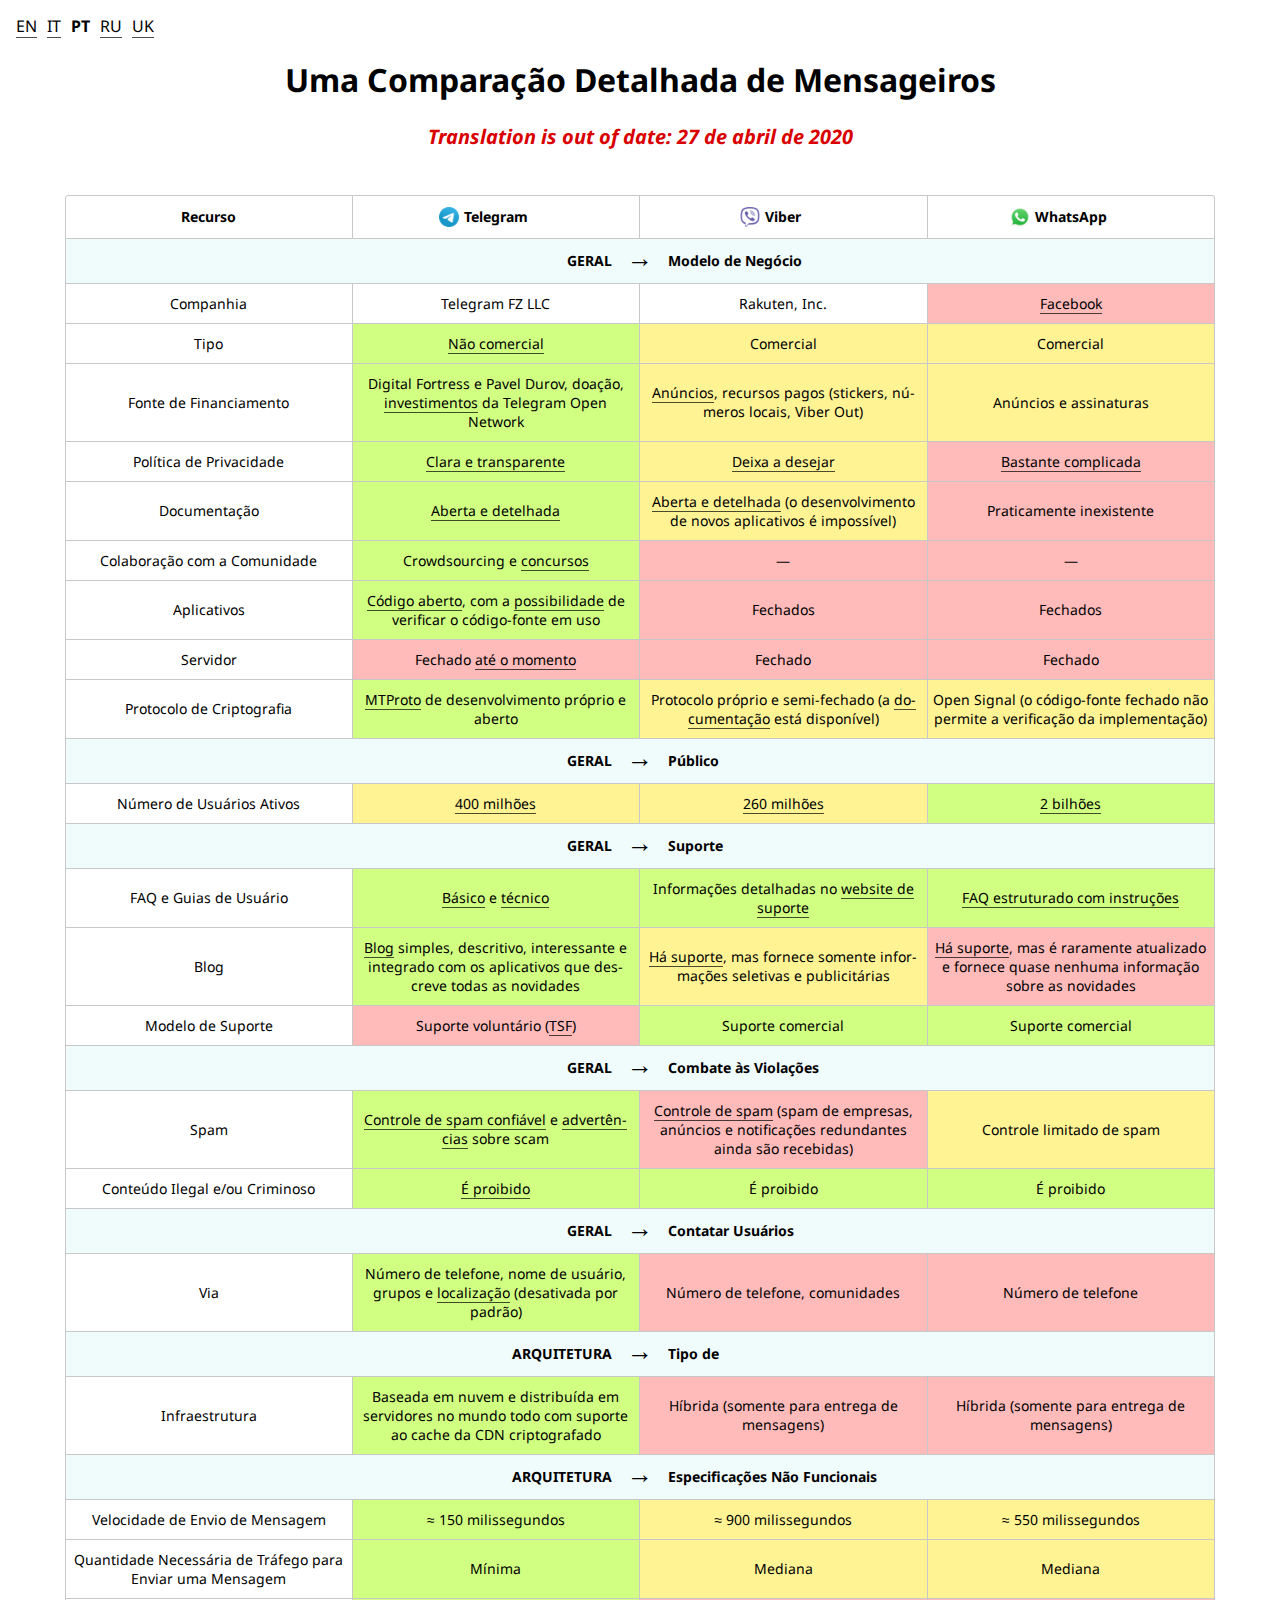
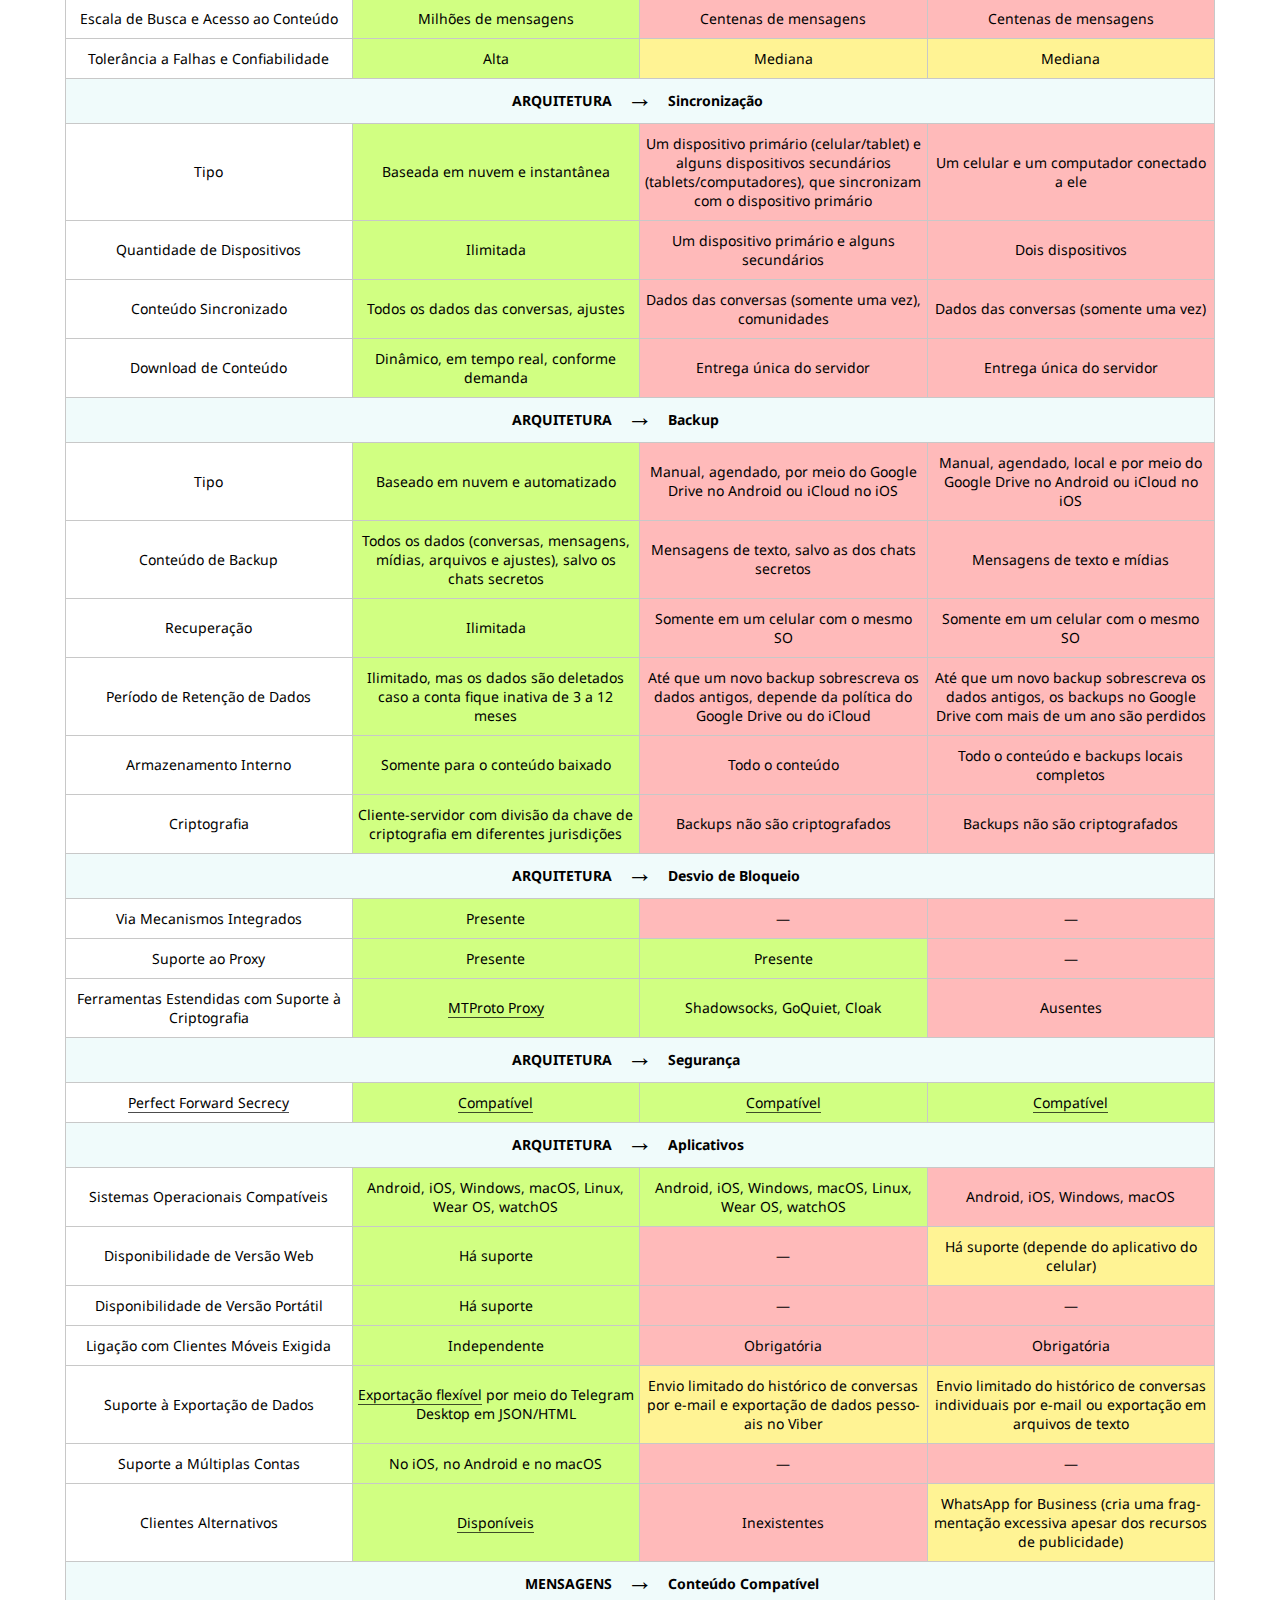
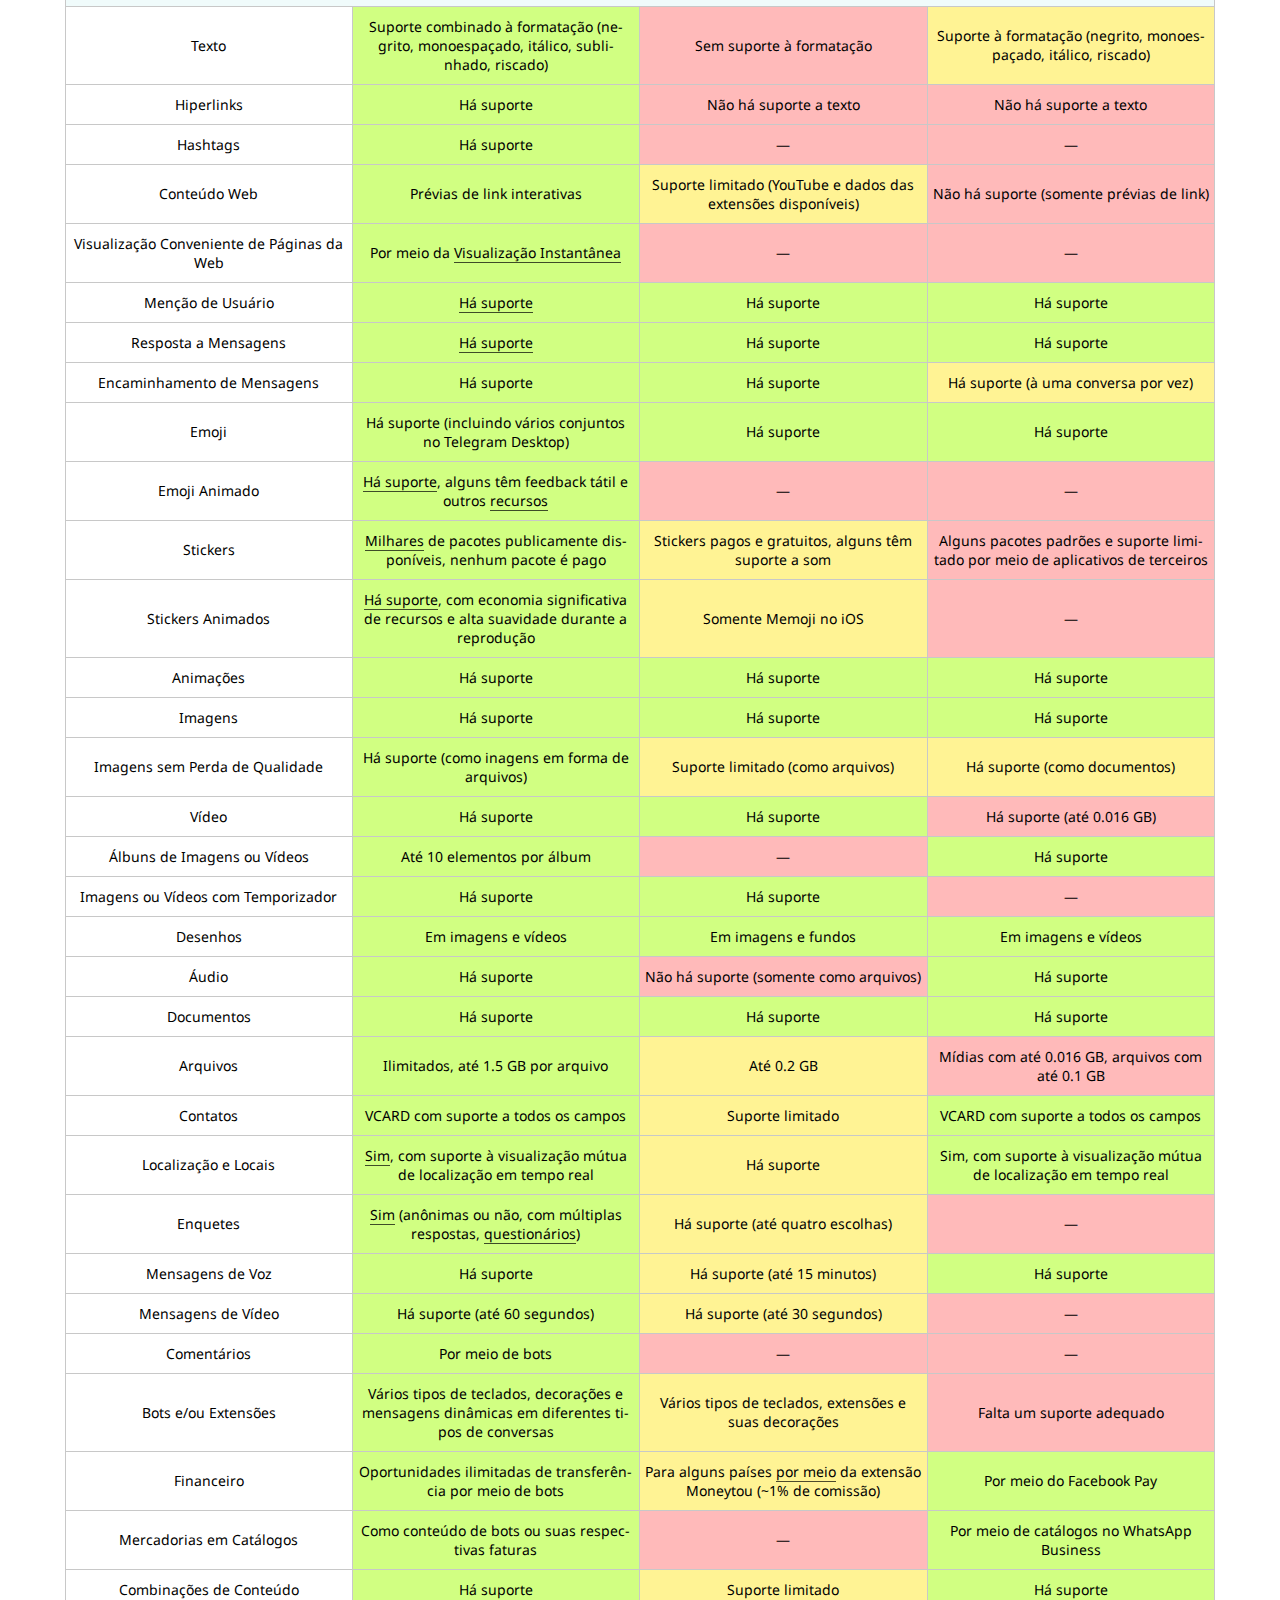
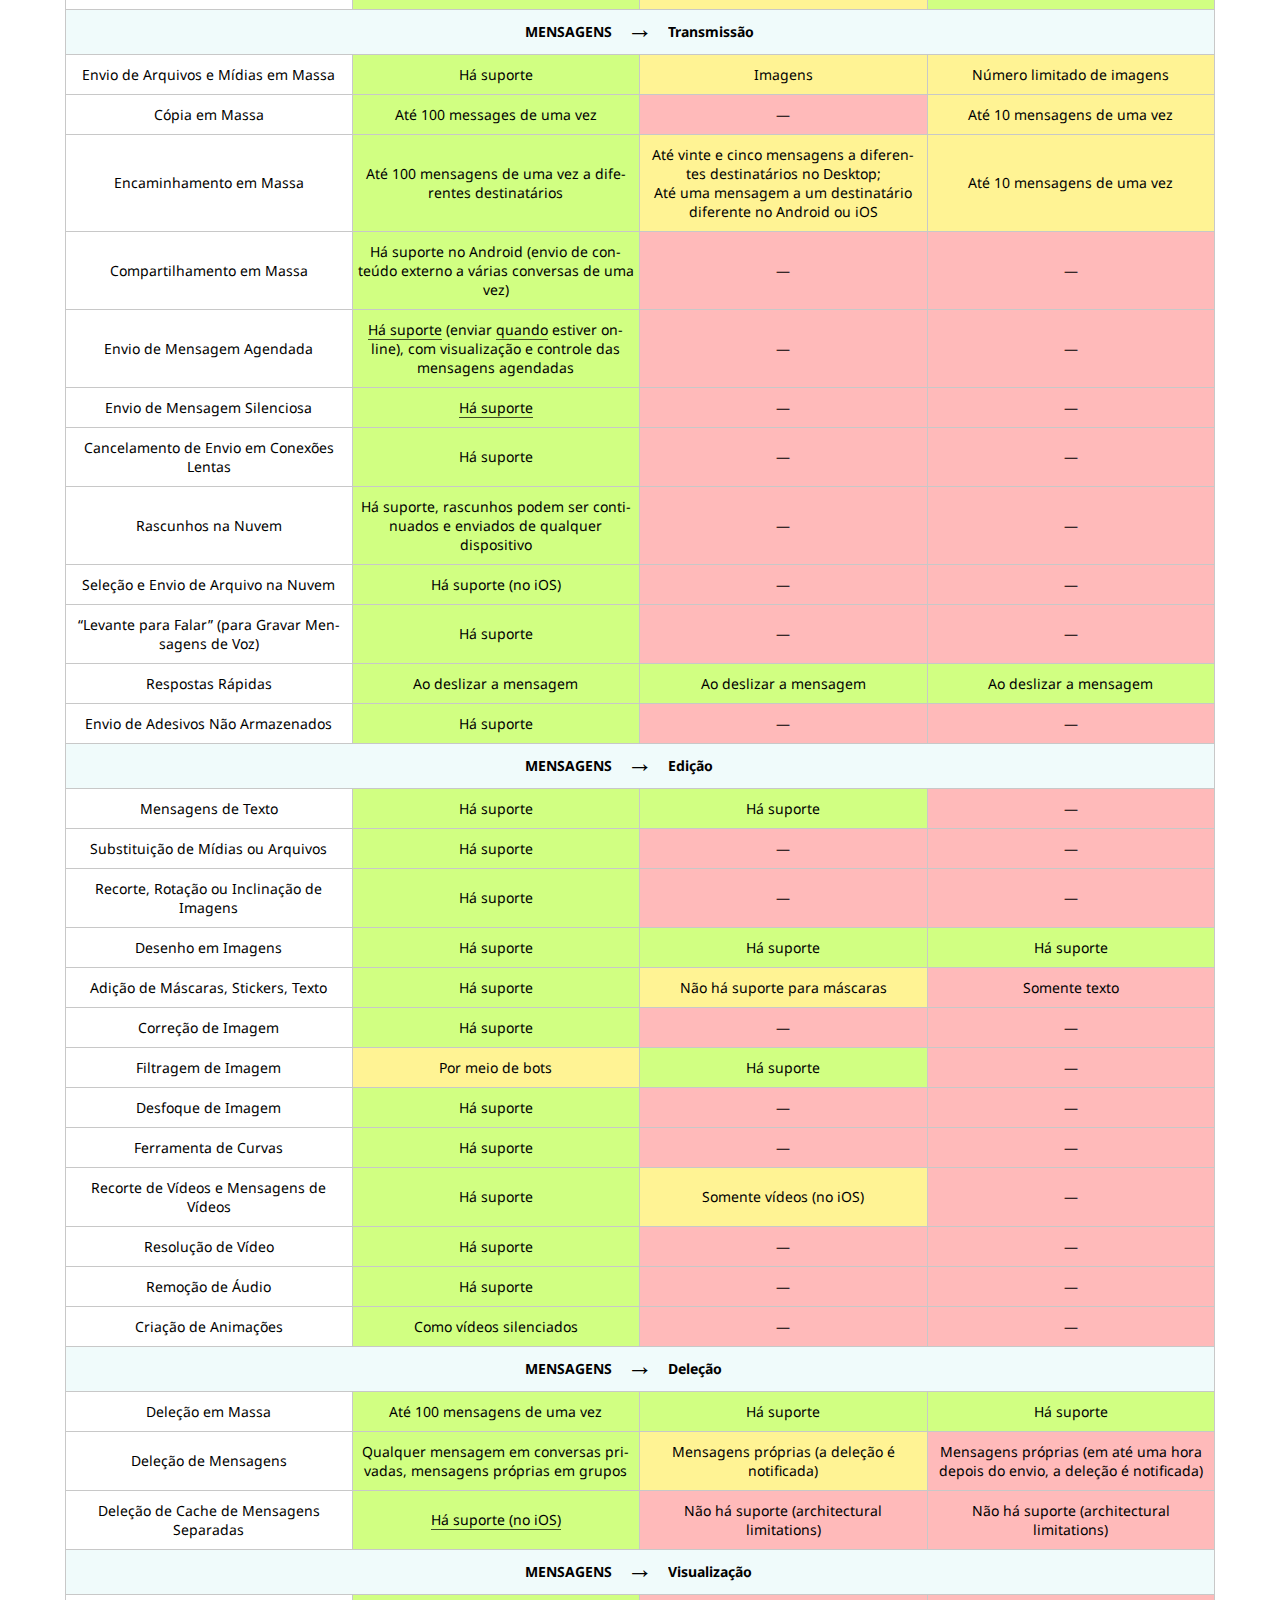
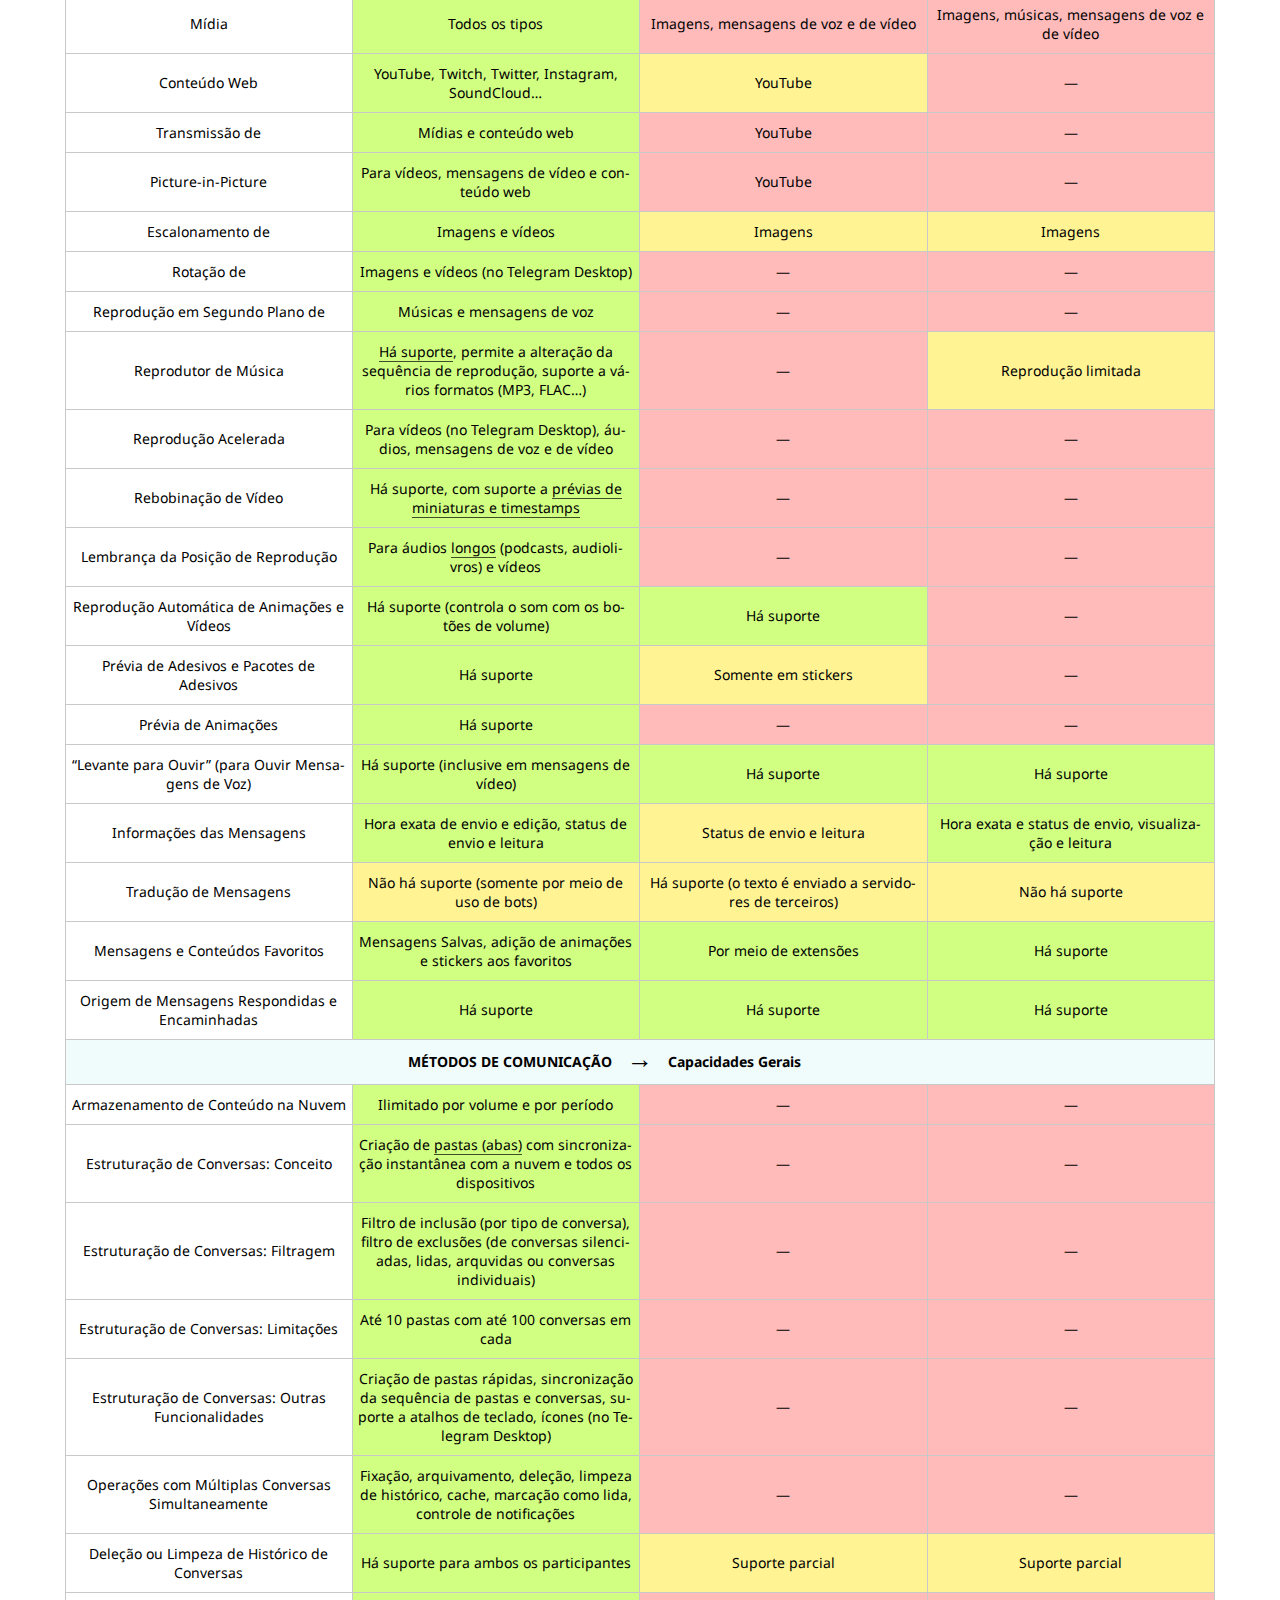
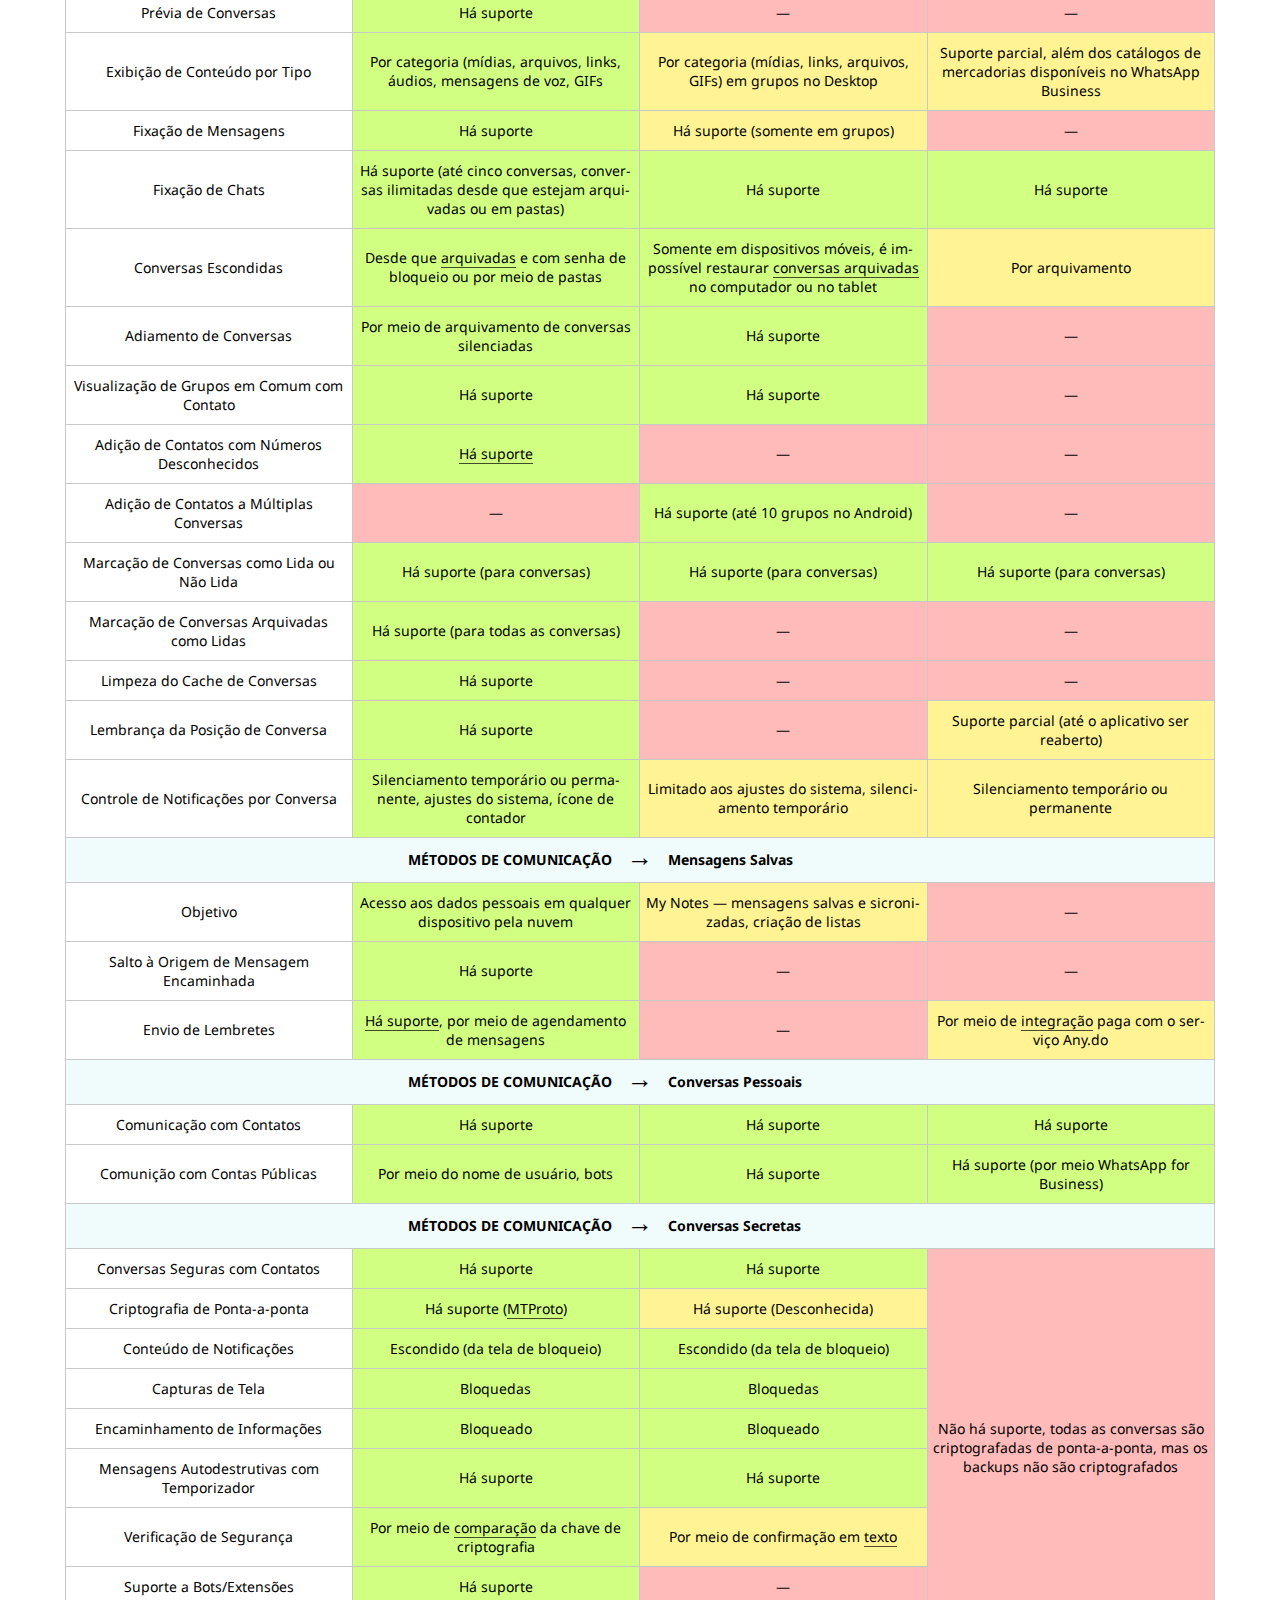
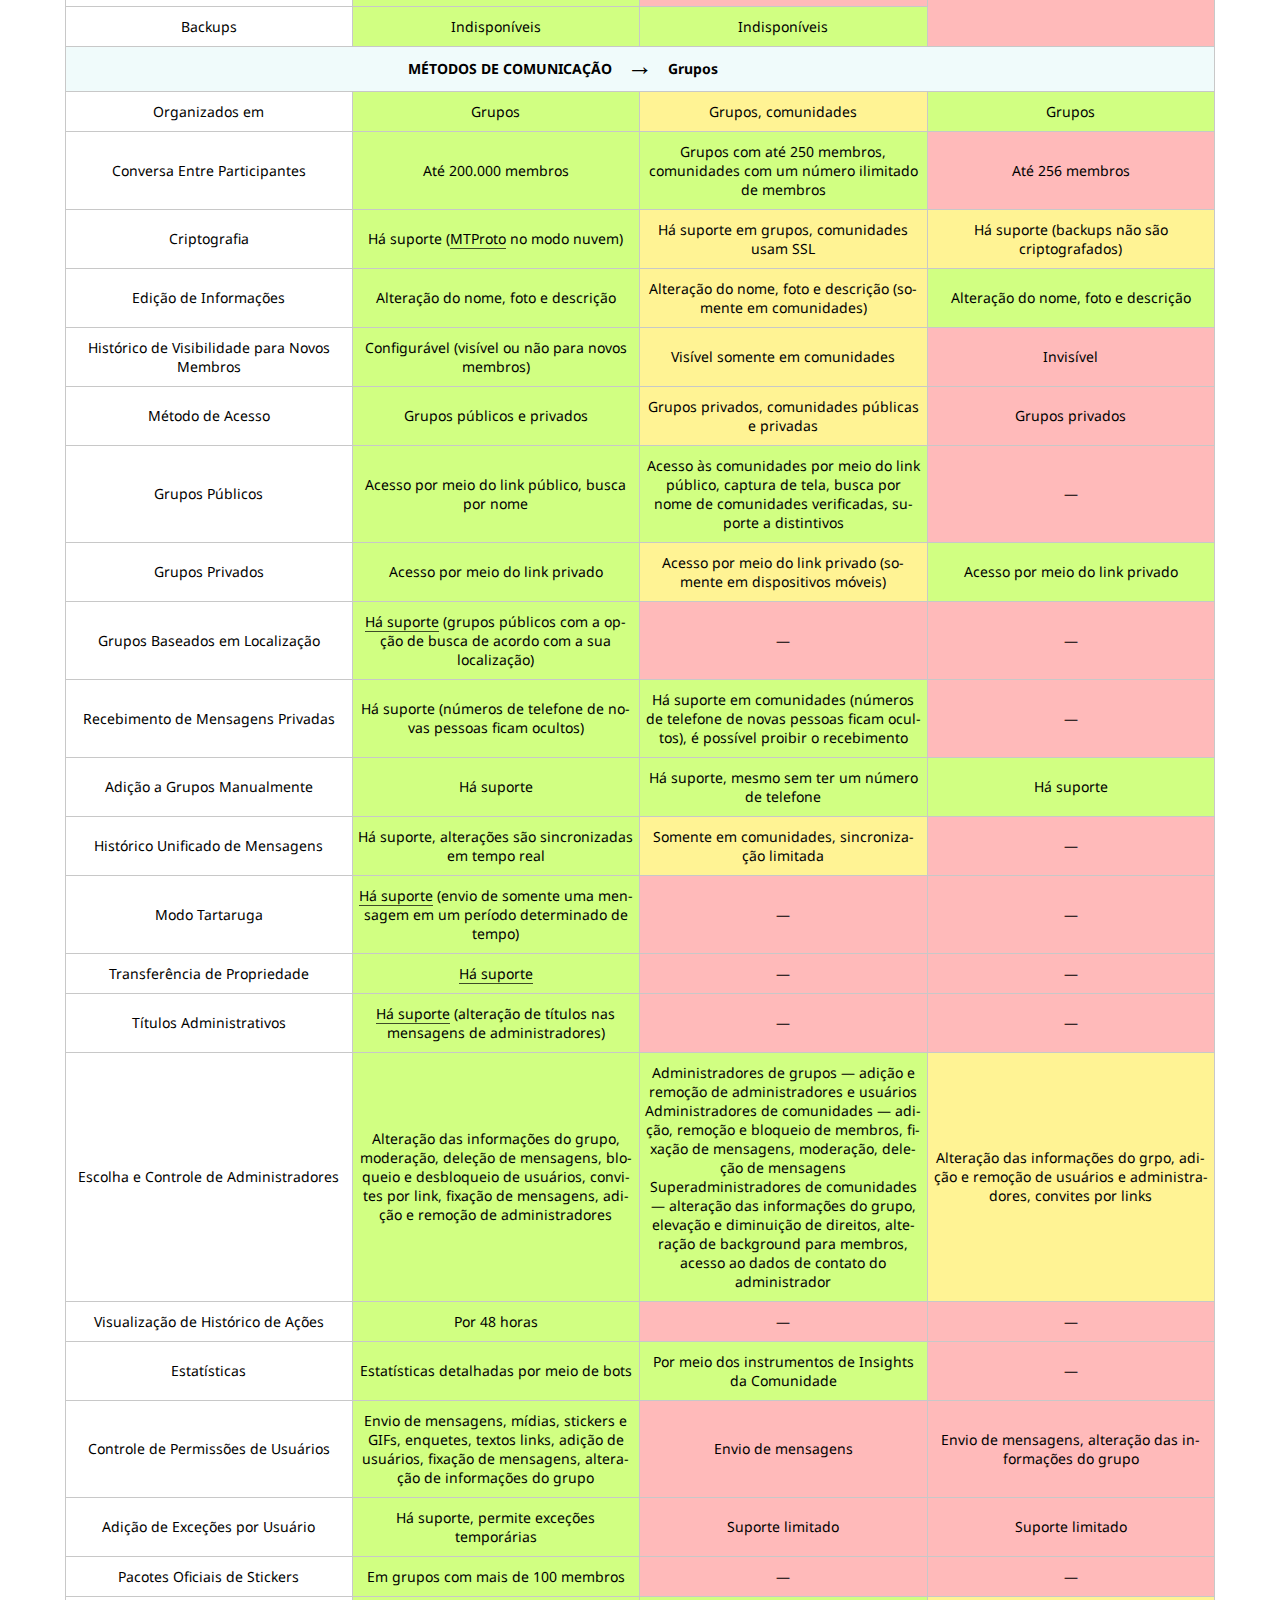
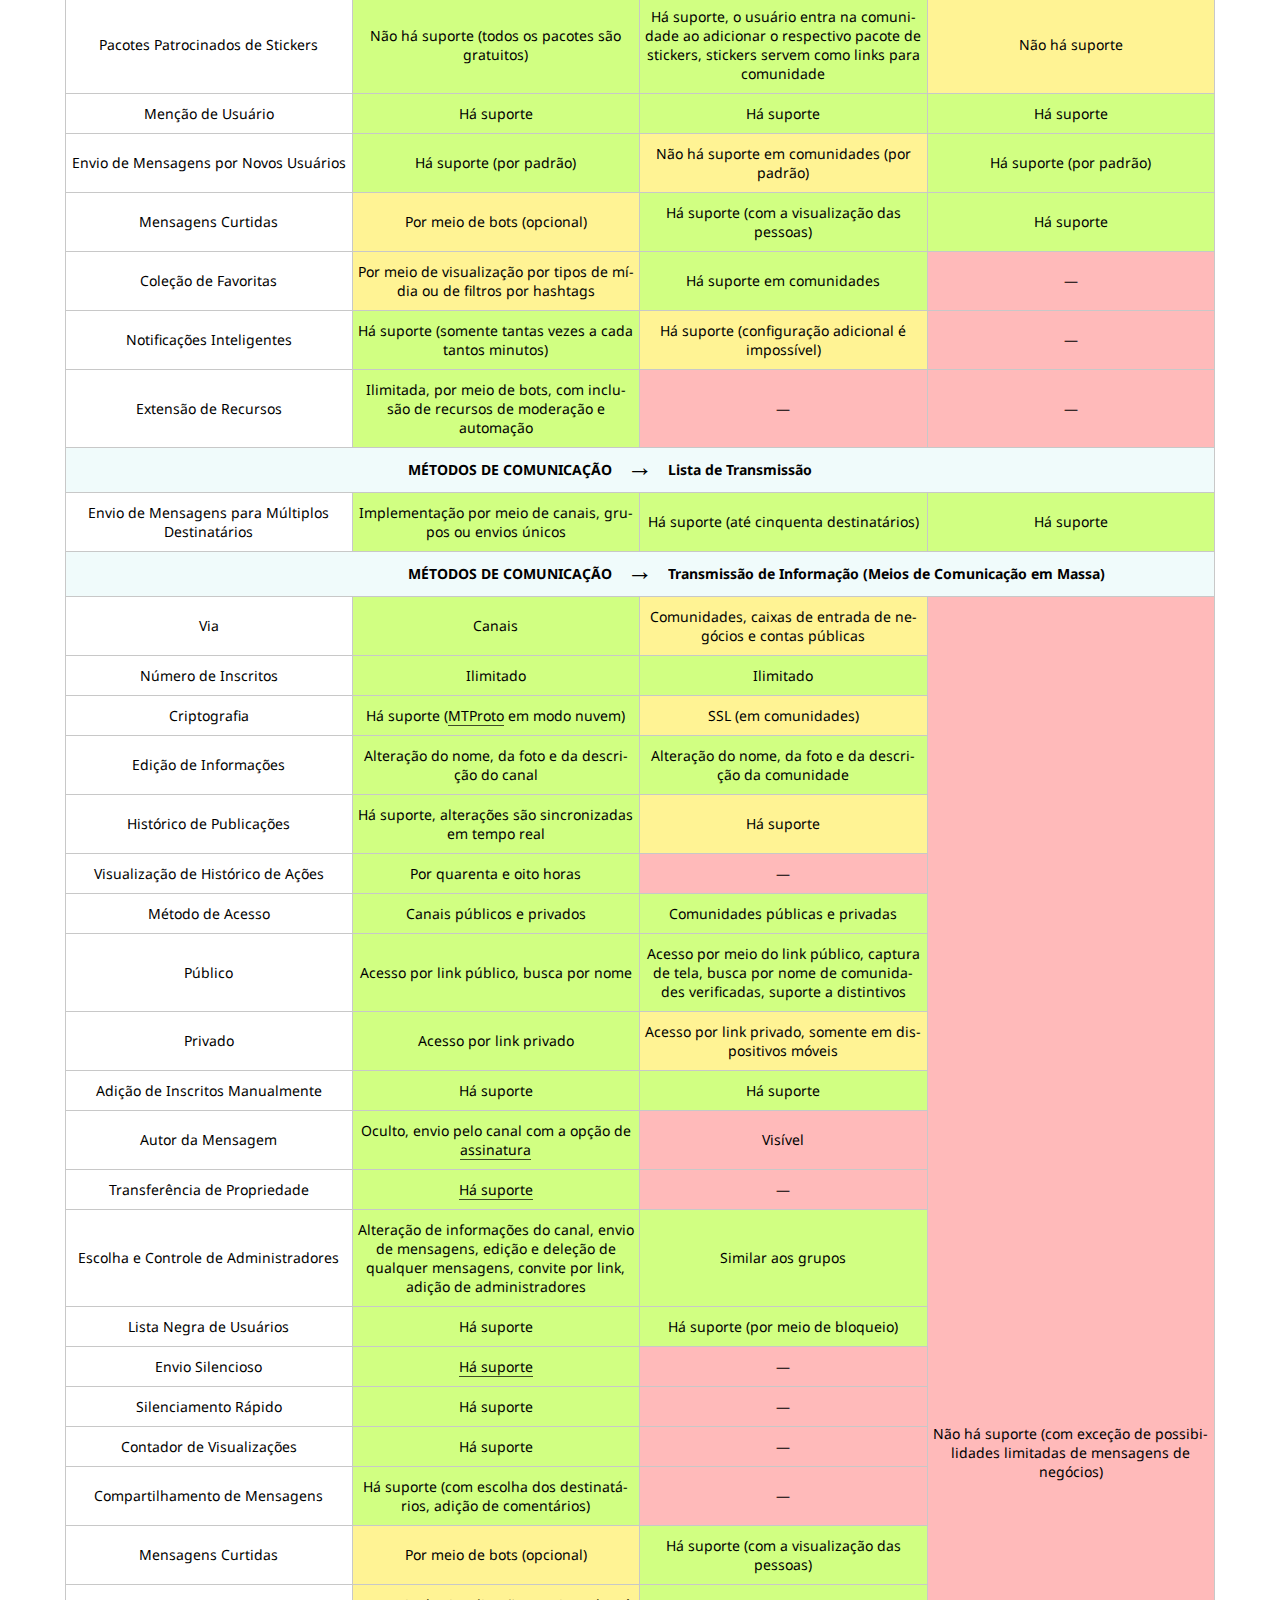
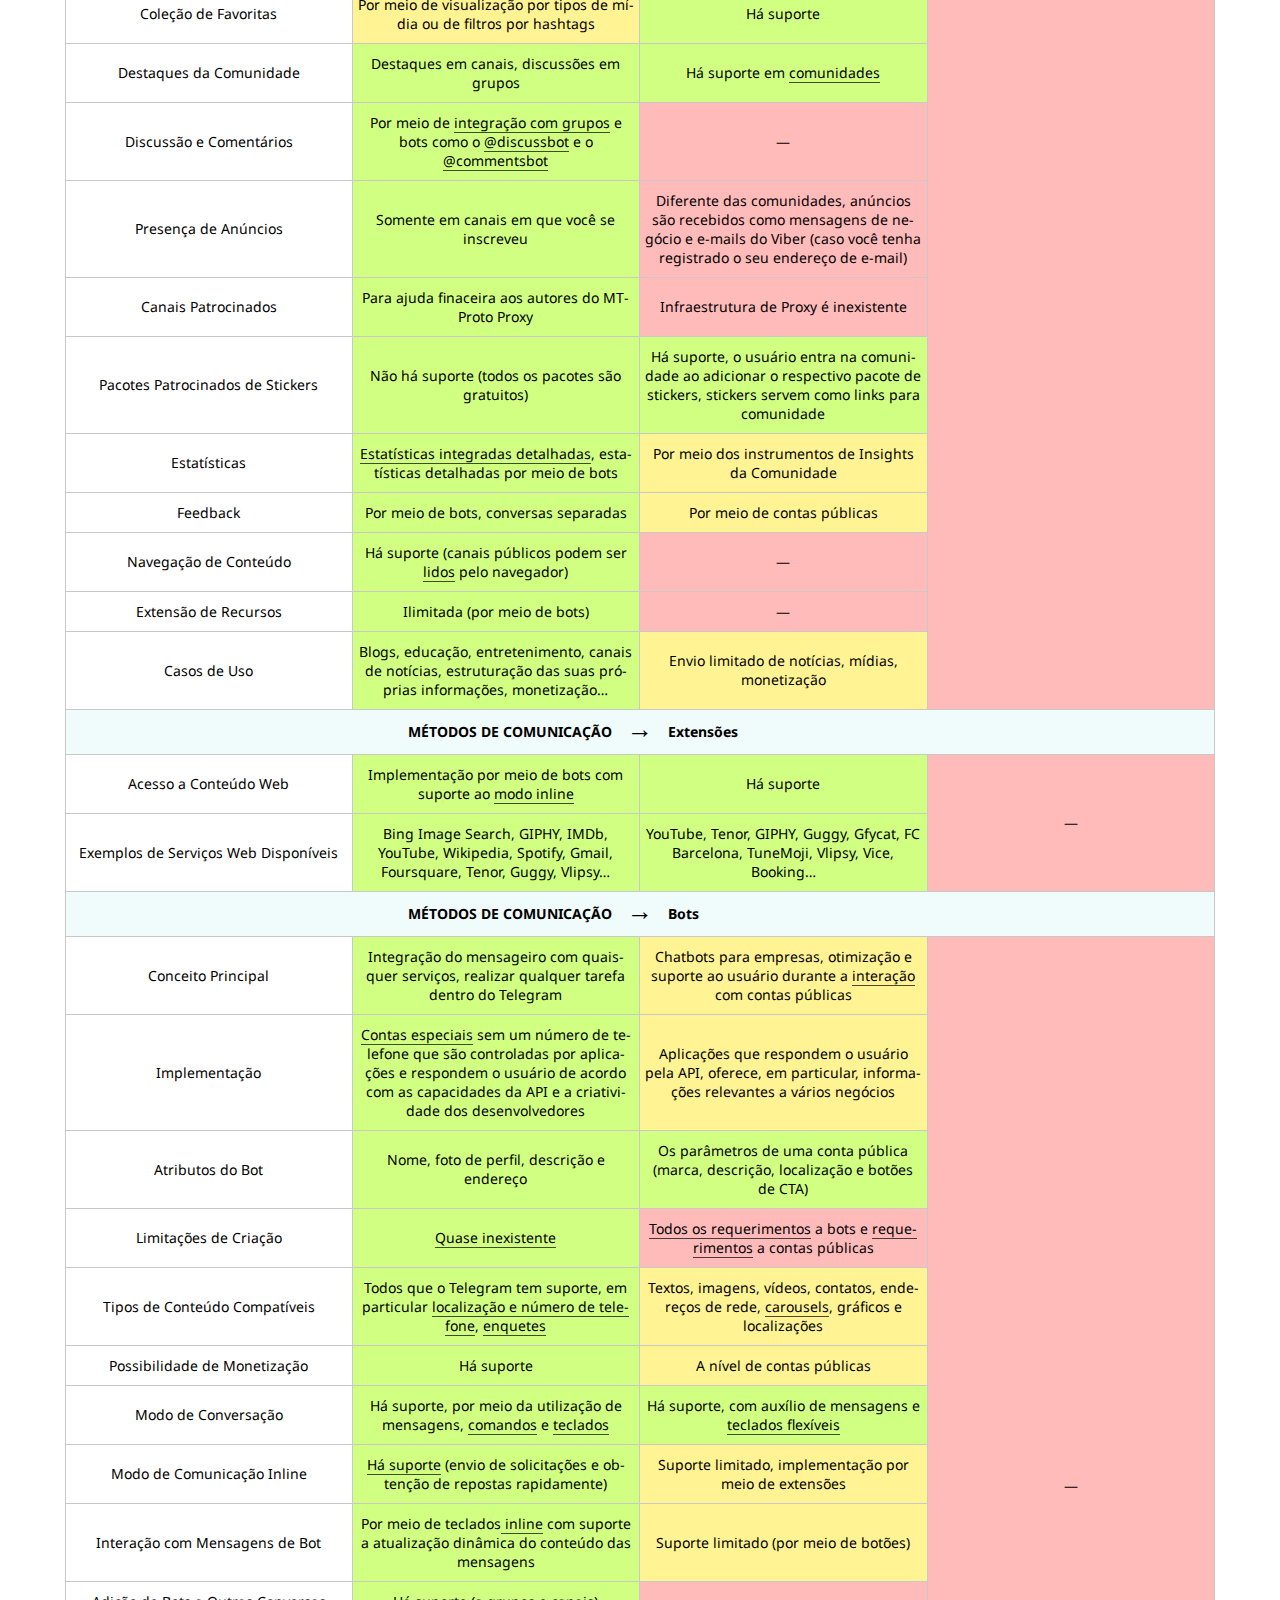
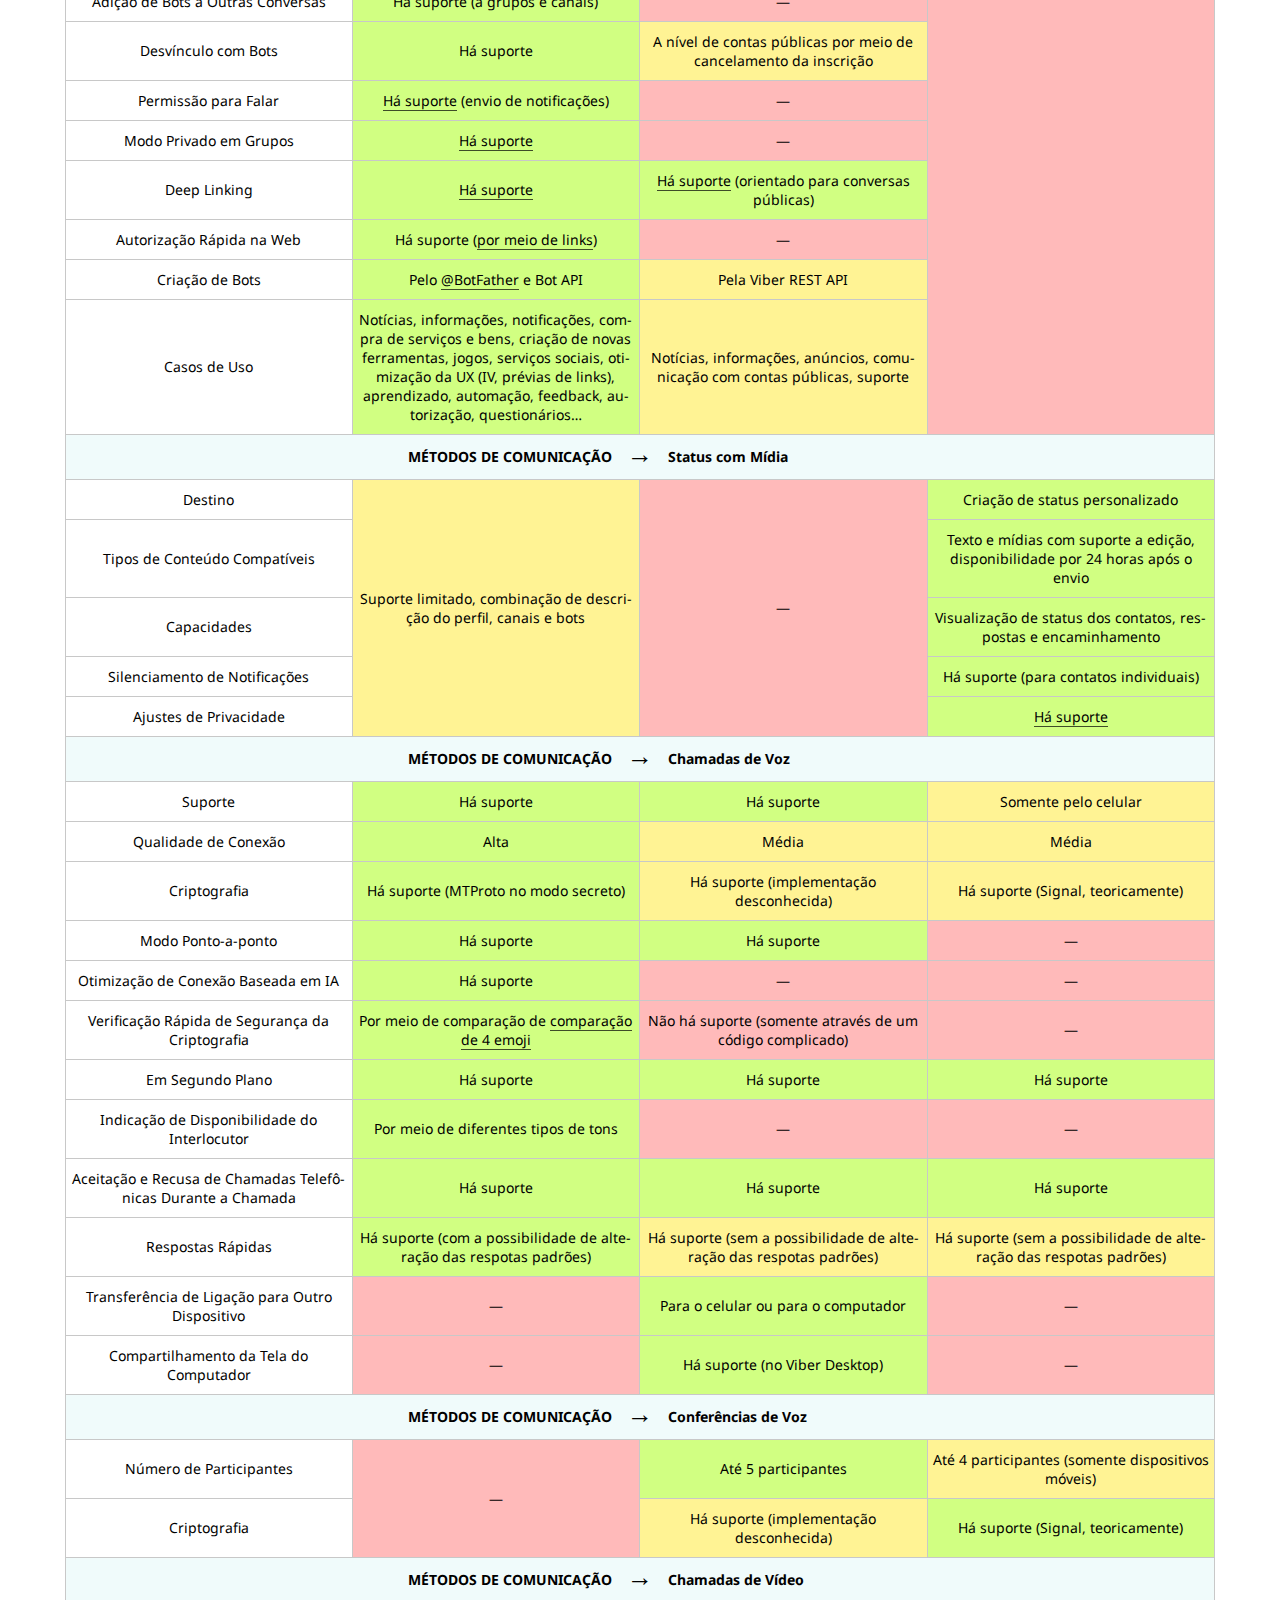
<file: pt/index.html>
<!DOCTYPE html>
               <html lang="pt">
                    <head>                        
                        <meta name="viewport" content="width=device-width">
                        <meta http-equiv="content-type" content="text/html; charset=utf-8" />
                        <meta property="og:site_name" content="MessengerComparison">
                        <meta property="og:title" content="Uma Comparação Detalhada de Mensageiros">
                        <meta property="og:description" content="">
                        <meta property="og:image" content="https://jayxt.github.io/MessengerComparison/preview.png">                        
                        <title>MessengerComparison</title>
                        <link rel="shortcut icon" href="../favicon.ico" type="image/x-icon">
                        <link href="https://fonts.googleapis.com/css?family=Noto+Sans" rel="stylesheet">
                        <link rel="stylesheet" type="text/css" href="../css/styles.css">
                    </head>
                    <body>
                        <div class="language">
                            <a href="../en">EN</a>
<a href="../it">IT</a>
<h4>PT</h4>
<a href="../ru">RU</a>
<a href="../uk">UK</a>

                        </div>
                        <section class="main">
                            <div class="headline">
                                <h1>Uma Comparação Detalhada de Mensageiros</h1>

                                

                                <h2 class="warning">Translation is out of date: 27 de abril de 2020</h2>                                
                            </div>
                            <table>
                                <colgroup>
                                    <col class="feature-col">
                                    <col class="service-col">
                                    <col class="service-col">
                                    <col class="service-col">
                                </colgroup>
                                <thead>
                                    <tr>
                                        <th class="header">Recurso</th>
                                        <th class="header">
                                            <span class="telegram-icon">Telegram</span>
                                        </th>
                                        <th class="header">
                                            <span class="viber-icon">Viber</span>
                                        </th>
                                        <th class="header">
                                            <span class="whatsapp-icon">WhatsApp</span>
                                        </th>
                                    </tr>                            
                                </thead>
                                <tbody>
            

                    <tr>
                        <th scope="col" class="category" colspan="4">
                           <div class="category-container">
                                <span class="group-text">
                                    <a class="anchor" name="Geral--Modelo-de-Neg%c3%b3cio" href="#Geral--Modelo-de-Neg%c3%b3cio">
                                        <i class="anchor-icon"></i>
                                    </a>
                                    Geral
                                </span>
                                <span class="category-arrow">&rarr;</span>
                                <span class="aspect-text">Modelo de Negócio</span>
                           </div>                              
                        </th>
                    </tr>
                    
<tr>

                                <td>Companhia
</td>
                            

                                <td class="">Telegram FZ LLC
</td>
                                

                                <td class="">Rakuten, Inc.
</td>
                                

                                <td class="disadvantage"><a href="https://en.wikipedia.org/wiki/Criticism_of_Facebook">Facebook</a>
</td>
                                

                        </tr>
<tr>

                                <td>Tipo
</td>
                            

                                <td class="advantage"><a href="https://telegram.org/faq#q-how-are-you-going-to-make-money-out-of-this">Não comercial</a>
</td>
                                

                                <td class="mediocrity">Comercial
</td>
                                

                                <td class="mediocrity">Comercial
</td>
                                

                        </tr>
<tr>

                                <td>Fonte de Financiamento
</td>
                            

                                <td class="advantage">Digital Fortress e Pavel Durov, doação, <a href="https://en.wikipedia.org/wiki/Telegram_(software)#Telegram_Open_Network_ICO">investimentos</a> da Telegram Open Network
</td>
                                

                                <td class="mediocrity"><a href="https://support.viber.com/customer/en/portal/articles/2536775">Anúncios</a>, recursos pagos (stickers, números locais, Viber Out)
</td>
                                

                                <td class="mediocrity">Anúncios e assinaturas
</td>
                                

                        </tr>
<tr>

                                <td>Política de Privacidade
</td>
                            

                                <td class="advantage"><a href="https://telegram.org/privacy">Clara e transparente</a>
</td>
                                

                                <td class="mediocrity"><a href="https://www.viber.com/terms/viber-privacy-policy/">Deixa a desejar</a>
</td>
                                

                                <td class="disadvantage"><a href="https://www.whatsapp.com/legal?eea=1#privacy-policy-how-the-general-data-protection-regulation-applies-to-our-european-region-users">Bastante complicada</a>
</td>
                                

                        </tr>
<tr>

                                <td>Documentação
</td>
                            

                                <td class="advantage"><a href="https://core.telegram.org/">Aberta e detelhada</a>
</td>
                                

                                <td class="mediocrity"><a href="https://developers.viber.com/docs/all/">Aberta e detelhada</a> (o desenvolvimento de novos aplicativos é impossível)
</td>
                                

                                <td class="disadvantage">Praticamente inexistente
</td>
                                

                        </tr>
<tr>

                                <td>Colaboração com a Comunidade
</td>
                            

                                <td class="advantage">Crowdsourcing e <a href="https://contest.com/">concursos</a>
</td>
                                

                                <td class="disadvantage">&#8212;</td>
                                

                                <td class="disadvantage">&#8212;</td>
                                

                        </tr>
<tr>

                                <td>Aplicativos
</td>
                            

                                <td class="advantage"><a href="https://telegram.org/apps#source-code">Código aberto</a>, com a <a href="https://core.telegram.org/reproducible-builds">possibilidade</a> de verificar o código-fonte em uso
</td>
                                

                                <td class="disadvantage">Fechados
</td>
                                

                                <td class="disadvantage">Fechados
</td>
                                

                        </tr>
<tr>

                                <td>Servidor
</td>
                            

                                <td class="disadvantage">Fechado <a href="https://telegram.org/faq#q-why-not-open-source-everything">até o momento</a>
</td>
                                

                                <td class="disadvantage">Fechado
</td>
                                

                                <td class="disadvantage">Fechado
</td>
                                

                        </tr>
<tr>

                                <td>Protocolo de Criptografia
</td>
                            

                                <td class="advantage"><a href="https://core.telegram.org/mtproto">MTProto</a> de desenvolvimento próprio e aberto
</td>
                                

                                <td class="mediocrity">Protocolo próprio e semi-fechado (a <a href="https://www.viber.com/app/uploads/Viber-Encryption-Overview.pdf">documentação</a> está disponível)
</td>
                                

                                <td class="mediocrity">Open Signal (o código-fonte fechado não permite a verificação da implementação)
</td>
                                

                        </tr>

                    <tr>
                        <th scope="col" class="category" colspan="4">
                           <div class="category-container">
                                <span class="group-text">
                                    <a class="anchor" name="Geral--P%c3%bablico" href="#Geral--P%c3%bablico">
                                        <i class="anchor-icon"></i>
                                    </a>
                                    Geral
                                </span>
                                <span class="category-arrow">&rarr;</span>
                                <span class="aspect-text">Público</span>
                           </div>                              
                        </th>
                    </tr>
                    
<tr>

                                <td>Número de Usuários Ativos
</td>
                            

                                <td class="mediocrity"><a href="https://telegram.org/blog/400-million">400 milhões</a>
</td>
                                

                                <td class="mediocrity"><a href="https://en.wikipedia.org/wiki/Messaging_apps">260 milhões</a>
</td>
                                

                                <td class="advantage"><a href="https://blog.whatsapp.com/10000666/Two-Billion-Users--Connecting-the-World-Privately">2 bilhões</a>
</td>
                                

                        </tr>

                    <tr>
                        <th scope="col" class="category" colspan="4">
                           <div class="category-container">
                                <span class="group-text">
                                    <a class="anchor" name="Geral--Suporte" href="#Geral--Suporte">
                                        <i class="anchor-icon"></i>
                                    </a>
                                    Geral
                                </span>
                                <span class="category-arrow">&rarr;</span>
                                <span class="aspect-text">Suporte</span>
                           </div>                              
                        </th>
                    </tr>
                    
<tr>

                                <td>FAQ e Guias de Usuário
</td>
                            

                                <td class="advantage"><a href="https://telegram.org/faq">Básico</a> e <a href="https://core.telegram.org/techfaq">técnico</a>
</td>
                                

                                <td class="advantage">Informações detalhadas no <a href="https://support.viber.com/">website de suporte</a>
</td>
                                

                                <td class="advantage"><a href="https://faq.whatsapp.com/">FAQ estruturado com instruções</a>
</td>
                                

                        </tr>
<tr>

                                <td>Blog
</td>
                            

                                <td class="advantage"><a href="https://telegram.org/blog">Blog</a> simples, descritivo, interessante e integrado com os aplicativos que descreve todas as novidades
</td>
                                

                                <td class="mediocrity"><a href="https://www.viber.com/blog/">Há suporte</a>, mas fornece somente informações seletivas e publicitárias
</td>
                                

                                <td class="disadvantage"><a href="https://blog.whatsapp.com/">Há suporte</a>, mas é raramente atualizado e fornece quase nenhuma informação sobre as novidades
</td>
                                

                        </tr>
<tr>

                                <td>Modelo de Suporte
</td>
                            

                                <td class="disadvantage">Suporte voluntário (<a href="https://core.telegram.org/tsi">TSF</a>)
</td>
                                

                                <td class="advantage">Suporte comercial
</td>
                                

                                <td class="advantage">Suporte comercial
</td>
                                

                        </tr>

                    <tr>
                        <th scope="col" class="category" colspan="4">
                           <div class="category-container">
                                <span class="group-text">
                                    <a class="anchor" name="Geral--Combate-%c3%a0s-Viola%c3%a7%c3%b5es" href="#Geral--Combate-%c3%a0s-Viola%c3%a7%c3%b5es">
                                        <i class="anchor-icon"></i>
                                    </a>
                                    Geral
                                </span>
                                <span class="category-arrow">&rarr;</span>
                                <span class="aspect-text">Combate às Violações</span>
                           </div>                              
                        </th>
                    </tr>
                    
<tr>

                                <td>Spam
</td>
                            

                                <td class="advantage"><a href="https://telegram.org/faq_spam">Controle de spam confiável</a> e <a href="https://telegram.org/blog/privacy-discussions-web-bots#scam-alerts">advertências</a> sobre scam
</td>
                                

                                <td class="disadvantage"><a href="https://support.viber.com/customer/en/portal/articles/2002168-spam-messages-on-viber?b_id=3838">Controle de spam</a> (spam de empresas, anúncios e notificações redundantes ainda são recebidas)
</td>
                                

                                <td class="mediocrity">Controle limitado de spam
</td>
                                

                        </tr>
<tr>

                                <td>Conteúdo Ilegal e/ou Criminoso
</td>
                            

                                <td class="advantage"><a href="https://telegram.org/faq#q-wait-0-o-do-you-process-take-down-requests-from-third-parties">É proibido</a>
</td>
                                

                                <td class="advantage">É proibido
</td>
                                

                                <td class="advantage">É proibido
</td>
                                

                        </tr>

                    <tr>
                        <th scope="col" class="category" colspan="4">
                           <div class="category-container">
                                <span class="group-text">
                                    <a class="anchor" name="Geral--Contatar-Usu%c3%a1rios" href="#Geral--Contatar-Usu%c3%a1rios">
                                        <i class="anchor-icon"></i>
                                    </a>
                                    Geral
                                </span>
                                <span class="category-arrow">&rarr;</span>
                                <span class="aspect-text">Contatar Usuários</span>
                           </div>                              
                        </th>
                    </tr>
                    
<tr>

                                <td>Via
</td>
                            

                                <td class="advantage">Número de telefone, nome de usuário, grupos e <a href="https://telegram.org/blog/new-profiles-people-nearby#people-nearby-2-0">localização</a> (desativada por padrão)
</td>
                                

                                <td class="disadvantage">Número de telefone, comunidades
</td>
                                

                                <td class="disadvantage">Número de telefone
</td>
                                

                        </tr>

                    <tr>
                        <th scope="col" class="category" colspan="4">
                           <div class="category-container">
                                <span class="group-text">
                                    <a class="anchor" name="Arquitetura--Tipo-de" href="#Arquitetura--Tipo-de">
                                        <i class="anchor-icon"></i>
                                    </a>
                                    Arquitetura
                                </span>
                                <span class="category-arrow">&rarr;</span>
                                <span class="aspect-text">Tipo de</span>
                           </div>                              
                        </th>
                    </tr>
                    
<tr>

                                <td>Infraestrutura
</td>
                            

                                <td class="advantage">Baseada em nuvem e distribuída em servidores no mundo todo com suporte ao cache da CDN criptografado
</td>
                                

                                <td class="disadvantage">Híbrida (somente para entrega de mensagens)
</td>
                                

                                <td class="disadvantage">Híbrida (somente para entrega de mensagens)
</td>
                                

                        </tr>

                    <tr>
                        <th scope="col" class="category" colspan="4">
                           <div class="category-container">
                                <span class="group-text">
                                    <a class="anchor" name="Arquitetura--Especifica%c3%a7%c3%b5es-N%c3%a3o-Funcionais" href="#Arquitetura--Especifica%c3%a7%c3%b5es-N%c3%a3o-Funcionais">
                                        <i class="anchor-icon"></i>
                                    </a>
                                    Arquitetura
                                </span>
                                <span class="category-arrow">&rarr;</span>
                                <span class="aspect-text">Especificações Não Funcionais</span>
                           </div>                              
                        </th>
                    </tr>
                    
<tr>

                                <td>Velocidade de Envio de Mensagem
</td>
                            

                                <td class="advantage">≈ 150 milissegundos
</td>
                                

                                <td class="mediocrity">≈ 900 milissegundos
</td>
                                

                                <td class="mediocrity">≈ 550 milissegundos
</td>
                                

                        </tr>
<tr>

                                <td>Quantidade Necessária de Tráfego para Enviar uma Mensagem
</td>
                            

                                <td class="advantage">Mínima
</td>
                                

                                <td class="mediocrity">Mediana
</td>
                                

                                <td class="mediocrity">Mediana
</td>
                                

                        </tr>
<tr>

                                <td>Escala de Busca e Acesso ao Conteúdo
</td>
                            

                                <td class="advantage">Milhões de mensagens
</td>
                                

                                <td class="disadvantage">Centenas de mensagens
</td>
                                

                                <td class="disadvantage">Centenas de mensagens
</td>
                                

                        </tr>
<tr>

                                <td>Tolerância a Falhas e Confiabilidade
</td>
                            

                                <td class="advantage">Alta
</td>
                                

                                <td class="mediocrity">Mediana
</td>
                                

                                <td class="mediocrity">Mediana
</td>
                                

                        </tr>

                    <tr>
                        <th scope="col" class="category" colspan="4">
                           <div class="category-container">
                                <span class="group-text">
                                    <a class="anchor" name="Arquitetura--Sincroniza%c3%a7%c3%a3o" href="#Arquitetura--Sincroniza%c3%a7%c3%a3o">
                                        <i class="anchor-icon"></i>
                                    </a>
                                    Arquitetura
                                </span>
                                <span class="category-arrow">&rarr;</span>
                                <span class="aspect-text">Sincronização</span>
                           </div>                              
                        </th>
                    </tr>
                    
<tr>

                                <td>Tipo
</td>
                            

                                <td class="advantage">Baseada em nuvem e instantânea
</td>
                                

                                <td class="disadvantage">Um dispositivo primário (celular/tablet) e alguns dispositivos secundários (tablets/computadores), que sincronizam com o dispositivo primário
</td>
                                

                                <td class="disadvantage">Um celular e um computador conectado a ele
</td>
                                

                        </tr>
<tr>

                                <td>Quantidade de Dispositivos
</td>
                            

                                <td class="advantage">Ilimitada
</td>
                                

                                <td class="disadvantage">Um dispositivo primário e alguns secundários
</td>
                                

                                <td class="disadvantage">Dois dispositivos
</td>
                                

                        </tr>
<tr>

                                <td>Conteúdo Sincronizado
</td>
                            

                                <td class="advantage">Todos os dados das conversas, ajustes
</td>
                                

                                <td class="disadvantage">Dados das conversas (somente uma vez), comunidades
</td>
                                

                                <td class="disadvantage">Dados das conversas (somente uma vez)
</td>
                                

                        </tr>
<tr>

                                <td>Download de Conteúdo
</td>
                            

                                <td class="advantage">Dinâmico, em tempo real, conforme demanda
</td>
                                

                                <td class="disadvantage">Entrega única do servidor
</td>
                                

                                <td class="disadvantage">Entrega única do servidor
</td>
                                

                        </tr>

                    <tr>
                        <th scope="col" class="category" colspan="4">
                           <div class="category-container">
                                <span class="group-text">
                                    <a class="anchor" name="Arquitetura--Backup" href="#Arquitetura--Backup">
                                        <i class="anchor-icon"></i>
                                    </a>
                                    Arquitetura
                                </span>
                                <span class="category-arrow">&rarr;</span>
                                <span class="aspect-text">Backup</span>
                           </div>                              
                        </th>
                    </tr>
                    
<tr>

                                <td>Tipo
</td>
                            

                                <td class="advantage">Baseado em nuvem e automatizado
</td>
                                

                                <td class="disadvantage">Manual, agendado, por meio do Google Drive no Android ou iCloud no iOS
</td>
                                

                                <td class="disadvantage">Manual, agendado, local e por meio do Google Drive no Android ou iCloud no iOS
</td>
                                

                        </tr>
<tr>

                                <td>Conteúdo de Backup
</td>
                            

                                <td class="advantage">Todos os dados (conversas, mensagens, mídias, arquivos e ajustes), salvo os chats secretos
</td>
                                

                                <td class="disadvantage">Mensagens de texto, salvo as dos chats secretos
</td>
                                

                                <td class="disadvantage">Mensagens de texto e mídias
</td>
                                

                        </tr>
<tr>

                                <td>Recuperação
</td>
                            

                                <td class="advantage">Ilimitada
</td>
                                

                                <td class="disadvantage">Somente em um celular com o mesmo SO
</td>
                                

                                <td class="disadvantage">Somente em um celular com o mesmo SO
</td>
                                

                        </tr>
<tr>

                                <td>Período de Retenção de Dados
</td>
                            

                                <td class="advantage">Ilimitado, mas os dados são deletados caso a conta fique inativa de 3 a 12 meses
</td>
                                

                                <td class="disadvantage">Até que um novo backup sobrescreva os dados antigos, depende da política do Google Drive ou do iCloud
</td>
                                

                                <td class="disadvantage">Até que um novo backup sobrescreva os dados antigos, os backups no Google Drive com mais de um ano são perdidos
</td>
                                

                        </tr>
<tr>

                                <td>Armazenamento Interno
</td>
                            

                                <td class="advantage">Somente para o conteúdo baixado
</td>
                                

                                <td class="disadvantage">Todo o conteúdo
</td>
                                

                                <td class="disadvantage">Todo o conteúdo e backups locais completos
</td>
                                

                        </tr>
<tr>

                                <td>Criptografia
</td>
                            

                                <td class="advantage">Cliente-servidor com divisão da chave de criptografia em diferentes jurisdições
</td>
                                

                                <td class="disadvantage">Backups não são criptografados
</td>
                                

                                <td class="disadvantage">Backups não são criptografados
</td>
                                

                        </tr>

                    <tr>
                        <th scope="col" class="category" colspan="4">
                           <div class="category-container">
                                <span class="group-text">
                                    <a class="anchor" name="Arquitetura--Desvio-de-Bloqueio" href="#Arquitetura--Desvio-de-Bloqueio">
                                        <i class="anchor-icon"></i>
                                    </a>
                                    Arquitetura
                                </span>
                                <span class="category-arrow">&rarr;</span>
                                <span class="aspect-text">Desvio de Bloqueio</span>
                           </div>                              
                        </th>
                    </tr>
                    
<tr>

                                <td>Via Mecanismos Integrados
</td>
                            

                                <td class="advantage">Presente
</td>
                                

                                <td class="disadvantage">&#8212;</td>
                                

                                <td class="disadvantage">&#8212;</td>
                                

                        </tr>
<tr>

                                <td>Suporte ao Proxy
</td>
                            

                                <td class="advantage">Presente
</td>
                                

                                <td class="advantage">Presente
</td>
                                

                                <td class="disadvantage">&#8212;</td>
                                

                        </tr>
<tr>

                                <td>Ferramentas Estendidas com Suporte à Criptografia
</td>
                            

                                <td class="advantage"><a href="https://hybridtechcar.com/2018/05/26/telegram-mtproto-proxy/">MTProto Proxy</a>
</td>
                                

                                <td class="advantage">Shadowsocks, GoQuiet, Cloak
</td>
                                

                                <td class="disadvantage">Ausentes
</td>
                                

                        </tr>

                    <tr>
                        <th scope="col" class="category" colspan="4">
                           <div class="category-container">
                                <span class="group-text">
                                    <a class="anchor" name="Arquitetura--Seguran%c3%a7a" href="#Arquitetura--Seguran%c3%a7a">
                                        <i class="anchor-icon"></i>
                                    </a>
                                    Arquitetura
                                </span>
                                <span class="category-arrow">&rarr;</span>
                                <span class="aspect-text">Segurança</span>
                           </div>                              
                        </th>
                    </tr>
                    
<tr>

                                <td><a href="https://en.wikipedia.org/wiki/Forward_secrecy">Perfect Forward Secrecy</a>
</td>
                            

                                <td class="advantage"><a href="https://core.telegram.org/api/pfs">Compatível</a>
</td>
                                

                                <td class="advantage"><a href="https://www.viber.com/app/uploads/Viber-Encryption-Overview.pdf">Compatível</a>
</td>
                                

                                <td class="advantage"><a href="https://www.whatsapp.com/security/WhatsApp-Security-Whitepaper.pdf">Compatível</a>
</td>
                                

                        </tr>

                    <tr>
                        <th scope="col" class="category" colspan="4">
                           <div class="category-container">
                                <span class="group-text">
                                    <a class="anchor" name="Arquitetura--Aplicativos" href="#Arquitetura--Aplicativos">
                                        <i class="anchor-icon"></i>
                                    </a>
                                    Arquitetura
                                </span>
                                <span class="category-arrow">&rarr;</span>
                                <span class="aspect-text">Aplicativos</span>
                           </div>                              
                        </th>
                    </tr>
                    
<tr>

                                <td>Sistemas Operacionais Compatíveis
</td>
                            

                                <td class="advantage">Android, iOS, Windows, macOS, Linux, Wear OS, watchOS
</td>
                                

                                <td class="advantage">Android, iOS, Windows, macOS, Linux, Wear OS, watchOS
</td>
                                

                                <td class="disadvantage">Android, iOS, Windows, macOS
</td>
                                

                        </tr>
<tr>

                                <td>Disponibilidade de Versão Web
</td>
                            

                                <td class="advantage">Há suporte
</td>
                                

                                <td class="disadvantage">&#8212;</td>
                                

                                <td class="mediocrity">Há suporte (depende do aplicativo do celular)
</td>
                                

                        </tr>
<tr>

                                <td>Disponibilidade de Versão Portátil
</td>
                            

                                <td class="advantage">Há suporte
</td>
                                

                                <td class="disadvantage">&#8212;</td>
                                

                                <td class="disadvantage">&#8212;</td>
                                

                        </tr>
<tr>

                                <td>Ligação com Clientes Móveis Exigida
</td>
                            

                                <td class="advantage">Independente
</td>
                                

                                <td class="disadvantage">Obrigatória
</td>
                                

                                <td class="disadvantage">Obrigatória
</td>
                                

                        </tr>
<tr>

                                <td>Suporte à Exportação de Dados
</td>
                            

                                <td class="advantage"><a href="https://telegram.org/blog/export-and-more">Exportação flexível</a> por meio do Telegram Desktop em JSON/HTML
</td>
                                

                                <td class="mediocrity">Envio limitado do histórico de conversas por e-mail e exportação de dados pessoais no Viber
</td>
                                

                                <td class="mediocrity">Envio limitado do histórico de conversas individuais por e-mail ou exportação em arquivos de texto
</td>
                                

                        </tr>
<tr>

                                <td>Suporte a Múltiplas Contas
</td>
                            

                                <td class="advantage">No iOS, no Android e no macOS
</td>
                                

                                <td class="disadvantage">&#8212;</td>
                                

                                <td class="disadvantage">&#8212;</td>
                                

                        </tr>
<tr>

                                <td>Clientes Alternativos
</td>
                            

                                <td class="advantage"><a href="https://telegram.org/apps#telegram-database-library-tdlib">Disponíveis</a>
</td>
                                

                                <td class="disadvantage">Inexistentes
</td>
                                

                                <td class="mediocrity">WhatsApp for Business (cria uma fragmentação excessiva apesar dos recursos de publicidade)
</td>
                                

                        </tr>

                    <tr>
                        <th scope="col" class="category" colspan="4">
                           <div class="category-container">
                                <span class="group-text">
                                    <a class="anchor" name="Mensagens--Conte%c3%bado-Compat%c3%advel" href="#Mensagens--Conte%c3%bado-Compat%c3%advel">
                                        <i class="anchor-icon"></i>
                                    </a>
                                    Mensagens
                                </span>
                                <span class="category-arrow">&rarr;</span>
                                <span class="aspect-text">Conteúdo Compatível</span>
                           </div>                              
                        </th>
                    </tr>
                    
<tr>

                                <td>Texto
</td>
                            

                                <td class="advantage">Suporte combinado à formatação (negrito, monoespaçado, itálico, sublinhado, riscado)
</td>
                                

                                <td class="disadvantage">Sem suporte à formatação
</td>
                                

                                <td class="mediocrity">Suporte à formatação (negrito, monoespaçado, itálico, riscado)
</td>
                                

                        </tr>
<tr>

                                <td>Hiperlinks
</td>
                            

                                <td class="advantage">Há suporte
</td>
                                

                                <td class="disadvantage">Não há suporte a texto
</td>
                                

                                <td class="disadvantage">Não há suporte a texto
</td>
                                

                        </tr>
<tr>

                                <td>Hashtags
</td>
                            

                                <td class="advantage">Há suporte
</td>
                                

                                <td class="disadvantage">&#8212;</td>
                                

                                <td class="disadvantage">&#8212;</td>
                                

                        </tr>
<tr>

                                <td>Conteúdo Web
</td>
                            

                                <td class="advantage">Prévias de link interativas
</td>
                                

                                <td class="mediocrity">Suporte limitado (YouTube e dados das extensões disponíveis)
</td>
                                

                                <td class="disadvantage">Não há suporte (somente prévias de link)
</td>
                                

                        </tr>
<tr>

                                <td>Visualização Conveniente de Páginas da Web
</td>
                            

                                <td class="advantage">Por meio da <a href="https://instantview.telegram.org/">Visualização Instantânea</a>
</td>
                                

                                <td class="disadvantage">&#8212;</td>
                                

                                <td class="disadvantage">&#8212;</td>
                                

                        </tr>
<tr>

                                <td>Menção de Usuário
</td>
                            

                                <td class="advantage"><a href="https://telegram.org/blog/replies-mentions-hashtags#mentions">Há suporte</a>
</td>
                                

                                <td class="advantage">Há suporte
</td>
                                

                                <td class="advantage">Há suporte
</td>
                                

                        </tr>
<tr>

                                <td>Resposta a Mensagens
</td>
                            

                                <td class="advantage"><a href="https://telegram.org/blog/replies-mentions-hashtags#replies">Há suporte</a>
</td>
                                

                                <td class="advantage">Há suporte
</td>
                                

                                <td class="advantage">Há suporte
</td>
                                

                        </tr>
<tr>

                                <td>Encaminhamento de Mensagens
</td>
                            

                                <td class="advantage">Há suporte
</td>
                                

                                <td class="advantage">Há suporte
</td>
                                

                                <td class="mediocrity">Há suporte (à uma conversa por vez)
</td>
                                

                        </tr>
<tr>

                                <td>Emoji
</td>
                            

                                <td class="advantage">Há suporte (incluindo vários conjuntos no Telegram Desktop)
</td>
                                

                                <td class="advantage">Há suporte
</td>
                                

                                <td class="advantage">Há suporte
</td>
                                

                        </tr>
<tr>

                                <td>Emoji Animado
</td>
                            

                                <td class="advantage"><a href="https://telegram.org/blog/folders#new-animated-emoji">Há suporte</a>, alguns têm feedback tátil e outros <a href="https://telegram.org/blog/folders#and-one-more-thing">recursos</a>
</td>
                                

                                <td class="disadvantage">&#8212;</td>
                                

                                <td class="disadvantage">&#8212;</td>
                                

                        </tr>
<tr>

                                <td>Stickers
</td>
                            

                                <td class="advantage"><a href="https://telegram.org/blog/400-million#20-000-stickers">Milhares</a> de pacotes publicamente disponíveis, nenhum pacote é pago
</td>
                                

                                <td class="mediocrity">Stickers pagos e gratuitos, alguns têm suporte a som
</td>
                                

                                <td class="disadvantage">Alguns pacotes padrões e suporte limitado por meio de aplicativos de terceiros
</td>
                                

                        </tr>
<tr>

                                <td>Stickers Animados
</td>
                            

                                <td class="advantage"><a href="https://telegram.org/blog/animated-stickers">Há suporte</a>, com economia significativa de recursos e alta suavidade durante a reprodução
</td>
                                

                                <td class="mediocrity">Somente Memoji no iOS
</td>
                                

                                <td class="disadvantage">&#8212;</td>
                                

                        </tr>
<tr>

                                <td>Animações
</td>
                            

                                <td class="advantage">Há suporte
</td>
                                

                                <td class="advantage">Há suporte
</td>
                                

                                <td class="advantage">Há suporte
</td>
                                

                        </tr>
<tr>

                                <td>Imagens
</td>
                            

                                <td class="advantage">Há suporte
</td>
                                

                                <td class="advantage">Há suporte
</td>
                                

                                <td class="advantage">Há suporte
</td>
                                

                        </tr>
<tr>

                                <td>Imagens sem Perda de Qualidade
</td>
                            

                                <td class="advantage">Há suporte (como inagens em forma de arquivos)
</td>
                                

                                <td class="mediocrity">Suporte limitado (como arquivos)
</td>
                                

                                <td class="mediocrity">Há suporte (como documentos)
</td>
                                

                        </tr>
<tr>

                                <td>Vídeo
</td>
                            

                                <td class="advantage">Há suporte
</td>
                                

                                <td class="advantage">Há suporte
</td>
                                

                                <td class="disadvantage">Há suporte (até 0.016 GB)
</td>
                                

                        </tr>
<tr>

                                <td>Álbuns de Imagens ou Vídeos
</td>
                            

                                <td class="advantage">Até 10 elementos por álbum
</td>
                                

                                <td class="disadvantage">&#8212;</td>
                                

                                <td class="advantage">Há suporte
</td>
                                

                        </tr>
<tr>

                                <td>Imagens ou Vídeos com Temporizador
</td>
                            

                                <td class="advantage">Há suporte
</td>
                                

                                <td class="advantage">Há suporte
</td>
                                

                                <td class="disadvantage">&#8212;</td>
                                

                        </tr>
<tr>

                                <td>Desenhos
</td>
                            

                                <td class="advantage">Em imagens e vídeos
</td>
                                

                                <td class="advantage">Em imagens e fundos
</td>
                                

                                <td class="advantage">Em imagens e vídeos
</td>
                                

                        </tr>
<tr>

                                <td>Áudio
</td>
                            

                                <td class="advantage">Há suporte
</td>
                                

                                <td class="disadvantage">Não há suporte (somente como arquivos)
</td>
                                

                                <td class="advantage">Há suporte
</td>
                                

                        </tr>
<tr>

                                <td>Documentos
</td>
                            

                                <td class="advantage">Há suporte
</td>
                                

                                <td class="advantage">Há suporte
</td>
                                

                                <td class="advantage">Há suporte
</td>
                                

                        </tr>
<tr>

                                <td>Arquivos
</td>
                            

                                <td class="advantage">Ilimitados, até 1.5 GB por arquivo
</td>
                                

                                <td class="mediocrity">Até 0.2 GB
</td>
                                

                                <td class="disadvantage">Mídias com até 0.016 GB, arquivos com até 0.1 GB
</td>
                                

                        </tr>
<tr>

                                <td>Contatos
</td>
                            

                                <td class="advantage">VCARD com suporte a todos os campos
</td>
                                

                                <td class="mediocrity">Suporte limitado
</td>
                                

                                <td class="advantage">VCARD com suporte a todos os campos
</td>
                                

                        </tr>
<tr>

                                <td>Localização e Locais
</td>
                            

                                <td class="advantage"><a href="https://telegram.org/blog/verifiable-apps-and-more#improved-venue-sharing">Sim</a>, com suporte à visualização mútua de localização em tempo real
</td>
                                

                                <td class="mediocrity">Há suporte
</td>
                                

                                <td class="advantage">Sim, com suporte à visualização mútua de localização em tempo real
</td>
                                

                        </tr>
<tr>

                                <td>Enquetes
</td>
                            

                                <td class="advantage"><a href="https://telegram.org/blog/polls-2-0-vmq">Sim</a> (anônimas ou não, com múltiplas respostas, <a href="https://telegram.org/blog/400-million#better-quizzes">questionários</a>)
</td>
                                

                                <td class="mediocrity">Há suporte (até quatro escolhas)
</td>
                                

                                <td class="disadvantage">&#8212;</td>
                                

                        </tr>
<tr>

                                <td>Mensagens de Voz
</td>
                            

                                <td class="advantage">Há suporte
</td>
                                

                                <td class="mediocrity">Há suporte (até 15 minutos)
</td>
                                

                                <td class="advantage">Há suporte
</td>
                                

                        </tr>
<tr>

                                <td>Mensagens de Vídeo
</td>
                            

                                <td class="advantage">Há suporte (até 60 segundos)
</td>
                                

                                <td class="mediocrity">Há suporte (até 30 segundos)
</td>
                                

                                <td class="disadvantage">&#8212;</td>
                                

                        </tr>
<tr>

                                <td>Comentários
</td>
                            

                                <td class="advantage">Por meio de bots
</td>
                                

                                <td class="disadvantage">&#8212;</td>
                                

                                <td class="disadvantage">&#8212;</td>
                                

                        </tr>
<tr>

                                <td>Bots e/ou Extensões
</td>
                            

                                <td class="advantage">Vários tipos de teclados, decorações e mensagens dinâmicas em diferentes tipos de conversas
</td>
                                

                                <td class="mediocrity">Vários tipos de teclados, extensões e suas decorações
</td>
                                

                                <td class="disadvantage">Falta um suporte adequado
</td>
                                

                        </tr>
<tr>

                                <td>Financeiro
</td>
                            

                                <td class="advantage">Oportunidades ilimitadas de transferência por meio de bots
</td>
                                

                                <td class="mediocrity">Para alguns países <a href="https://www.viber.com/blog/2019-12-18/pay-your-friends-back-with-moneytou/">por meio</a> da extensão Moneytou (~1% de comissão)
</td>
                                

                                <td class="advantage">Por meio do Facebook Pay
</td>
                                

                        </tr>
<tr>

                                <td>Mercadorias em Catálogos
</td>
                            

                                <td class="advantage">Como conteúdo de bots ou suas respectivas faturas
</td>
                                

                                <td class="disadvantage">&#8212;</td>
                                

                                <td class="advantage">Por meio de catálogos no WhatsApp Business
</td>
                                

                        </tr>
<tr>

                                <td>Combinações de Conteúdo
</td>
                            

                                <td class="advantage">Há suporte
</td>
                                

                                <td class="mediocrity">Suporte limitado
</td>
                                

                                <td class="advantage">Há suporte
</td>
                                

                        </tr>

                    <tr>
                        <th scope="col" class="category" colspan="4">
                           <div class="category-container">
                                <span class="group-text">
                                    <a class="anchor" name="Mensagens--Transmiss%c3%a3o" href="#Mensagens--Transmiss%c3%a3o">
                                        <i class="anchor-icon"></i>
                                    </a>
                                    Mensagens
                                </span>
                                <span class="category-arrow">&rarr;</span>
                                <span class="aspect-text">Transmissão</span>
                           </div>                              
                        </th>
                    </tr>
                    
<tr>

                                <td>Envio de Arquivos e Mídias em Massa
</td>
                            

                                <td class="advantage">Há suporte
</td>
                                

                                <td class="mediocrity">Imagens
</td>
                                

                                <td class="mediocrity">Número limitado de imagens
</td>
                                

                        </tr>
<tr>

                                <td>Cópia em Massa
</td>
                            

                                <td class="advantage">Até 100 messages de uma vez
</td>
                                

                                <td class="disadvantage">&#8212;</td>
                                

                                <td class="mediocrity">Até 10 mensagens de uma vez
</td>
                                

                        </tr>
<tr>

                                <td>Encaminhamento em Massa
</td>
                            

                                <td class="advantage">Até 100 mensagens de uma vez a diferentes destinatários
</td>
                                

                                <td class="mediocrity">Até vinte e cinco mensagens a diferentes destinatários no Desktop;<br />
Até uma mensagem a um destinatário diferente no Android ou iOS
</td>
                                

                                <td class="mediocrity">Até 10 mensagens de uma vez
</td>
                                

                        </tr>
<tr>

                                <td>Compartilhamento em Massa
</td>
                            

                                <td class="advantage">Há suporte no Android (envio de conteúdo externo a várias conversas de uma vez)
</td>
                                

                                <td class="disadvantage">&#8212;</td>
                                

                                <td class="disadvantage">&#8212;</td>
                                

                        </tr>
<tr>

                                <td>Envio de Mensagem Agendada
</td>
                            

                                <td class="advantage"><a href="https://telegram.org/blog/scheduled-reminders-themes">Há suporte</a> (enviar <a href="https://telegram.org/blog/verifiable-apps-and-more#send-when-online">quando</a> estiver on-line), com visualização e controle das mensagens agendadas
</td>
                                

                                <td class="disadvantage">&#8212;</td>
                                

                                <td class="disadvantage">&#8212;</td>
                                

                        </tr>
<tr>

                                <td>Envio de Mensagem Silenciosa
</td>
                            

                                <td class="advantage"><a href="https://telegram.org/blog/silent-messages-slow-mode">Há suporte</a>
</td>
                                

                                <td class="disadvantage">&#8212;</td>
                                

                                <td class="disadvantage">&#8212;</td>
                                

                        </tr>
<tr>

                                <td>Cancelamento de Envio em Conexões Lentas
</td>
                            

                                <td class="advantage">Há suporte
</td>
                                

                                <td class="disadvantage">&#8212;</td>
                                

                                <td class="disadvantage">&#8212;</td>
                                

                        </tr>
<tr>

                                <td>Rascunhos na Nuvem
</td>
                            

                                <td class="advantage">Há suporte, rascunhos podem ser continuados e enviados de qualquer dispositivo
</td>
                                

                                <td class="disadvantage">&#8212;</td>
                                

                                <td class="disadvantage">&#8212;</td>
                                

                        </tr>
<tr>

                                <td>Seleção e Envio de Arquivo na Nuvem
</td>
                            

                                <td class="advantage">Há suporte (no iOS)
</td>
                                

                                <td class="disadvantage">&#8212;</td>
                                

                                <td class="disadvantage">&#8212;</td>
                                

                        </tr>
<tr>

                                <td>“Levante para Falar” (para Gravar Mensagens de Voz)
</td>
                            

                                <td class="advantage">Há suporte
</td>
                                

                                <td class="disadvantage">&#8212;</td>
                                

                                <td class="disadvantage">&#8212;</td>
                                

                        </tr>
<tr>

                                <td>Respostas Rápidas
</td>
                            

                                <td class="advantage">Ao deslizar a mensagem
</td>
                                

                                <td class="advantage">Ao deslizar a mensagem
</td>
                                

                                <td class="advantage">Ao deslizar a mensagem
</td>
                                

                        </tr>
<tr>

                                <td>Envio de Adesivos Não Armazenados
</td>
                            

                                <td class="advantage">Há suporte
</td>
                                

                                <td class="disadvantage">&#8212;</td>
                                

                                <td class="disadvantage">&#8212;</td>
                                

                        </tr>

                    <tr>
                        <th scope="col" class="category" colspan="4">
                           <div class="category-container">
                                <span class="group-text">
                                    <a class="anchor" name="Mensagens--Edi%c3%a7%c3%a3o" href="#Mensagens--Edi%c3%a7%c3%a3o">
                                        <i class="anchor-icon"></i>
                                    </a>
                                    Mensagens
                                </span>
                                <span class="category-arrow">&rarr;</span>
                                <span class="aspect-text">Edição</span>
                           </div>                              
                        </th>
                    </tr>
                    
<tr>

                                <td>Mensagens de Texto
</td>
                            

                                <td class="advantage">Há suporte
</td>
                                

                                <td class="advantage">Há suporte
</td>
                                

                                <td class="disadvantage">&#8212;</td>
                                

                        </tr>
<tr>

                                <td>Substituição de Mídias ou Arquivos
</td>
                            

                                <td class="advantage">Há suporte
</td>
                                

                                <td class="disadvantage">&#8212;</td>
                                

                                <td class="disadvantage">&#8212;</td>
                                

                        </tr>
<tr>

                                <td>Recorte, Rotação ou Inclinação de Imagens
</td>
                            

                                <td class="advantage">Há suporte
</td>
                                

                                <td class="disadvantage">&#8212;</td>
                                

                                <td class="disadvantage">&#8212;</td>
                                

                        </tr>
<tr>

                                <td>Desenho em Imagens
</td>
                            

                                <td class="advantage">Há suporte
</td>
                                

                                <td class="advantage">Há suporte
</td>
                                

                                <td class="advantage">Há suporte
</td>
                                

                        </tr>
<tr>

                                <td>Adição de Máscaras, Stickers, Texto
</td>
                            

                                <td class="advantage">Há suporte
</td>
                                

                                <td class="mediocrity">Não há suporte para máscaras
</td>
                                

                                <td class="disadvantage">Somente texto
</td>
                                

                        </tr>
<tr>

                                <td>Correção de Imagem
</td>
                            

                                <td class="advantage">Há suporte
</td>
                                

                                <td class="disadvantage">&#8212;</td>
                                

                                <td class="disadvantage">&#8212;</td>
                                

                        </tr>
<tr>

                                <td>Filtragem de Imagem
</td>
                            

                                <td class="mediocrity">Por meio de bots
</td>
                                

                                <td class="advantage">Há suporte
</td>
                                

                                <td class="disadvantage">&#8212;</td>
                                

                        </tr>
<tr>

                                <td>Desfoque de Imagem
</td>
                            

                                <td class="advantage">Há suporte
</td>
                                

                                <td class="disadvantage">&#8212;</td>
                                

                                <td class="disadvantage">&#8212;</td>
                                

                        </tr>
<tr>

                                <td>Ferramenta de Curvas
</td>
                            

                                <td class="advantage">Há suporte
</td>
                                

                                <td class="disadvantage">&#8212;</td>
                                

                                <td class="disadvantage">&#8212;</td>
                                

                        </tr>
<tr>

                                <td>Recorte de Vídeos e Mensagens de Vídeos
</td>
                            

                                <td class="advantage">Há suporte
</td>
                                

                                <td class="mediocrity">Somente vídeos (no iOS)
</td>
                                

                                <td class="disadvantage">&#8212;</td>
                                

                        </tr>
<tr>

                                <td>Resolução de Vídeo
</td>
                            

                                <td class="advantage">Há suporte
</td>
                                

                                <td class="disadvantage">&#8212;</td>
                                

                                <td class="disadvantage">&#8212;</td>
                                

                        </tr>
<tr>

                                <td>Remoção de Áudio
</td>
                            

                                <td class="advantage">Há suporte
</td>
                                

                                <td class="disadvantage">&#8212;</td>
                                

                                <td class="disadvantage">&#8212;</td>
                                

                        </tr>
<tr>

                                <td>Criação de Animações
</td>
                            

                                <td class="advantage">Como vídeos silenciados
</td>
                                

                                <td class="disadvantage">&#8212;</td>
                                

                                <td class="disadvantage">&#8212;</td>
                                

                        </tr>

                    <tr>
                        <th scope="col" class="category" colspan="4">
                           <div class="category-container">
                                <span class="group-text">
                                    <a class="anchor" name="Mensagens--Dele%c3%a7%c3%a3o" href="#Mensagens--Dele%c3%a7%c3%a3o">
                                        <i class="anchor-icon"></i>
                                    </a>
                                    Mensagens
                                </span>
                                <span class="category-arrow">&rarr;</span>
                                <span class="aspect-text">Deleção</span>
                           </div>                              
                        </th>
                    </tr>
                    
<tr>

                                <td>Deleção em Massa
</td>
                            

                                <td class="advantage">Até 100 mensagens de uma vez
</td>
                                

                                <td class="advantage">Há suporte
</td>
                                

                                <td class="advantage">Há suporte
</td>
                                

                        </tr>
<tr>

                                <td>Deleção de Mensagens
</td>
                            

                                <td class="advantage">Qualquer mensagem em conversas privadas, mensagens próprias em grupos
</td>
                                

                                <td class="mediocrity">Mensagens próprias (a deleção é notificada)
</td>
                                

                                <td class="disadvantage">Mensagens próprias (em até uma hora depois do envio, a deleção é notificada)
</td>
                                

                        </tr>
<tr>

                                <td>Deleção de Cache de Mensagens Separadas
</td>
                            

                                <td class="advantage"><a href="https://telegram.org/blog/verifiable-apps-and-more#cache-clearing-shortcuts">Há suporte (no iOS)</a>
</td>
                                

                                <td class="disadvantage">Não há suporte (architectural limitations)
</td>
                                

                                <td class="disadvantage">Não há suporte (architectural limitations)
</td>
                                

                        </tr>

                    <tr>
                        <th scope="col" class="category" colspan="4">
                           <div class="category-container">
                                <span class="group-text">
                                    <a class="anchor" name="Mensagens--Visualiza%c3%a7%c3%a3o" href="#Mensagens--Visualiza%c3%a7%c3%a3o">
                                        <i class="anchor-icon"></i>
                                    </a>
                                    Mensagens
                                </span>
                                <span class="category-arrow">&rarr;</span>
                                <span class="aspect-text">Visualização</span>
                           </div>                              
                        </th>
                    </tr>
                    
<tr>

                                <td>Mídia
</td>
                            

                                <td class="advantage">Todos os tipos
</td>
                                

                                <td class="disadvantage">Imagens, mensagens de voz e de vídeo
</td>
                                

                                <td class="disadvantage">Imagens, músicas, mensagens de voz e de vídeo
</td>
                                

                        </tr>
<tr>

                                <td>Conteúdo Web
</td>
                            

                                <td class="advantage">YouTube, Twitch, Twitter, Instagram, SoundCloud…
</td>
                                

                                <td class="mediocrity">YouTube
</td>
                                

                                <td class="disadvantage">&#8212;</td>
                                

                        </tr>
<tr>

                                <td>Transmissão de
</td>
                            

                                <td class="advantage">Mídias e conteúdo web
</td>
                                

                                <td class="disadvantage">YouTube
</td>
                                

                                <td class="disadvantage">&#8212;</td>
                                

                        </tr>
<tr>

                                <td>Picture-in-Picture
</td>
                            

                                <td class="advantage">Para vídeos, mensagens de vídeo e conteúdo web
</td>
                                

                                <td class="disadvantage">YouTube
</td>
                                

                                <td class="disadvantage">&#8212;</td>
                                

                        </tr>
<tr>

                                <td>Escalonamento de
</td>
                            

                                <td class="advantage">Imagens e vídeos
</td>
                                

                                <td class="mediocrity">Imagens
</td>
                                

                                <td class="mediocrity">Imagens
</td>
                                

                        </tr>
<tr>

                                <td>Rotação de
</td>
                            

                                <td class="advantage">Imagens e vídeos (no Telegram Desktop)
</td>
                                

                                <td class="disadvantage">&#8212;</td>
                                

                                <td class="disadvantage">&#8212;</td>
                                

                        </tr>
<tr>

                                <td>Reprodução em Segundo Plano de
</td>
                            

                                <td class="advantage">Músicas e mensagens de voz
</td>
                                

                                <td class="disadvantage">&#8212;</td>
                                

                                <td class="disadvantage">&#8212;</td>
                                

                        </tr>
<tr>

                                <td>Reprodutor de Música
</td>
                            

                                <td class="advantage"><a href="https://telegram.org/blog/live-locations#new-media-player">Há suporte</a>, permite a alteração da sequência de reprodução, suporte a vários formatos (MP3, FLAC…)
</td>
                                

                                <td class="disadvantage">&#8212;</td>
                                

                                <td class="mediocrity">Reprodução limitada
</td>
                                

                        </tr>
<tr>

                                <td>Reprodução Acelerada
</td>
                            

                                <td class="advantage">Para vídeos (no Telegram Desktop), áudios, mensagens de voz e de vídeo
</td>
                                

                                <td class="disadvantage">&#8212;</td>
                                

                                <td class="disadvantage">&#8212;</td>
                                

                        </tr>
<tr>

                                <td>Rebobinação de Vídeo
</td>
                            

                                <td class="advantage">Há suporte, com suporte a <a href="https://telegram.org/blog/silent-messages-slow-mode#timestamps-and-improved-scrubbing">prévias de miniaturas e timestamps</a>
</td>
                                

                                <td class="disadvantage">&#8212;</td>
                                

                                <td class="disadvantage">&#8212;</td>
                                

                        </tr>
<tr>

                                <td>Lembrança da Posição de Reprodução
</td>
                            

                                <td class="advantage">Para áudios <a href="https://telegram.org/blog/verifiable-apps-and-more#podcast-and-audiobook-support">longos</a> (podcasts, audiolivros) e vídeos
</td>
                                

                                <td class="disadvantage">&#8212;</td>
                                

                                <td class="disadvantage">&#8212;</td>
                                

                        </tr>
<tr>

                                <td>Reprodução Automática de Animações e Vídeos
</td>
                            

                                <td class="advantage">Há suporte (controla o som com os botões de volume)
</td>
                                

                                <td class="advantage">Há suporte
</td>
                                

                                <td class="disadvantage">&#8212;</td>
                                

                        </tr>
<tr>

                                <td>Prévia de Adesivos e Pacotes de Adesivos
</td>
                            

                                <td class="advantage">Há suporte
</td>
                                

                                <td class="mediocrity">Somente em stickers
</td>
                                

                                <td class="disadvantage">&#8212;</td>
                                

                        </tr>
<tr>

                                <td>Prévia de Animações
</td>
                            

                                <td class="advantage">Há suporte
</td>
                                

                                <td class="disadvantage">&#8212;</td>
                                

                                <td class="disadvantage">&#8212;</td>
                                

                        </tr>
<tr>

                                <td>“Levante para Ouvir” (para Ouvir Mensagens de Voz)
</td>
                            

                                <td class="advantage">Há suporte (inclusive em mensagens de vídeo)
</td>
                                

                                <td class="advantage">Há suporte
</td>
                                

                                <td class="advantage">Há suporte
</td>
                                

                        </tr>
<tr>

                                <td>Informações das Mensagens
</td>
                            

                                <td class="advantage">Hora exata de envio e edição, status de envio e leitura
</td>
                                

                                <td class="mediocrity">Status de envio e leitura
</td>
                                

                                <td class="advantage">Hora exata e status de envio, visualização e leitura
</td>
                                

                        </tr>
<tr>

                                <td>Tradução de Mensagens
</td>
                            

                                <td class="mediocrity">Não há suporte (somente por meio de uso de bots)
</td>
                                

                                <td class="mediocrity">Há suporte (o texto é enviado a servidores de terceiros)
</td>
                                

                                <td class="mediocrity">Não há suporte
</td>
                                

                        </tr>
<tr>

                                <td>Mensagens e Conteúdos Favoritos
</td>
                            

                                <td class="advantage">Mensagens Salvas, adição de animações e stickers aos favoritos
</td>
                                

                                <td class="advantage">Por meio de extensões
</td>
                                

                                <td class="advantage">Há suporte
</td>
                                

                        </tr>
<tr>

                                <td>Origem de Mensagens Respondidas e Encaminhadas
</td>
                            

                                <td class="advantage">Há suporte
</td>
                                

                                <td class="advantage">Há suporte
</td>
                                

                                <td class="advantage">Há suporte
</td>
                                

                        </tr>

                    <tr>
                        <th scope="col" class="category" colspan="4">
                           <div class="category-container">
                                <span class="group-text">
                                    <a class="anchor" name="M%c3%a9todos-de-Comunica%c3%a7%c3%a3o--Capacidades-Gerais" href="#M%c3%a9todos-de-Comunica%c3%a7%c3%a3o--Capacidades-Gerais">
                                        <i class="anchor-icon"></i>
                                    </a>
                                    Métodos de Comunicação
                                </span>
                                <span class="category-arrow">&rarr;</span>
                                <span class="aspect-text">Capacidades Gerais</span>
                           </div>                              
                        </th>
                    </tr>
                    
<tr>

                                <td>Armazenamento de Conteúdo na Nuvem
</td>
                            

                                <td class="advantage">Ilimitado por volume e por período
</td>
                                

                                <td class="disadvantage">&#8212;</td>
                                

                                <td class="disadvantage">&#8212;</td>
                                

                        </tr>
<tr>

                                <td>Estruturação de Conversas: Conceito
</td>
                            

                                <td class="advantage">Criação de <a href="https://telegram.org/blog/folders">pastas (abas)</a> com sincronização instantânea com a nuvem e todos os dispositivos
</td>
                                

                                <td class="disadvantage">&#8212;</td>
                                

                                <td class="disadvantage">&#8212;</td>
                                

                        </tr>
<tr>

                                <td>Estruturação de Conversas: Filtragem
</td>
                            

                                <td class="advantage">Filtro de inclusão (por tipo de conversa), filtro de exclusões (de conversas silenciadas, lidas, arquvidas ou conversas individuais)
</td>
                                

                                <td class="disadvantage">&#8212;</td>
                                

                                <td class="disadvantage">&#8212;</td>
                                

                        </tr>
<tr>

                                <td>Estruturação de Conversas: Limitações
</td>
                            

                                <td class="advantage">Até 10 pastas com até 100 conversas em cada
</td>
                                

                                <td class="disadvantage">&#8212;</td>
                                

                                <td class="disadvantage">&#8212;</td>
                                

                        </tr>
<tr>

                                <td>Estruturação de Conversas: Outras Funcionalidades
</td>
                            

                                <td class="advantage">Criação de pastas rápidas, sincronização da sequência de pastas e conversas, suporte a atalhos de teclado, ícones (no Telegram Desktop)
</td>
                                

                                <td class="disadvantage">&#8212;</td>
                                

                                <td class="disadvantage">&#8212;</td>
                                

                        </tr>
<tr>

                                <td>Operações com Múltiplas Conversas Simultaneamente
</td>
                            

                                <td class="advantage">Fixação, arquivamento, deleção, limpeza de histórico, cache, marcação como lida, controle de notificações
</td>
                                

                                <td class="disadvantage">&#8212;</td>
                                

                                <td class="disadvantage">&#8212;</td>
                                

                        </tr>
<tr>

                                <td>Deleção ou Limpeza de Histórico de Conversas
</td>
                            

                                <td class="advantage">Há suporte para ambos os participantes
</td>
                                

                                <td class="mediocrity">Suporte parcial
</td>
                                

                                <td class="mediocrity">Suporte parcial
</td>
                                

                        </tr>
<tr>

                                <td>Prévia de Conversas
</td>
                            

                                <td class="advantage">Há suporte
</td>
                                

                                <td class="disadvantage">&#8212;</td>
                                

                                <td class="disadvantage">&#8212;</td>
                                

                        </tr>
<tr>

                                <td>Exibição de Conteúdo por Tipo
</td>
                            

                                <td class="advantage">Por categoria (mídias, arquivos, links, áudios, mensagens de voz, GIFs
</td>
                                

                                <td class="mediocrity">Por categoria (mídias, links, arquivos, GIFs) em grupos no Desktop
</td>
                                

                                <td class="mediocrity">Suporte parcial, além dos catálogos de mercadorias disponíveis no WhatsApp Business
</td>
                                

                        </tr>
<tr>

                                <td>Fixação de Mensagens
</td>
                            

                                <td class="advantage">Há suporte
</td>
                                

                                <td class="mediocrity">Há suporte (somente em grupos)
</td>
                                

                                <td class="disadvantage">&#8212;</td>
                                

                        </tr>
<tr>

                                <td>Fixação de Chats
</td>
                            

                                <td class="advantage">Há suporte (até cinco conversas, conversas ilimitadas desde que estejam arquivadas ou em pastas)
</td>
                                

                                <td class="advantage">Há suporte
</td>
                                

                                <td class="advantage">Há suporte
</td>
                                

                        </tr>
<tr>

                                <td>Conversas Escondidas
</td>
                            

                                <td class="advantage">Desde que <a href="https://telegram.org/blog/archive-and-new-design#everything-in-its-place">arquivadas</a> e com senha de bloqueio ou por meio de pastas
</td>
                                

                                <td class="advantage">Somente em dispositivos móveis, é impossível restaurar <a href="https://support.viber.com/customer/portal/articles/2377249">conversas arquivadas</a> no computador ou no tablet
</td>
                                

                                <td class="mediocrity">Por arquivamento
</td>
                                

                        </tr>
<tr>

                                <td>Adiamento de Conversas
</td>
                            

                                <td class="advantage">Por meio de arquivamento de conversas silenciadas
</td>
                                

                                <td class="advantage">Há suporte
</td>
                                

                                <td class="disadvantage">&#8212;</td>
                                

                        </tr>
<tr>

                                <td>Visualização de Grupos em Comum com Contato
</td>
                            

                                <td class="advantage">Há suporte
</td>
                                

                                <td class="advantage">Há suporte
</td>
                                

                                <td class="disadvantage">&#8212;</td>
                                

                        </tr>
<tr>

                                <td>Adição de Contatos com Números Desconhecidos
</td>
                            

                                <td class="advantage"><a href="https://telegram.org/blog/contacts-local-groups">Há suporte</a>
</td>
                                

                                <td class="disadvantage">&#8212;</td>
                                

                                <td class="disadvantage">&#8212;</td>
                                

                        </tr>
<tr>

                                <td>Adição de Contatos a Múltiplas Conversas
</td>
                            

                                <td class="disadvantage">&#8212;</td>
                                

                                <td class="advantage">Há suporte (até 10 grupos no Android)
</td>
                                

                                <td class="disadvantage">&#8212;</td>
                                

                        </tr>
<tr>

                                <td>Marcação de Conversas como Lida ou Não Lida
</td>
                            

                                <td class="advantage">Há suporte (para conversas)
</td>
                                

                                <td class="advantage">Há suporte (para conversas)
</td>
                                

                                <td class="advantage">Há suporte (para conversas)
</td>
                                

                        </tr>
<tr>

                                <td>Marcação de Conversas Arquivadas como Lidas
</td>
                            

                                <td class="advantage">Há suporte (para todas as conversas)
</td>
                                

                                <td class="disadvantage">&#8212;</td>
                                

                                <td class="disadvantage">&#8212;</td>
                                

                        </tr>
<tr>

                                <td>Limpeza do Cache de Conversas
</td>
                            

                                <td class="advantage">Há suporte
</td>
                                

                                <td class="disadvantage">&#8212;</td>
                                

                                <td class="disadvantage">&#8212;</td>
                                

                        </tr>
<tr>

                                <td>Lembrança da Posição de Conversa
</td>
                            

                                <td class="advantage">Há suporte
</td>
                                

                                <td class="disadvantage">&#8212;</td>
                                

                                <td class="mediocrity">Suporte parcial (até o aplicativo ser reaberto)
</td>
                                

                        </tr>
<tr>

                                <td>Controle de Notificações por Conversa
</td>
                            

                                <td class="advantage">Silenciamento temporário ou permanente, ajustes do sistema, ícone de contador
</td>
                                

                                <td class="mediocrity">Limitado aos ajustes do sistema, silenciamento temporário
</td>
                                

                                <td class="mediocrity">Silenciamento temporário ou permanente
</td>
                                

                        </tr>

                    <tr>
                        <th scope="col" class="category" colspan="4">
                           <div class="category-container">
                                <span class="group-text">
                                    <a class="anchor" name="M%c3%a9todos-de-Comunica%c3%a7%c3%a3o--Mensagens-Salvas" href="#M%c3%a9todos-de-Comunica%c3%a7%c3%a3o--Mensagens-Salvas">
                                        <i class="anchor-icon"></i>
                                    </a>
                                    Métodos de Comunicação
                                </span>
                                <span class="category-arrow">&rarr;</span>
                                <span class="aspect-text">Mensagens Salvas</span>
                           </div>                              
                        </th>
                    </tr>
                    
<tr>

                                <td>Objetivo
</td>
                            

                                <td class="advantage">Acesso aos dados pessoais em qualquer dispositivo pela nuvem
</td>
                                

                                <td class="mediocrity">My Notes — mensagens salvas e sicronizadas, criação de listas
</td>
                                

                                <td class="disadvantage">&#8212;</td>
                                

                        </tr>
<tr>

                                <td>Salto à Origem de Mensagem Encaminhada
</td>
                            

                                <td class="advantage">Há suporte
</td>
                                

                                <td class="disadvantage">&#8212;</td>
                                

                                <td class="disadvantage">&#8212;</td>
                                

                        </tr>
<tr>

                                <td>Envio de Lembretes
</td>
                            

                                <td class="advantage"><a href="https://telegram.org/blog/scheduled-reminders-themes">Há suporte</a>, por meio de agendamento de mensagens
</td>
                                

                                <td class="disadvantage">&#8212;</td>
                                

                                <td class="mediocrity">Por meio de <a href="https://whatsapp.any.do/">integração</a> paga com o serviço Any.do
</td>
                                

                        </tr>

                    <tr>
                        <th scope="col" class="category" colspan="4">
                           <div class="category-container">
                                <span class="group-text">
                                    <a class="anchor" name="M%c3%a9todos-de-Comunica%c3%a7%c3%a3o--Conversas-Pessoais" href="#M%c3%a9todos-de-Comunica%c3%a7%c3%a3o--Conversas-Pessoais">
                                        <i class="anchor-icon"></i>
                                    </a>
                                    Métodos de Comunicação
                                </span>
                                <span class="category-arrow">&rarr;</span>
                                <span class="aspect-text">Conversas Pessoais</span>
                           </div>                              
                        </th>
                    </tr>
                    
<tr>

                                <td>Comunicação com Contatos
</td>
                            

                                <td class="advantage">Há suporte
</td>
                                

                                <td class="advantage">Há suporte
</td>
                                

                                <td class="advantage">Há suporte
</td>
                                

                        </tr>
<tr>

                                <td>Comunição com Contas Públicas
</td>
                            

                                <td class="advantage">Por meio do nome de usuário, bots
</td>
                                

                                <td class="advantage">Há suporte
</td>
                                

                                <td class="advantage">Há suporte (por meio          WhatsApp for Business)
</td>
                                

                        </tr>

                    <tr>
                        <th scope="col" class="category" colspan="4">
                           <div class="category-container">
                                <span class="group-text">
                                    <a class="anchor" name="M%c3%a9todos-de-Comunica%c3%a7%c3%a3o--Conversas-Secretas" href="#M%c3%a9todos-de-Comunica%c3%a7%c3%a3o--Conversas-Secretas">
                                        <i class="anchor-icon"></i>
                                    </a>
                                    Métodos de Comunicação
                                </span>
                                <span class="category-arrow">&rarr;</span>
                                <span class="aspect-text">Conversas Secretas</span>
                           </div>                              
                        </th>
                    </tr>
                    
<tr>

                                <td>Conversas Seguras com Contatos
</td>
                            

                                <td class="advantage">Há suporte
</td>
                                

                                <td class="advantage">Há suporte
</td>
                                

                                <td class="disadvantage" rowspan="9">Não há suporte, todas as conversas são criptografadas de ponta-a-ponta, mas os backups não são criptografados
</td>
                                

                        </tr>
<tr>

                                <td>Criptografia de Ponta-a-ponta
</td>
                            

                                <td class="advantage">Há suporte (<a href="https://core.telegram.org/api/end-to-end">MTProto</a>)
</td>
                                

                                <td class="mediocrity">Há suporte (Desconhecida)
</td>
                                

                        </tr>
<tr>

                                <td>Conteúdo de Notificações
</td>
                            

                                <td class="advantage">Escondido (da tela de bloqueio)
</td>
                                

                                <td class="advantage">Escondido (da tela de bloqueio)
</td>
                                

                        </tr>
<tr>

                                <td>Capturas de Tela
</td>
                            

                                <td class="advantage">Bloquedas
</td>
                                

                                <td class="advantage">Bloquedas
</td>
                                

                        </tr>
<tr>

                                <td>Encaminhamento de Informações
</td>
                            

                                <td class="advantage">Bloqueado
</td>
                                

                                <td class="advantage">Bloqueado
</td>
                                

                        </tr>
<tr>

                                <td>Mensagens Autodestrutivas com Temporizador
</td>
                            

                                <td class="advantage">Há suporte
</td>
                                

                                <td class="advantage">Há suporte
</td>
                                

                        </tr>
<tr>

                                <td>Verificação de Segurança
</td>
                            

                                <td class="advantage">Por meio de <a href="https://telegram.org/faq#q-whats-this-encryption-key-39-thing">comparação</a> da chave de criptografia
</td>
                                

                                <td class="mediocrity">Por meio de confirmação em <a href="https://support.viber.com/customer/portal/articles/2017401-viber-security-faq">texto</a>
</td>
                                

                        </tr>
<tr>

                                <td>Suporte a Bots/Extensões
</td>
                            

                                <td class="advantage">Há suporte
</td>
                                

                                <td class="disadvantage">&#8212;</td>
                                

                        </tr>
<tr>

                                <td>Backups
</td>
                            

                                <td class="advantage">Indisponíveis
</td>
                                

                                <td class="advantage">Indisponíveis
</td>
                                

                        </tr>

                    <tr>
                        <th scope="col" class="category" colspan="4">
                           <div class="category-container">
                                <span class="group-text">
                                    <a class="anchor" name="M%c3%a9todos-de-Comunica%c3%a7%c3%a3o--Grupos" href="#M%c3%a9todos-de-Comunica%c3%a7%c3%a3o--Grupos">
                                        <i class="anchor-icon"></i>
                                    </a>
                                    Métodos de Comunicação
                                </span>
                                <span class="category-arrow">&rarr;</span>
                                <span class="aspect-text">Grupos</span>
                           </div>                              
                        </th>
                    </tr>
                    
<tr>

                                <td>Organizados em
</td>
                            

                                <td class="advantage">Grupos
</td>
                                

                                <td class="mediocrity">Grupos, comunidades
</td>
                                

                                <td class="advantage">Grupos
</td>
                                

                        </tr>
<tr>

                                <td>Conversa Entre Participantes
</td>
                            

                                <td class="advantage">Até 200.000 membros
</td>
                                

                                <td class="advantage">Grupos com até 250 membros,<br />
comunidades com um número ilimitado de membros
</td>
                                

                                <td class="disadvantage">Até 256 membros
</td>
                                

                        </tr>
<tr>

                                <td>Criptografia
</td>
                            

                                <td class="advantage">Há suporte (<a href="https://core.telegram.org/mtproto/description">MTProto</a> no modo nuvem)
</td>
                                

                                <td class="mediocrity">Há suporte em grupos, comunidades usam SSL
</td>
                                

                                <td class="mediocrity">Há suporte (backups não são criptografados)
</td>
                                

                        </tr>
<tr>

                                <td>Edição de Informações
</td>
                            

                                <td class="advantage">Alteração do nome, foto e descrição
</td>
                                

                                <td class="mediocrity">Alteração do nome, foto e descrição (somente em comunidades)
</td>
                                

                                <td class="advantage">Alteração do nome, foto e descrição
</td>
                                

                        </tr>
<tr>

                                <td>Histórico de Visibilidade para Novos Membros
</td>
                            

                                <td class="advantage">Configurável (visível ou não para novos membros)
</td>
                                

                                <td class="mediocrity">Visível somente em comunidades
</td>
                                

                                <td class="disadvantage">Invisível
</td>
                                

                        </tr>
<tr>

                                <td>Método de Acesso
</td>
                            

                                <td class="advantage">Grupos públicos e privados
</td>
                                

                                <td class="mediocrity">Grupos privados, comunidades públicas e privadas
</td>
                                

                                <td class="disadvantage">Grupos privados
</td>
                                

                        </tr>
<tr>

                                <td>Grupos Públicos
</td>
                            

                                <td class="advantage">Acesso por meio do link público, busca por nome
</td>
                                

                                <td class="advantage">Acesso às comunidades por meio do link público, captura de tela, busca por nome de comunidades verificadas, suporte a distintivos
</td>
                                

                                <td class="disadvantage">&#8212;</td>
                                

                        </tr>
<tr>

                                <td>Grupos Privados
</td>
                            

                                <td class="advantage">Acesso por meio do link privado
</td>
                                

                                <td class="mediocrity">Acesso por meio do link privado (somente em dispositivos móveis)
</td>
                                

                                <td class="advantage">Acesso por meio do link privado
</td>
                                

                        </tr>
<tr>

                                <td>Grupos Baseados em Localização
</td>
                            

                                <td class="advantage"><a href="https://telegram.org/blog/contacts-local-groups#location-based-chats">Há suporte</a> (grupos públicos com a opção de busca de acordo com a sua localização)
</td>
                                

                                <td class="disadvantage">&#8212;</td>
                                

                                <td class="disadvantage">&#8212;</td>
                                

                        </tr>
<tr>

                                <td>Recebimento de Mensagens Privadas
</td>
                            

                                <td class="advantage">Há suporte (números de telefone de novas pessoas ficam ocultos)
</td>
                                

                                <td class="advantage">Há suporte em comunidades (números de telefone de novas pessoas ficam ocultos), é possível proibir o recebimento
</td>
                                

                                <td class="disadvantage">&#8212;</td>
                                

                        </tr>
<tr>

                                <td>Adição a Grupos Manualmente
</td>
                            

                                <td class="advantage">Há suporte
</td>
                                

                                <td class="advantage">Há suporte, mesmo sem ter um número de telefone
</td>
                                

                                <td class="advantage">Há suporte
</td>
                                

                        </tr>
<tr>

                                <td>Histórico Unificado de Mensagens
</td>
                            

                                <td class="advantage">Há suporte, alterações são sincronizadas em tempo real
</td>
                                

                                <td class="mediocrity">Somente em comunidades, sincronização limitada
</td>
                                

                                <td class="disadvantage">&#8212;</td>
                                

                        </tr>
<tr>

                                <td>Modo Tartaruga
</td>
                            

                                <td class="advantage"><a href="https://telegram.org/blog/silent-messages-slow-mode#slow-mode">Há suporte</a> (envio de somente uma mensagem em um período determinado de tempo)
</td>
                                

                                <td class="disadvantage">&#8212;</td>
                                

                                <td class="disadvantage">&#8212;</td>
                                

                        </tr>
<tr>

                                <td>Transferência de Propriedade
</td>
                            

                                <td class="advantage"><a href="https://telegram.org/blog/contacts-local-groups#transfer-group-chats">Há suporte</a>
</td>
                                

                                <td class="disadvantage">&#8212;</td>
                                

                                <td class="disadvantage">&#8212;</td>
                                

                        </tr>
<tr>

                                <td>Títulos Administrativos
</td>
                            

                                <td class="advantage"><a href="https://telegram.org/blog/silent-messages-slow-mode#admin-titles">Há suporte</a> (alteração de títulos nas mensagens de administradores)
</td>
                                

                                <td class="disadvantage">&#8212;</td>
                                

                                <td class="disadvantage">&#8212;</td>
                                

                        </tr>
<tr>

                                <td>Escolha e Controle de Administradores
</td>
                            

                                <td class="advantage">Alteração das informações do grupo, moderação, deleção de mensagens, bloqueio e desbloqueio de usuários, convites por link, fixação de mensagens, adição e remoção de administradores
</td>
                                

                                <td class="advantage">Administradores de grupos — adição e remoção de administradores e usuários<br />
Administradores de comunidades — adição, remoção e bloqueio de membros, fixação de mensagens, moderação, deleção de mensagens<br />
Superadministradores de comunidades — alteração das informações do grupo, elevação e diminuição de direitos, alteração de background para membros, acesso ao dados de contato do administrador
</td>
                                

                                <td class="mediocrity">Alteração das informações do grpo, adição e remoção de usuários e administradores, convites por links
</td>
                                

                        </tr>
<tr>

                                <td>Visualização de Histórico de Ações
</td>
                            

                                <td class="advantage">Por 48 horas
</td>
                                

                                <td class="disadvantage">&#8212;</td>
                                

                                <td class="disadvantage">&#8212;</td>
                                

                        </tr>
<tr>

                                <td>Estatísticas
</td>
                            

                                <td class="advantage">Estatísticas detalhadas por meio de bots
</td>
                                

                                <td class="advantage">Por meio dos instrumentos de Insights da Comunidade
</td>
                                

                                <td class="disadvantage">&#8212;</td>
                                

                        </tr>
<tr>

                                <td>Controle de Permissões de Usuários
</td>
                            

                                <td class="advantage">Envio de mensagens, mídias, stickers e GIFs, enquetes, textos links, adição de usuários, fixação de mensagens, alteração de informações do grupo
</td>
                                

                                <td class="disadvantage">Envio de mensagens
</td>
                                

                                <td class="disadvantage">Envio de mensagens, alteração das informações do grupo
</td>
                                

                        </tr>
<tr>

                                <td>Adição de Exceções por Usuário
</td>
                            

                                <td class="advantage">Há suporte, permite exceções temporárias
</td>
                                

                                <td class="disadvantage">Suporte limitado
</td>
                                

                                <td class="disadvantage">Suporte limitado
</td>
                                

                        </tr>
<tr>

                                <td>Pacotes Oficiais de Stickers
</td>
                            

                                <td class="advantage">Em grupos com mais de 100 membros
</td>
                                

                                <td class="disadvantage">&#8212;</td>
                                

                                <td class="disadvantage">&#8212;</td>
                                

                        </tr>
<tr>

                                <td>Pacotes Patrocinados de Stickers
</td>
                            

                                <td class="advantage">Não há suporte (todos os pacotes são gratuitos)
</td>
                                

                                <td class="advantage">Há suporte, o usuário entra na comunidade ao adicionar o respectivo pacote de stickers, stickers servem como links para comunidade
</td>
                                

                                <td class="mediocrity">Não há suporte
</td>
                                

                        </tr>
<tr>

                                <td>Menção de Usuário
</td>
                            

                                <td class="advantage">Há suporte
</td>
                                

                                <td class="advantage">Há suporte
</td>
                                

                                <td class="advantage">Há suporte
</td>
                                

                        </tr>
<tr>

                                <td>Envio de Mensagens por Novos Usuários
</td>
                            

                                <td class="advantage">Há suporte (por padrão)
</td>
                                

                                <td class="mediocrity">Não há suporte em comunidades (por padrão)
</td>
                                

                                <td class="advantage">Há suporte (por padrão)
</td>
                                

                        </tr>
<tr>

                                <td>Mensagens Curtidas
</td>
                            

                                <td class="mediocrity">Por meio de bots (opcional)
</td>
                                

                                <td class="advantage">Há suporte (com a visualização das pessoas)
</td>
                                

                                <td class="advantage">Há suporte
</td>
                                

                        </tr>
<tr>

                                <td>Coleção de Favoritas
</td>
                            

                                <td class="mediocrity">Por meio de visualização por tipos de mídia ou de filtros por hashtags
</td>
                                

                                <td class="advantage">Há suporte em comunidades
</td>
                                

                                <td class="disadvantage">&#8212;</td>
                                

                        </tr>
<tr>

                                <td>Notificações Inteligentes
</td>
                            

                                <td class="advantage">Há suporte (somente tantas vezes a cada tantos minutos)
</td>
                                

                                <td class="mediocrity">Há suporte (configuração adicional é impossível)
</td>
                                

                                <td class="disadvantage">&#8212;</td>
                                

                        </tr>
<tr>

                                <td>Extensão de Recursos
</td>
                            

                                <td class="advantage">Ilimitada, por meio de bots, com inclusão de recursos de moderação e automação
</td>
                                

                                <td class="disadvantage">&#8212;</td>
                                

                                <td class="disadvantage">&#8212;</td>
                                

                        </tr>

                    <tr>
                        <th scope="col" class="category" colspan="4">
                           <div class="category-container">
                                <span class="group-text">
                                    <a class="anchor" name="M%c3%a9todos-de-Comunica%c3%a7%c3%a3o--Lista-de-Transmiss%c3%a3o" href="#M%c3%a9todos-de-Comunica%c3%a7%c3%a3o--Lista-de-Transmiss%c3%a3o">
                                        <i class="anchor-icon"></i>
                                    </a>
                                    Métodos de Comunicação
                                </span>
                                <span class="category-arrow">&rarr;</span>
                                <span class="aspect-text">Lista de Transmissão</span>
                           </div>                              
                        </th>
                    </tr>
                    
<tr>

                                <td>Envio de Mensagens para Múltiplos Destinatários
</td>
                            

                                <td class="advantage">Implementação por meio de canais, grupos ou envios únicos
</td>
                                

                                <td class="advantage">Há suporte (até cinquenta destinatários)
</td>
                                

                                <td class="advantage">Há suporte
</td>
                                

                        </tr>

                    <tr>
                        <th scope="col" class="category" colspan="4">
                           <div class="category-container">
                                <span class="group-text">
                                    <a class="anchor" name="M%c3%a9todos-de-Comunica%c3%a7%c3%a3o--Transmiss%c3%a3o-de-Informa%c3%a7%c3%a3o-(Meios-de-Comunica%c3%a7%c3%a3o-em-Massa)" href="#M%c3%a9todos-de-Comunica%c3%a7%c3%a3o--Transmiss%c3%a3o-de-Informa%c3%a7%c3%a3o-(Meios-de-Comunica%c3%a7%c3%a3o-em-Massa)">
                                        <i class="anchor-icon"></i>
                                    </a>
                                    Métodos de Comunicação
                                </span>
                                <span class="category-arrow">&rarr;</span>
                                <span class="aspect-text">Transmissão de Informação (Meios de Comunicação em Massa)</span>
                           </div>                              
                        </th>
                    </tr>
                    
<tr>

                                <td>Via
</td>
                            

                                <td class="advantage">Canais
</td>
                                

                                <td class="mediocrity">Comunidades, caixas de entrada de negócios e contas públicas
</td>
                                

                                <td class="disadvantage" rowspan="30">Não há suporte (com exceção de possibilidades limitadas de mensagens de negócios)
</td>
                                

                        </tr>
<tr>

                                <td>Número de Inscritos
</td>
                            

                                <td class="advantage">Ilimitado
</td>
                                

                                <td class="advantage">Ilimitado
</td>
                                

                        </tr>
<tr>

                                <td>Criptografia
</td>
                            

                                <td class="advantage">Há suporte (<a href="https://core.telegram.org/mtproto/description">MTProto</a> em modo nuvem)
</td>
                                

                                <td class="mediocrity">SSL (em comunidades)
</td>
                                

                        </tr>
<tr>

                                <td>Edição de Informações
</td>
                            

                                <td class="advantage">Alteração do nome, da foto e da descrição do canal
</td>
                                

                                <td class="advantage">Alteração do nome, da foto e da descrição da comunidade
</td>
                                

                        </tr>
<tr>

                                <td>Histórico de Publicações
</td>
                            

                                <td class="advantage">Há suporte, alterações são sincronizadas em tempo real
</td>
                                

                                <td class="mediocrity">Há suporte
</td>
                                

                        </tr>
<tr>

                                <td>Visualização de Histórico de Ações
</td>
                            

                                <td class="advantage">Por quarenta e oito horas
</td>
                                

                                <td class="disadvantage">&#8212;</td>
                                

                        </tr>
<tr>

                                <td>Método de Acesso
</td>
                            

                                <td class="advantage">Canais públicos e privados
</td>
                                

                                <td class="advantage">Comunidades públicas e privadas
</td>
                                

                        </tr>
<tr>

                                <td>Público
</td>
                            

                                <td class="advantage">Acesso por link público, busca por nome
</td>
                                

                                <td class="advantage">Acesso por meio do link público, captura de tela, busca por nome de comunidades verificadas, suporte a distintivos
</td>
                                

                        </tr>
<tr>

                                <td>Privado
</td>
                            

                                <td class="advantage">Acesso por link privado
</td>
                                

                                <td class="mediocrity">Acesso por link privado, somente em dispositivos móveis
</td>
                                

                        </tr>
<tr>

                                <td>Adição de Inscritos Manualmente
</td>
                            

                                <td class="advantage">Há suporte
</td>
                                

                                <td class="advantage">Há suporte
</td>
                                

                        </tr>
<tr>

                                <td>Autor da Mensagem
</td>
                            

                                <td class="advantage">Oculto, envio pelo canal com a opção de <a href="https://www.telegram.org/blog/channels-2-0#admin-signatures">assinatura</a>
</td>
                                

                                <td class="disadvantage">Visível
</td>
                                

                        </tr>
<tr>

                                <td>Transferência de Propriedade
</td>
                            

                                <td class="advantage"><a href="https://telegram.org/blog/contacts-local-groups#transfer-group-chats">Há suporte</a>
</td>
                                

                                <td class="disadvantage">&#8212;</td>
                                

                        </tr>
<tr>

                                <td>Escolha e Controle de Administradores
</td>
                            

                                <td class="advantage">Alteração de informações do canal, envio de mensagens, edição e deleção de qualquer mensagens, convite por link, adição de administradores
</td>
                                

                                <td class="advantage">Similar aos grupos
</td>
                                

                        </tr>
<tr>

                                <td>Lista Negra de Usuários
</td>
                            

                                <td class="advantage">Há suporte
</td>
                                

                                <td class="advantage">Há suporte (por meio de bloqueio)
</td>
                                

                        </tr>
<tr>

                                <td>Envio Silencioso
</td>
                            

                                <td class="advantage"><a href="https://www.telegram.org/blog/channels-2-0#silent-messages">Há suporte</a>
</td>
                                

                                <td class="disadvantage">&#8212;</td>
                                

                        </tr>
<tr>

                                <td>Silenciamento Rápido
</td>
                            

                                <td class="advantage">Há suporte
</td>
                                

                                <td class="disadvantage">&#8212;</td>
                                

                        </tr>
<tr>

                                <td>Contador de Visualizações
</td>
                            

                                <td class="advantage">Há suporte
</td>
                                

                                <td class="disadvantage">&#8212;</td>
                                

                        </tr>
<tr>

                                <td>Compartilhamento de Mensagens
</td>
                            

                                <td class="advantage">Há suporte (com escolha dos destinatários, adição de comentários)
</td>
                                

                                <td class="disadvantage">&#8212;</td>
                                

                        </tr>
<tr>

                                <td>Mensagens Curtidas
</td>
                            

                                <td class="mediocrity">Por meio de bots (opcional)
</td>
                                

                                <td class="advantage">Há suporte (com a visualização das pessoas)
</td>
                                

                        </tr>
<tr>

                                <td>Coleção de Favoritas
</td>
                            

                                <td class="mediocrity">Por meio de visualização por tipos de mídia ou de filtros por hashtags
</td>
                                

                                <td class="advantage">Há suporte
</td>
                                

                        </tr>
<tr>

                                <td>Destaques da Comunidade
</td>
                            

                                <td class="advantage">Destaques em canais, discussões em grupos
</td>
                                

                                <td class="advantage">Há suporte em <a href="https://www.viber.com/blog/2020-01-23/recent-stickers-memoji-on-iphone-and-more-see-whats-new-on-viber/">comunidades</a>
</td>
                                

                        </tr>
<tr>

                                <td>Discussão e Comentários
</td>
                            

                                <td class="advantage">Por meio de <a href="https://telegram.org/blog/privacy-discussions-web-bots#broadcasts-meet-group-chats">integração com grupos</a> e bots como o <a href="https://t.me/discussbot">@discussbot</a> e o <a href="https://t.me/commentsbot">@commentsbot</a>
</td>
                                

                                <td class="disadvantage">&#8212;</td>
                                

                        </tr>
<tr>

                                <td>Presença de Anúncios
</td>
                            

                                <td class="advantage">Somente em canais em que você se inscreveu
</td>
                                

                                <td class="disadvantage">Diferente das comunidades, anúncios são recebidos como mensagens de negócio e e-mails do Viber (caso você tenha registrado o seu endereço de e-mail)
</td>
                                

                        </tr>
<tr>

                                <td>Canais Patrocinados
</td>
                            

                                <td class="advantage">Para ajuda finaceira aos autores do MTProto Proxy
</td>
                                

                                <td class="disadvantage">Infraestrutura de Proxy é inexistente
</td>
                                

                        </tr>
<tr>

                                <td>Pacotes Patrocinados de Stickers
</td>
                            

                                <td class="advantage">Não há suporte (todos os pacotes são gratuitos)
</td>
                                

                                <td class="advantage">Há suporte, o usuário entra na comunidade ao adicionar o respectivo pacote de stickers, stickers servem como links para comunidade
</td>
                                

                        </tr>
<tr>

                                <td>Estatísticas
</td>
                            

                                <td class="advantage"><a href="https://telegram.org/blog/folders#channel-stats">Estatísticas integradas detalhadas</a>, estatísticas detalhadas por meio de bots
</td>
                                

                                <td class="mediocrity">Por meio dos instrumentos de Insights da Comunidade
</td>
                                

                        </tr>
<tr>

                                <td>Feedback
</td>
                            

                                <td class="advantage">Por meio de bots, conversas separadas
</td>
                                

                                <td class="mediocrity">Por meio de contas públicas
</td>
                                

                        </tr>
<tr>

                                <td>Navegação de Conteúdo
</td>
                            

                                <td class="advantage">Há suporte (canais públicos podem ser <a href="https://telegram.org/blog/privacy-discussions-web-bots#view-public-channels">lidos</a> pelo navegador)
</td>
                                

                                <td class="disadvantage">&#8212;</td>
                                

                        </tr>
<tr>

                                <td>Extensão de Recursos
</td>
                            

                                <td class="advantage">Ilimitada (por meio de bots)
</td>
                                

                                <td class="disadvantage">&#8212;</td>
                                

                        </tr>
<tr>

                                <td>Casos de Uso
</td>
                            

                                <td class="advantage">Blogs, educação, entretenimento, canais de notícias, estruturação das suas próprias informações, monetização…
</td>
                                

                                <td class="mediocrity">Envio limitado de notícias, mídias, monetização
</td>
                                

                        </tr>

                    <tr>
                        <th scope="col" class="category" colspan="4">
                           <div class="category-container">
                                <span class="group-text">
                                    <a class="anchor" name="M%c3%a9todos-de-Comunica%c3%a7%c3%a3o--Extens%c3%b5es" href="#M%c3%a9todos-de-Comunica%c3%a7%c3%a3o--Extens%c3%b5es">
                                        <i class="anchor-icon"></i>
                                    </a>
                                    Métodos de Comunicação
                                </span>
                                <span class="category-arrow">&rarr;</span>
                                <span class="aspect-text">Extensões</span>
                           </div>                              
                        </th>
                    </tr>
                    
<tr>

                                <td>Acesso a Conteúdo Web
</td>
                            

                                <td class="advantage">Implementação por meio de bots com suporte ao <a href="https://telegram.org/blog/inline-bots">modo inline</a>
</td>
                                

                                <td class="advantage">Há suporte
</td>
                                

                                <td class="disadvantage" rowspan="2">&#8212;</td>
                                

                        </tr>
<tr>

                                <td>Exemplos de Serviços Web Disponíveis
</td>
                            

                                <td class="advantage">Bing Image Search, GIPHY, IMDb, YouTube, Wikipedia, Spotify, Gmail, Foursquare, Tenor, Guggy, Vlipsy…
</td>
                                

                                <td class="advantage">YouTube, Tenor, GIPHY, Guggy, Gfycat, FC Barcelona, TuneMoji, Vlipsy, Vice, Booking…
</td>
                                

                        </tr>

                    <tr>
                        <th scope="col" class="category" colspan="4">
                           <div class="category-container">
                                <span class="group-text">
                                    <a class="anchor" name="M%c3%a9todos-de-Comunica%c3%a7%c3%a3o--Bots" href="#M%c3%a9todos-de-Comunica%c3%a7%c3%a3o--Bots">
                                        <i class="anchor-icon"></i>
                                    </a>
                                    Métodos de Comunicação
                                </span>
                                <span class="category-arrow">&rarr;</span>
                                <span class="aspect-text">Bots</span>
                           </div>                              
                        </th>
                    </tr>
                    
<tr>

                                <td>Conceito Principal
</td>
                            

                                <td class="advantage">Integração do mensageiro com quaisquer serviços, realizar qualquer tarefa dentro do Telegram
</td>
                                

                                <td class="mediocrity">Chatbots para empresas, otimização e suporte ao usuário durante a <a href="https://developers.viber.com/docs/general/get-started/">interação</a> com contas públicas
</td>
                                

                                <td class="disadvantage" rowspan="17">&#8212;</td>
                                

                        </tr>
<tr>

                                <td>Implementação
</td>
                            

                                <td class="advantage"><a href="https://core.telegram.org/bots#4-how-are-bots-different-from-humans">Contas especiais</a> sem um número de telefone que são controladas por aplicações e respondem o usuário de acordo com as capacidades da API e a criatividade dos desenvolvedores
</td>
                                

                                <td class="mediocrity">Aplicações que respondem o usuário pela API, oferece, em particular, informações relevantes a vários negócios
</td>
                                

                        </tr>
<tr>

                                <td>Atributos do Bot
</td>
                            

                                <td class="advantage">Nome, foto de perfil, descrição e endereço
</td>
                                

                                <td class="advantage">Os parâmetros de uma conta pública (marca, descrição, localização e botões de CTA)
</td>
                                

                        </tr>
<tr>

                                <td>Limitações de Criação
</td>
                            

                                <td class="advantage"><a href="https://core.telegram.org/bots#6-botfather">Quase inexistente</a>
</td>
                                

                                <td class="disadvantage"><a href="https://developers.viber.com/docs/general/get-started/#public-account-bot-guidelines">Todos os requerimentos</a> a bots e <a href="https://support.viber.com/customer/en/portal/articles/2689496-public-account-naming-policy">requerimentos</a> a contas públicas
</td>
                                

                        </tr>
<tr>

                                <td>Tipos de Conteúdo Compatíveis
</td>
                            

                                <td class="advantage">Todos que o Telegram tem suporte, em particular <a href="https://core.telegram.org/bots#location-and-number">localização e número de telefone</a>, <a href="https://telegram.org/blog/polls-2-0-vmq#bot-api-and-quiz-bot">enquetes</a>
</td>
                                

                                <td class="mediocrity">Textos, imagens, vídeos, contatos, endereços de rede, <a href="https://developers.viber.com/docs/api/rest-bot-api/#carousel-content-message">carousels</a>, gráficos e localizações
</td>
                                

                        </tr>
<tr>

                                <td>Possibilidade de Monetização
</td>
                            

                                <td class="advantage">Há suporte
</td>
                                

                                <td class="mediocrity">A nível de contas públicas
</td>
                                

                        </tr>
<tr>

                                <td>Modo de Conversação
</td>
                            

                                <td class="advantage">Há suporte, por meio da utilização de mensagens, <a href="https://core.telegram.org/bots#commands">comandos</a> e <a href="https://core.telegram.org/bots#keyboards">teclados</a>
</td>
                                

                                <td class="advantage">Há suporte, com auxílio de mensagens e <a href="https://viber.github.io/docs/tools/keyboard-examples/">teclados flexíveis</a>
</td>
                                

                        </tr>
<tr>

                                <td>Modo de Comunicação Inline
</td>
                            

                                <td class="advantage"><a href="https://core.telegram.org/bots#inline-mode">Há suporte</a> (envio de solicitações e obtenção de repostas rapidamente)
</td>
                                

                                <td class="mediocrity">Suporte limitado, implementação por meio de extensões
</td>
                                

                        </tr>
<tr>

                                <td>Interação com Mensagens de Bot
</td>
                            

                                <td class="advantage">Por meio de teclados<a href="https://core.telegram.org/bots#inline-keyboards-and-on-the-fly-updating"> inline</a> com suporte a atualização dinâmica do conteúdo das mensagens
</td>
                                

                                <td class="mediocrity">Suporte limitado (por meio de botões)
</td>
                                

                        </tr>
<tr>

                                <td>Adição de Bots a Outras Conversas
</td>
                            

                                <td class="advantage">Há suporte (a grupos e canais)
</td>
                                

                                <td class="disadvantage">&#8212;</td>
                                

                        </tr>
<tr>

                                <td>Desvínculo com Bots
</td>
                            

                                <td class="advantage">Há suporte
</td>
                                

                                <td class="mediocrity">A nível de contas públicas por meio de cancelamento da inscrição
</td>
                                

                        </tr>
<tr>

                                <td>Permissão para Falar
</td>
                            

                                <td class="advantage"><a href="https://telegram.org/blog/login#permission-to-speak">Há suporte</a> (envio de notificações)
</td>
                                

                                <td class="disadvantage">&#8212;</td>
                                

                        </tr>
<tr>

                                <td>Modo Privado em Grupos
</td>
                            

                                <td class="advantage"><a href="https://core.telegram.org/bots#privacy-mode">Há suporte</a>
</td>
                                

                                <td class="disadvantage">&#8212;</td>
                                

                        </tr>
<tr>

                                <td>Deep Linking
</td>
                            

                                <td class="advantage"><a href="https://core.telegram.org/bots#deep-linking">Há suporte</a>
</td>
                                

                                <td class="advantage"><a href="https://developers.viber.com/docs/tools/deep-links/">Há suporte</a> (orientado para conversas públicas)
</td>
                                

                        </tr>
<tr>

                                <td>Autorização Rápida na Web
</td>
                            

                                <td class="advantage">Há suporte (<a href="https://telegram.org/blog/privacy-discussions-web-bots#meet-seamless-web-bots">por meio de links</a>)
</td>
                                

                                <td class="disadvantage">&#8212;</td>
                                

                        </tr>
<tr>

                                <td>Criação de Bots
</td>
                            

                                <td class="advantage">Pelo <a href="https://telegram.me/botfather">@BotFather</a> e Bot API
</td>
                                

                                <td class="mediocrity">Pela Viber REST API
</td>
                                

                        </tr>
<tr>

                                <td>Casos de Uso
</td>
                            

                                <td class="advantage">Notícias, informações, notificações, compra de serviços e bens, criação de novas ferramentas, jogos, serviços sociais, otimização da UX (IV, prévias de links), aprendizado, automação, feedback, autorização, questionários…
</td>
                                

                                <td class="mediocrity">Notícias, informações, anúncios, comunicação com contas públicas, suporte
</td>
                                

                        </tr>

                    <tr>
                        <th scope="col" class="category" colspan="4">
                           <div class="category-container">
                                <span class="group-text">
                                    <a class="anchor" name="M%c3%a9todos-de-Comunica%c3%a7%c3%a3o--Status-com-M%c3%addia" href="#M%c3%a9todos-de-Comunica%c3%a7%c3%a3o--Status-com-M%c3%addia">
                                        <i class="anchor-icon"></i>
                                    </a>
                                    Métodos de Comunicação
                                </span>
                                <span class="category-arrow">&rarr;</span>
                                <span class="aspect-text">Status com Mídia</span>
                           </div>                              
                        </th>
                    </tr>
                    
<tr>

                                <td>Destino
</td>
                            

                                <td class="mediocrity" rowspan="5">Suporte limitado, combinação de descrição do perfil, canais e bots
</td>
                                

                                <td class="disadvantage" rowspan="5">&#8212;</td>
                                

                                <td class="advantage">Criação de status personalizado
</td>
                                

                        </tr>
<tr>

                                <td>Tipos de Conteúdo Compatíveis
</td>
                            

                                <td class="advantage">Texto e mídias com suporte a edição, disponibilidade por 24 horas após o envio
</td>
                                

                        </tr>
<tr>

                                <td>Capacidades
</td>
                            

                                <td class="advantage">Visualização de status dos contatos, respostas e encaminhamento
</td>
                                

                        </tr>
<tr>

                                <td>Silenciamento de Notificações
</td>
                            

                                <td class="advantage">Há suporte (para contatos individuais)
</td>
                                

                        </tr>
<tr>

                                <td>Ajustes de Privacidade
</td>
                            

                                <td class="advantage"><a href="https://faq.whatsapp.com/en/android/26000031/?category=5245234">Há suporte</a>
</td>
                                

                        </tr>

                    <tr>
                        <th scope="col" class="category" colspan="4">
                           <div class="category-container">
                                <span class="group-text">
                                    <a class="anchor" name="M%c3%a9todos-de-Comunica%c3%a7%c3%a3o--Chamadas-de-Voz" href="#M%c3%a9todos-de-Comunica%c3%a7%c3%a3o--Chamadas-de-Voz">
                                        <i class="anchor-icon"></i>
                                    </a>
                                    Métodos de Comunicação
                                </span>
                                <span class="category-arrow">&rarr;</span>
                                <span class="aspect-text">Chamadas de Voz</span>
                           </div>                              
                        </th>
                    </tr>
                    
<tr>

                                <td>Suporte
</td>
                            

                                <td class="advantage">Há suporte
</td>
                                

                                <td class="advantage">Há suporte
</td>
                                

                                <td class="mediocrity">Somente pelo celular
</td>
                                

                        </tr>
<tr>

                                <td>Qualidade de Conexão
</td>
                            

                                <td class="advantage">Alta
</td>
                                

                                <td class="mediocrity">Média
</td>
                                

                                <td class="mediocrity">Média
</td>
                                

                        </tr>
<tr>

                                <td>Criptografia
</td>
                            

                                <td class="advantage">Há suporte (MTProto no modo secreto)
</td>
                                

                                <td class="mediocrity">Há suporte (implementação desconhecida)
</td>
                                

                                <td class="mediocrity">Há suporte (Signal, teoricamente)
</td>
                                

                        </tr>
<tr>

                                <td>Modo Ponto-a-ponto
</td>
                            

                                <td class="advantage">Há suporte
</td>
                                

                                <td class="advantage">Há suporte
</td>
                                

                                <td class="disadvantage">&#8212;</td>
                                

                        </tr>
<tr>

                                <td>Otimização de Conexão Baseada em IA
</td>
                            

                                <td class="advantage">Há suporte
</td>
                                

                                <td class="disadvantage">&#8212;</td>
                                

                                <td class="disadvantage">&#8212;</td>
                                

                        </tr>
<tr>

                                <td>Verificação Rápida de Segurança da Criptografia
</td>
                            

                                <td class="advantage">Por meio de comparação de <a href="https://telegram.org/blog/calls#secure">comparação de 4 emoji</a>
</td>
                                

                                <td class="disadvantage">Não há suporte (somente através de um código complicado)
</td>
                                

                                <td class="disadvantage">&#8212;</td>
                                

                        </tr>
<tr>

                                <td>Em Segundo Plano
</td>
                            

                                <td class="advantage">Há suporte
</td>
                                

                                <td class="advantage">Há suporte
</td>
                                

                                <td class="advantage">Há suporte
</td>
                                

                        </tr>
<tr>

                                <td>Indicação de Disponibilidade do Interlocutor
</td>
                            

                                <td class="advantage">Por meio de diferentes tipos de tons
</td>
                                

                                <td class="disadvantage">&#8212;</td>
                                

                                <td class="disadvantage">&#8212;</td>
                                

                        </tr>
<tr>

                                <td>Aceitação e Recusa de Chamadas Telefônicas Durante a Chamada
</td>
                            

                                <td class="advantage">Há suporte
</td>
                                

                                <td class="advantage">Há suporte
</td>
                                

                                <td class="advantage">Há suporte
</td>
                                

                        </tr>
<tr>

                                <td>Respostas Rápidas
</td>
                            

                                <td class="advantage">Há suporte (com a possibilidade de alteração das respotas padrões)
</td>
                                

                                <td class="mediocrity">Há suporte (sem a possibilidade de alteração das respotas padrões)
</td>
                                

                                <td class="mediocrity">Há suporte (sem a possibilidade de alteração das respotas padrões)
</td>
                                

                        </tr>
<tr>

                                <td>Transferência de Ligação para Outro Dispositivo
</td>
                            

                                <td class="disadvantage">&#8212;</td>
                                

                                <td class="advantage">Para o celular ou para o computador
</td>
                                

                                <td class="disadvantage">&#8212;</td>
                                

                        </tr>
<tr>

                                <td>Compartilhamento da Tela do Computador
</td>
                            

                                <td class="disadvantage">&#8212;</td>
                                

                                <td class="advantage">Há suporte (no Viber Desktop)
</td>
                                

                                <td class="disadvantage">&#8212;</td>
                                

                        </tr>

                    <tr>
                        <th scope="col" class="category" colspan="4">
                           <div class="category-container">
                                <span class="group-text">
                                    <a class="anchor" name="M%c3%a9todos-de-Comunica%c3%a7%c3%a3o--Confer%c3%aancias-de-Voz" href="#M%c3%a9todos-de-Comunica%c3%a7%c3%a3o--Confer%c3%aancias-de-Voz">
                                        <i class="anchor-icon"></i>
                                    </a>
                                    Métodos de Comunicação
                                </span>
                                <span class="category-arrow">&rarr;</span>
                                <span class="aspect-text">Conferências de Voz</span>
                           </div>                              
                        </th>
                    </tr>
                    
<tr>

                                <td>Número de Participantes
</td>
                            

                                <td class="disadvantage" rowspan="2">&#8212;</td>
                                

                                <td class="advantage">Até 5 participantes
</td>
                                

                                <td class="mediocrity">Até 4 participantes (somente dispositivos móveis)
</td>
                                

                        </tr>
<tr>

                                <td>Criptografia
</td>
                            

                                <td class="mediocrity">Há suporte (implementação desconhecida)
</td>
                                

                                <td class="advantage">Há suporte (Signal, teoricamente)
</td>
                                

                        </tr>

                    <tr>
                        <th scope="col" class="category" colspan="4">
                           <div class="category-container">
                                <span class="group-text">
                                    <a class="anchor" name="M%c3%a9todos-de-Comunica%c3%a7%c3%a3o--Chamadas-de-V%c3%addeo" href="#M%c3%a9todos-de-Comunica%c3%a7%c3%a3o--Chamadas-de-V%c3%addeo">
                                        <i class="anchor-icon"></i>
                                    </a>
                                    Métodos de Comunicação
                                </span>
                                <span class="category-arrow">&rarr;</span>
                                <span class="aspect-text">Chamadas de Vídeo</span>
                           </div>                              
                        </th>
                    </tr>
                    
<tr>

                                <td>Suporte
</td>
                            

                                <td class="disadvantage" rowspan="4">&#8212;</td>
                                

                                <td class="advantage">Há suporte
</td>
                                

                                <td class="mediocrity">Há suporte (somente dispositivos móveis)
</td>
                                

                        </tr>
<tr>

                                <td>Transferência de Ligação para Outro Dispositivo
</td>
                            

                                <td class="advantage">Para o celular ou para o computador
</td>
                                

                                <td class="disadvantage">&#8212;</td>
                                

                        </tr>
<tr>

                                <td>Em Segundo Plano
</td>
                            

                                <td class="disadvantage">Não há suporte (a chamada de vídeo é convertida em uma chamada de voz)
</td>
                                

                                <td class="advantage">Há suporte (modo picture-in-picture)
</td>
                                

                        </tr>
<tr>

                                <td>Criptografia
</td>
                            

                                <td class="advantage">Há suporte (implementação desconhecida)
</td>
                                

                                <td class="advantage">Há suporte (Signal, teoricamente)
</td>
                                

                        </tr>

                    <tr>
                        <th scope="col" class="category" colspan="4">
                           <div class="category-container">
                                <span class="group-text">
                                    <a class="anchor" name="M%c3%a9todos-de-Comunica%c3%a7%c3%a3o--Confer%c3%aancias-de-V%c3%addeo" href="#M%c3%a9todos-de-Comunica%c3%a7%c3%a3o--Confer%c3%aancias-de-V%c3%addeo">
                                        <i class="anchor-icon"></i>
                                    </a>
                                    Métodos de Comunicação
                                </span>
                                <span class="category-arrow">&rarr;</span>
                                <span class="aspect-text">Conferências de Vídeo</span>
                           </div>                              
                        </th>
                    </tr>
                    
<tr>

                                <td>Número de Participantes
</td>
                            

                                <td class="disadvantage" rowspan="2">&#8212;</td>
                                

                                <td class="disadvantage" rowspan="2">&#8212;</td>
                                

                                <td class="advantage">Até 4 participantes (somente dispositivos móveis)
</td>
                                

                        </tr>
<tr>

                                <td>Criptografia
</td>
                            

                                <td class="advantage">Há suporte (Signal, teoricamente)
</td>
                                

                        </tr>

                    <tr>
                        <th scope="col" class="category" colspan="4">
                           <div class="category-container">
                                <span class="group-text">
                                    <a class="anchor" name="M%c3%a9todos-de-Comunica%c3%a7%c3%a3o--Chamadas-para-Celulares" href="#M%c3%a9todos-de-Comunica%c3%a7%c3%a3o--Chamadas-para-Celulares">
                                        <i class="anchor-icon"></i>
                                    </a>
                                    Métodos de Comunicação
                                </span>
                                <span class="category-arrow">&rarr;</span>
                                <span class="aspect-text">Chamadas para Celulares</span>
                           </div>                              
                        </th>
                    </tr>
                    
<tr>

                                <td>Via Operadoras
</td>
                            

                                <td class="mediocrity" rowspan="2">Não há suporte (contradiz o foco em privacidade)
</td>
                                

                                <td class="advantage">Viber Out (pagas)
</td>
                                

                                <td class="mediocrity" rowspan="2">Não há suporte (contradiz o foco em privacidade)
</td>
                                

                        </tr>
<tr>

                                <td>Assinatura de Número Local em Outro País
</td>
                            

                                <td class="advantage">Há suporte (com taxas)
</td>
                                

                        </tr>

                    <tr>
                        <th scope="col" class="category" colspan="4">
                           <div class="category-container">
                                <span class="group-text">
                                    <a class="anchor" name="Busca--Novo-Conte%c3%bado" href="#Busca--Novo-Conte%c3%bado">
                                        <i class="anchor-icon"></i>
                                    </a>
                                    Busca
                                </span>
                                <span class="category-arrow">&rarr;</span>
                                <span class="aspect-text">Novo Conteúdo</span>
                           </div>                              
                        </th>
                    </tr>
                    
<tr>

                                <td>Via
</td>
                            

                                <td class="advantage">Bots ou <a href="https://tlgrm.eu/channels">websites independentes</a>
</td>
                                

                                <td class="advantage"><a href="https://discover.viber.com/">Discover</a>
</td>
                                

                                <td class="disadvantage" rowspan="1">&#8212;</td>
                                

                        </tr>

                    <tr>
                        <th scope="col" class="category" colspan="4">
                           <div class="category-container">
                                <span class="group-text">
                                    <a class="anchor" name="Busca--Mensagens" href="#Busca--Mensagens">
                                        <i class="anchor-icon"></i>
                                    </a>
                                    Busca
                                </span>
                                <span class="category-arrow">&rarr;</span>
                                <span class="aspect-text">Mensagens</span>
                           </div>                              
                        </th>
                    </tr>
                    
<tr>

                                <td>Por Texto
</td>
                            

                                <td class="advantage">Há suporte
</td>
                                

                                <td class="advantage">Há suporte
</td>
                                

                                <td class="advantage">Há suporte
</td>
                                

                        </tr>
<tr>

                                <td>Por Hashtags
</td>
                            

                                <td class="advantage">Inclusão de múltiplas hashtags
</td>
                                

                                <td class="disadvantage">&#8212;</td>
                                

                                <td class="disadvantage">&#8212;</td>
                                

                        </tr>
<tr>

                                <td>Por Nomes de Arquivos
</td>
                            

                                <td class="advantage">Há suporte
</td>
                                

                                <td class="disadvantage">&#8212;</td>
                                

                                <td class="disadvantage">&#8212;</td>
                                

                        </tr>
<tr>

                                <td>Por Links de Visualização de Texto
</td>
                            

                                <td class="advantage">Há suporte
</td>
                                

                                <td class="disadvantage">&#8212;</td>
                                

                                <td class="disadvantage">&#8212;</td>
                                

                        </tr>
<tr>

                                <td>Filtragem por Data
</td>
                            

                                <td class="advantage">Há suporte
</td>
                                

                                <td class="disadvantage">&#8212;</td>
                                

                                <td class="disadvantage">&#8212;</td>
                                

                        </tr>
<tr>

                                <td>Filtragem por Remetente
</td>
                            

                                <td class="advantage">Há suporte
</td>
                                

                                <td class="disadvantage">&#8212;</td>
                                

                                <td class="disadvantage">&#8212;</td>
                                

                        </tr>

                    <tr>
                        <th scope="col" class="category" colspan="4">
                           <div class="category-container">
                                <span class="group-text">
                                    <a class="anchor" name="Busca--Conversas%2fContatos" href="#Busca--Conversas%2fContatos">
                                        <i class="anchor-icon"></i>
                                    </a>
                                    Busca
                                </span>
                                <span class="category-arrow">&rarr;</span>
                                <span class="aspect-text">Conversas/Contatos</span>
                           </div>                              
                        </th>
                    </tr>
                    
<tr>

                                <td>Por Nomes
</td>
                            

                                <td class="advantage">Há suporte
</td>
                                

                                <td class="advantage">Há suporte
</td>
                                

                                <td class="advantage">Há suporte
</td>
                                

                        </tr>

                    <tr>
                        <th scope="col" class="category" colspan="4">
                           <div class="category-container">
                                <span class="group-text">
                                    <a class="anchor" name="Busca--Busca-Global" href="#Busca--Busca-Global">
                                        <i class="anchor-icon"></i>
                                    </a>
                                    Busca
                                </span>
                                <span class="category-arrow">&rarr;</span>
                                <span class="aspect-text">Busca Global</span>
                           </div>                              
                        </th>
                    </tr>
                    
<tr>

                                <td>Dados
</td>
                            

                                <td class="advantage">Há suporte (bots, usuários, pacotes de stickers, canais…)
</td>
                                

                                <td class="disadvantage">Somente localmente no dispositivo (com exceção de comunidades verificadas)
</td>
                                

                                <td class="disadvantage">Somente localmente no dispositivo
</td>
                                

                        </tr>

                    <tr>
                        <th scope="col" class="category" colspan="4">
                           <div class="category-container">
                                <span class="group-text">
                                    <a class="anchor" name="Busca--Anexos" href="#Busca--Anexos">
                                        <i class="anchor-icon"></i>
                                    </a>
                                    Busca
                                </span>
                                <span class="category-arrow">&rarr;</span>
                                <span class="aspect-text">Anexos</span>
                           </div>                              
                        </th>
                    </tr>
                    
<tr>

                                <td>Por Nomes
</td>
                            

                                <td class="advantage">Há suporte (para arquivos e áudios)
</td>
                                

                                <td class="disadvantage" rowspan="1">&#8212;</td>
                                

                                <td class="disadvantage" rowspan="1">&#8212;</td>
                                

                        </tr>

                    <tr>
                        <th scope="col" class="category" colspan="4">
                           <div class="category-container">
                                <span class="group-text">
                                    <a class="anchor" name="Busca--Emoji" href="#Busca--Emoji">
                                        <i class="anchor-icon"></i>
                                    </a>
                                    Busca
                                </span>
                                <span class="category-arrow">&rarr;</span>
                                <span class="aspect-text">Emoji</span>
                           </div>                              
                        </th>
                    </tr>
                    
<tr>

                                <td>Por Nome
</td>
                            

                                <td class="advantage">Há suporte
</td>
                                

                                <td class="disadvantage" rowspan="2">&#8212;</td>
                                

                                <td class="disadvantage">&#8212;</td>
                                

                        </tr>
<tr>

                                <td>Por Palavra Chave
</td>
                            

                                <td class="advantage">Há suporte (por palavras adicionadas à plataforma de regionalização)
</td>
                                

                                <td class="advantage">Há suporte
</td>
                                

                        </tr>

                    <tr>
                        <th scope="col" class="category" colspan="4">
                           <div class="category-container">
                                <span class="group-text">
                                    <a class="anchor" name="Busca--Stickers" href="#Busca--Stickers">
                                        <i class="anchor-icon"></i>
                                    </a>
                                    Busca
                                </span>
                                <span class="category-arrow">&rarr;</span>
                                <span class="aspect-text">Stickers</span>
                           </div>                              
                        </th>
                    </tr>
                    
<tr>

                                <td>Por Palavra Chave
</td>
                            

                                <td class="advantage">Há suporte
</td>
                                

                                <td class="mediocrity">Suporte limitado
</td>
                                

                                <td class="disadvantage" rowspan="2">&#8212;</td>
                                

                        </tr>
<tr>

                                <td>Por Emoji
</td>
                            

                                <td class="advantage">Há suporte
</td>
                                

                                <td class="advantage">Há suporte
</td>
                                

                        </tr>

                    <tr>
                        <th scope="col" class="category" colspan="4">
                           <div class="category-container">
                                <span class="group-text">
                                    <a class="anchor" name="Busca--Imagens" href="#Busca--Imagens">
                                        <i class="anchor-icon"></i>
                                    </a>
                                    Busca
                                </span>
                                <span class="category-arrow">&rarr;</span>
                                <span class="aspect-text">Imagens</span>
                           </div>                              
                        </th>
                    </tr>
                    
<tr>

                                <td>Por Solicitação
</td>
                            

                                <td class="advantage">Há suporte (por meio de bots em particular)
</td>
                                

                                <td class="advantage">Há suporte (por meio de extensões)
</td>
                                

                                <td class="disadvantage" rowspan="1">&#8212;</td>
                                

                        </tr>

                    <tr>
                        <th scope="col" class="category" colspan="4">
                           <div class="category-container">
                                <span class="group-text">
                                    <a class="anchor" name="Busca--Pap%c3%a9is-de-Parede" href="#Busca--Pap%c3%a9is-de-Parede">
                                        <i class="anchor-icon"></i>
                                    </a>
                                    Busca
                                </span>
                                <span class="category-arrow">&rarr;</span>
                                <span class="aspect-text">Papéis de Parede</span>
                           </div>                              
                        </th>
                    </tr>
                    
<tr>

                                <td>Por Solicitação
</td>
                            

                                <td class="advantage">Há suporte
</td>
                                

                                <td class="disadvantage" rowspan="1">&#8212;</td>
                                

                                <td class="disadvantage" rowspan="1">&#8212;</td>
                                

                        </tr>

                    <tr>
                        <th scope="col" class="category" colspan="4">
                           <div class="category-container">
                                <span class="group-text">
                                    <a class="anchor" name="Busca--Anima%c3%a7%c3%b5es" href="#Busca--Anima%c3%a7%c3%b5es">
                                        <i class="anchor-icon"></i>
                                    </a>
                                    Busca
                                </span>
                                <span class="category-arrow">&rarr;</span>
                                <span class="aspect-text">Animações</span>
                           </div>                              
                        </th>
                    </tr>
                    
<tr>

                                <td>Por Solicitação
</td>
                            

                                <td class="advantage">Há suporte (por meio de bots em particular)
</td>
                                

                                <td class="advantage">Há suporte (por meio de extensões)
</td>
                                

                                <td class="advantage">Há suporte
</td>
                                

                        </tr>

                    <tr>
                        <th scope="col" class="category" colspan="4">
                           <div class="category-container">
                                <span class="group-text">
                                    <a class="anchor" name="Busca--Locais-no-Mapa" href="#Busca--Locais-no-Mapa">
                                        <i class="anchor-icon"></i>
                                    </a>
                                    Busca
                                </span>
                                <span class="category-arrow">&rarr;</span>
                                <span class="aspect-text">Locais no Mapa</span>
                           </div>                              
                        </th>
                    </tr>
                    
<tr>

                                <td>Por Solicitação
</td>
                            

                                <td class="advantage">Há suporte
</td>
                                

                                <td class="advantage">Há suporte (por meio de extensões)
</td>
                                

                                <td class="advantage">Há suporte
</td>
                                

                        </tr>

                    <tr>
                        <th scope="col" class="category" colspan="4">
                           <div class="category-container">
                                <span class="group-text">
                                    <a class="anchor" name="Busca--Conte%c3%bado-Web" href="#Busca--Conte%c3%bado-Web">
                                        <i class="anchor-icon"></i>
                                    </a>
                                    Busca
                                </span>
                                <span class="category-arrow">&rarr;</span>
                                <span class="aspect-text">Conteúdo Web</span>
                           </div>                              
                        </th>
                    </tr>
                    
<tr>

                                <td>Por Solicitação
</td>
                            

                                <td class="advantage">Há suporte (por meio de bots)
</td>
                                

                                <td class="advantage">Há suporte (por meio de extensões)
</td>
                                

                                <td class="disadvantage" rowspan="1">&#8212;</td>
                                

                        </tr>

                    <tr>
                        <th scope="col" class="category" colspan="4">
                           <div class="category-container">
                                <span class="group-text">
                                    <a class="anchor" name="Busca--Ajustes" href="#Busca--Ajustes">
                                        <i class="anchor-icon"></i>
                                    </a>
                                    Busca
                                </span>
                                <span class="category-arrow">&rarr;</span>
                                <span class="aspect-text">Ajustes</span>
                           </div>                              
                        </th>
                    </tr>
                    
<tr>

                                <td>Por Nomes
</td>
                            

                                <td class="advantage">Há suporte
</td>
                                

                                <td class="disadvantage" rowspan="2">&#8212;</td>
                                

                                <td class="disadvantage" rowspan="2">&#8212;</td>
                                

                        </tr>
<tr>

                                <td>Exceções a Notificações nas Configurações
</td>
                            

                                <td class="advantage"><a href="https://telegram.org/blog/contacts-local-groups#enhanced-notification-exceptions">Há suporte</a>
</td>
                                

                        </tr>

                    <tr>
                        <th scope="col" class="category" colspan="4">
                           <div class="category-container">
                                <span class="group-text">
                                    <a class="anchor" name="Busca--No-FAQ" href="#Busca--No-FAQ">
                                        <i class="anchor-icon"></i>
                                    </a>
                                    Busca
                                </span>
                                <span class="category-arrow">&rarr;</span>
                                <span class="aspect-text">No FAQ</span>
                           </div>                              
                        </th>
                    </tr>
                    
<tr>

                                <td>Por Perguntas e/ou Respostas
</td>
                            

                                <td class="advantage">Há suporte
</td>
                                

                                <td class="disadvantage" rowspan="1">&#8212;</td>
                                

                                <td class="disadvantage" rowspan="1">&#8212;</td>
                                

                        </tr>

                    <tr>
                        <th scope="col" class="category" colspan="4">
                           <div class="category-container">
                                <span class="group-text">
                                    <a class="anchor" name="Experi%c3%aancia-do-Usu%c3%a1rio--Implementa%c3%a7%c3%a3o-de-Aplicativos" href="#Experi%c3%aancia-do-Usu%c3%a1rio--Implementa%c3%a7%c3%a3o-de-Aplicativos">
                                        <i class="anchor-icon"></i>
                                    </a>
                                    Experiência do Usuário
                                </span>
                                <span class="category-arrow">&rarr;</span>
                                <span class="aspect-text">Implementação de Aplicativos</span>
                           </div>                              
                        </th>
                    </tr>
                    
<tr>

                                <td>Simplicidade dos Aplicativos
</td>
                            

                                <td class="advantage">Simples
</td>
                                

                                <td class="mediocrity">Média
</td>
                                

                                <td class="advantage">Simples
</td>
                                

                        </tr>
<tr>

                                <td>Planejamento da Interface de Usuário, dos Controles e das Animações
</td>
                            

                                <td class="advantage">Alto
</td>
                                

                                <td class="disadvantage">Baixo
</td>
                                

                                <td class="mediocrity">Médio
</td>
                                

                        </tr>
<tr>

                                <td>Suporte a Inovações e Integração com o SO
</td>
                            

                                <td class="advantage">Alto
</td>
                                

                                <td class="mediocrity">Médio
</td>
                                

                                <td class="mediocrity">Médio
</td>
                                

                        </tr>

                    <tr>
                        <th scope="col" class="category" colspan="4">
                           <div class="category-container">
                                <span class="group-text">
                                    <a class="anchor" name="Experi%c3%aancia-do-Usu%c3%a1rio--Controles" href="#Experi%c3%aancia-do-Usu%c3%a1rio--Controles">
                                        <i class="anchor-icon"></i>
                                    </a>
                                    Experiência do Usuário
                                </span>
                                <span class="category-arrow">&rarr;</span>
                                <span class="aspect-text">Controles</span>
                           </div>                              
                        </th>
                    </tr>
                    
<tr>

                                <td>Atalhos de Teclado e Ações de Mouse
</td>
                            

                                <td class="advantage"><a href="https://github.com/telegramdesktop/tdesktop/wiki/Keyboard-Shortcuts">Suporte amplo</a>
</td>
                                

                                <td class="disadvantage"><a href="https://support.viber.com/customer/portal/articles/2965061-get-to-know-viber-extra-features-on-desktop#keyboard-shortcuts">Suporte mínimo</a>
</td>
                                

                                <td class="mediocrity"><a href="https://www.gizmotimes.com/computers/pc-software/whatsapp-desktop-keyboard-shortcuts/12464">Suporte mediano</a>
</td>
                                

                        </tr>
<tr>

                                <td>Suporte a Códigos QR
</td>
                            

                                <td class="advantage">Compartilhamento de proxies (no macOS), autorização de login no Telegram Desktop
</td>
                                

                                <td class="advantage">Adição de amigos, ingressão a grupos, adição de cupons, autorização
</td>
                                

                                <td class="advantage">Agrupamento de chaves de criptografia, convite a grupos
</td>
                                

                        </tr>
<tr>

                                <td>Transições Rápidas
</td>
                            

                                <td class="advantage">Ao início da lista de conversas, à última mensagem, menção ou data nas conversas
</td>
                                

                                <td class="mediocrity">Suporte limitado
</td>
                                

                                <td class="mediocrity">Suporte limitado
</td>
                                

                        </tr>
<tr>

                                <td>Alteração do Destinatário Durante o Encaminhamento de Mensagens
</td>
                            

                                <td class="advantage"><a href="https://telegram.org/blog/archive-and-new-design#easier-forwarding-links-to-messages-online-badges">Há suporte</a>
</td>
                                

                                <td class="disadvantage">&#8212;</td>
                                

                                <td class="disadvantage">&#8212;</td>
                                

                        </tr>
<tr>

                                <td>Desfazer a Limpeza de Histórico e a Deleção de Conversas
</td>
                            

                                <td class="advantage">Há suporte, dentro de 5 segundos (no Android e iOS)
</td>
                                

                                <td class="disadvantage">&#8212;</td>
                                

                                <td class="disadvantage">&#8212;</td>
                                

                        </tr>
<tr>

                                <td>Desfazer a Deleção de Mensagens
</td>
                            

                                <td class="disadvantage">&#8212;</td>
                                

                                <td class="advantage">De mensagens deletadas por você (no Desktop)
</td>
                                

                                <td class="disadvantage">&#8212;</td>
                                

                        </tr>
<tr>

                                <td>Reprodução Rápida de Vídeo em Tela cheia
</td>
                            

                                <td class="advantage">Pela rotação da tela
</td>
                                

                                <td class="disadvantage">&#8212;</td>
                                

                                <td class="disadvantage">&#8212;</td>
                                

                        </tr>

                    <tr>
                        <th scope="col" class="category" colspan="4">
                           <div class="category-container">
                                <span class="group-text">
                                    <a class="anchor" name="Experi%c3%aancia-do-Usu%c3%a1rio--Interface-do-Usu%c3%a1rio" href="#Experi%c3%aancia-do-Usu%c3%a1rio--Interface-do-Usu%c3%a1rio">
                                        <i class="anchor-icon"></i>
                                    </a>
                                    Experiência do Usuário
                                </span>
                                <span class="category-arrow">&rarr;</span>
                                <span class="aspect-text">Interface do Usuário</span>
                           </div>                              
                        </th>
                    </tr>
                    
<tr>

                                <td>Alteração Individual do Papel de Parede de Conversas
</td>
                            

                                <td class="disadvantage">Não há suporte (plano de fundo é o mesmo em todas as conversas)
</td>
                                

                                <td class="advantage">Há suporte
</td>
                                

                                <td class="disadvantage">Não há suporte (plano de fundo é o mesmo em todas as conversas)
</td>
                                

                        </tr>
<tr>

                                <td>Ajustes Estendidos de Papéis de Parede
</td>
                            

                                <td class="advantage"><a href="https://telegram.org/blog/backgrounds-2-0">Há suporte</a> (<a href="https://telegram.org/blog/verifiable-apps-and-more#theme-editor-2-0">padrões</a>, intensidade, borrão, movimento)
</td>
                                

                                <td class="disadvantage">&#8212;</td>
                                

                                <td class="disadvantage">&#8212;</td>
                                

                        </tr>
<tr>

                                <td>Suporte a Temas
</td>
                            

                                <td class="advantage">Há suporte, em particular, <a href="https://telegram.org/blog/scheduled-reminders-themes#custom-cloud-themes">customização, temas na nuvem</a>
</td>
                                

                                <td class="mediocrity">Somente aos temas escuro e escuro azulado
</td>
                                

                                <td class="mediocrity"><a href="https://blog.whatsapp.com/dark-mode-now-available-for-i-phone-and-android">Somente tema escuro</a> (no iOS e Android)
</td>
                                

                        </tr>
<tr>

                                <td>Suporte ao Modo Escuro
</td>
                            

                                <td class="advantage">Com integração profunda e suporte ao atalho de ativação <a href="https://telegram.org/blog/verifiable-apps-and-more#switch-to-night-mode-faster">por meio de um botão</a>
</td>
                                

                                <td class="disadvantage">&#8212;</td>
                                

                                <td class="disadvantage">&#8212;</td>
                                

                        </tr>
<tr>

                                <td>Transição ao Modo Escuro
</td>
                            

                                <td class="advantage">Agendado, nascer e pôr do sol ou de acordo com o sensor de luminosidade
</td>
                                

                                <td class="disadvantage">&#8212;</td>
                                

                                <td class="disadvantage">&#8212;</td>
                                

                        </tr>
<tr>

                                <td>Configuração da Aparência dos Balões de Mensagens
</td>
                            

                                <td class="advantage"><a href="https://telegram.org/blog/polls-2-0-vmq#message-corners">Há suporte</a>
</td>
                                

                                <td class="disadvantage">&#8212;</td>
                                

                                <td class="disadvantage">&#8212;</td>
                                

                        </tr>
<tr>

                                <td>Modo de Janela Compacta no Desktop
</td>
                            

                                <td class="advantage">Há suporte, a UI do Telegram Desktop é altamente adaptativa
</td>
                                

                                <td class="disadvantage">&#8212;</td>
                                

                                <td class="disadvantage">&#8212;</td>
                                

                        </tr>
<tr>

                                <td>Implementação de Etiquetas de Status de Entrega
</td>
                            

                                <td class="advantage">1 visto – a mensagem foi entregue à nuvem e o destinatário foi notificado<br />
2 vistos – a mensagem foi lida pelo destinatário,<br />
a entrega não é indicada uma vez que o Telegram pode funcionar em ilimitados dispositivos
</td>
                                

                                <td class="mediocrity">1 visto – a mensagem foi enviada<br />
2 vistos – a mensagem foi entregue ao celular do destinatário<br />
2 vistos destacados – a mensagem foi lida pelo destinatário
</td>
                                

                                <td class="advantage">1 visto – a mensagem foi enviada<br />
2 vistos – a mensagem foi entregue ao celular do destinatário<br />
2 vistos destacados – a mensagem foi lida pelo destinatário
</td>
                                

                        </tr>
<tr>

                                <td>Integração do Aplicativo ao FAQ
</td>
                            

                                <td class="advantage">Visualização Instantânea
</td>
                                

                                <td class="mediocrity">Página no navegador
</td>
                                

                                <td class="mediocrity">Página no navegador
</td>
                                

                        </tr>
<tr>

                                <td>Ordenação de Contatos
</td>
                            

                                <td class="advantage">Por nome ou visto por último
</td>
                                

                                <td class="mediocrity">Por nome
</td>
                                

                                <td class="mediocrity">Por nome
</td>
                                

                        </tr>
<tr>

                                <td>Ordenação de Arquivos em Anexação
</td>
                            

                                <td class="advantage">Por nome ou data de alteração
</td>
                                

                                <td class="mediocrity">Por nome
</td>
                                

                                <td class="mediocrity">Por nome
</td>
                                

                        </tr>
<tr>

                                <td>VoiceOver, TalkBack
</td>
                            

                                <td class="advantage">Há suporte
</td>
                                

                                <td class="disadvantage">&#8212;</td>
                                

                                <td class="disadvantage">&#8212;</td>
                                

                        </tr>

                    <tr>
                        <th scope="col" class="category" colspan="4">
                           <div class="category-container">
                                <span class="group-text">
                                    <a class="anchor" name="Ecossistema--Desenvolvimento-de-Aplicativos" href="#Ecossistema--Desenvolvimento-de-Aplicativos">
                                        <i class="anchor-icon"></i>
                                    </a>
                                    Ecossistema
                                </span>
                                <span class="category-arrow">&rarr;</span>
                                <span class="aspect-text">Desenvolvimento de Aplicativos</span>
                           </div>                              
                        </th>
                    </tr>
                    
<tr>

                                <td>Ferramentas
</td>
                            

                                <td class="advantage">Universal, poderosa <a href="https://core.telegram.org/#telegram-api">Telegram API</a> e <a href="https://telegram.org/blog/tdlib">TDLib</a>
</td>
                                

                                <td class="disadvantage" rowspan="1">&#8212;</td>
                                

                                <td class="disadvantage" rowspan="1">&#8212;</td>
                                

                        </tr>

                    <tr>
                        <th scope="col" class="category" colspan="4">
                           <div class="category-container">
                                <span class="group-text">
                                    <a class="anchor" name="Ecossistema--Plataforma-de-Bots" href="#Ecossistema--Plataforma-de-Bots">
                                        <i class="anchor-icon"></i>
                                    </a>
                                    Ecossistema
                                </span>
                                <span class="category-arrow">&rarr;</span>
                                <span class="aspect-text">Plataforma de Bots</span>
                           </div>                              
                        </th>
                    </tr>
                    
<tr>

                                <td>Recursos de Desenvolvimento
</td>
                            

                                <td class="advantage">Acesso à detalhada Bot API, <a href="https://core.telegram.org/bots/api">interface REST</a> e <a href="https://core.telegram.org/bots/samples">bibliotecas</a> para as plataformas mais populares
</td>
                                

                                <td class="mediocrity">Acesso à Viber API, <a href="https://developers.viber.com/docs/api/rest-bot-api/">interface REST</a>, <a href="https://developers.viber.com/docs/api/nodejs-bot-api/">NodeJS Bot API</a>, <a href="https://developers.viber.com/docs/api/python-bot-api/">Python Bot API</a>
</td>
                                

                                <td class="disadvantage" rowspan="4">&#8212;</td>
                                

                        </tr>
<tr>

                                <td>Suporte a Pagamentos
</td>
                            

                                <td class="advantage">Por meio da <a href="https://core.telegram.org/bots/payments">API de Bot Payments</a>
</td>
                                

                                <td class="disadvantage">&#8212;</td>
                                

                        </tr>
<tr>

                                <td>Integração com CRM
</td>
                            

                                <td class="advantage">Por meio de bots
</td>
                                

                                <td class="advantage"><a href="https://developers.viber.com/docs/general/get-started/#connect-a-solution-to-a-public-account">Em contas públicas</a>
</td>
                                

                        </tr>
<tr>

                                <td>Integração com Novas Plataformas
</td>
                            

                                <td class="advantage">Ilimitada
</td>
                                

                                <td class="disadvantage">Limitada à area de negócios e contas públicas
</td>
                                

                        </tr>

                    <tr>
                        <th scope="col" class="category" colspan="4">
                           <div class="category-container">
                                <span class="group-text">
                                    <a class="anchor" name="Ecossistema--Plataforma-de-Stickers" href="#Ecossistema--Plataforma-de-Stickers">
                                        <i class="anchor-icon"></i>
                                    </a>
                                    Ecossistema
                                </span>
                                <span class="category-arrow">&rarr;</span>
                                <span class="aspect-text">Plataforma de Stickers</span>
                           </div>                              
                        </th>
                    </tr>
                    
<tr>

                                <td>Implementação
</td>
                            

                                <td class="advantage">Pela API de Bot com o bot <a href="https://t.me/stickers">@stickers</a> e possibilidade de sincronização dos pacotes em todos os seus dispositivos
</td>
                                

                                <td class="mediocrity">Loja comercial com transferência manual de stickers
</td>
                                

                                <td class="disadvantage" rowspan="4">Suporte limitado, aplicativos de terceiros (há alguns pacotes padrões)
</td>
                                

                        </tr>
<tr>

                                <td>Abordagem
</td>
                            

                                <td class="advantage">Plataforma aberta e gratuita
</td>
                                

                                <td class="mediocrity">Plataforma semi-fechada e comercial
</td>
                                

                        </tr>
<tr>

                                <td>Recursos da Plataforma
</td>
                            

                                <td class="advantage">Criação, gerenciamento e compartilhamento de pacotes de stickers (com inclusão dos animados), visualização de estatísticas
</td>
                                

                                <td class="mediocrity">Compra e download de pacotes, <a href="https://www.viber.com/blog/2019-09-16/create-your-own-stickers-and-express-yourself-perfectly/">criação, gerenciamento e compartilhamento</a> de stickers próprios
</td>
                                

                        </tr>
<tr>

                                <td>Concursos de Criação de Pacotes
</td>
                            

                                <td class="advantage">Presente
</td>
                                

                                <td class="disadvantage">&#8212;</td>
                                

                        </tr>

                    <tr>
                        <th scope="col" class="category" colspan="4">
                           <div class="category-container">
                                <span class="group-text">
                                    <a class="anchor" name="Ecossistema--Plataforma-de-Jogos" href="#Ecossistema--Plataforma-de-Jogos">
                                        <i class="anchor-icon"></i>
                                    </a>
                                    Ecossistema
                                </span>
                                <span class="category-arrow">&rarr;</span>
                                <span class="aspect-text">Plataforma de Jogos</span>
                           </div>                              
                        </th>
                    </tr>
                    
<tr>

                                <td>Implementação
</td>
                            

                                <td class="advantage">Por meio da API de Bot, como o <a href="https://t.me/gamee">@gamee</a>
</td>
                                

                                <td class="advantage">Por meio do GAMEE ou extensões de jogos
</td>
                                

                                <td class="disadvantage" rowspan="3">&#8212;</td>
                                

                        </tr>
<tr>

                                <td>Uso de Recursos Extras
</td>
                            

                                <td class="advantage">Quase inexistente, jogos são conteúdos HTML5 fornecidos por bots
</td>
                                

                                <td class="advantage">Quase inexistente, jogos são conteúdos HTML5 fornecidos por extensões
</td>
                                

                        </tr>
<tr>

                                <td>Concursos
</td>
                            

                                <td class="advantage">Há suporte (compartilhamento de jogos em conversas, recordes)
</td>
                                

                                <td class="mediocrity">Suporte limitado por meio do envio de registros manualmente
</td>
                                

                        </tr>

                    <tr>
                        <th scope="col" class="category" colspan="4">
                           <div class="category-container">
                                <span class="group-text">
                                    <a class="anchor" name="Ecossistema--Plataforma-de-%22Curtas%22" href="#Ecossistema--Plataforma-de-%22Curtas%22">
                                        <i class="anchor-icon"></i>
                                    </a>
                                    Ecossistema
                                </span>
                                <span class="category-arrow">&rarr;</span>
                                <span class="aspect-text">Plataforma de "Curtas"</span>
                           </div>                              
                        </th>
                    </tr>
                    
<tr>

                                <td>Conceito
</td>
                            

                                <td class="mediocrity">Suporte teórico a curtas por meio da API de Bot
</td>
                                

                                <td class="advantage">Publicação, acesso e leitura de <a href="https://www.viber.com/blog/2019-10-22/shorts-by-viber-quick-reads-you-cant-stop-binging/">curtas</a> representadas como conversas
</td>
                                

                                <td class="disadvantage" rowspan="1">&#8212;</td>
                                

                        </tr>

                    <tr>
                        <th scope="col" class="category" colspan="4">
                           <div class="category-container">
                                <span class="group-text">
                                    <a class="anchor" name="Ecossistema--Plataforma-de-Visualiza%c3%a7%c3%a3o-Instant%c3%a2nea" href="#Ecossistema--Plataforma-de-Visualiza%c3%a7%c3%a3o-Instant%c3%a2nea">
                                        <i class="anchor-icon"></i>
                                    </a>
                                    Ecossistema
                                </span>
                                <span class="category-arrow">&rarr;</span>
                                <span class="aspect-text">Plataforma de Visualização Instantânea</span>
                           </div>                              
                        </th>
                    </tr>
                    
<tr>

                                <td>Conceito
</td>
                            

                                <td class="advantage">Leitura rápida e prática de artigos de aplicativos móveis do Telegram
</td>
                                

                                <td class="disadvantage" rowspan="3">&#8212;</td>
                                

                                <td class="disadvantage" rowspan="3">&#8212;</td>
                                

                        </tr>
<tr>

                                <td>Implementação
</td>
                            

                                <td class="advantage">Construção de páginas da web otimizadas para dispositivos móveis através de conjuntos de modelos em servidores do Telegram
</td>
                                

                        </tr>
<tr>

                                <td>Principais Vantagens
</td>
                            

                                <td class="advantage">Velocidade, economia de tráfego de rede, armazenamento em cache, configuração de aparência, sem anúncios, adoção simples por desenvolvedores e suporte a <a href="https://instantview.telegram.org/contest">milhares</a> de websites
</td>
                                

                        </tr>

                    <tr>
                        <th scope="col" class="category" colspan="4">
                           <div class="category-container">
                                <span class="group-text">
                                    <a class="anchor" name="Ecossistema--Plataforma-de-Coment%c3%a1rios" href="#Ecossistema--Plataforma-de-Coment%c3%a1rios">
                                        <i class="anchor-icon"></i>
                                    </a>
                                    Ecossistema
                                </span>
                                <span class="category-arrow">&rarr;</span>
                                <span class="aspect-text">Plataforma de Comentários</span>
                           </div>                              
                        </th>
                    </tr>
                    
<tr>

                                <td>Conceito
</td>
                            

                                <td class="advantage"><a href="https://telegram.org/blog/silent-messages-slow-mode#comments-widget">Um serviço web</a> para comentários convenientes, com possibilidade de adicionar comentários a canais do Telegram e a websites externos
</td>
                                

                                <td class="disadvantage" rowspan="3">&#8212;</td>
                                

                                <td class="disadvantage" rowspan="3">&#8212;</td>
                                

                        </tr>
<tr>

                                <td>Implementação
</td>
                            

                                <td class="advantage">Por meio do website do <a href="https://comments.app/">comments.app</a> e do <a href="https://t.me/discussbot">@discussbot</a> com autorização pelo Telegram
</td>
                                

                        </tr>
<tr>

                                <td>Principais Recursos
</td>
                            

                                <td class="advantage">Comentários com texto e fotos, curtidas, respostas, recebimento de notificações
</td>
                                

                        </tr>

                    <tr>
                        <th scope="col" class="category" colspan="4">
                           <div class="category-container">
                                <span class="group-text">
                                    <a class="anchor" name="Ecossistema--Plataforma-de-Question%c3%a1rios" href="#Ecossistema--Plataforma-de-Question%c3%a1rios">
                                        <i class="anchor-icon"></i>
                                    </a>
                                    Ecossistema
                                </span>
                                <span class="category-arrow">&rarr;</span>
                                <span class="aspect-text">Plataforma de Questionários</span>
                           </div>                              
                        </th>
                    </tr>
                    
<tr>

                                <td>Conceito
</td>
                            

                                <td class="advantage">Criação e edição de <a href="https://telegram.org/blog/400-million#better-quizzes">questionários</a> globais
</td>
                                

                                <td class="disadvantage" rowspan="4">&#8212;</td>
                                

                                <td class="disadvantage" rowspan="4">&#8212;</td>
                                

                        </tr>
<tr>

                                <td>Implementação
</td>
                            

                                <td class="advantage">Combinação de um conjunto de enquetes com respostas corretas em questionários com suporte a compartilhamento e participação por meio do <a href="https://t.me/quizbot">@quizbot</a>
</td>
                                

                        </tr>
<tr>

                                <td>Recursos Principais
</td>
                            

                                <td class="advantage">Interação em bots, grupos, canais; suporte a estatísticas globais, explicações, temporizadores, sequência aleatória
</td>
                                

                        </tr>
<tr>

                                <td>Extensões
</td>
                            

                                <td class="advantage">Além do uso do @quizbot, é possível <a href="https://core.telegram.org/bots/api#poll">criar</a> bots similares com uso da Bot API
</td>
                                

                        </tr>

                    <tr>
                        <th scope="col" class="category" colspan="4">
                           <div class="category-container">
                                <span class="group-text">
                                    <a class="anchor" name="Ecossistema--Plataforma-de-Publica%c3%a7%c3%a3o-na-Web" href="#Ecossistema--Plataforma-de-Publica%c3%a7%c3%a3o-na-Web">
                                        <i class="anchor-icon"></i>
                                    </a>
                                    Ecossistema
                                </span>
                                <span class="category-arrow">&rarr;</span>
                                <span class="aspect-text">Plataforma de Publicação na Web</span>
                           </div>                              
                        </th>
                    </tr>
                    
<tr>

                                <td>Implementação
</td>
                            

                                <td class="advantage">Criação de artigos com suporte a mídias e conteúdo web por meio do website minimalista do <a href="https://telegram.org/blog/instant-view#telegraph">telegra.ph</a>
</td>
                                

                                <td class="disadvantage" rowspan="5">&#8212;</td>
                                

                                <td class="disadvantage" rowspan="5">&#8212;</td>
                                

                        </tr>
<tr>

                                <td>Controle e Vinculação de Artigos Próprios
</td>
                            

                                <td class="advantage">Por meio do <a href="https://telegram.org/blog/telegraph">Telegraph API for Logins and Stats</a>
</td>
                                

                        </tr>
<tr>

                                <td>Visualização de Estatísticas
</td>
                            

                                <td class="advantage">Há suporte
</td>
                                

                        </tr>
<tr>

                                <td>Disponibilidade
</td>
                            

                                <td class="advantage">Integração com outros serviços por meio da API aberta bem como o uso independente
</td>
                                

                        </tr>
<tr>

                                <td>Instant View
</td>
                            

                                <td class="advantage">Há suporte
</td>
                                

                        </tr>

                    <tr>
                        <th scope="col" class="category" colspan="4">
                           <div class="category-container">
                                <span class="group-text">
                                    <a class="anchor" name="Ecossistema--Plataforma-de-Mensagens-de-V%c3%addeo" href="#Ecossistema--Plataforma-de-Mensagens-de-V%c3%addeo">
                                        <i class="anchor-icon"></i>
                                    </a>
                                    Ecossistema
                                </span>
                                <span class="category-arrow">&rarr;</span>
                                <span class="aspect-text">Plataforma de Mensagens de Vídeo</span>
                           </div>                              
                        </th>
                    </tr>
                    
<tr>

                                <td>Implementação
</td>
                            

                                <td class="advantage">Visualização de mensagens de vídeo de canais públicos por meio do website <a href="http://telesco.pe/">telesco.pe</a>
</td>
                                

                                <td class="disadvantage" rowspan="2">&#8212;</td>
                                

                                <td class="disadvantage" rowspan="2">&#8212;</td>
                                

                        </tr>
<tr>

                                <td>Login via Conta do Mensageiro
</td>
                            

                                <td class="advantage">Não há necessidade
</td>
                                

                        </tr>

                    <tr>
                        <th scope="col" class="category" colspan="4">
                           <div class="category-container">
                                <span class="group-text">
                                    <a class="anchor" name="Ecossistema--Integra%c3%a7%c3%a3o-com-o-IFTTT" href="#Ecossistema--Integra%c3%a7%c3%a3o-com-o-IFTTT">
                                        <i class="anchor-icon"></i>
                                    </a>
                                    Ecossistema
                                </span>
                                <span class="category-arrow">&rarr;</span>
                                <span class="aspect-text">Integração com o IFTTT</span>
                           </div>                              
                        </th>
                    </tr>
                    
<tr>

                                <td>Via
</td>
                            

                                <td class="advantage">Bot <a href="https://t.me/ifttt">@IFTTT</a>
</td>
                                

                                <td class="disadvantage" rowspan="3">&#8212;</td>
                                

                                <td class="disadvantage" rowspan="3">&#8212;</td>
                                

                        </tr>
<tr>

                                <td>Recursos
</td>
                            

                                <td class="advantage"><a href="https://telegram.org/blog/pin-and-ifttt#ifttt-if-this-then-that">Conexão bidirecional</a> automatizada do Telegram com mais de 360 serviços (Instagram, Dropbox, Philips Hue…) com a utilização de applets do IFTTT
</td>
                                

                        </tr>
<tr>

                                <td>Criação de Applets Próprios
</td>
                            

                                <td class="advantage">Há suporte
</td>
                                

                        </tr>

                    <tr>
                        <th scope="col" class="category" colspan="4">
                           <div class="category-container">
                                <span class="group-text">
                                    <a class="anchor" name="Ecossistema--Autoriza%c3%a7%c3%a3o-na-Web" href="#Ecossistema--Autoriza%c3%a7%c3%a3o-na-Web">
                                        <i class="anchor-icon"></i>
                                    </a>
                                    Ecossistema
                                </span>
                                <span class="category-arrow">&rarr;</span>
                                <span class="aspect-text">Autorização na Web</span>
                           </div>                              
                        </th>
                    </tr>
                    
<tr>

                                <td>Via
</td>
                            

                                <td class="advantage"><a href="https://telegram.org/blog/login#dev_page_title">Telegram Login for Websites</a>, <a href="https://telegram.org/blog/privacy-discussions-web-bots#meet-seamless-web-bots">capacidades</a> detalhadas do Bot API e bots de autorização
</td>
                                

                                <td class="disadvantage" rowspan="2">&#8212;</td>
                                

                                <td class="disadvantage" rowspan="2">&#8212;</td>
                                

                        </tr>
<tr>

                                <td>Oportunidades
</td>
                            

                                <td class="advantage">Cadastro em websites usando a conta do Telegram
</td>
                                

                        </tr>

                    <tr>
                        <th scope="col" class="category" colspan="4">
                           <div class="category-container">
                                <span class="group-text">
                                    <a class="anchor" name="Ecossistema--Confirma%c3%a7%c3%a3o-de-Identidade" href="#Ecossistema--Confirma%c3%a7%c3%a3o-de-Identidade">
                                        <i class="anchor-icon"></i>
                                    </a>
                                    Ecossistema
                                </span>
                                <span class="category-arrow">&rarr;</span>
                                <span class="aspect-text">Confirmação de Identidade</span>
                           </div>                              
                        </th>
                    </tr>
                    
<tr>

                                <td>Via
</td>
                            

                                <td class="advantage"><a href="https://telegram.org/blog/passport">Telegram Passport</a>
</td>
                                

                                <td class="disadvantage" rowspan="5">&#8212;</td>
                                

                                <td class="disadvantage" rowspan="5">&#8212;</td>
                                

                        </tr>
<tr>

                                <td>Baseia-se em
</td>
                            

                                <td class="advantage">Informações pessoais e documents como passporte, identidade, carteira de motorista, documentos traduzidos…
</td>
                                

                        </tr>
<tr>

                                <td>Mecanismos de Proteção
</td>
                            

                                <td class="advantage">Criptografia de ponta-a-ponta na Telegram Cloud com acesso por meio da senha da conta do Telegram
</td>
                                

                        </tr>
<tr>

                                <td>Verificação por Serviços de Terceiros
</td>
                            

                                <td class="advantage">Há suporte, sem a necessidade de conceder acesso direto aos documentos a cada autorização
</td>
                                

                        </tr>
<tr>

                                <td>Perspectivas
</td>
                            

                                <td class="advantage">Integração com plataformas blockchain e sistemas financeiros para garantir a segurança da operação
</td>
                                

                        </tr>

                    <tr>
                        <th scope="col" class="category" colspan="4">
                           <div class="category-container">
                                <span class="group-text">
                                    <a class="anchor" name="Ecossistema--Plataforma-de-Regionaliza%c3%a7%c3%a3o" href="#Ecossistema--Plataforma-de-Regionaliza%c3%a7%c3%a3o">
                                        <i class="anchor-icon"></i>
                                    </a>
                                    Ecossistema
                                </span>
                                <span class="category-arrow">&rarr;</span>
                                <span class="aspect-text">Plataforma de Regionalização</span>
                           </div>                              
                        </th>
                    </tr>
                    
<tr>

                                <td>Conceito
</td>
                            

                                <td class="advantage">Criação coletiva, melhorias da UI, <a href="https://translations.telegram.org/">traduções</a> com apresentação de propostas e votação
</td>
                                

                                <td class="disadvantage" rowspan="4">&#8212;</td>
                                

                                <td class="disadvantage" rowspan="4">&#8212;</td>
                                

                        </tr>
<tr>

                                <td>Atualização de Alterações Aprovadas
</td>
                            

                                <td class="advantage">Em tempo real por meio da Telegram Cloud
</td>
                                

                        </tr>
<tr>

                                <td>Instalação de Idiomas
</td>
                            

                                <td class="advantage">Por meio de <a href="https://telegram.org/blog/translations-iv2">links</a> e arquivos de regionalização
</td>
                                

                        </tr>
<tr>

                                <td>Adição de Palavras Chave
</td>
                            

                                <td class="advantage">Há suporte, adição de palavras-chave em qualquer idioma para facilitar a busca de emoji e stickers
</td>
                                

                        </tr>

                    <tr>
                        <th scope="col" class="category" colspan="4">
                           <div class="category-container">
                                <span class="group-text">
                                    <a class="anchor" name="Ecossistema--Plataforma-de-Personaliza%c3%a7%c3%a3o" href="#Ecossistema--Plataforma-de-Personaliza%c3%a7%c3%a3o">
                                        <i class="anchor-icon"></i>
                                    </a>
                                    Ecossistema
                                </span>
                                <span class="category-arrow">&rarr;</span>
                                <span class="aspect-text">Plataforma de Personalização</span>
                           </div>                              
                        </th>
                    </tr>
                    
<tr>

                                <td>Conceito
</td>
                            

                                <td class="advantage">Criação, configuração, edição, busca e compartilhamento de artwork com outros usuários
</td>
                                

                                <td class="disadvantage" rowspan="4">&#8212;</td>
                                

                                <td class="disadvantage" rowspan="4">&#8212;</td>
                                

                        </tr>
<tr>

                                <td>Criação e Compartilhamento de Temas
</td>
                            

                                <td class="advantage"><a href="https://core.telegram.org/themes">Há suporte</a> (resultados de concursos são postados nos canais oficiais para <a href="https://t.me/themes">Desktop</a> e para <a href="https://t.me/AndroidThemes">Android</a>)
</td>
                                

                        </tr>
<tr>

                                <td>Criação e Compartilhamento de Papéis de Parede
</td>
                            

                                <td class="advantage"><a href="https://telegram.org/blog/backgrounds-2-0">Há suporte</a> (permite o compartilhamento e a definição rápida do plano de fundo)
</td>
                                

                        </tr>
<tr>

                                <td>Formas de Compartilhamento
</td>
                            

                                <td class="advantage">Arquivos locais ou <a href="https://telegram.org/blog/scheduled-reminders-themes#custom-cloud-themes">links</a> (com suporte à sincronização na nuvem e acesso multiplataforma)
</td>
                                

                        </tr>

                    <tr>
                        <th scope="col" class="category" colspan="4">
                           <div class="category-container">
                                <span class="group-text">
                                    <a class="anchor" name="Ecossistema--Plataforma-de-Concursos" href="#Ecossistema--Plataforma-de-Concursos">
                                        <i class="anchor-icon"></i>
                                    </a>
                                    Ecossistema
                                </span>
                                <span class="category-arrow">&rarr;</span>
                                <span class="aspect-text">Plataforma de Concursos</span>
                           </div>                              
                        </th>
                    </tr>
                    
<tr>

                                <td>Destino
</td>
                            

                                <td class="advantage"><ol>
<li>Melhoria e desenvolvimento do Telegram e seu ecossistema, escolhendo os melhores resultados e premiando os vencedores usando a abordagem de crowdsourcing</li>
<li>Oferta de emprego para quem se destaca</li>
</ol>
</td>
                                

                                <td class="disadvantage" rowspan="6">&#8212;</td>
                                

                                <td class="disadvantage" rowspan="6">&#8212;</td>
                                

                        </tr>
<tr>

                                <td>Implementação
</td>
                            

                                <td class="advantage">Discussão, avaliação e determinação de vencedores por meio do site <a href="https://contest.com/">contest.com</a>
</td>
                                

                        </tr>
<tr>

                                <td>Detalhamento de Concursos
</td>
                            

                                <td class="advantage">Por meio de canais oficiais, como <a href="https://t.me/contest">Telegram Contests</a>, <a href="https://t.me/designers">Telegram Designers</a>
</td>
                                

                        </tr>
<tr>

                                <td>Envio de Trabalhos e Aplicações
</td>
                            

                                <td class="advantage">Por meio de bots, como <a href="https://t.me/jobs_bot">@jobs_bot</a> e <a href="https://t.me/design_bot">@design_bot</a>
</td>
                                

                        </tr>
<tr>

                                <td>Dúvidas e Discussões
</td>
                            

                                <td class="advantage">Atráves do website e grupos de discussão <a href="https://t.me/contests">Telegram Contests</a> e <a href="https://t.me/contests_ru">Telegram Contests (RU)</a>
</td>
                                

                        </tr>
<tr>

                                <td>Garantia de Avaliação Imparcial
</td>
                            

                                <td class="advantage">Devida à representação anônima de resultados
</td>
                                

                        </tr>

                    <tr>
                        <th scope="col" class="category" colspan="4">
                           <div class="category-container">
                                <span class="group-text">
                                    <a class="anchor" name="Ecossistema--Links-de-Acesso" href="#Ecossistema--Links-de-Acesso">
                                        <i class="anchor-icon"></i>
                                    </a>
                                    Ecossistema
                                </span>
                                <span class="category-arrow">&rarr;</span>
                                <span class="aspect-text">Links de Acesso</span>
                           </div>                              
                        </th>
                    </tr>
                    
<tr>

                                <td>Usuário | Nome de Usuário
</td>
                            

                                <td class="advantage"><a href="https://telegram.org/blog/unsend-and-usage#t-me-links">Há suporte</a>
</td>
                                

                                <td class="disadvantage">&#8212;</td>
                                

                                <td class="disadvantage">&#8212;</td>
                                

                        </tr>
<tr>

                                <td>Usuário | Número de telefone
</td>
                            

                                <td class="mediocrity">Há suporte (no iOS)
</td>
                                

                                <td class="disadvantage">&#8212;</td>
                                

                                <td class="advantage"><a href="https://faq.whatsapp.com/en/general/26000030/?category=5245251">Há suporte</a> (permite digitar mensagens de texto)
</td>
                                

                        </tr>
<tr>

                                <td>Comunidades
</td>
                            

                                <td class="advantage">Canais públicos e privados, grupos
</td>
                                

                                <td class="mediocrity">Somente comunidades
</td>
                                

                                <td class="mediocrity">Somente grupos privados
</td>
                                

                        </tr>
<tr>

                                <td>Bots
</td>
                            

                                <td class="advantage">Há suporte
</td>
                                

                                <td class="advantage">Há suporte
</td>
                                

                                <td class="disadvantage">&#8212;</td>
                                

                        </tr>
<tr>

                                <td>Mensagens
</td>
                            

                                <td class="advantage">Há suporte (públicas e <a href="https://telegram.org/blog/archive-and-new-design#easier-forwarding-links-to-messages-online-badges">privadas</a>)
</td>
                                

                                <td class="disadvantage">&#8212;</td>
                                

                                <td class="disadvantage">&#8212;</td>
                                

                        </tr>
<tr>

                                <td>Pacotes de Stickers
</td>
                            

                                <td class="advantage">Há suporte
</td>
                                

                                <td class="advantage">Há suporte
</td>
                                

                                <td class="disadvantage">&#8212;</td>
                                

                        </tr>
<tr>

                                <td>Temas
</td>
                            

                                <td class="advantage">Há suporte
</td>
                                

                                <td class="disadvantage">&#8212;</td>
                                

                                <td class="disadvantage">&#8212;</td>
                                

                        </tr>
<tr>

                                <td>Papéis de Parede
</td>
                            

                                <td class="advantage">Há suporte
</td>
                                

                                <td class="disadvantage">&#8212;</td>
                                

                                <td class="disadvantage">&#8212;</td>
                                

                        </tr>
<tr>

                                <td>Idiomas de Interface do Usuário
</td>
                            

                                <td class="advantage">Há suporte
</td>
                                

                                <td class="disadvantage">&#8212;</td>
                                

                                <td class="disadvantage">&#8212;</td>
                                

                        </tr>

                    <tr>
                        <th scope="col" class="category" colspan="4">
                           <div class="category-container">
                                <span class="group-text">
                                    <a class="anchor" name="Ecossistema--Incorpora%c3%a7%c3%a3o-de-Conte%c3%bado" href="#Ecossistema--Incorpora%c3%a7%c3%a3o-de-Conte%c3%bado">
                                        <i class="anchor-icon"></i>
                                    </a>
                                    Ecossistema
                                </span>
                                <span class="category-arrow">&rarr;</span>
                                <span class="aspect-text">Incorporação de Conteúdo</span>
                           </div>                              
                        </th>
                    </tr>
                    
<tr>

                                <td>Mensagens de Canais e/ou Grupos Públicos
</td>
                            

                                <td class="advantage"><a href="https://telegram.org/tour/channels#embedding-messages">Há suporte</a>
</td>
                                

                                <td class="disadvantage">&#8212;</td>
                                

                                <td class="disadvantage" rowspan="3">&#8212;</td>
                                

                        </tr>
<tr>

                                <td>Informações Sobre Conversas Públicas
</td>
                            

                                <td class="advantage">Há suporte
</td>
                                

                                <td class="advantage"><a href="https://developers.viber.com/docs/tools/public-chat-plugin/">Há suporte</a>
</td>
                                

                        </tr>
<tr>

                                <td>Distintivo ou Botão de Compartilhamento
</td>
                            

                                <td class="advantage"><a href="https://core.telegram.org/widgets/share">Há suporte</a> (com configurações granulares e opções próprias)
</td>
                                

                                <td class="mediocrity">Há suporte limitado
</td>
                                

                        </tr>

                    <tr>
                        <th scope="col" class="category" colspan="4">
                           <div class="category-container">
                                <span class="group-text">
                                    <a class="anchor" name="Ecossistema--Suporte-Volunt%c3%a1rio-de-Usu%c3%a1rios" href="#Ecossistema--Suporte-Volunt%c3%a1rio-de-Usu%c3%a1rios">
                                        <i class="anchor-icon"></i>
                                    </a>
                                    Ecossistema
                                </span>
                                <span class="category-arrow">&rarr;</span>
                                <span class="aspect-text">Suporte Voluntário de Usuários</span>
                           </div>                              
                        </th>
                    </tr>
                    
<tr>

                                <td>Via
</td>
                            

                                <td class="advantage"><a href="https://core.telegram.org/tsi">Telegram Support Initiative</a>
</td>
                                

                                <td class="mediocrity">Não há suporte
</td>
                                

                                <td class="mediocrity">Não há suporte
</td>
                                

                        </tr>

                    <tr>
                        <th scope="col" class="category" colspan="4">
                           <div class="category-container">
                                <span class="group-text">
                                    <a class="anchor" name="Ajustes--Geral" href="#Ajustes--Geral">
                                        <i class="anchor-icon"></i>
                                    </a>
                                    Ajustes
                                </span>
                                <span class="category-arrow">&rarr;</span>
                                <span class="aspect-text">Geral</span>
                           </div>                              
                        </th>
                    </tr>
                    
<tr>

                                <td>Alteração da Foto de Perfil e Visualização das Anteriores
</td>
                            

                                <td class="advantage">Há suporte (fotos locais ou da internet)
</td>
                                

                                <td class="mediocrity">Somente alteração (permite importação por meio de redes sociais)
</td>
                                

                                <td class="mediocrity">Somente alteração
</td>
                                

                        </tr>
<tr>

                                <td>Alteração do Nome
</td>
                            

                                <td class="advantage">Há suporte
</td>
                                

                                <td class="advantage">Há suporte
</td>
                                

                                <td class="advantage">Há suporte
</td>
                                

                        </tr>
<tr>

                                <td>Criação e Alteração do Nome de Usuário
</td>
                            

                                <td class="advantage">Há suporte
</td>
                                

                                <td class="disadvantage">&#8212;</td>
                                

                                <td class="disadvantage">&#8212;</td>
                                

                        </tr>
<tr>

                                <td>Alteração do Número de Telefone
</td>
                            

                                <td class="advantage">Há suporte
</td>
                                

                                <td class="advantage">Há suporte
</td>
                                

                                <td class="advantage">Há suporte
</td>
                                

                        </tr>
<tr>

                                <td>Alteração da Descrição Sobre Você
</td>
                            

                                <td class="advantage">Há suporte
</td>
                                

                                <td class="disadvantage">&#8212;</td>
                                

                                <td class="mediocrity">Há suporte (descrição é um campo obrigatório)
</td>
                                

                        </tr>
<tr>

                                <td>Backup e/ou Recuperação
</td>
                            

                                <td class="advantage">Por meio de sincronização abrangente na nuvem
</td>
                                

                                <td class="mediocrity">Há suporte (com configuração de frequência)
</td>
                                

                                <td class="mediocrity">Há suporte (com configuração de frequência, rede e inclusão de vídeos)
</td>
                                

                        </tr>
<tr>

                                <td>Restauração aos Ajustes Padrões
</td>
                            

                                <td class="mediocrity">Somente para grupos de ajuste separados
</td>
                                

                                <td class="advantage">Há suporte
</td>
                                

                                <td class="mediocrity">Somente para grupos de ajuste separados
</td>
                                

                        </tr>
<tr>

                                <td>Deleção da Conta
</td>
                            

                                <td class="advantage">Há suporte (por meio de um website)
</td>
                                

                                <td class="advantage">Há suporte
</td>
                                

                                <td class="advantage">Há suporte
</td>
                                

                        </tr>

                    <tr>
                        <th scope="col" class="category" colspan="4">
                           <div class="category-container">
                                <span class="group-text">
                                    <a class="anchor" name="Ajustes--Notifica%c3%a7%c3%b5es-e-Sons" href="#Ajustes--Notifica%c3%a7%c3%b5es-e-Sons">
                                        <i class="anchor-icon"></i>
                                    </a>
                                    Ajustes
                                </span>
                                <span class="category-arrow">&rarr;</span>
                                <span class="aspect-text">Notificações e Sons</span>
                           </div>                              
                        </th>
                    </tr>
                    
<tr>

                                <td>Controle de Notificações por Tipo de Conversa
</td>
                            

                                <td class="advantage">Há suporte (conversas privadas, grupos, canais)
</td>
                                

                                <td class="mediocrity">Suporte limitado
</td>
                                

                                <td class="advantage">Há suporte (conversas, grupos)
</td>
                                

                        </tr>
<tr>

                                <td>Suporte a Exceções às Notificações
</td>
                            

                                <td class="advantage">Para cada tipo de conversa, suporte à <a href="https://telegram.org/blog/contacts-local-groups#enhanced-notification-exceptions">limpeza rápida</a>
</td>
                                

                                <td class="mediocrity">Suporte limitado
</td>
                                

                                <td class="mediocrity">Por meio de ajustes de conversa separados
</td>
                                

                        </tr>
<tr>

                                <td>Configuração de Parâmetros
</td>
                            

                                <td class="advantage">Exibição de texto, cor do LED, vibração, pop-up de notificação, som e prioridade
</td>
                                

                                <td class="advantage">Exibição de texto, pop-up de notificação, som, luz de tela, desbloqueio do pop-up de notificação
</td>
                                

                                <td class="advantage">Som, vibração, pop-up de notificação, cor do LED, visão geral rápida das notificações importantes
</td>
                                

                        </tr>
<tr>

                                <td>Controle de Ligações
</td>
                            

                                <td class="advantage">Alteração do tipo de vibração e toque
</td>
                                

                                <td class="mediocrity">Vibração ativada ou não, alteração do toque
</td>
                                

                                <td class="advantage">Alteração do tipo de vibração e toque
</td>
                                

                        </tr>
<tr>

                                <td>Configuração do Contador de Notificações
</td>
                            

                                <td class="advantage">Exibição, considerando ou não as conversas sem notificações habilitadas, número de mensagens
</td>
                                

                                <td class="disadvantage">&#8212;</td>
                                

                                <td class="disadvantage">&#8212;</td>
                                

                        </tr>
<tr>

                                <td>Notificações Dentro do Aplicativo
</td>
                            

                                <td class="advantage">Som, vibração, mensagens de texto, som em conversas, prioridade
</td>
                                

                                <td class="disadvantage">Som em conversas
</td>
                                

                                <td class="disadvantage">Som em conversas
</td>
                                

                        </tr>
<tr>

                                <td>Notificações de Eventos
</td>
                            

                                <td class="advantage">Um dos seus contatos entrou ao Telegram, mensagens fixadas
</td>
                                

                                <td class="mediocrity">Um dos seus contatos entrou ao Viber
</td>
                                

                                <td class="mediocrity">Alteração da chave de criptografia da conversa
</td>
                                

                        </tr>
<tr>

                                <td>Ícone na Barra de Notificação
</td>
                            

                                <td class="advantage">Somente quando notificações são recebidas
</td>
                                

                                <td class="mediocrity">Configurável
</td>
                                

                                <td class="advantage">Somente quando notificações são recebidas
</td>
                                

                        </tr>
<tr>

                                <td>Reinicia o Aplicativo em Caso de Fechamento
</td>
                            

                                <td class="advantage">Há suporte (para recebimento confiável de notificações)
</td>
                                

                                <td class="disadvantage">&#8212;</td>
                                

                                <td class="disadvantage">&#8212;</td>
                                

                        </tr>
<tr>

                                <td>Conexão em Segundo Plano
</td>
                            

                                <td class="advantage">Há suporte (para recebimento confiável de notificações)
</td>
                                

                                <td class="disadvantage">&#8212;</td>
                                

                                <td class="disadvantage">&#8212;</td>
                                

                        </tr>
<tr>

                                <td>Repetição de Notificações
</td>
                            

                                <td class="advantage">Há suporte
</td>
                                

                                <td class="disadvantage">&#8212;</td>
                                

                                <td class="disadvantage">&#8212;</td>
                                

                        </tr>
<tr>

                                <td>Redefinição das Configurações de Notificações das Conversas
</td>
                            

                                <td class="advantage">Há suporte
</td>
                                

                                <td class="disadvantage">&#8212;</td>
                                

                                <td class="advantage">Há suporte
</td>
                                

                        </tr>

                    <tr>
                        <th scope="col" class="category" colspan="4">
                           <div class="category-container">
                                <span class="group-text">
                                    <a class="anchor" name="Ajustes--Privacidade-e-Seguran%c3%a7a" href="#Ajustes--Privacidade-e-Seguran%c3%a7a">
                                        <i class="anchor-icon"></i>
                                    </a>
                                    Ajustes
                                </span>
                                <span class="category-arrow">&rarr;</span>
                                <span class="aspect-text">Privacidade e Segurança</span>
                           </div>                              
                        </th>
                    </tr>
                    
<tr>

                                <td>Bloqueio de Usuários
</td>
                            

                                <td class="advantage">Há suporte
</td>
                                

                                <td class="advantage">Há suporte
</td>
                                

                                <td class="advantage">Há suporte
</td>
                                

                        </tr>
<tr>

                                <td>Visibilidade do Número de Telefone
</td>
                            

                                <td class="advantage">Para todos, para os seus contatos, para ninguém
</td>
                                

                                <td class="disadvantage">Padrão
</td>
                                

                                <td class="disadvantage">Padrão
</td>
                                

                        </tr>
<tr>

                                <td>Busca por Número de Telefone
</td>
                            

                                <td class="advantage">Por todos, pelos seus contatos (<a href="https://telegram.org/blog/scheduled-reminders-themes#new-privacy-settings">veja em detalhes</a>)
</td>
                                

                                <td class="disadvantage">Padrão (por todos)
</td>
                                

                                <td class="disadvantage">Padrão (por todos)
</td>
                                

                        </tr>
<tr>

                                <td>Visualização de Status (Visto por Último ou On-line)
</td>
                            

                                <td class="advantage">Por todos, pelos seus contatos, por ninguém
</td>
                                

                                <td class="mediocrity">Suporte limitado, o On-line só pode ser configurado uma vez por dia
</td>
                                

                                <td class="mediocrity">Somente o Visto por Último (por todos, pelos seus contatos, por ninguém)
</td>
                                

                        </tr>
<tr>

                                <td>Visualização do Status de Leitura de Mensagens
</td>
                            

                                <td class="mediocrity">Não há suporte, aperecem como lidas
</td>
                                

                                <td class="advantage">Há suporte
</td>
                                

                                <td class="advantage">Configurável
</td>
                                

                        </tr>
<tr>

                                <td>Visualização de Status do Perfil
</td>
                            

                                <td class="disadvantage">&#8212;</td>
                                

                                <td class="disadvantage">&#8212;</td>
                                

                                <td class="advantage">Pelos seus contatos com excessões, somente alguns contatos
</td>
                                

                        </tr>
<tr>

                                <td>Visualização de Descrição do Perfil
</td>
                            

                                <td class="disadvantage">Padrão
</td>
                                

                                <td class="disadvantage">&#8212;</td>
                                

                                <td class="advantage">Por todos, pelos seus contatos, por ninguém
</td>
                                

                        </tr>
<tr>

                                <td>Visualização de Foto do Perfil
</td>
                            

                                <td class="advantage">Por todos, pelos seus contatos
</td>
                                

                                <td class="advantage">Há suporte
</td>
                                

                                <td class="advantage">Por todos, pelos seus contatos, por ninguém
</td>
                                

                        </tr>
<tr>

                                <td>Encaminhamento das Próprias Mensagens
</td>
                            

                                <td class="advantage">Por todos, pelos seus contatos, por ninguém
</td>
                                

                                <td class="disadvantage">&#8212;</td>
                                

                                <td class="disadvantage">&#8212;</td>
                                

                        </tr>
<tr>

                                <td>Recebimento de Chamadas
</td>
                            

                                <td class="advantage">De qualquer um, dos seus contatos, de ninguém
</td>
                                

                                <td class="disadvantage">Padrão
</td>
                                

                                <td class="disadvantage">Padrão
</td>
                                

                        </tr>
<tr>

                                <td>Chamadas Ponto-a-ponto
</td>
                            

                                <td class="advantage">Com todos, com seus contatos, com ninguém
</td>
                                

                                <td class="mediocrity">Configurável
</td>
                                

                                <td class="disadvantage">&#8212;</td>
                                

                        </tr>
<tr>

                                <td>Adição a Grupos
</td>
                            

                                <td class="advantage">Todos, seus contatos
</td>
                                

                                <td class="disadvantage">Padrão
</td>
                                

                                <td class="advantage">Todos, seus contatos, ninguém
</td>
                                

                        </tr>
<tr>

                                <td>Suporte a Exceções
</td>
                            

                                <td class="advantage">A todas as regras, desde o número de telefone até ajustes de grupo
</td>
                                

                                <td class="disadvantage">Padrão
</td>
                                

                                <td class="mediocrity">Somente os ajustes do Status
</td>
                                

                        </tr>
<tr>

                                <td>Adição de Grupos a Exceções
</td>
                            

                                <td class="advantage"><a href="https://telegram.org/blog/privacy-discussions-web-bots">Há suporte</a>
</td>
                                

                                <td class="disadvantage">&#8212;</td>
                                

                                <td class="disadvantage">&#8212;</td>
                                

                        </tr>
<tr>

                                <td>Status de Compartilhamento de Dados de Localização
</td>
                            

                                <td class="advantage">Há suporte, visível no painel de notificação
</td>
                                

                                <td class="disadvantage">&#8212;</td>
                                

                                <td class="advantage">Há suporte
</td>
                                

                        </tr>
<tr>

                                <td>Bloqueio por Senha
</td>
                            

                                <td class="advantage">Há suporte, <a href="https://telegram.org/blog/archive-and-new-design#you-shall-not-pass">PIN</a>, senha ou biometria, bloqueio automático flexível, controle de conteúdo em notificações
</td>
                                

                                <td class="mediocrity">Somente PIN (no Viber Desktop)
</td>
                                

                                <td class="mediocrity">Somente por biometria, controle de conteúdo em notificações, bloqueio automático obrigatório
</td>
                                

                        </tr>
<tr>

                                <td>Chats Escondidos
</td>
                            

                                <td class="mediocrity">Limitados aos ajustes das conversas arquivadas
</td>
                                

                                <td class="advantage">Alteração e redefinição do PIN, suporte à biometria (no iOS)
</td>
                                

                                <td class="disadvantage">Limitados aos ajustes das conversas arquivadas (sem proteção por senha)
</td>
                                

                        </tr>
<tr>

                                <td>Deleção de Contatos Confiáveis
</td>
                            

                                <td class="disadvantage">&#8212;</td>
                                

                                <td class="advantage">Há suporte, a adição ocorre em chamadas
</td>
                                

                                <td class="disadvantage">&#8212;</td>
                                

                        </tr>
<tr>

                                <td>Verificação em Dois Passos
</td>
                            

                                <td class="advantage">Há suporte
</td>
                                

                                <td class="disadvantage">&#8212;</td>
                                

                                <td class="mediocrity">Há suporte (somente PIN de seis dígitos)
</td>
                                

                        </tr>
<tr>

                                <td>Controle de Sessões Ativas
</td>
                            

                                <td class="advantage">Há suporte, com informações detalhadas em tempo real e possibilidade de encerrar todas as outras sessões por qualquer dispositivo
</td>
                                

                                <td class="mediocrity">Há suporte
</td>
                                

                                <td class="mediocrity">Há suporte
</td>
                                

                        </tr>
<tr>

                                <td>Deleção de Rascunhos da Nuvem
</td>
                            

                                <td class="advantage">Há suporte
</td>
                                

                                <td class="disadvantage">&#8212;</td>
                                

                                <td class="disadvantage">&#8212;</td>
                                

                        </tr>
<tr>

                                <td>Ajustes de Deleção Automática da Conta
</td>
                            

                                <td class="advantage">Há suporte
</td>
                                

                                <td class="disadvantage">&#8212;</td>
                                

                                <td class="disadvantage">&#8212;</td>
                                

                        </tr>
<tr>

                                <td>Ajustes do Serviço de Confirmação de Identidade
</td>
                            

                                <td class="advantage">Há suporte (todos os ajustes do Telegram Passport)
</td>
                                

                                <td class="disadvantage">&#8212;</td>
                                

                                <td class="disadvantage">&#8212;</td>
                                

                        </tr>
<tr>

                                <td>Deleção de Dados de Pagamento e Envio
</td>
                            

                                <td class="advantage">Há suporte
</td>
                                

                                <td class="disadvantage">&#8212;</td>
                                

                                <td class="disadvantage">&#8212;</td>
                                

                        </tr>
<tr>

                                <td>Controle de Autorizações da Web pelo Mensageiro
</td>
                            

                                <td class="advantage">Há suporte
</td>
                                

                                <td class="disadvantage">&#8212;</td>
                                

                                <td class="disadvantage">&#8212;</td>
                                

                        </tr>
<tr>

                                <td>Deleção de Contatos Sincronizados
</td>
                            

                                <td class="advantage">Há suporte
</td>
                                

                                <td class="disadvantage">&#8212;</td>
                                

                                <td class="disadvantage">&#8212;</td>
                                

                        </tr>
<tr>

                                <td>Sincronização de Contatos
</td>
                            

                                <td class="advantage">Configurável (sincronização na nuvem)
</td>
                                

                                <td class="advantage">Configurável (sincronização com o celular)
</td>
                                

                                <td class="disadvantage">Padrão
</td>
                                

                        </tr>
<tr>

                                <td>Exibição de Todos os Contatos
</td>
                            

                                <td class="mediocrity">Não há suporte (não faz sentido no Telegram)
</td>
                                

                                <td class="advantage">Configurável
</td>
                                

                                <td class="mediocrity">Não há suporte (não faz sentido no WhatsApp)
</td>
                                

                        </tr>
<tr>

                                <td>Sugestão de Contatos Frequentes
</td>
                            

                                <td class="advantage">Configurável
</td>
                                

                                <td class="disadvantage">&#8212;</td>
                                

                                <td class="disadvantage">&#8212;</td>
                                

                        </tr>
<tr>

                                <td>Conversas Secretas: Provedor de Prévia no Mapa
</td>
                            

                                <td class="advantage">Prévia do Telegram, do Google ou desativado
</td>
                                

                                <td class="disadvantage">Padrão
</td>
                                

                                <td class="disadvantage">&#8212;</td>
                                

                        </tr>
<tr>

                                <td>Conversas Secretas: Prévia de Links
</td>
                            

                                <td class="advantage">Configurável
</td>
                                

                                <td class="disadvantage">Padrão
</td>
                                

                                <td class="disadvantage">&#8212;</td>
                                

                        </tr>
<tr>

                                <td>Vinculação da Conta a Redes Sociais
</td>
                            

                                <td class="advantage">Inexistente (preocupação com a privacidade)
</td>
                                

                                <td class="advantage">Há suporte, comunicação com amigos do Facebook ou do Twitter que tenham conta no Viber
</td>
                                

                                <td class="advantage">Inexistente (até agora)
</td>
                                

                        </tr>
<tr>

                                <td>Relatório da Conta
</td>
                            

                                <td class="advantage">Por meio da exportação completa de dados
</td>
                                

                                <td class="disadvantage">&#8212;</td>
                                

                                <td class="advantage">Há suporte
</td>
                                

                        </tr>
<tr>

                                <td>Coleta de Análises
</td>
                            

                                <td class="advantage">Inexistente, Telegram não coleta informações excessivas sobre você
</td>
                                

                                <td class="mediocrity">Configurável
</td>
                                

                                <td class="advantage">Inexistente (até agora)
</td>
                                

                        </tr>
<tr>

                                <td>Personalização de Conteúdo
</td>
                            

                                <td class="advantage">Inexistente, Telegram não coleta informações excessivas sobre você
</td>
                                

                                <td class="mediocrity">Configurável
</td>
                                

                                <td class="advantage">Inexistente (até agora)
</td>
                                

                        </tr>
<tr>

                                <td>Detecção Precisa de Localização para Serviço ou Parceiros
</td>
                            

                                <td class="advantage">A localização não é exposta para terceiros
</td>
                                

                                <td class="mediocrity">Configurável
</td>
                                

                                <td class="advantage">A localização não é exposta para terceiros
</td>
                                

                        </tr>

                    <tr>
                        <th scope="col" class="category" colspan="4">
                           <div class="category-container">
                                <span class="group-text">
                                    <a class="anchor" name="Ajustes--Dados-e-Armazenamento" href="#Ajustes--Dados-e-Armazenamento">
                                        <i class="anchor-icon"></i>
                                    </a>
                                    Ajustes
                                </span>
                                <span class="category-arrow">&rarr;</span>
                                <span class="aspect-text">Dados e Armazenamento</span>
                           </div>                              
                        </th>
                    </tr>
                    
<tr>

                                <td>Uso de Armazenamento: Período de Retenção de Mídia
</td>
                            

                                <td class="advantage">Para sempre, um mês, uma semana ou três dias
</td>
                                

                                <td class="mediocrity">Configurável, mensagens de vídeo e de voz por quatorze dias
</td>
                                

                                <td class="disadvantage">&#8212;</td>
                                

                        </tr>
<tr>

                                <td>Uso de Armazenamento: Limpeza de Cache
</td>
                            

                                <td class="advantage">Há suporte por tipo de conteúdo (com possibilidade de limpar canais individualmente pelo menu contextual)
</td>
                                

                                <td class="disadvantage">Somente mensagens de vídeo e de voz
</td>
                                

                                <td class="advantage">Há suporte por tipo de conteúdo e por conversa
</td>
                                

                        </tr>
<tr>

                                <td>Uso de Armazenamento: Limpeza de Dados Locais
</td>
                            

                                <td class="advantage">Há suporte
</td>
                                

                                <td class="disadvantage">&#8212;</td>
                                

                                <td class="disadvantage">&#8212;</td>
                                

                        </tr>
<tr>

                                <td>Uso de Armazenamento: Monitoramente Rápido de Memória
</td>
                            

                                <td class="advantage"><a href="https://telegram.org/blog/verifiable-apps-and-more#storage-usage-at-a-glance">Há suporte (no iOS e no Android)</a>
</td>
                                

                                <td class="disadvantage">&#8212;</td>
                                

                                <td class="disadvantage">&#8212;</td>
                                

                        </tr>
<tr>

                                <td>Uso de Dados: Tipos de Conexões
</td>
                            

                                <td class="advantage">Dados móveis, Wi-Fi, roaming
</td>
                                

                                <td class="disadvantage">&#8212;</td>
                                

                                <td class="mediocrity">Estatísticas gerais, roaming
</td>
                                

                        </tr>
<tr>

                                <td>Uso de Dados: Tipos de Dados
</td>
                            

                                <td class="advantage">Fotos, vídeos, mensagens de voz e de vídeo, arquivos, ligações, mensagens e outros dados, total
</td>
                                

                                <td class="disadvantage">&#8212;</td>
                                

                                <td class="mediocrity">Ligações, mídias, Google Drive, mensagens, status, total
</td>
                                

                        </tr>
<tr>

                                <td>Uso de Dados: Estatísticas
</td>
                            

                                <td class="advantage">Número/volume/duração de dados enviados/recebidos por classificação anterior
</td>
                                

                                <td class="disadvantage">&#8212;</td>
                                

                                <td class="mediocrity">Volume de dados enviados/recebidos por tipo
</td>
                                

                        </tr>
<tr>

                                <td>Uso de Dados: Redefinição de Estatísticas
</td>
                            

                                <td class="advantage">Há suporte
</td>
                                

                                <td class="disadvantage">&#8212;</td>
                                

                                <td class="advantage">Há suporte
</td>
                                

                        </tr>
<tr>

                                <td>Download Automático de Mídia: Tipos de Conexões
</td>
                            

                                <td class="advantage">Dados móveis, Wi-Fi, roaming
</td>
                                

                                <td class="mediocrity">Dados móveis, Wi-Fi
</td>
                                

                                <td class="advantage">Dados móveis, Wi-Fi, roaming
</td>
                                

                        </tr>
<tr>

                                <td>Download Automático de Mídia: Configuração Preliminar
</td>
                            

                                <td class="advantage">Configurável, coeficiente de uso de tráfego
</td>
                                

                                <td class="mediocrity">Configurável
</td>
                                

                                <td class="disadvantage">&#8212;</td>
                                

                        </tr>
<tr>

                                <td>Download Automático de Mídia: Coeficiente de Configuração Automática de Uso
</td>
                            

                                <td class="advantage">Há suporte (baseado nas peculiaridades das tarifas móveis de cada país)
</td>
                                

                                <td class="disadvantage">&#8212;</td>
                                

                                <td class="disadvantage">&#8212;</td>
                                

                        </tr>
<tr>

                                <td>Download Automático de Mídia: Por Tipos de Dados
</td>
                            

                                <td class="advantage">Fotos, vídeos, arquivos
</td>
                                

                                <td class="disadvantage">&#8212;</td>
                                

                                <td class="advantage">Fotos, áudios, vídeos, documentos
</td>
                                

                        </tr>
<tr>

                                <td>Download Automático de Mídia: Por Tipos de Conversas
</td>
                            

                                <td class="advantage">Escolha de seperação por tipo de dado
</td>
                                

                                <td class="disadvantage">&#8212;</td>
                                

                                <td class="disadvantage">&#8212;</td>
                                

                        </tr>
<tr>

                                <td>Download Automático de Mídia: Vídeos
</td>
                            

                                <td class="advantage">Tamanho máximo, pré-carregamento dos primeiros segundos de vídeos grandes
</td>
                                

                                <td class="disadvantage">Padrão
</td>
                                

                                <td class="disadvantage">Padrão
</td>
                                

                        </tr>
<tr>

                                <td>Download Automático de Mídia: Arquivos
</td>
                            

                                <td class="advantage">Tamanho máximo, pré-carregamento da próxima faixa em áudios
</td>
                                

                                <td class="disadvantage">Padrão
</td>
                                

                                <td class="disadvantage">Padrão
</td>
                                

                        </tr>
<tr>

                                <td>Reprodução Automática
</td>
                            

                                <td class="advantage">De GIFs, mensagens de voz e de vídeo
</td>
                                

                                <td class="disadvantage">&#8212;</td>
                                

                                <td class="disadvantage">&#8212;</td>
                                

                        </tr>
<tr>

                                <td>Transmissão
</td>
                            

                                <td class="advantage">De vídeos, mensagens de vídeo e arquivos de áudio
</td>
                                

                                <td class="disadvantage">&#8212;</td>
                                

                                <td class="disadvantage">&#8212;</td>
                                

                        </tr>
<tr>

                                <td>Uso Menor de Dados em Chamadas
</td>
                            

                                <td class="advantage">Somente em roaming, somente em dados móveis, sempre, nunca
</td>
                                

                                <td class="disadvantage">&#8212;</td>
                                

                                <td class="mediocrity">Configurável
</td>
                                

                        </tr>
<tr>

                                <td>Economia de Dados Móveis
</td>
                            

                                <td class="advantage">Como parte de uma configuração inteligente e otimizações na arquitetura do Telegram
</td>
                                

                                <td class="advantage">Há suporte
</td>
                                

                                <td class="disadvantage">&#8212;</td>
                                

                        </tr>
<tr>

                                <td>Respostas Rápidas de Texto
</td>
                            

                                <td class="advantage">Quatro escolhas preliminares com opção de alterá-las
</td>
                                

                                <td class="disadvantage">Padrão
</td>
                                

                                <td class="disadvantage">Padrão
</td>
                                

                        </tr>
<tr>

                                <td>Folha de Compartilhamento do iOS
</td>
                            

                                <td class="advantage"><a href="https://telegram.org/blog/verifiable-apps-and-more#share-sheet-settings">Há suporte</a>
</td>
                                

                                <td class="disadvantage">Padrão
</td>
                                

                                <td class="disadvantage">Padrão
</td>
                                

                        </tr>
<tr>

                                <td>Escolha do Navegador para Abrir Links
</td>
                            

                                <td class="advantage"><a href="https://telegram.org/blog/verifiable-apps-and-more#choose-your-browser">Há suporte (no iOS)</a>
</td>
                                

                                <td class="disadvantage">Padrão
</td>
                                

                                <td class="disadvantage">Padrão
</td>
                                

                        </tr>
<tr>

                                <td>Política de Suspensão do Wi-Fi
</td>
                            

                                <td class="disadvantage">Padrão
</td>
                                

                                <td class="advantage">Configurável (sempre conectado ou ajustes do dispositivo)
</td>
                                

                                <td class="disadvantage">Padrão
</td>
                                

                        </tr>
<tr>

                                <td>Configuração do Proxy: Ajustes de Uso
</td>
                            

                                <td class="advantage">Configurável, inclusive para ligações separadamente
</td>
                                

                                <td class="disadvantage">Padrão
</td>
                                

                                <td class="disadvantage">&#8212;</td>
                                

                        </tr>
<tr>

                                <td>Configuração do Proxy: Adição de Novos
</td>
                            

                                <td class="advantage">Há suporte, SOCKS5 e MTProto
</td>
                                

                                <td class="advantage">Há suporte, diferentes tipos
</td>
                                

                                <td class="disadvantage">&#8212;</td>
                                

                        </tr>

                    <tr>
                        <th scope="col" class="category" colspan="4">
                           <div class="category-container">
                                <span class="group-text">
                                    <a class="anchor" name="Ajustes--Prefer%c3%aancias-de-Conversas-e-Chamadas" href="#Ajustes--Prefer%c3%aancias-de-Conversas-e-Chamadas">
                                        <i class="anchor-icon"></i>
                                    </a>
                                    Ajustes
                                </span>
                                <span class="category-arrow">&rarr;</span>
                                <span class="aspect-text">Preferências de Conversas e Chamadas</span>
                           </div>                              
                        </th>
                    </tr>
                    
<tr>

                                <td>Criação de Novos Temas
</td>
                            

                                <td class="advantage">Com a configuração de diversos parâmetros e suporte a <a href="https://telegram.org/blog/verifiable-apps-and-more#theme-editor-2-0">gradientes</a>
</td>
                                

                                <td class="disadvantage">&#8212;</td>
                                

                                <td class="disadvantage">&#8212;</td>
                                

                        </tr>
<tr>

                                <td>Criação e Alteração de Planos de Fundo
</td>
                            

                                <td class="advantage">Há suporte
</td>
                                

                                <td class="mediocrity">Somente alteração
</td>
                                

                                <td class="mediocrity">Somente alteração
</td>
                                

                        </tr>
<tr>

                                <td>Alteração do Tamanho do Texto de Mensagens
</td>
                            

                                <td class="advantage">Há suporte (com indicação do tamanho)
</td>
                                

                                <td class="disadvantage">&#8212;</td>
                                

                                <td class="mediocrity">Há suporte (pequeno, médio, grande)
</td>
                                

                        </tr>
<tr>

                                <td>Alteração do Ícone do Aplicativo
</td>
                            

                                <td class="advantage"><a href="https://telegram.org/blog/contacts-local-groups#theme-picker-and-icon-style">Há suporte</a> (no iOS)
</td>
                                

                                <td class="disadvantage">&#8212;</td>
                                

                                <td class="disadvantage">&#8212;</td>
                                

                        </tr>
<tr>

                                <td>Alteração do Tema
</td>
                            

                                <td class="advantage">Há suporte (além de cinco temas padrões, com <a href="https://telegram.org/blog/verifiable-apps-and-more#new-predefined-colors">personalização</a> das cores em destaque
</td>
                                

                                <td class="mediocrity">Dark theme, dark-blue theme
</td>
                                

                                <td class="mediocrity">Dark theme
</td>
                                

                        </tr>
<tr>

                                <td>Alteração do Raio das Bordas de Mensagens
</td>
                            

                                <td class="advantage"><a href="https://telegram.org/blog/polls-2-0-vmq#message-corners">Há suporte</a>
</td>
                                

                                <td class="disadvantage">Padrão
</td>
                                

                                <td class="disadvantage">Padrão
</td>
                                

                        </tr>
<tr>

                                <td>Visualização da Lista de Conversas
</td>
                            

                                <td class="advantage">Alteração <a href="https://telegram.org/blog/archive-and-new-design#more-info-at-a-glance"> do número de linhas de texto</a>
</td>
                                

                                <td class="disadvantage">Padrão
</td>
                                

                                <td class="disadvantage">Padrão
</td>
                                

                        </tr>
<tr>

                                <td>Suporte ao Navegador Interno
</td>
                            

                                <td class="advantage">Configurável
</td>
                                

                                <td class="advantage">Há suporte
</td>
                                

                                <td class="disadvantage">Padrão
</td>
                                

                        </tr>
<tr>

                                <td>Escolha do Navegador Padrão para Abertura de Links
</td>
                            

                                <td class="advantage">Há suporte (no iOS)
</td>
                                

                                <td class="disadvantage">Padrão
</td>
                                

                                <td class="disadvantage">Padrão
</td>
                                

                        </tr>
<tr>

                                <td>Compartilhamento Direto
</td>
                            

                                <td class="advantage">Escolha de conversas recentes no menu de compartilhamento (no Android)
</td>
                                

                                <td class="disadvantage">&#8212;</td>
                                

                                <td class="disadvantage">&#8212;</td>
                                

                        </tr>
<tr>

                                <td>Animações de Interface do Usuário
</td>
                            

                                <td class="advantage">Configurável
</td>
                                

                                <td class="disadvantage">Padrão
</td>
                                

                                <td class="disadvantage">Padrão
</td>
                                

                        </tr>
<tr>

                                <td>Levante para Falar
</td>
                            

                                <td class="advantage">Configurável
</td>
                                

                                <td class="disadvantage">Padrão
</td>
                                

                                <td class="disadvantage">Padrão
</td>
                                

                        </tr>
<tr>

                                <td>Envio com Enter
</td>
                            

                                <td class="advantage">Configurável
</td>
                                

                                <td class="advantage">Configurável
</td>
                                

                                <td class="advantage">Configurável
</td>
                                

                        </tr>
<tr>

                                <td>Download para Galeria
</td>
                            

                                <td class="advantage">Configurável
</td>
                                

                                <td class="advantage">Configurável (no Android)
</td>
                                

                                <td class="advantage">Configurável
</td>
                                

                        </tr>
<tr>

                                <td>Unidades de Distância
</td>
                            

                                <td class="advantage">Automático, quilometros, milhas
</td>
                                

                                <td class="disadvantage">&#8212;</td>
                                

                                <td class="disadvantage">&#8212;</td>
                                

                        </tr>
<tr>

                                <td>Stickers e Máscaras: Sugestão de Stickers por Emoji
</td>
                            

                                <td class="advantage">Todos, seus conjuntos, nenhum
</td>
                                

                                <td class="disadvantage">Padrão
</td>
                                

                                <td class="disadvantage">Padrão
</td>
                                

                        </tr>
<tr>

                                <td>Stickers e Máscaras: Loop de Stickers Animados
</td>
                            

                                <td class="advantage">Configurável
</td>
                                

                                <td class="disadvantage">&#8212;</td>
                                

                                <td class="disadvantage">&#8212;</td>
                                

                        </tr>
<tr>

                                <td>Stickers e Máscaras: Visualização de Stickers Populares
</td>
                            

                                <td class="advantage">Há suporte (com possibilidade de adicioná-los)
</td>
                                

                                <td class="advantage">Por meio da loja
</td>
                                

                                <td class="disadvantage">&#8212;</td>
                                

                        </tr>
<tr>

                                <td>Stickers e Máscaras: Stickers
</td>
                            

                                <td class="advantage">Visualização, alteração de sequência, arquivamento e deleção
</td>
                                

                                <td class="mediocrity">Visualização, alteração de sequência e deleção
</td>
                                

                                <td class="mediocrity">Visualização, alteração de sequência e deleção
</td>
                                

                        </tr>
<tr>

                                <td>Stickers e Máscaras: Máscaras
</td>
                            

                                <td class="advantage">Visualização, alteração de sequência, arquivamento e deleção
</td>
                                

                                <td class="disadvantage">&#8212;</td>
                                

                                <td class="disadvantage">&#8212;</td>
                                

                        </tr>
<tr>

                                <td>Aceitação de Chamadas Celulares
</td>
                            

                                <td class="mediocrity">Não há suporte (contradiz o foco em privacidade)
</td>
                                

                                <td class="advantage">Configurável por meio das ligações Viber-In
</td>
                                

                                <td class="mediocrity">Não há suporte (contradiz o foco em privacidade)
</td>
                                

                        </tr>
<tr>

                                <td>Recebimento de Mensagens Empresariais
</td>
                            

                                <td class="advantage">Inexistente
</td>
                                

                                <td class="mediocrity">Configurável
</td>
                                

                                <td class="mediocrity">Padrão (ativado), o bloqueio do usuário impossibilita o recebimento
</td>
                                

                        </tr>
<tr>

                                <td>Tradução de Mensagens
</td>
                            

                                <td class="mediocrity">Depende dos ajustes dos bots
</td>
                                

                                <td class="advantage">Há suporte (escolha do idioma)
</td>
                                

                                <td class="disadvantage">&#8212;</td>
                                

                        </tr>
<tr>

                                <td>Edição de Capturas de Tela Antes do Envio
</td>
                            

                                <td class="advantage">Há suporte (por meio de editor integrado)
</td>
                                

                                <td class="advantage">Configurável
</td>
                                

                                <td class="advantage">Há suporte (por meio de editor integrado)
</td>
                                

                        </tr>
<tr>

                                <td>Exportação de Conversas
</td>
                            

                                <td class="advantage">Exportação flexível e configurável de todas as conversas ou conversas individuais em JSON/HTML (no Telegram Desktop)
</td>
                                

                                <td class="disadvantage">&#8212;</td>
                                

                                <td class="mediocrity">Exportação em arquivos de texto com suporte a separação das mídia
</td>
                                

                        </tr>
<tr>

                                <td>Arquivamento de Todas as Conversas
</td>
                            

                                <td class="advantage">Seleção de conversas a serem arquivadas
</td>
                                

                                <td class="disadvantage">&#8212;</td>
                                

                                <td class="advantage">Há suporte
</td>
                                

                        </tr>
<tr>

                                <td>Deleção de Conversas
</td>
                            

                                <td class="advantage">Há suporte a múltiplas conversas (por meio de seleção)
</td>
                                

                                <td class="mediocrity">Limpeza de todas as mensagens pessoais
</td>
                                

                                <td class="advantage">Limpeza ou deleção de todas as conversas, com exceção de groups ou todas as mensagens
</td>
                                

                        </tr>
<tr>

                                <td>Aceitação de Chamadas de Vídeo
</td>
                            

                                <td class="disadvantage">&#8212;</td>
                                

                                <td class="advantage">Configurável
</td>
                                

                                <td class="disadvantage">Padrão
</td>
                                

                        </tr>
<tr>

                                <td>Uso do Sensor de Proximidade
</td>
                            

                                <td class="advantage">Padrão (ativado)
</td>
                                

                                <td class="advantage">Configurável
</td>
                                

                                <td class="advantage">Padrão (ativado)
</td>
                                

                        </tr>
<tr>

                                <td>Verificação Ortográfica
</td>
                            

                                <td class="advantage">Há suporte (no Telegram Desktop)
</td>
                                

                                <td class="disadvantage">&#8212;</td>
                                

                                <td class="disadvantage">&#8212;</td>
                                

                        </tr>

                    <tr>
                        <th scope="col" class="category" colspan="4">
                           <div class="category-container">
                                <span class="group-text">
                                    <a class="anchor" name="Ajustes--Altera%c3%a7%c3%a3o-de-Idioma" href="#Ajustes--Altera%c3%a7%c3%a3o-de-Idioma">
                                        <i class="anchor-icon"></i>
                                    </a>
                                    Ajustes
                                </span>
                                <span class="category-arrow">&rarr;</span>
                                <span class="aspect-text">Alteração de Idioma</span>
                           </div>                              
                        </th>
                    </tr>
                    
<tr>

                                <td>Com Opção de Escolha
</td>
                            

                                <td class="advantage">Há suporte
</td>
                                

                                <td class="advantage">Há suporte
</td>
                                

                                <td class="mediocrity">Somente o idioma do sistema (alguns países permitem a escolha de um idioma entre algumas opções específicas)
</td>
                                

                        </tr>

                                </tbody>
                            </table>
                        <p class="updated-date">
                            Atualização da tradução: 27 de abril de 2020  <br><br>
                            Autor da tradução: <a href="https://github.com/teuscard">Mateus Cardoso</a>

                        </p>
                    </section>
                </body>
            </html>
</file>
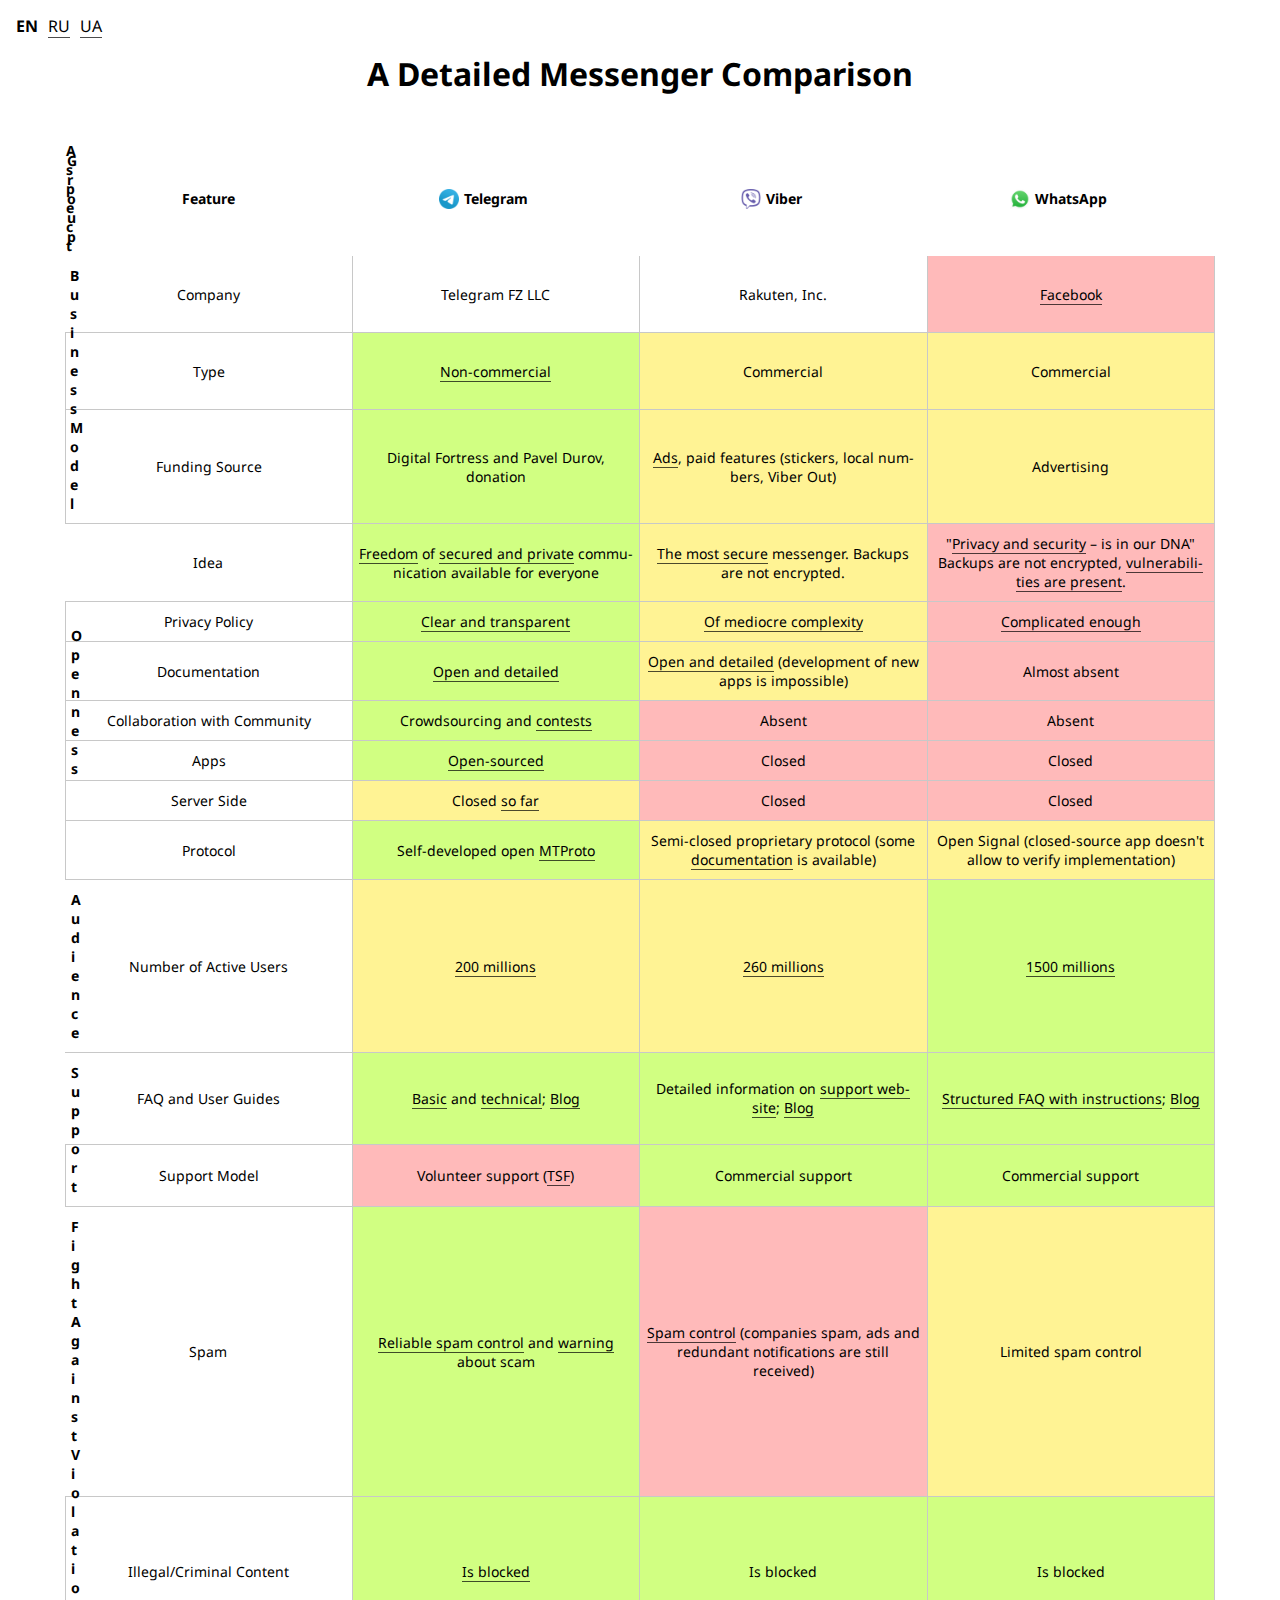
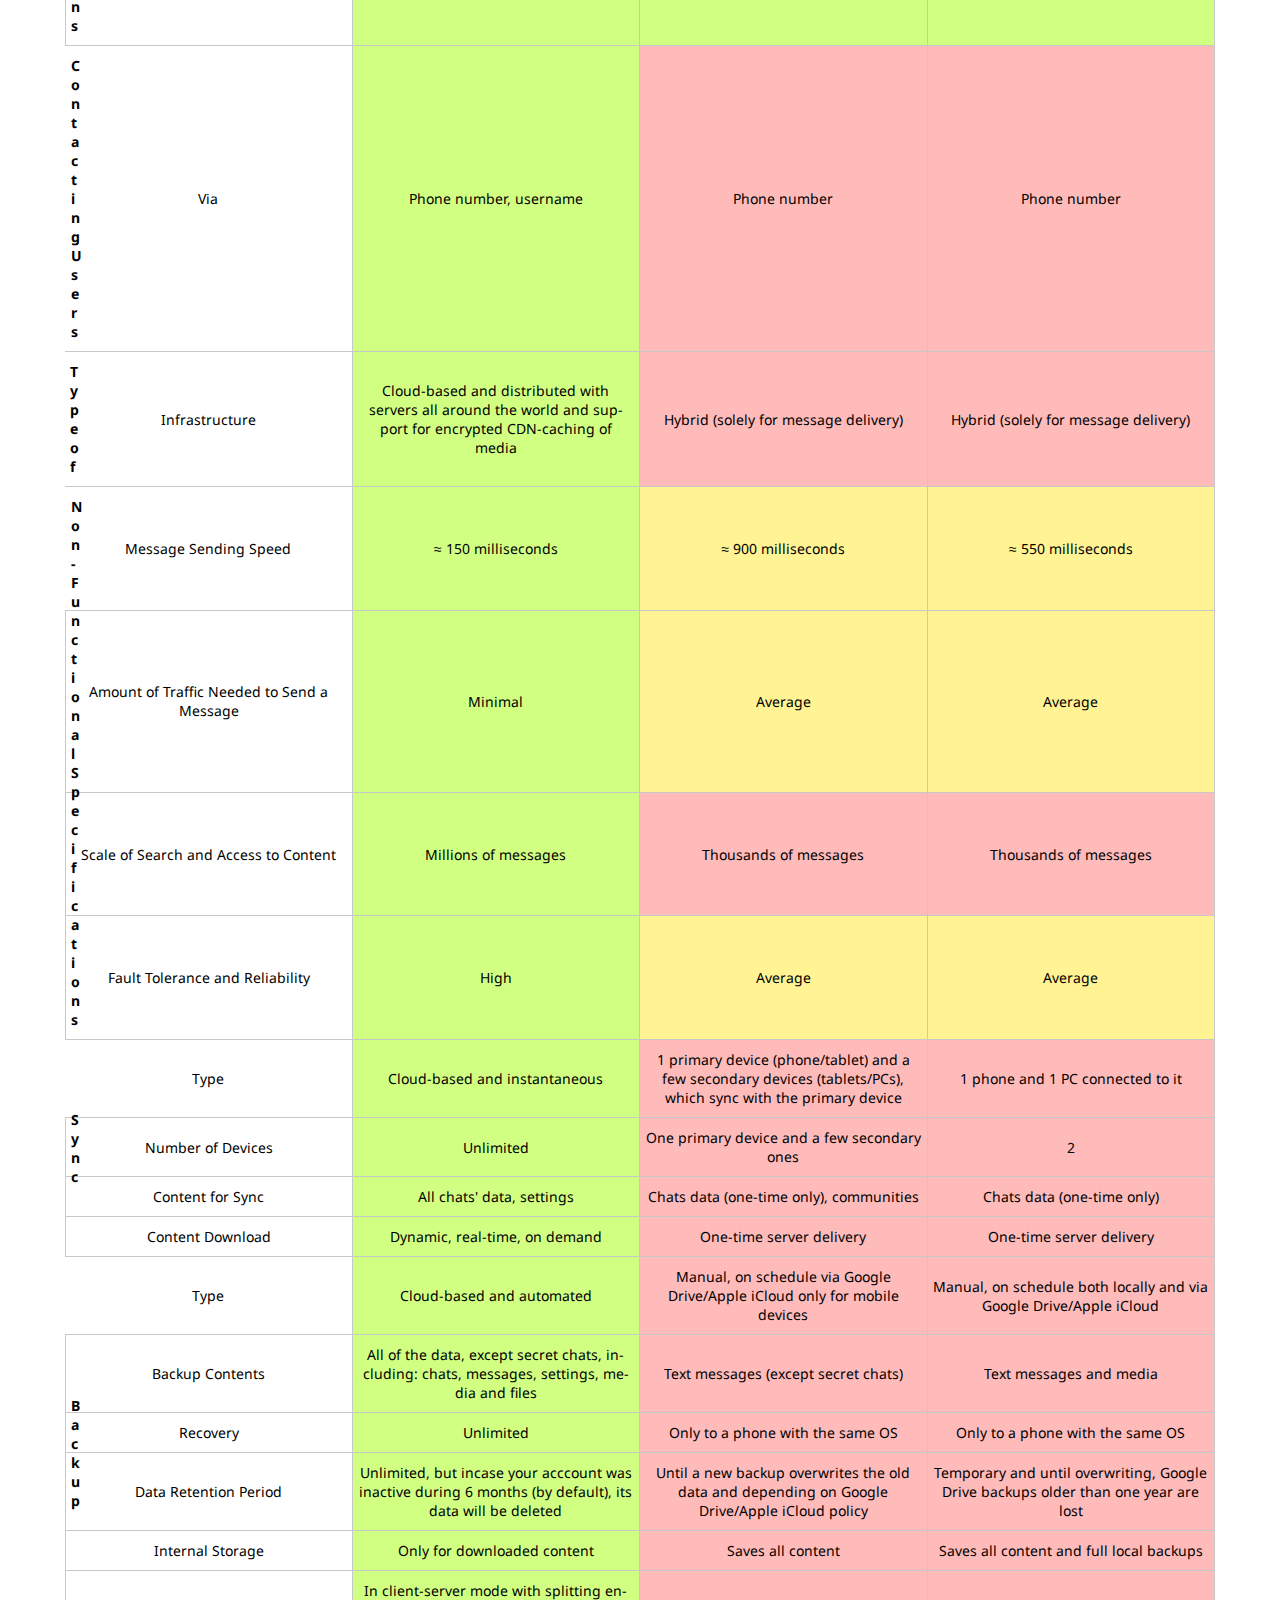
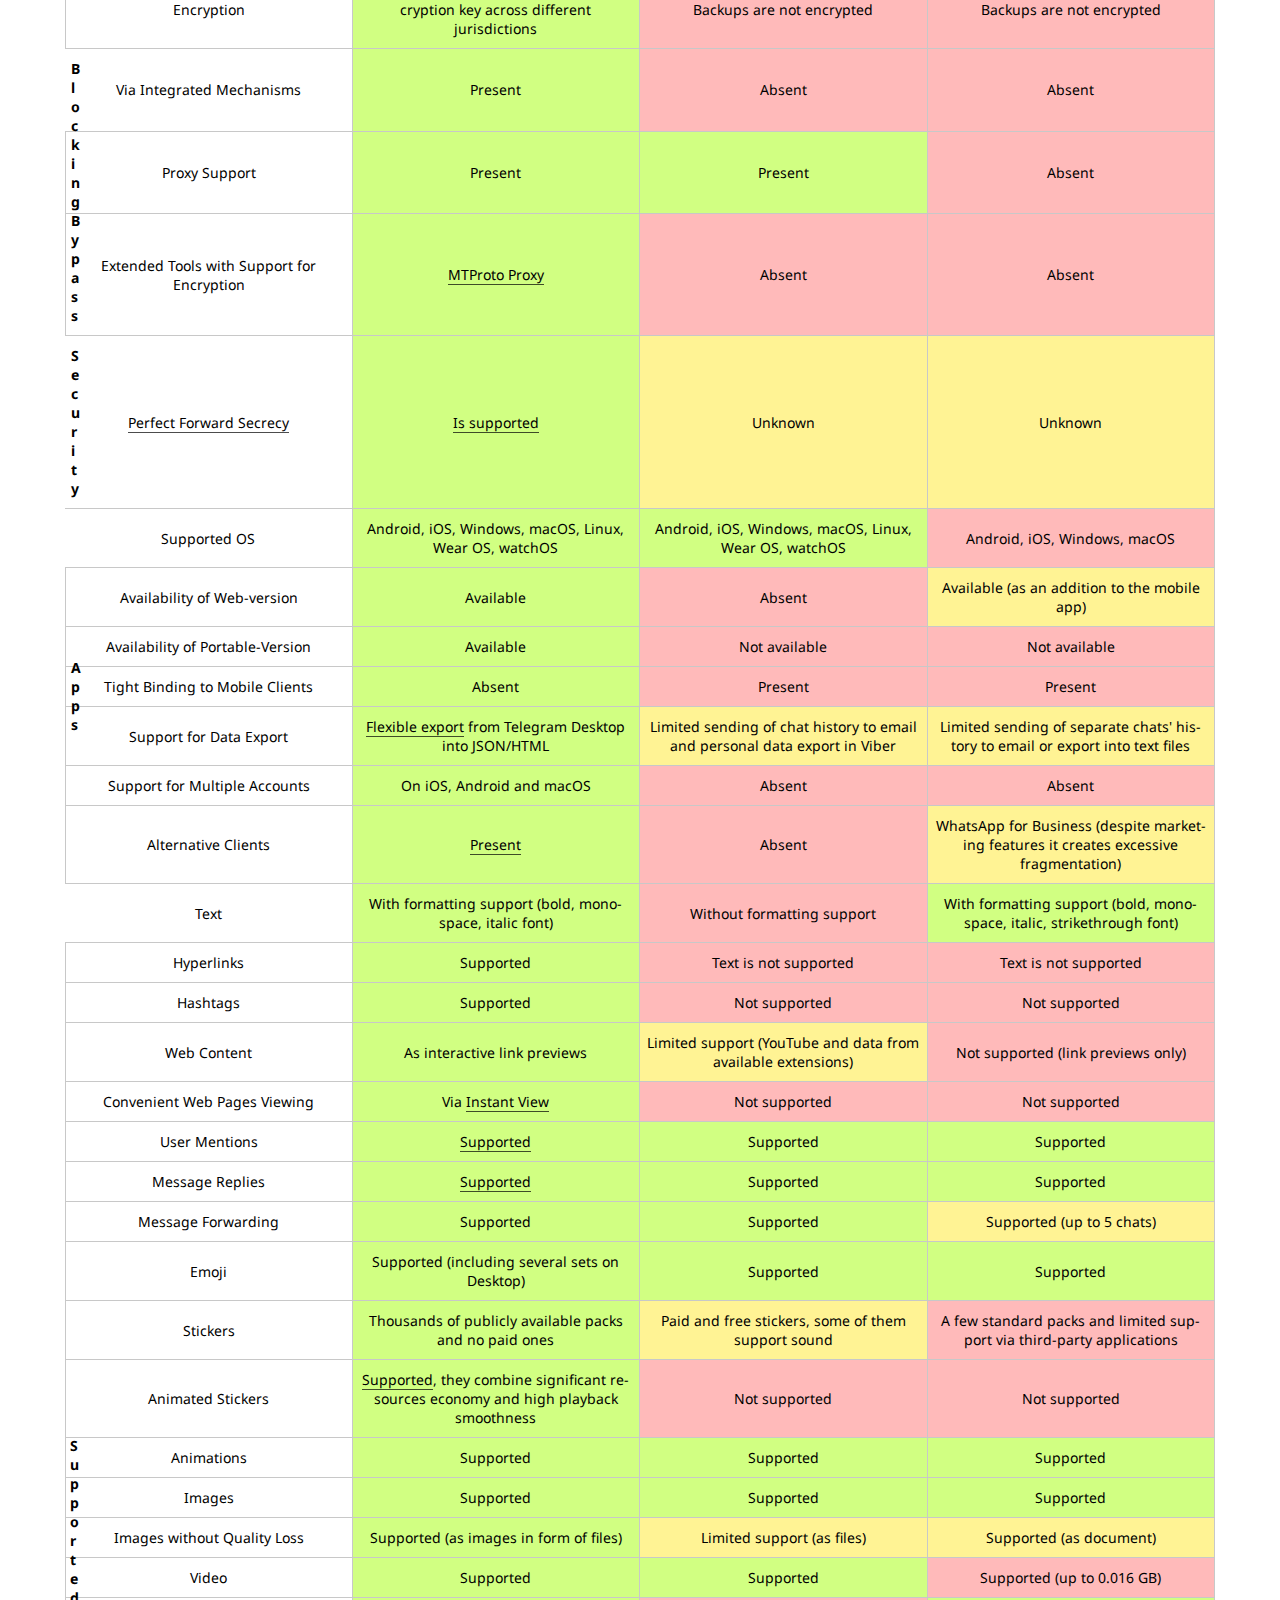
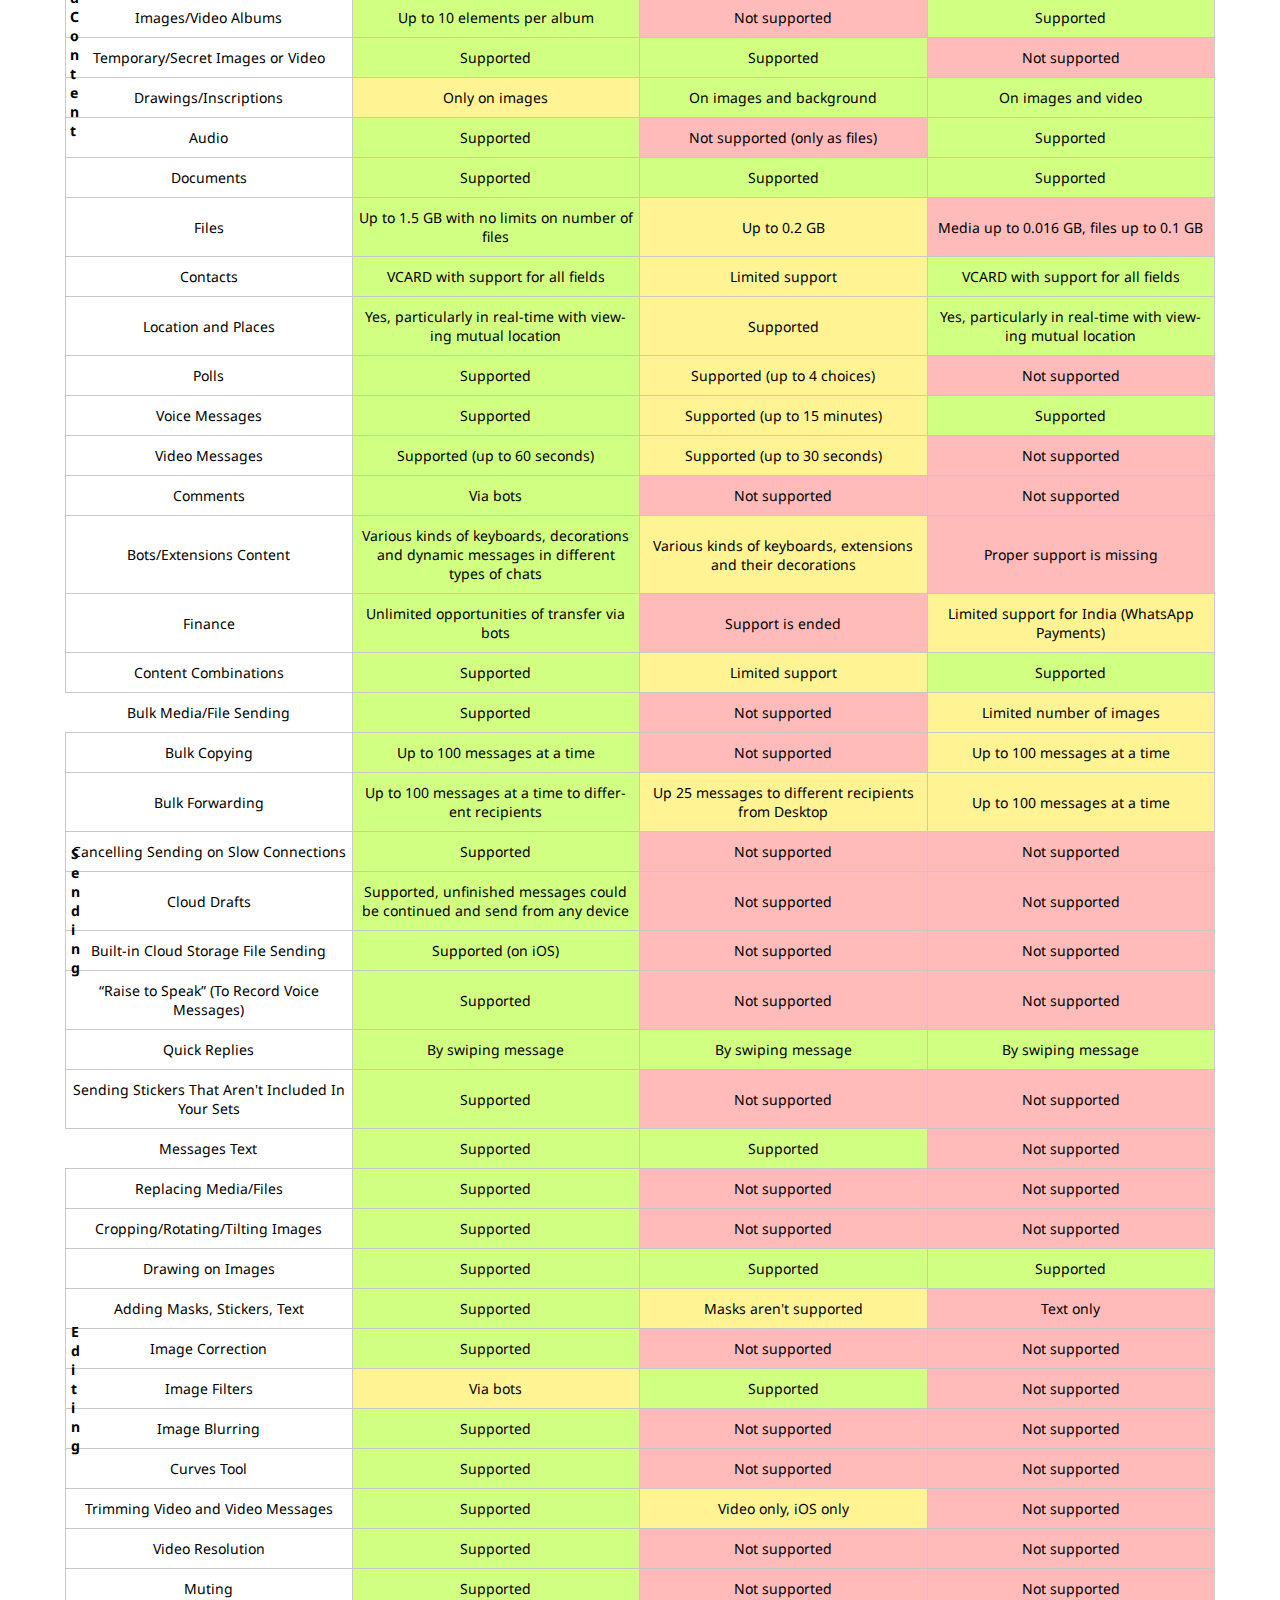
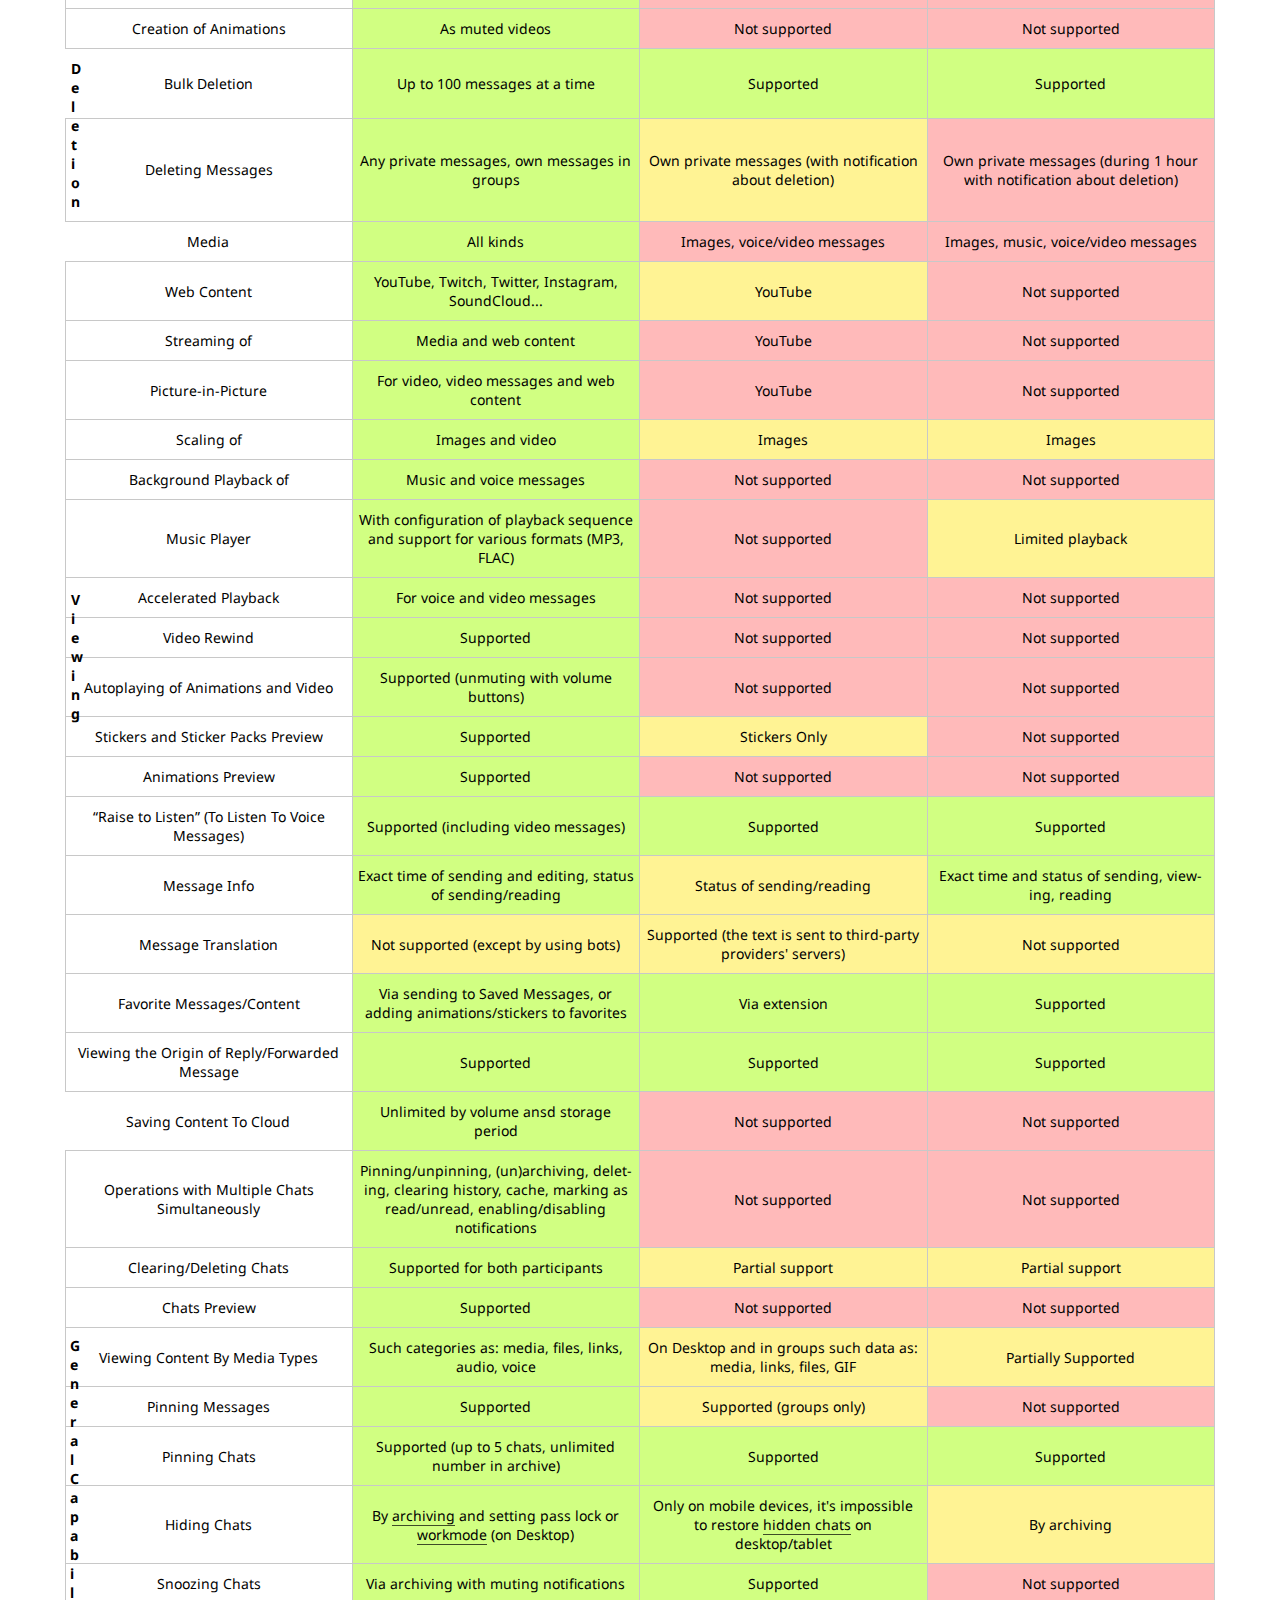
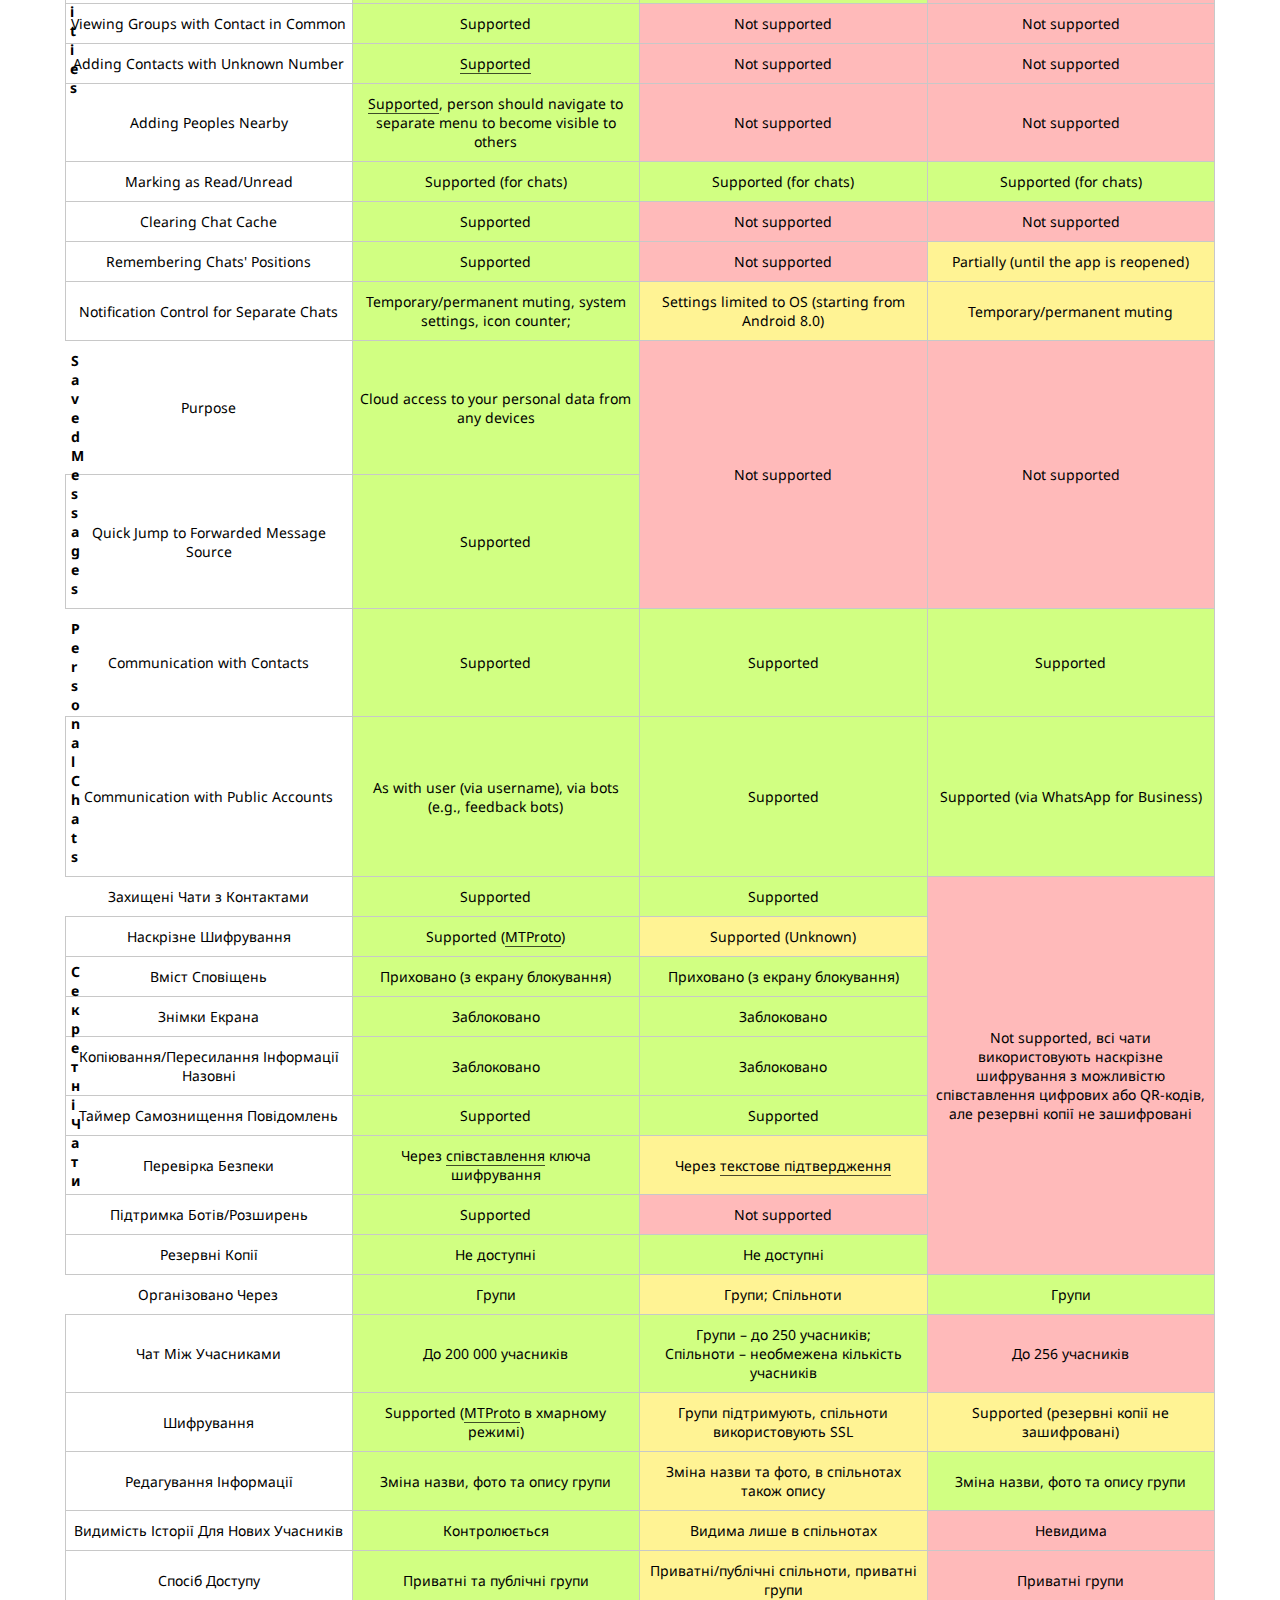
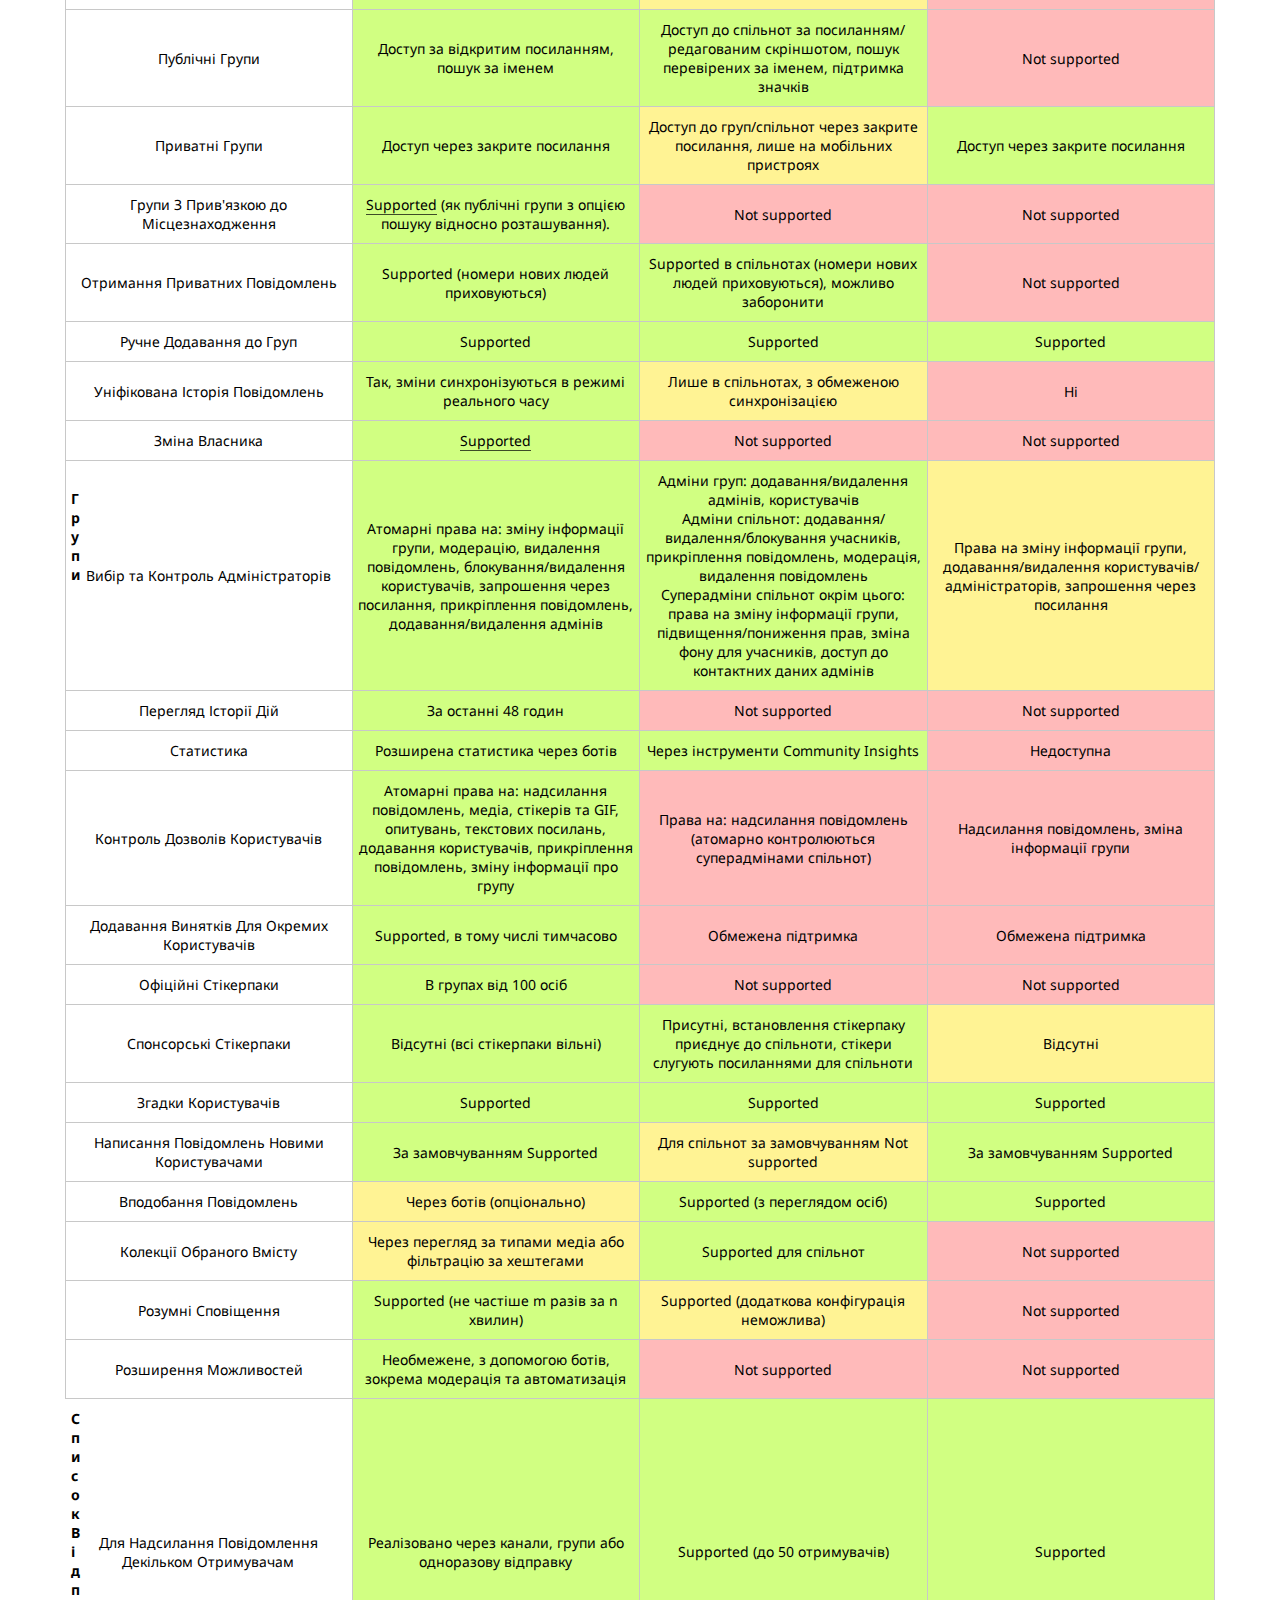
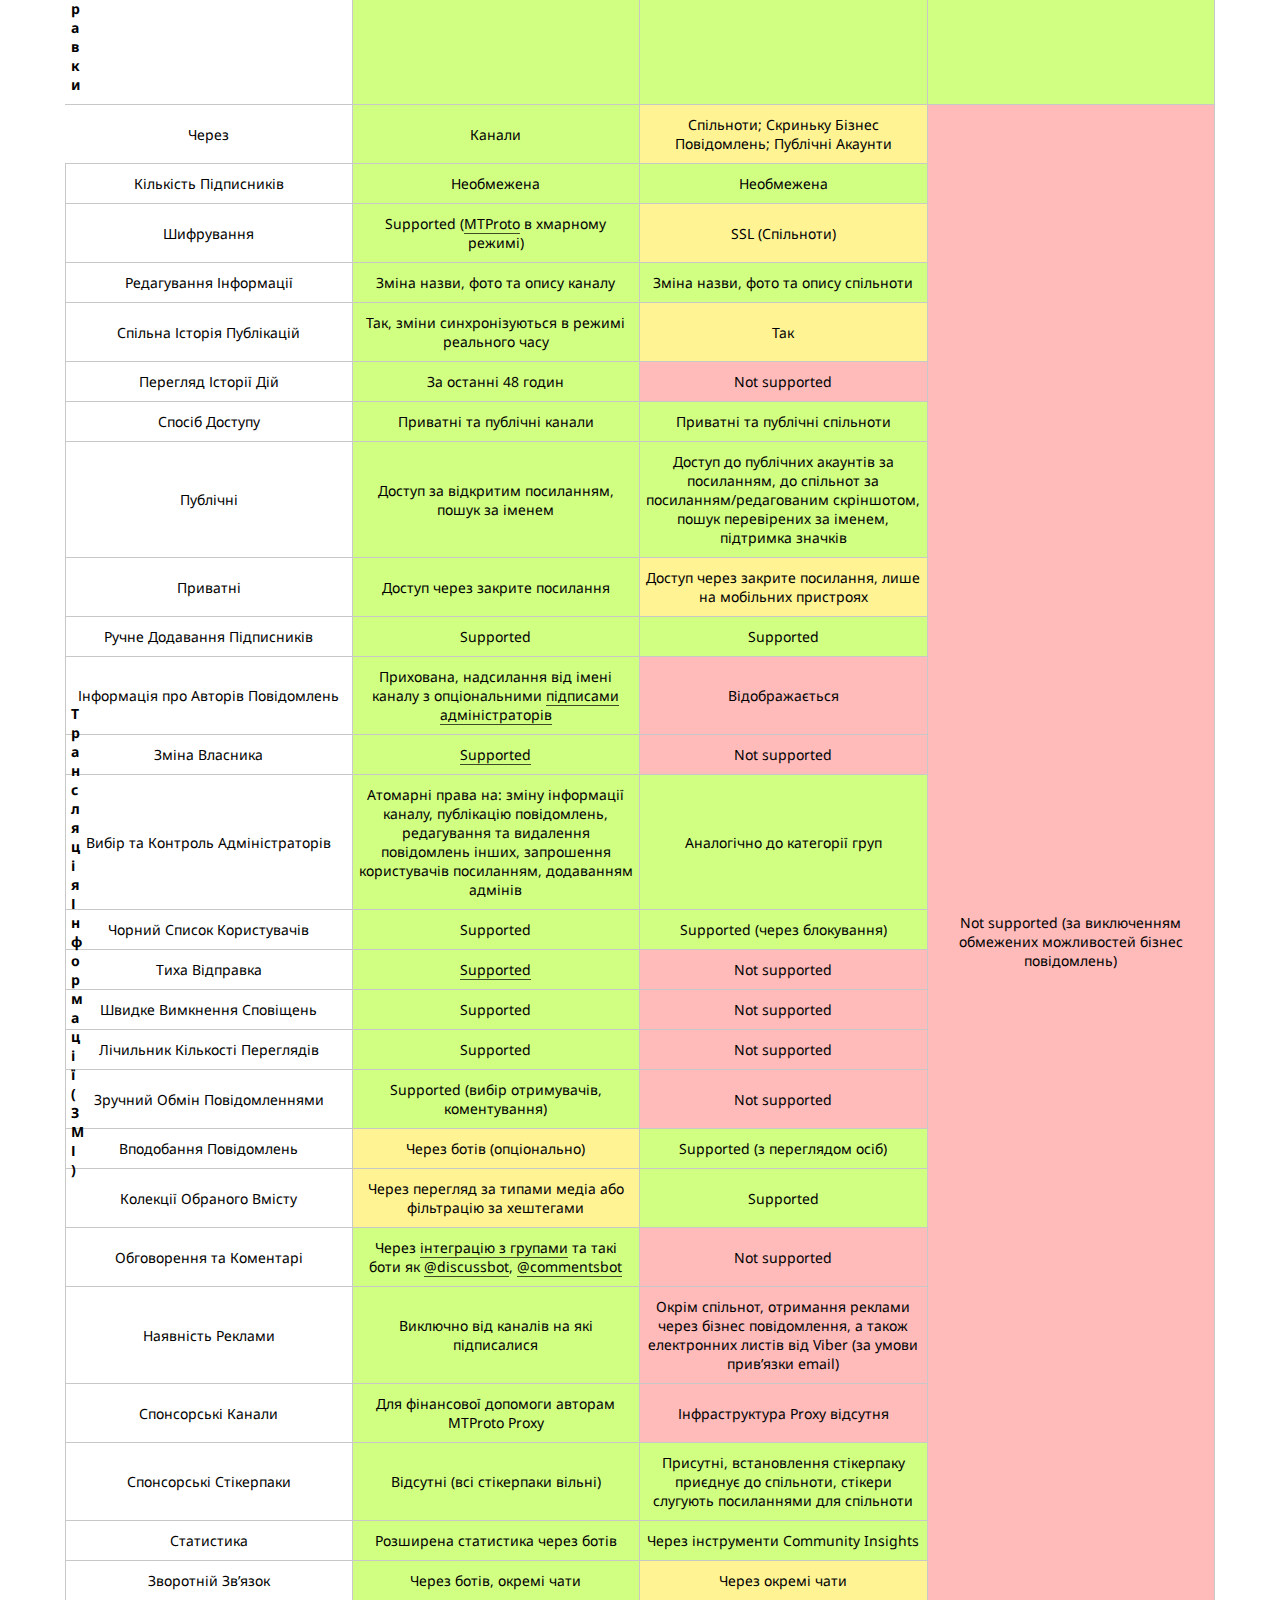
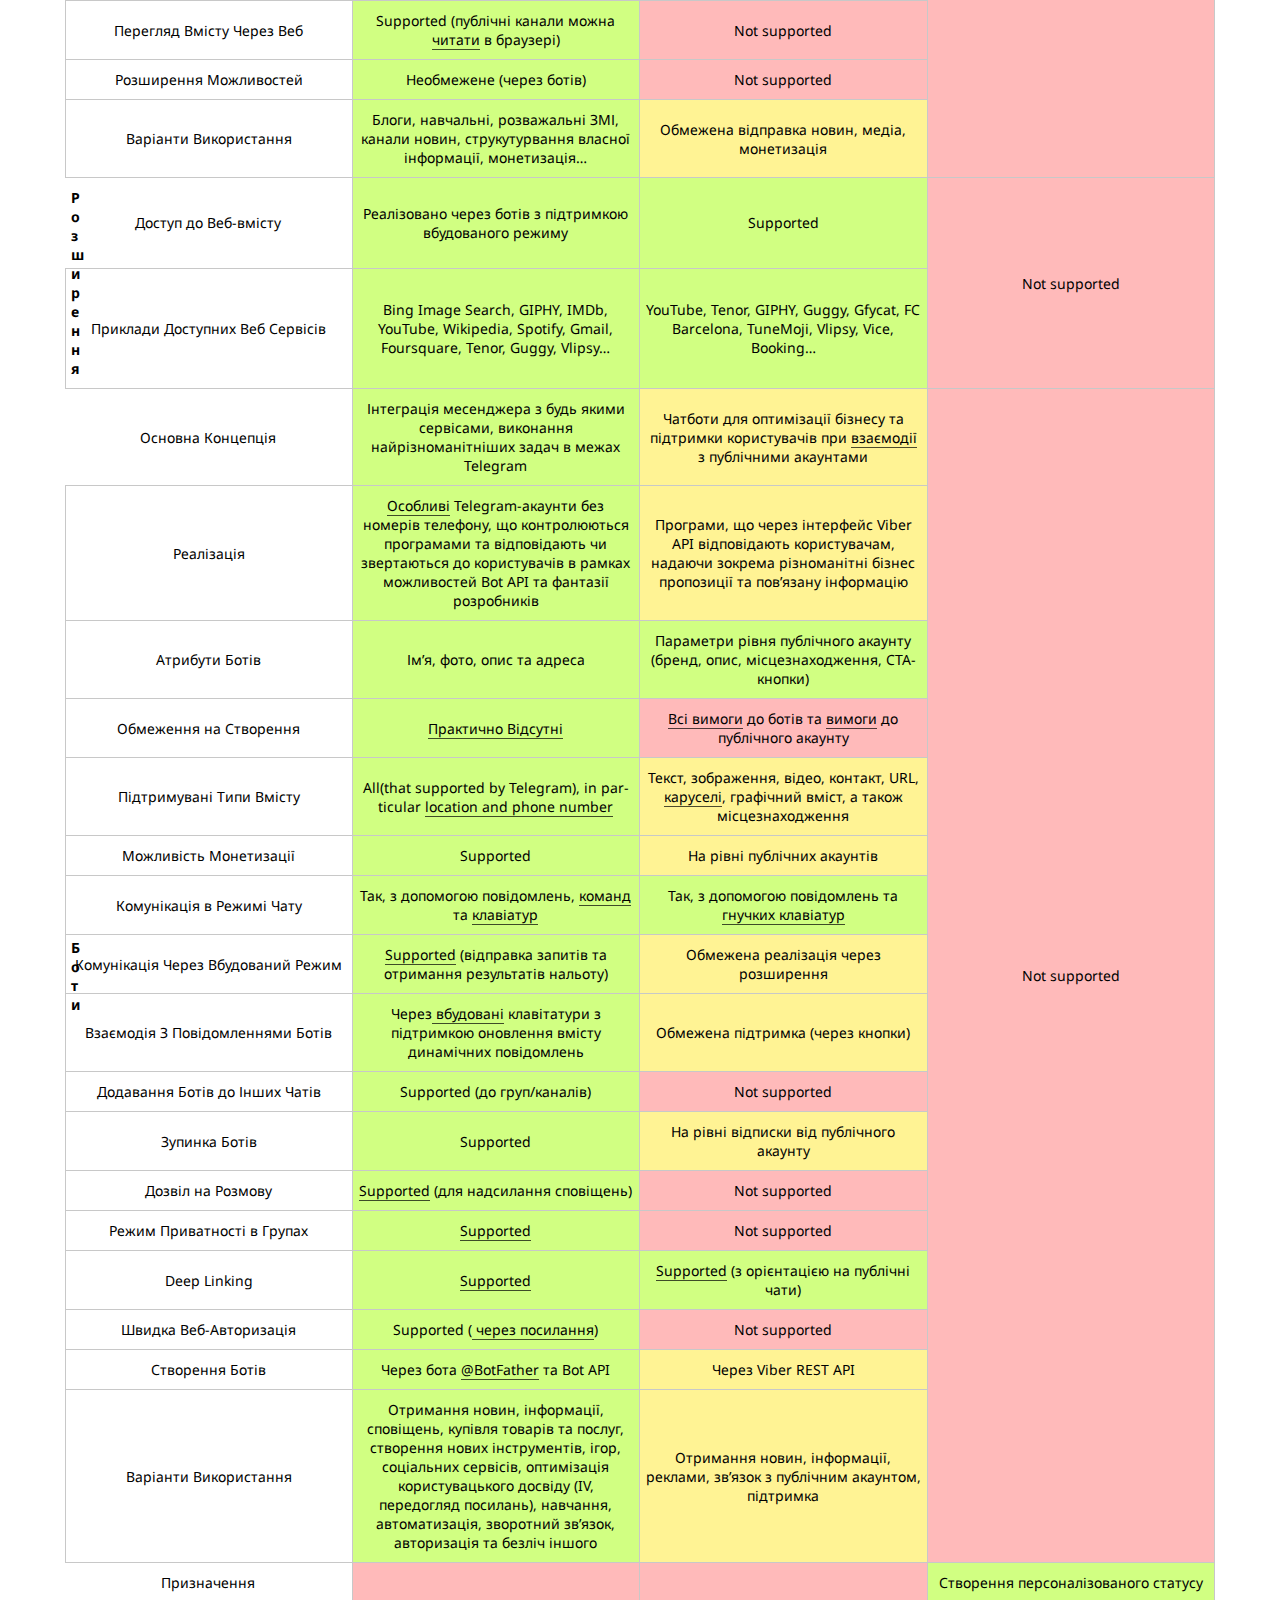
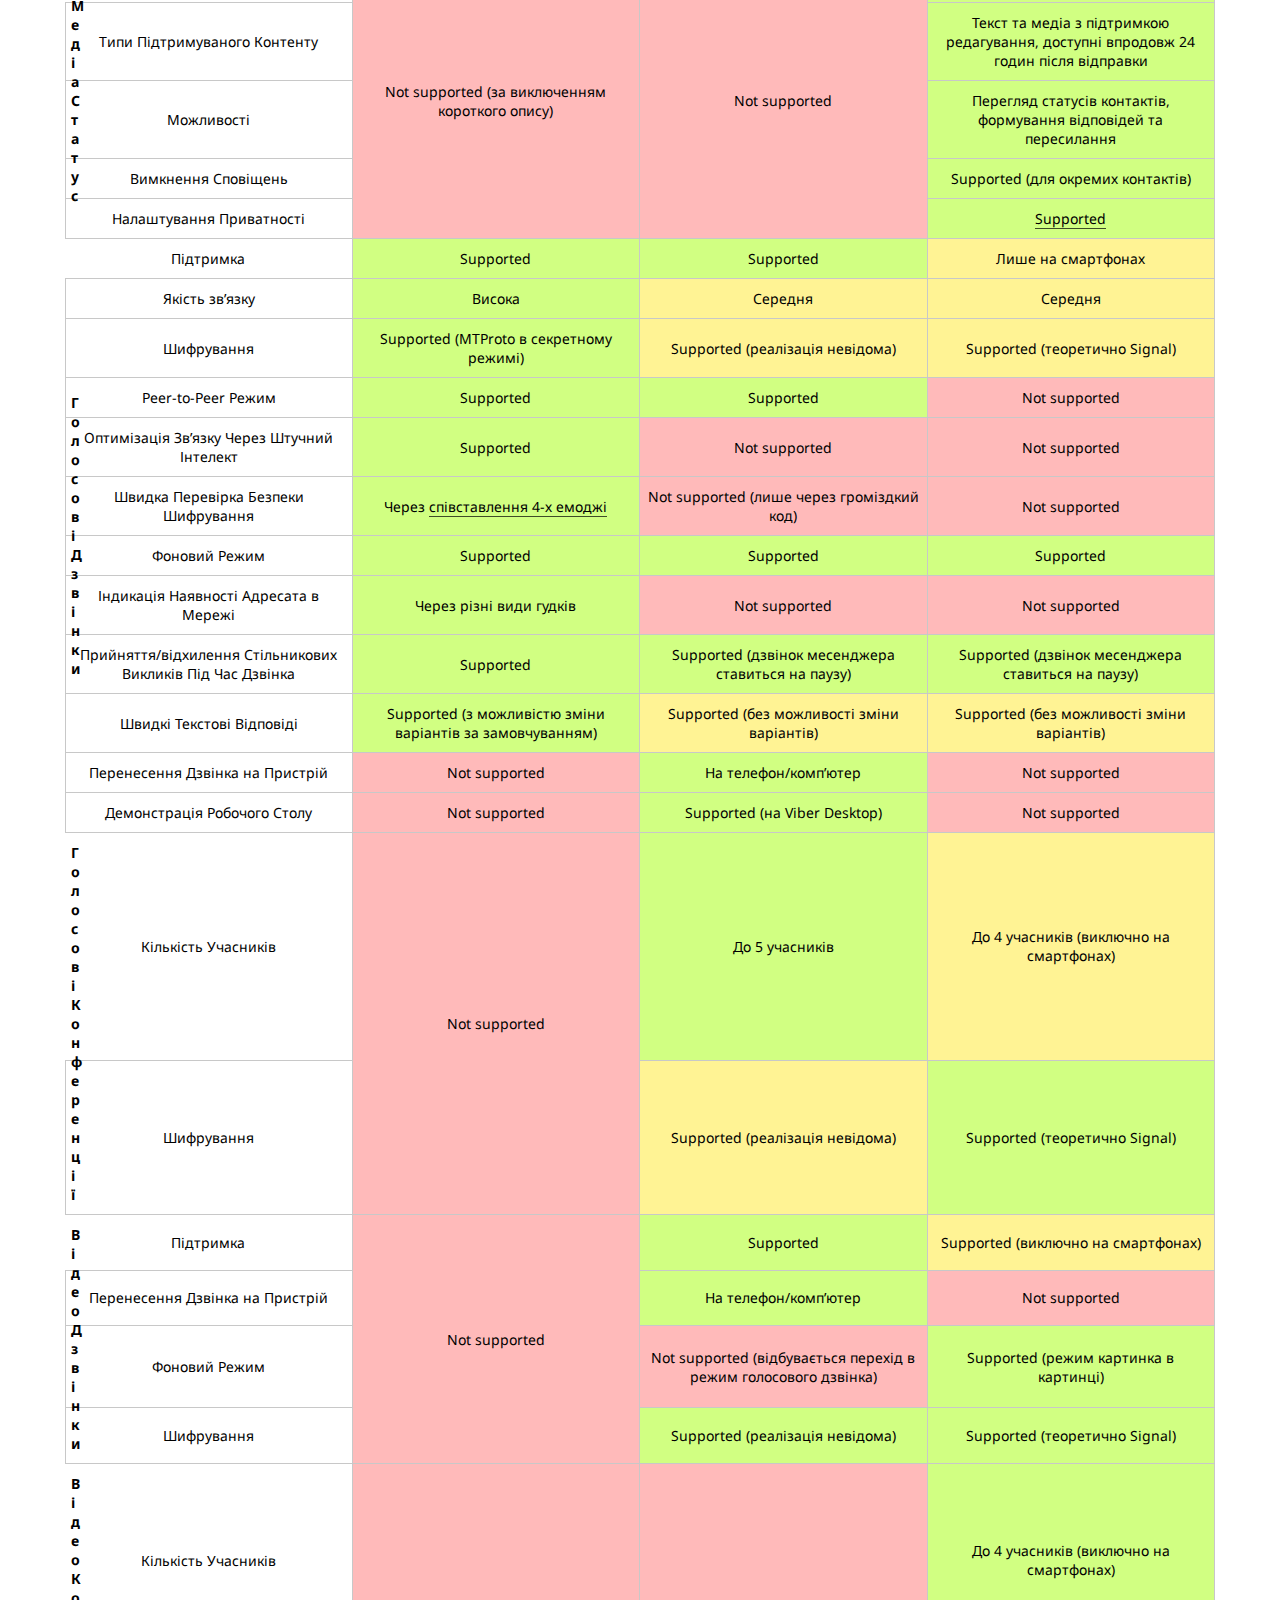
<file: index-en.html>
<!DOCTYPE html>
<html lang="en">

<head>
	<meta http-equiv="content-type" content="text/html; charset=utf-8" />
	<title>A Messenger Comparison</title>
	<link href="https://fonts.googleapis.com/css?family=Noto+Sans" rel="stylesheet">
	<link rel="stylesheet" type="text/css" href="css/styles.css">
</head>

<body>
	<div class="language">
		<h4>EN</h4>
		<a href="https://hookzof.github.io/messenger-comparison/">RU</a>
		<a href="index.html">UA</a>
	</div>
	<section class="main">
		<h1 class="headline">A Detailed Messenger Comparison</h1>
		<div id="ms-edge-wrapper">
			<table>
				<colgroup>
					<col class="group-col">
					</col>
					<col class="aspect-col">
					</col>
					<col class="feature-col">
					</col>
					<col class="service-col">
					</col>
					<col class="service-col">
					</col>
					<col class="service-col">
					</col>
				</colgroup>
				<thead>
					<tr>
						<th>Group</th>
						<th>Aspect</th>
						<th>Feature</th>
						<th>
							<font class="telegram-icon">Telegram</font>
						</th>
						<th>
							<font class="viber-icon">Viber</font>
						</th>
						<th>
							<font class="whatsapp-icon">WhatsApp</font>
						</th>
					</tr>
				</thead>
				<tbody>
					<tr>
						<td rowspan=16>
							<h3 class="group-text">General</h3>
						</td>
						<td rowspan=3><b>Business Model</b></td>
						<td>Company</td>
						<td>Telegram FZ LLC</td>
						<td>Rakuten, Inc.</td>
						<td class="disadvantage"><a
								href="https://en.wikipedia.org/wiki/Criticism_of_Facebook">Facebook</a>
						</td>
					</tr>
					<tr>
						<td>Type</td>
						<td class="advantage"><a
								href="https://telegram.org/faq#q-how-are-you-going-to-make-money-out-of-this">Non-commercial</a>
						</td>
						<td class="mediocrity">Commercial</td>
						<td class="mediocrity">Commercial</td>
					</tr>
					<tr>
						<td>Funding Source</td>
						<td class="advantage">Digital Fortress and Pavel Durov, donation</td>
						<td class="mediocrity"><a
								href="https://support.viber.com/customer/en/portal/articles/2536775">Ads</a>,
							paid features (stickers, local numbers, Viber Out)</td>
						<td class="mediocrity">Advertising</td>
					</tr>
					<tr>
						<td rowspan=7><b>Openness</b></td>
						<td>Idea</td>
						<td class="advantage"><a href="https://telegram.org/blog/200-million">Freedom</a> of <a
								href="https://telegram.org/faq#q-do-you-process-data-requests">secured and private</a>
							communication available for everyone</td>
						<td class="mediocrity"><a href="https://www.viber.com/security/">The most secure</a>
							messenger. Backups are not encrypted.</td>
						<td class="disadvantage">"<a href="https://www.whatsapp.com/security/">Privacy and security</a>
							–
							is in our DNA" Backups are not encrypted, <a
								href="https://telegra.ph/Why-WhatsApp-Will-Never-Be-Secure-05-15">vulnerabilities are
								present</a>.</td>
					</tr>
					<tr>
						<td>Privacy Policy</td>
						<td class="advantage"><a href="https://telegram.org/privacy">Clear and transparent</a></td>
						<td class="mediocrity"><a href="https://www.viber.com/terms/viber-privacy-policy/">Of mediocre
								complexity</a></td>
						<td class="disadvantage"><a
								href="https://www.whatsapp.com/legal?eea=1#privacy-policy-how-the-general-data-protection-regulation-applies-to-our-european-region-users">Complicated
								enough</a></td>
					</tr>
					<tr>
						<td>Documentation</td>
						<td class="advantage"><a href="https://core.telegram.org/">Open and detailed</a></td>
						<td class="mediocrity"><a href="https://developers.viber.com/docs/all/">Open and detailed</a>
							(development of new apps is impossible)</td>
						<td class="disadvantage">Almost absent</td>
					</tr>
					<tr>
						<td>Collaboration with Community</td>
						<td class="advantage">Crowdsourcing and <a href="https://contest.dev/">contests</a></td>
						<td class="disadvantage">Absent</td>
						<td class="disadvantage">Absent</td>
					</tr>
					<tr>
						<td>Apps</td>
						<td class="advantage"><a href="https://telegram.org/apps#source-code">Open-sourced</a></td>
						<td class="disadvantage">Closed</td>
						<td class="disadvantage">Closed</td>
					</tr>
					<tr>
						<td>Server Side</td>
						<td class="mediocrity">Closed <a
								href="https://telegram.org/faq#q-why-not-open-source-everything">so far</a>
						</td>
						<td class="disadvantage">Closed</td>
						<td class="disadvantage">Closed</td>
					</tr>
					<tr>
						<td>Protocol</td>
						<td class="advantage">Self-developed open <a
								href="https://core.telegram.org/mtproto">MTProto</a>
						</td>
						<td class="mediocrity">Semi-closed proprietary protocol (some <a
								href="https://www.viber.com/app/uploads/Viber-Encryption-Overview.pdf">documentation</a>
							is available)</td>
						<td class="mediocrity">Open Signal (closed-source app doesn't allow to verify implementation)
						</td>
					</tr>
					<tr>
						<td><b>Audience</b></td>
						<td>Number of Active Users</td>
						<td class="mediocrity"><a href="https://telegram.org/blog/200-million">200
								millions</a></td>
						<td class="mediocrity"><a href="https://en.wikipedia.org/wiki/Messaging_apps">260
								millions</a></td>
						<td class="advantage"><a
								href="https://techcrunch.com/2018/01/31/whatsapp-hits-1-5-billion-monthly-users-19b-not-so-bad/">1500
								millions</a></td>
					</tr>
					<tr>
						<td rowspan=2><b>Support</b></td>
						<td>FAQ and User Guides</td>
						<td class="advantage"><a href="https://telegram.org/faq">Basic</a> and <a
								href="https://core.telegram.org/techfaq">technical</a>; <a
								href="https://telegram.org/blog">Blog</a></td>
						<td class="advantage">Detailed information on <a href="https://support.viber.com/">support
								website</a>; <a href="https://www.viber.com/blog/">Blog</a></td>
						<td class="advantage"><a href="https://faq.whatsapp.com/">Structured FAQ with instructions</a>;
							<a href="https://blog.whatsapp.com/">Blog</a></td>
					</tr>
					<tr>
						<td>Support Model </td>
						<td class="disadvantage">Volunteer support (<a href="https://core.telegram.org/tsi">TSF</a>)
						</td>
						<td class="advantage">Commercial support</td>
						<td class="advantage">Commercial support</td>
					</tr>
					<tr>
						<td rowspan=2><b>Fight Against Violations</b></td>
						<td>Spam</td>
						<td class="advantage"><a href="https://telegram.org/faq_spam">Reliable spam control</a> and <a
								href="https://telegram.org/blog/privacy-discussions-web-bots#scam-alerts">warning</a>
							about scam</td>
						<td class="disadvantage"><a
								href="https://support.viber.com/customer/en/portal/articles/2002168-spam-messages-on-viber?b_id=3838">Spam
								control</a> (companies spam, ads and redundant notifications are still received)</td>
						<td class="mediocrity">Limited spam control</td>
					</tr>
					<tr>
						<td>Illegal/Criminal Content</td>
						<td class="advantage"><a
								href="https://telegram.org/faq#q-wait-0-o-do-you-process-take-down-requests-from-third-parties">Is
								blocked</a>
						</td>
						<td class="advantage">Is blocked</td>
						<td class="advantage">Is blocked</td>
					</tr>
					<tr>
						<td><b>Contacting Users</b></td>
						<td>Via</td>
						<td class="advantage">Phone number, username</td>
						<td class="disadvantage">Phone number</td>
						<td class="disadvantage">Phone number</td>
					</tr>
					<tr>
						<td rowspan=26>
							<h3 class="group-text">Architecture</h3>
						</td>
						<td><b>Type of</b></td>
						<td>Infrastructure</td>
						<td class="advantage">Cloud-based and distributed with servers all around the world and support
							for encrypted CDN-caching of media</td>
						<td class="disadvantage">Hybrid (solely for message delivery)</td>
						<td class="disadvantage">Hybrid (solely for message delivery)</td>
					</tr>
					<tr>
						<td rowspan=4><b>Non-Functional Specifications</b></td>
						<td>Message Sending Speed</td>
						<td class="advantage">≈ 150 milliseconds</td>
						<td class="mediocrity">≈ 900 milliseconds</td>
						<td class="mediocrity">≈ 550 milliseconds</td>
					</tr>
					<tr>
						<td>Amount of Traffic Needed to Send a Message</td>
						<td class="advantage">Minimal</td>
						<td class="mediocrity">Average</td>
						<td class="mediocrity">Average</td>
					</tr>
					<tr>
						<td>Scale of Search and Access to Content</td>
						<td class="advantage">Millions of messages</td>
						<td class="disadvantage">Thousands of messages</td>
						<td class="disadvantage">Thousands of messages</td>
					</tr>
					<tr>
						<td>Fault Tolerance and Reliability</td>
						<td class="advantage">High</td>
						<td class="mediocrity">Average</td>
						<td class="mediocrity">Average</td>
					</tr>
					<tr>
						<td rowspan=4><b>Sync</b></td>
						<td>Type</td>
						<td class="advantage">Cloud-based and instantaneous</td>
						<td class="disadvantage">1 primary device (phone/tablet) and a few secondary devices
							(tablets/PCs), which sync with the primary device</td>
						<td class="disadvantage">1 phone and 1 PC connected to it</td>
					</tr>
					<tr>
						<td>Number of Devices</td>
						<td class="advantage">Unlimited</td>
						<td class="disadvantage" sdval="2" sdnum="1033;">One primary device and a few secondary ones
						</td>
						<td class="disadvantage" sdval="2" sdnum="1033;">2</td>
					</tr>
					<tr>
						<td>Content for Sync</td>
						<td class="advantage">All chats' data, settings</td>
						<td class="disadvantage">Chats data (one-time only), communities</td>
						<td class="disadvantage">Chats data (one-time only)</td>
					</tr>
					<tr>
						<td>Content Download</td>
						<td class="advantage">Dynamic, real-time, on demand</td>
						<td class="disadvantage">One-time server delivery</td>
						<td class="disadvantage">One-time server delivery</td>
					</tr>
					<tr>
						<td rowspan=6><b>Backup</b></td>
						<td>Type</td>
						<td class="advantage">Cloud-based and automated</td>
						<td class="disadvantage">Manual, on schedule via Google Drive/Apple iCloud only for mobile
							devices</td>
						<td class="disadvantage">Manual, on schedule both locally and via Google Drive/Apple iCloud</td>
					</tr>
					<tr>
						<td>Backup Contents</td>
						<td class="advantage">All of the data, except secret chats, including: chats, messages,
							settings, media and files
						</td>
						<td class="disadvantage">Text messages (except secret chats)</td>
						<td class="disadvantage">Text messages and media</td>
					</tr>
					<tr>
						<td align="center">Recovery</td>
						<td class="advantage" align="center">Unlimited</td>
						<td class="disadvantage">Only to a phone with the same OS</td>
						<td class="disadvantage">Only to a phone with the same OS</td>
					</tr>
					<tr>
						<td>Data Retention Period</td>
						<td class="advantage">Unlimited, but incase your acccount was inactive during 6 months (by
							default), its data will be deleted</td>
						<td class="disadvantage">Until a new backup overwrites the old data and depending on Google
							Drive/Apple iCloud policy
						</td>
						<td class="disadvantage">Temporary and until overwriting, Google Drive backups older than one
							year are lost
						</td>
					</tr>
					<tr>
						<td>Internal Storage</td>
						<td class="advantage">Only for downloaded content</td>
						<td class="disadvantage">Saves all content</td>
						<td class="disadvantage">Saves all content and full local backups</td>
					</tr>
					<tr>
						<td>Encryption</td>
						<td class="advantage">In client-server mode with splitting encryption key across different
							jurisdictions</td>
						<td class="disadvantage">Backups are not encrypted</td>
						<td class="disadvantage">Backups are not encrypted</td>
					</tr>
					<tr>
						<td rowspan=3><b>Blocking Bypass</b></td>
						<td>Via Integrated Mechanisms</td>
						<td class="advantage">Present</td>
						<td class="disadvantage">Absent</td>
						<td class="disadvantage">Absent</td>
					</tr>
					<tr>
						<td>Proxy Support</td>
						<td class="advantage">Present</td>
						<td class="advantage">Present</td>
						<td class="disadvantage">Absent</td>
					</tr>
					<tr>
						<td>Extended Tools with Support for Encryption</td>
						<td class="advantage"><a
								href="https://hybridtechcar.com/2018/05/26/telegram-mtproto-proxy/">MTProto Proxy</a>
						</td>
						<td class="disadvantage">Absent</td>
						<td class="disadvantage">Absent</td>
					</tr>
					<tr>
						<td align="center"><b>Security</b></td>
						<td><a href="https://en.wikipedia.org/wiki/Forward_secrecy">Perfect Forward Secrecy</a></td>
						<td class="advantage"><a href="https://core.telegram.org/api/pfs">Is supported</a></td>
						<td class="mediocrity">Unknown</td>
						<td class="mediocrity">Unknown</td>
					</tr>
					<tr>
						<td rowspan=7><b>Apps</b></td>
						<td>Supported OS</td>
						<td class="advantage">Android, iOS, Windows, macOS, Linux, Wear OS, watchOS</td>
						<td class="advantage">Android, iOS, Windows, macOS, Linux, Wear OS, watchOS</td>
						<td class="disadvantage">Android, iOS, Windows, macOS</td>
					</tr>
					<tr>
						<td>Availability of Web-version</td>
						<td class="advantage">Available</td>
						<td class="disadvantage">Absent</td>
						<td class="mediocrity">Available (as an addition to the mobile app)</td>
					</tr>
					<tr>
						<td>Availability of Portable-Version</td>
						<td class="advantage">Available</td>
						<td class="disadvantage">Not available</td>
						<td class="disadvantage">Not available</td>
					</tr>
					<tr>
						<td>Tight Binding to Mobile Clients</td>
						<td class="advantage">Absent</td>
						<td class="disadvantage">Present</td>
						<td class="disadvantage">Present</td>
					</tr>
					<tr>
						<td>Support for Data Export</td>
						<td class="advantage"><a href="https://telegram.org/blog/export-and-more">Flexible export</a>
							from
							Telegram Desktop
							into JSON/HTML</td>
						<td class="mediocrity">Limited sending of chat history to email and personal data export in
							Viber</td>
						<td class="mediocrity">Limited sending of separate chats' history to email or export into text
							files</td>
					</tr>
					<tr>
						<td>Support for Multiple Accounts</td>
						<td class="advantage">On iOS, Android and macOS</td>
						<td class="disadvantage">Absent</td>
						<td class="disadvantage">Absent</td>
					</tr>
					<tr>
						<td>Alternative Clients</td>
						<td class="advantage"><a
								href="https://telegram.org/apps#telegram-database-library-tdlib">Present</a>
						</td>
						<td class="disadvantage">Absent</td>
						<td class="mediocrity">WhatsApp for Business (despite marketing features it creates excessive
							fragmentation)</td>
					</tr>
					<tr>
						<td rowspan=71>
							<h3 class="group-text">Messages</h3>
						</td>
						<td rowspan=30><b>Supported Content</b></td>
						<td>Text</td>
						<td class="advantage">With formatting support (bold, monospace, italic font)</td>
						<td class="disadvantage">Without formatting support</td>
						<td class="advantage">With formatting support (bold, monospace, italic, strikethrough font)
						</td>
					</tr>
					<tr>
						<td>Hyperlinks</td>
						<td class="advantage">Supported</td>
						<td class="disadvantage">Text is not supported</td>
						<td class="disadvantage">Text is not supported</td>
					</tr>
					<tr>
						<td>Hashtags</td>
						<td class="advantage">Supported</td>
						<td class="disadvantage">Not supported</td>
						<td class="disadvantage">Not supported</td>
					</tr>
					<tr>
						<td>Web Content</td>
						<td class="advantage">As interactive link previews</td>
						<td class="mediocrity">Limited support (YouTube and data from available extensions)</td>
						<td class="disadvantage">Not supported (link previews only)</td>
					</tr>
					<tr>
						<td align="center">Convenient Web Pages Viewing</td>
						<td class="advantage">Via <a href="https://instantview.telegram.org/">Instant View</a>
						</td>
						<td class="disadvantage">Not supported</td>
						<td class="disadvantage">Not supported</td>
					</tr>
					<tr>
						<td>User Mentions</td>
						<td class="advantage"><a
								href="https://telegram.org/blog/replies-mentions-hashtags#mentions">Supported</a>
						</td>
						<td class="advantage">Supported</td>
						<td class="advantage">Supported</td>
					</tr>
					<tr>
						<td>Message Replies</td>
						<td class="advantage"><a
								href="https://telegram.org/blog/replies-mentions-hashtags#replies">Supported</a>
						</td>
						<td class="advantage">Supported</td>
						<td class="advantage">Supported</td>
					</tr>
					<tr>
						<td>Message Forwarding</td>
						<td class="advantage">Supported</td>
						<td class="advantage">Supported</td>
						<td class="mediocrity">Supported (up to 5 chats)</td>
					</tr>
					<tr>
						<td>Emoji</td>
						<td class="advantage">Supported (including several sets on Desktop)</td>
						<td class="advantage">Supported</td>
						<td class="advantage">Supported</td>
					</tr>
					<tr>
						<td>Stickers</td>
						<td class="advantage">Thousands of publicly available packs and no paid ones</td>
						<td class="mediocrity">Paid and free stickers, some of them support sound</td>
						<td class="disadvantage">A few standard packs and limited support via third-party applications
						</td>
					</tr>
					<tr>
						<td>Animated Stickers</td>
						<td class="advantage"><a href="https://telegram.org/blog/animated-stickers">Supported</a>,
							they combine significant resources economy and high playback smoothness
						</td>
						<td class="disadvantage">Not supported</td>
						<td class="disadvantage">Not supported</td>
					</tr>
					<tr>
						<td align="center">Animations</td>
						<td class="advantage">Supported</td>
						<td class="advantage">Supported</td>
						<td class="advantage">Supported</td>
					</tr>
					<tr>
						<td>Images</td>
						<td class="advantage">Supported</td>
						<td class="advantage">Supported</td>
						<td class="advantage">Supported</td>
					</tr>
					<tr>
						<td align="center">Images without Quality Loss</td>
						<td class="advantage">Supported (as images in form of files)</td>
						<td class="mediocrity">Limited support (as files)</td>
						<td class="mediocrity">Supported (as document)</td>
					</tr>
					<tr>
						<td>Video</td>
						<td class="advantage">Supported</td>
						<td class="advantage">Supported</td>
						<td class="disadvantage">Supported (up to 0.016 GB)</td>
					</tr>
					<tr>
						<td>Images/Video Albums</td>
						<td class="advantage">Up to 10 elements per album</td>
						<td class="disadvantage">Not supported</td>
						<td class="advantage">Supported</td>
					</tr>
					<tr>
						<td>Temporary/Secret Images or Video</td>
						<td class="advantage">Supported</td>
						<td class="advantage">Supported</td>
						<td class="disadvantage">Not supported</td>
					</tr>
					<tr>
						<td>Drawings/Inscriptions</td>
						<td class="mediocrity">Only on images</td>
						<td class="advantage">On images and background</td>
						<td class="advantage">On images and video</td>
					</tr>
					<tr>
						<td>Audio</td>
						<td class="advantage">Supported</td>
						<td class="disadvantage">Not supported (only as files)</td>
						<td class="advantage">Supported</td>
					</tr>
					<tr>
						<td>Documents</td>
						<td class="advantage">Supported</td>
						<td class="advantage">Supported</td>
						<td class="advantage">Supported</td>
					</tr>
					<tr>
						<td>Files</td>
						<td class="advantage">Up to 1.5 GB with no limits on number of files</td>
						<td class="mediocrity">Up to 0.2 GB</td>
						<td class="disadvantage">Media up to 0.016 GB, files up to 0.1 GB</td>
					</tr>
					<tr>
						<td>Contacts</td>
						<td class="advantage">VCARD with support for all fields</td>
						<td class="mediocrity">Limited support</td>
						<td class="advantage">VCARD with support for all fields</td>
					</tr>
					<tr>
						<td>Location and Places</td>
						<td class="advantage">Yes, particularly in real-time with viewing mutual location</td>
						<td class="mediocrity">Supported</td>
						<td class="advantage">Yes, particularly in real-time with viewing mutual location</td>
					</tr>
					<tr>
						<td align="center">Polls</td>
						<td class="advantage">Supported</td>
						<td class="mediocrity">Supported (up to 4 choices)</td>
						<td class="disadvantage">Not supported</td>
					</tr>
					<tr>
						<td align="center">Voice Messages</td>
						<td class="advantage">Supported</td>
						<td class="mediocrity">Supported (up to 15 minutes)</td>
						<td class="advantage">Supported</td>
					</tr>
					<tr>
						<td align="center">Video Messages</td>
						<td class="advantage">Supported (up to 60 seconds)</td>
						<td class="mediocrity">Supported (up to 30 seconds)</td>
						<td class="disadvantage">Not supported</td>
					</tr>
					<tr>
						<td align="center">Comments</td>
						<td class="advantage">Via bots</td>
						<td class="disadvantage">Not supported</td>
						<td class="disadvantage">Not supported</td>
					</tr>
					<tr>
						<td>Bots/Extensions Content</td>
						<td class="advantage">Various kinds of keyboards, decorations and dynamic messages in different
							types of chats</td>
						<td class="mediocrity">Various kinds of keyboards, extensions and their decorations</td>
						<td class="disadvantage">Proper support is missing</td>
					</tr>
					<tr>
						<td>Finance</td>
						<td class="advantage">Unlimited opportunities of transfer via bots</td>
						<td class="disadvantage">Support is ended</td>
						<td class="mediocrity">Limited support for India (WhatsApp Payments)</td>
					</tr>
					<tr>
						<td>Content Combinations</td>
						<td class="advantage">Supported</td>
						<td class="mediocrity">Limited support</td>
						<td class="advantage">Supported</td>
					</tr>
					<tr>
						<td rowspan=9><b>Sending</b></td>
						<td>Bulk Media/File Sending</td>
						<td class="advantage">Supported</td>
						<td class="disadvantage">Not supported</td>
						<td class="mediocrity">Limited number of images</td>
					</tr>
					<tr>
						<td>Bulk Copying</td>
						<td class="advantage">Up to 100 messages at a time</td>
						<td class="disadvantage">Not supported</td>
						<td class="mediocrity">Up to 100 messages at a time</td>
					</tr>
					<tr>
						<td>Bulk Forwarding</td>
						<td class="advantage">Up to 100 messages at a time to different recipients</td>
						<td class="mediocrity">Up 25 messages to different recipients from Desktop</td>
						<td class="mediocrity">Up to 100 messages at a time</td>
					</tr>
					<tr>
						<td>Cancelling Sending on Slow Connections</td>
						<td class="advantage">Supported</td>
						<td class="disadvantage">Not supported</td>
						<td class="disadvantage">Not supported</td>
					</tr>
					<tr>
						<td>Cloud Drafts</td>
						<td class="advantage">Supported, unfinished messages could be continued and send from any device
						</td>
						<td class="disadvantage">Not supported</td>
						<td class="disadvantage">Not supported</td>
					</tr>
					<tr>
						<td>Built-in Cloud Storage File Sending</td>
						<td class="advantage">Supported (on iOS)</td>
						<td class="disadvantage">Not supported</td>
						<td class="disadvantage">Not supported</td>
					</tr>
					<tr>
						<td>&ldquo;Raise to Speak&rdquo; (To Record Voice Messages)</td>
						<td class="advantage">Supported</td>
						<td class="disadvantage">Not supported</td>
						<td class="disadvantage">Not supported</td>
					</tr>
					<tr>
						<td>Quick Replies</td>
						<td class="advantage">By swiping message</td>
						<td class="advantage">By swiping message</td>
						<td class="advantage">By swiping message</td>
					</tr>
					<tr>
						<td>Sending Stickers That Aren't Included In Your Sets</td>
						<td class="advantage">Supported</td>
						<td class="disadvantage">Not supported</td>
						<td class="disadvantage">Not supported</td>
					</tr>
					<tr>
						<td rowspan=13><b>Editing</b></td>
						<td>Messages Text</td>
						<td class="advantage">Supported</td>
						<td class="advantage">Supported</td>
						<td class="disadvantage">Not supported</td>
					</tr>
					<tr>
						<td>Replacing Media/Files</td>
						<td class="advantage">Supported</td>
						<td class="disadvantage">Not supported</td>
						<td class="disadvantage">Not supported</td>
					</tr>
					<tr>
						<td>Cropping/Rotating/Tilting Images</td>
						<td class="advantage">Supported</td>
						<td class="disadvantage">Not supported</td>
						<td class="disadvantage">Not supported</td>
					</tr>
					<tr>
						<td>Drawing on Images</td>
						<td class="advantage">Supported</td>
						<td class="advantage">Supported</td>
						<td class="advantage">Supported</td>
					</tr>
					<tr>
						<td>Adding Masks, Stickers, Text</td>
						<td class="advantage">Supported</td>
						<td class="mediocrity">Masks aren't supported</td>
						<td class="disadvantage">Text only</td>
					</tr>
					<tr>
						<td>Image Correction</td>
						<td class="advantage">Supported</td>
						<td class="disadvantage">Not supported</td>
						<td class="disadvantage">Not supported</td>
					</tr>
					<tr>
						<td>Image Filters</td>
						<td class="mediocrity">Via bots</td>
						<td class="advantage">Supported</td>
						<td class="disadvantage">Not supported</td>
					</tr>
					<tr>
						<td>Image Blurring</td>
						<td class="advantage">Supported</td>
						<td class="disadvantage">Not supported</td>
						<td class="disadvantage">Not supported</td>
					</tr>
					<tr>
						<td>Curves Tool</td>
						<td class="advantage">Supported</td>
						<td class="disadvantage">Not supported</td>
						<td class="disadvantage">Not supported</td>
					</tr>
					<tr>
						<td>Trimming Video and Video Messages</td>
						<td class="advantage">Supported</td>
						<td class="mediocrity">Video only, iOS only</td>
						<td class="disadvantage">Not supported</td>
					</tr>
					<tr>
						<td>Video Resolution</td>
						<td class="advantage">Supported</td>
						<td class="disadvantage">Not supported</td>
						<td class="disadvantage">Not supported</td>
					</tr>
					<tr>
						<td>Muting</td>
						<td class="advantage">Supported</td>
						<td class="disadvantage">Not supported</td>
						<td class="disadvantage">Not supported</td>
					</tr>
					<tr>
						<td>Creation of Animations</td>
						<td class="advantage">As muted videos</td>
						<td class="disadvantage">Not supported</td>
						<td class="disadvantage">Not supported</td>
					</tr>
					<tr>
						<td rowspan=2><b>Deletion</b></td>
						<td>Bulk Deletion</td>
						<td class="advantage">Up to 100 messages at a time</td>
						<td class="advantage">Supported</td>
						<td class="advantage">Supported</td>
					</tr>
					<tr>
						<td>Deleting Messages</td>
						<td class="advantage">Any private messages, own messages in groups</td>
						<td class="mediocrity">Own private messages (with notification about deletion)</td>
						<td class="disadvantage">Own private messages (during 1 hour with notification about deletion)
						</td>
					</tr>
					<tr>
						<td rowspan=17><b>Viewing</b></td>
						<td>Media</td>
						<td class="advantage">All kinds</td>
						<td class="disadvantage">Images, voice/video messages</td>
						<td class="disadvantage">Images, music, voice/video messages</td>
					</tr>
					<tr>
						<td>Web Content</td>
						<td class="advantage">YouTube, Twitch, Twitter, Instagram, SoundCloud...</td>
						<td class="mediocrity">YouTube</td>
						<td class="disadvantage">Not supported</td>
					</tr>
					<tr>
						<td>Streaming of</td>
						<td class="advantage">Media and web content</td>
						<td class="disadvantage">YouTube</td>
						<td class="disadvantage">Not supported</td>
					</tr>
					<tr>
						<td>Picture-in-Picture</td>
						<td class="advantage">For video, video messages and web content</td>
						<td class="disadvantage">YouTube</td>
						<td class="disadvantage">Not supported</td>
					</tr>
					<tr>
						<td>Scaling of</td>
						<td class="advantage">Images and video</td>
						<td class="mediocrity">Images</td>
						<td class="mediocrity">Images</td>
					</tr>
					<tr>
						<td>Background Playback of</td>
						<td class="advantage">Music and voice messages</td>
						<td class="disadvantage">Not supported</td>
						<td class="disadvantage">Not supported</td>
					</tr>
					<tr>
						<td>Music Player</td>
						<td class="advantage">With configuration of playback sequence and support for various formats
							(MP3,
							FLAC)</td>
						<td class="disadvantage">Not supported</td>
						<td class="mediocrity">Limited playback</td>
					</tr>
					<tr>
						<td>Accelerated Playback</td>
						<td class="advantage">For voice and video messages</td>
						<td class="disadvantage">Not supported</td>
						<td class="disadvantage">Not supported</td>
					</tr>
					<tr>
						<td>Video Rewind</td>
						<td class="advantage">Supported</td>
						<td class="disadvantage">Not supported</td>
						<td class="disadvantage">Not supported</td>
					</tr>
					<tr>
						<td>Autoplaying of Animations and Video</td>
						<td class="advantage">Supported (unmuting with volume buttons)</td>
						<td class="disadvantage">Not supported</td>
						<td class="disadvantage">Not supported</td>
					</tr>
					<tr>
						<td>Stickers and Sticker Packs Preview</td>
						<td class="advantage">Supported</td>
						<td class="mediocrity">Stickers Only</td>
						<td class="disadvantage">Not supported</td>
					</tr>
					<tr>
						<td>Animations Preview</td>
						<td class="advantage">Supported</td>
						<td class="disadvantage">Not supported</td>
						<td class="disadvantage">Not supported</td>
					</tr>
					<tr>
						<td>&ldquo;Raise to Listen&rdquo; (To Listen To Voice Messages)</td>
						<td class="advantage">Supported (including video messages)</td>
						<td class="advantage">Supported</td>
						<td class="advantage">Supported</td>
					</tr>
					<tr>
						<td>Message Info</td>
						<td class="advantage">Exact time of sending and editing, status of sending/reading</td>
						<td class="mediocrity">Status of sending/reading</td>
						<td class="advantage">Exact time and status of sending, viewing, reading</td>
					</tr>
					<tr>
						<td>Message Translation</td>
						<td class="mediocrity">Not supported (except by using bots)</td>
						<td class="mediocrity">Supported (the text is sent to third-party providers' servers)</td>
						<td class="mediocrity">Not supported</td>
					</tr>
					<tr>
						<td>Favorite Messages/Content</td>
						<td class="advantage">Via sending to Saved Messages, or adding animations/stickers to favorites
						</td>
						<td class="advantage">Via extension</td>
						<td class="advantage">Supported</td>
					</tr>
					<tr>
						<td>Viewing the Origin of Reply/Forwarded Message</td>
						<td class="advantage">Supported</td>
						<td class="advantage">Supported</td>
						<td class="advantage">Supported</td>
					</tr>
					<tr>
						<td rowspan=131>
							<h3 class="group-text">Communication Methods</h3>
						</td>
						<td rowspan=16><b>General Capabilities</b></td>
						<td>Saving Content To Cloud</td>
						<td class="advantage">Unlimited by volume ansd storage period</td>
						<td class="disadvantage">Not supported</td>
						<td class="disadvantage">Not supported</td>
					</tr>
					<tr>
						<td>Operations with Multiple Chats Simultaneously</td>
						<td class="advantage">Pinning/unpinning, (un)archiving, deleting, clearing history,
							 cache, marking as read/unread, enabling/disabling notifications</td>
						<td class="disadvantage">Not supported</td>
						<td class="disadvantage">Not supported</td>
					</tr>
					<tr>
						<td>Clearing/Deleting Chats</td>
						<td class="advantage">Supported for both participants</td>
						<td class="mediocrity">Partial support</td>
						<td class="mediocrity">Partial support</td>
					</tr>
					<tr>
						<td>Chats Preview</td>
						<td class="advantage">Supported</td>
						<td class="disadvantage">Not supported</td>
						<td class="disadvantage">Not supported</td>
					</tr>
					<tr>
						<td>Viewing Content By Media Types</td>
						<td class="advantage">Such categories as: media, files, links, audio, voice</td>
						<td class="mediocrity">On Desktop and in groups such data as: media, links, files, GIF</td>
						<td class="mediocrity">Partially Supported</td>
					</tr>
					<tr>
						<td>Pinning Messages</td>
						<td class="advantage">Supported</td>
						<td class="mediocrity">Supported (groups only)</td>
						<td class="disadvantage">Not supported</td>
					</tr>
					<tr>
						<td>Pinning Chats</td>
						<td class="advantage">Supported (up to 5 chats, unlimited number in archive)</td>
						<td class="advantage">Supported</td>
						<td class="advantage">Supported</td>
					</tr>
					<tr>
						<td>Hiding Chats</td>
						<td class="advantage">By <a
								href="https://telegram.org/blog/archive-and-new-design#everything-in-its-place">archiving</a>
							and setting pass lock or <a
								href="https://www.reddit.com/r/Telegram/comments/7tolll/lifehack_workmode_on_telegram_desktop/">workmode</a>
							(on
							Desktop)</td>
						<td class="advantage">Only on mobile devices, it's impossible to restore <a
								href="https://support.viber.com/customer/portal/articles/2377249">hidden chats</a>
							on desktop/tablet</td>
						<td class="mediocrity">By archiving</td>
					</tr>
					<tr>
						<td>Snoozing Chats</td>
						<td class="advantage">Via archiving with muting notifications</td>
						<td class="advantage">Supported</td>
						<td class="disadvantage">Not supported</td>
					</tr>
					<tr>
						<td>Viewing Groups with Contact in Common</td>
						<td class="advantage">Supported</td>
						<td class="disadvantage">Not supported</td>
						<td class="disadvantage">Not supported</td>
					</tr>
					<tr>
						<td>Adding Contacts with Unknown Number</td>
						<td class="advantage"><a href="https://telegram.org/blog/contacts-local-groups">Supported</a>
						</td>
						<td class="disadvantage">Not supported</td>
						<td class="disadvantage">Not supported</td>
					</tr>
					<tr>
						<td>Adding Peoples Nearby</td>
						<td class="advantage"><a
								href="https://telegram.org/blog/contacts-local-groups#add-people-nearby">Supported</a>,
							person should navigate to separate menu to become visible to others
						</td>
						<td class="disadvantage">Not supported</td>
						<td class="disadvantage">Not supported</td>
					</tr>
					<tr>
						<td>Marking as Read/Unread</td>
						<td class="advantage">Supported (for chats)</td>
						<td class="advantage">Supported (for chats)</td>
						<td class="advantage">Supported (for chats)</td>
					</tr>
					<tr>
						<td>Clearing Chat Cache</td>
						<td class="advantage">Supported</td>
						<td class="disadvantage">Not supported</td>
						<td class="disadvantage">Not supported</td>
					</tr>
					<tr>
						<td>Remembering Chats' Positions</td>
						<td class="advantage">Supported</td>
						<td class="disadvantage">Not supported</td>
						<td class="mediocrity">Partially (until the app is reopened)</td>
					</tr>
					<tr>
						<td>Notification Control for Separate Chats</td>
						<td class="advantage">Temporary/permanent muting, system settings, icon counter;
						</td>
						<td class="mediocrity">Settings limited to OS (starting from Android 8.0)</td>
						<td class="mediocrity">Temporary/permanent muting</td>
					</tr>
					<tr>
						<td rowspan=2><b>Saved Messages</b></td>
						<td>Purpose</td>
						<td class="advantage">Cloud access to your personal data from any devices</td>
						<td rowspan=2 class="disadvantage">Not supported</td>
						<td rowspan=2 class="disadvantage">Not supported</td>
					</tr>
					<tr>
						<td>Quick Jump to Forwarded Message Source</td>
						<td class="advantage">Supported</td>
					</tr>
					<tr>
						<td rowspan=2><b>Personal Chats</b></td>
						<td>Communication with Contacts</td>
						<td class="advantage">Supported</td>
						<td class="advantage">Supported</td>
						<td class="advantage">Supported</td>
					</tr>
					<tr>
						<td>Communication with Public Accounts</td>
						<td class="advantage">As with user (via username), via bots (e.g., feedback bots)</td>
						<td class="advantage">Supported</td>
						<td class="advantage">Supported (via WhatsApp for Business)</td>
					</tr>
					<tr>
						<td rowspan=9><b>Секретні Чати</b></td>
						<td>Захищені Чати з Контактами</td>
						<td class="advantage">Supported</td>
						<td class="advantage">Supported</td>
						<td rowspan=9 class="disadvantage">Not supported, всі чати використовують наскрізне
							шифрування з
							можливістю
							співставлення цифрових або QR-кодів, але резервні копії не зашифровані</td>
					</tr>
					<tr>
						<td>Наскрізне Шифрування</td>
						<td class="advantage">Supported (<a href="https://core.telegram.org/api/end-to-end">MTProto</a>)
						</td>
						<td class="mediocrity">Supported (Unknown)</td>
					</tr>
					<tr>
						<td>Вміст Сповіщень</td>
						<td class="advantage">Приховано (з екрану блокування)</td>
						<td class="advantage">Приховано (з екрану блокування)</td>
					</tr>
					<tr>
						<td>Знімки Екрана</td>
						<td class="advantage">Заблоковано</td>
						<td class="advantage">Заблоковано</td>
					</tr>
					<tr>
						<td>Копіювання/Пересилання Інформації Назовні</td>
						<td class="advantage">Заблоковано</td>
						<td class="advantage">Заблоковано</td>
					</tr>
					<tr>
						<td>Таймер Самознищення Повідомлень</td>
						<td class="advantage">Supported</td>
						<td class="advantage">Supported</td>
					</tr>
					<tr>
						<td>Перевірка Безпеки</td>
						<td class="advantage">Через <a
								href="https://telegram.org/faq#q-whats-this-encryption-key-39-thing">співставлення</a>
							ключа
							шифрування</td>
						<td class="mediocrity">Через <a
								href="https://support.viber.com/customer/portal/articles/2017401-viber-security-faq">текстове
								підтвердження</a></td>
					</tr>
					<tr>
						<td>Підтримка Ботів/Розширень</td>
						<td class="advantage">Supported</td>
						<td class="disadvantage">Not supported</td>
					</tr>
					<tr>
						<td>Резервні Копії</td>
						<td class="advantage">Не доступні</td>
						<td class="advantage">Не доступні</td>
					</tr>
					<tr>
						<td rowspan=26><b>Групи</b></td>
						<td>Організовано Через</td>
						<td class="advantage">Групи</td>
						<td class="mediocrity">Групи; Спільноти</td>
						<td class="advantage">Групи</td>
					</tr>
					<tr>
						<td>Чат Між Учасниками</td>
						<td class="advantage">До 200 000 учасників</td>
						<td class="advantage">Групи &ndash; до 250 учасників;<br>Спільноти &ndash; необмежена кількість
							учасників</td>
						<td class="disadvantage">До 256 учасників</td>
					</tr>
					<tr>
						<td>Шифрування</td>
						<td class="advantage">Supported (<a
								href="https://core.telegram.org/mtproto/description">MTProto</a> в
							хмарному режимі)</td>
						<td class="mediocrity">Групи підтримують, спільноти використовують SSL</td>
						<td class="mediocrity">Supported (резервні копії не зашифровані)</td>
					</tr>
					<tr>
						<td>Редагування Інформації</td>
						<td class="advantage">Зміна назви, фото та опису групи</td>
						<td class="mediocrity">Зміна назви та фото, в спільнотах також опису</td>
						<td class="advantage">Зміна назви, фото та опису групи</td>
					</tr>
					<tr>
						<td>Видимість Історії Для Нових Учасників</td>
						<td class="advantage">Контролюється</td>
						<td class="mediocrity">Видима лише в спільнотах</td>
						<td class="disadvantage">Невидима</td>
					</tr>
					<tr>
						<td>Спосіб Доступу</td>
						<td class="advantage">Приватні та публічні групи</td>
						<td class="mediocrity">Приватні/публічні спільноти, приватні групи</td>
						<td class="disadvantage">Приватні групи</td>
					</tr>
					<tr>
						<td>Публічні Групи</td>
						<td class="advantage">Доступ за відкритим посиланням, пошук за іменем</td>
						<td class="advantage">Доступ до спільнот за посиланням/редагованим скріншотом, пошук перевірених
							за
							іменем,
							підтримка значків</td>
						<td class="disadvantage">Not supported</td>
					</tr>
					<tr>
						<td>Приватні Групи</td>
						<td class="advantage">Доступ через закрите посилання</td>
						<td class="mediocrity">Доступ до груп/спільнот через закрите посилання, лише на мобільних
							пристроях
						</td>
						<td class="advantage">Доступ через закрите посилання</td>
					</tr>
					<tr>
						<td>Групи З Прив'язкою до Місцезнаходження</td>
						<td class="advantage"><a
								href="https://telegram.org/blog/contacts-local-groups#location-based-chats">Supported</a>
							(як публічні групи з опцією пошуку відносно розташування).</td>
						<td class="disadvantage">Not supported</td>
						<td class="disadvantage">Not supported</td>
					</tr>
					<tr>
						<td>Отримання Приватних Повідомлень</td>
						<td class="advantage">Supported (номери нових людей приховуються)</td>
						<td class="advantage">Supported в спільнотах (номери нових людей приховуються), можливо
							заборонити</td>
						<td class="disadvantage">Not supported</td>
					</tr>
					<tr>
						<td>Ручне Додавання до Груп</td>
						<td class="advantage">Supported</td>
						<td class="advantage">Supported</td>
						<td class="advantage">Supported</td>
					</tr>
					<tr>
						<td>Уніфікована Історія Повідомлень</td>
						<td class="advantage">Так, зміни синхронізуються в режимі реального часу</td>
						<td class="mediocrity">Лише в спільнотах, з обмеженою синхронізацією</td>
						<td class="disadvantage">Ні</td>
					</tr>
					<tr>
						<td>Зміна Власника</td>
						<td class="advantage"><a
								href="https://telegram.org/blog/contacts-local-groups#transfer-group-chats">Supported</a>
						</td>
						<td class="disadvantage">Not supported</td>
						<td class="disadvantage">Not supported</td>
					</tr>
					<tr>
						<td>Вибір та Контроль Адміністраторів</td>
						<td class="advantage">Атомарні права на: зміну інформації групи, модерацію, видалення
							повідомлень,
							блокування/видалення користувачів, запрошення через посилання, прикріплення повідомлень,
							додавання/видалення
							адмінів</td>
						<td class="advantage">Адміни груп: додавання/видалення адмінів, користувачів<br>Адміни спільнот:
							додавання/видалення/блокування учасників, прикріплення повідомлень, модерація, видалення
							повідомлень<br>Суперадміни спільнот окрім цього: права на зміну інформації групи,
							підвищення/пониження прав,
							зміна фону для учасників, доступ до контактних даних адмінів</td>
						<td class="mediocrity">Права на зміну інформації групи, додавання/видалення
							користувачів/адміністраторів,
							запрошення через посилання </td>
					</tr>
					<tr>
						<td>Перегляд Історії Дій</td>
						<td class="advantage">За останні 48 годин</td>
						<td class="disadvantage">Not supported</td>
						<td class="disadvantage">Not supported</td>
					</tr>
					<tr>
						<td>Статистика</td>
						<td class="advantage">Розширена статистика через ботів</td>
						<td class="advantage">Через інструменти Community Insights</td>
						<td class="disadvantage">Недоступна</td>
					</tr>
					<tr>
						<td>Контроль Дозволів Користувачів</td>
						<td class="advantage">Атомарні права на: надсилання повідомлень, медіа, стікерів та GIF,
							опитувань,
							текстових
							посилань, додавання користувачів, прикріплення повідомлень, зміну інформації про групу</td>
						<td class="disadvantage">Права на: надсилання повідомлень (атомарно контролюються суперадмінами
							спільнот)</td>
						<td class="disadvantage">Надсилання повідомлень, зміна інформації групи</td>
					</tr>
					<tr>
						<td>Додавання Винятків Для Окремих Користувачів</td>
						<td class="advantage">Supported, в тому числі тимчасово</td>
						<td class="disadvantage">Обмежена підтримка</td>
						<td class="disadvantage">Обмежена підтримка</td>
					</tr>
					<tr>
						<td>Офіційні Стікерпаки</td>
						<td class="advantage">В групах від 100 осіб</td>
						<td class="disadvantage">Not supported</td>
						<td class="disadvantage">Not supported</td>
					</tr>
					<tr>
						<td>Спонсорські Стікерпаки</td>
						<td class="advantage">Відсутні (всі стікерпаки вільні)</td>
						<td class="advantage">Присутні, встановлення стікерпаку приєднує до спільноти, стікери слугують
							посиланнями для
							спільноти</td>
						<td class="mediocrity">Відсутні</td>
					</tr>
					<tr>
						<td>Згадки Користувачів</td>
						<td class="advantage">Supported</td>
						<td class="advantage">Supported</td>
						<td class="advantage">Supported</td>
					</tr>
					<tr>
						<td>Написання Повідомлень Новими Користувачами</td>
						<td class="advantage">За замовчуванням Supported</td>
						<td class="mediocrity">Для спільнот за замовчуванням Not supported</td>
						<td class="advantage">За замовчуванням Supported</td>
					</tr>
					<tr>
						<td>Вподобання Повідомлень</td>
						<td class="mediocrity">Через ботів (опціонально)</td>
						<td class="advantage">Supported (з переглядом осіб)</td>
						<td class="advantage">Supported</td>
					</tr>
					<tr>
						<td>Колекції Обраного Вмісту</td>
						<td class="mediocrity">Через перегляд за типами медіа або фільтрацію за хештегами</td>
						<td class="advantage">Supported для спільнот</td>
						<td class="disadvantage">Not supported</td>
					</tr>
					<tr>
						<td>Розумні Сповіщення</td>
						<td class="advantage">Supported (не частіше m разів за n хвилин)</td>
						<td class="mediocrity">Supported (додаткова конфігурація неможлива)</td>
						<td class="disadvantage">Not supported</td>
					</tr>
					<tr>
						<td>Розширення Можливостей</td>
						<td class="advantage">Необмежене, з допомогою ботів, зокрема модерація та автоматизація</td>
						<td class="disadvantage">Not supported</td>
						<td class="disadvantage">Not supported</td>
					</tr>
					<tr>
						<td><b>Список Відправки</b></td>
						<td>Для Надсилання Повідомлення Декільком Отримувачам</td>
						<td class="advantage">Реалізовано через канали, групи або одноразову відправку</td>
						<td class="advantage">Supported (до 50 отримувачів)</td>
						<td class="advantage">Supported</td>
					</tr>
					<tr>
						<td rowspan=29><b>Трансляція Інформації (ЗМІ)</b></td>
						<td>Через</td>
						<td class="advantage">Канали</td>
						<td class="mediocrity">Спільноти; Скриньку Бізнес Повідомлень; Публічні Акаунти</td>
						<td rowspan=29 class="disadvantage">Not supported (за виключенням обмежених можливостей
							бізнес
							повідомлень)</td>
					</tr>
					<tr>
						<td>Кількість Підписників</td>
						<td class="advantage">Необмежена</td>
						<td class="advantage">Необмежена</td>
					</tr>
					<tr>
						<td>Шифрування</td>
						<td class="advantage">Supported (<a
								href="https://core.telegram.org/mtproto/description">MTProto</a> в
							хмарному режимі)</td>
						<td class="mediocrity">SSL (Спільноти)</td>
					</tr>
					<tr>
						<td>Редагування Інформації</td>
						<td class="advantage">Зміна назви, фото та опису каналу</td>
						<td class="advantage">Зміна назви, фото та опису спільноти</td>
					</tr>
					<tr>
						<td>Спільна Історія Публікацій</td>
						<td class="advantage">Так, зміни синхронізуються в режимі реального часу</td>
						<td class="mediocrity">Так</td>
					</tr>
					<tr>
						<td>Перегляд Історії Дій</td>
						<td class="advantage">За останні 48 годин</td>
						<td class="disadvantage">Not supported</td>
					</tr>
					<tr>
						<td>Спосіб Доступу</td>
						<td class="advantage">Приватні та публічні канали</td>
						<td class="advantage">Приватні та публічні спільноти</td>
					</tr>
					<tr>
						<td>Публічні</td>
						<td class="advantage">Доступ за відкритим посиланням, пошук за іменем</td>
						<td class="advantage">Доступ до публічних акаунтів за посиланням, до спільнот за
							посиланням/редагованим
							скріншотом, пошук перевірених за іменем, підтримка значків</td>
					</tr>
					<tr>
						<td>Приватні</td>
						<td class="advantage">Доступ через закрите посилання</td>
						<td class="mediocrity">Доступ через закрите посилання, лише на мобільних пристроях</td>
					</tr>
					<tr>
						<td>Ручне Додавання Підписників</td>
						<td class="advantage">Supported</td>
						<td class="advantage">Supported</td>
					</tr>
					<tr>
						<td>Інформація про Авторів Повідомлень</td>
						<td class="advantage">Прихована, надсилання від імені каналу з опціональними <a
								href="https://www.telegram.org/blog/channels-2-0#admin-signatures">підписами
								адміністраторів</a></td>
						<td class="disadvantage">Відображається</td>
					</tr>
					<tr>
						<td>Зміна Власника</td>
						<td class="advantage"><a
								href="https://telegram.org/blog/contacts-local-groups#transfer-group-chats">Supported</a>
						</td>
						<td class="disadvantage">Not supported</td>
					</tr>
					<tr>
						<td>Вибір та Контроль Адміністраторів</td>
						<td class="advantage">Атомарні права на: зміну інформації каналу, публікацію повідомлень,
							редагування та
							видалення повідомлень інших, запрошення користувачів посиланням, додаванням адмінів</td>
						<td class="advantage">Аналогічно до категорії груп</td>
					</tr>
					<tr>
						<td>Чорний Список Користувачів</td>
						<td class="advantage">Supported</td>
						<td class="advantage">Supported (через блокування)</td>
					</tr>
					<tr>
						<td>Тиха Відправка</td>
						<td class="advantage"><a
								href="https://www.telegram.org/blog/channels-2-0#silent-messages">Supported</a>
						</td>
						<td class="disadvantage">Not supported</td>
					</tr>
					<tr>
						<td>Швидке Вимкнення Сповіщень</td>
						<td class="advantage">Supported</td>
						<td class="disadvantage">Not supported</td>
					</tr>
					<tr>
						<td>Лічильник Кількості Переглядів</td>
						<td class="advantage">Supported</td>
						<td class="disadvantage">Not supported</td>
					</tr>
					<tr>
						<td>Зручний Обмін Повідомленнями</td>
						<td class="advantage">Supported (вибір отримувачів, коментування)</td>
						<td class="disadvantage">Not supported</td>
					</tr>
					<tr>
						<td>Вподобання Повідомлень</td>
						<td class="mediocrity">Через ботів (опціонально)</td>
						<td class="advantage">Supported (з переглядом осіб)</td>
					</tr>
					<tr>
						<td>Колекції Обраного Вмісту</td>
						<td class="mediocrity">Через перегляд за типами медіа або фільтрацію за хештегами</td>
						<td class="advantage">Supported</td>
					</tr>
					<tr>
						<td>Обговорення та Коментарі</td>
						<td class="advantage">
							Через
							<a
								href="https://telegram.org/blog/privacy-discussions-web-bots#broadcasts-meet-group-chats">інтеграцію
								з групами</a>
							та такі боти як <a href="https://t.me/discussbot">@discussbot</a>,
							<a href="https://t.me/commentsbot">@commentsbot</a></td>
						<td class="disadvantage">Not supported</td>
					</tr>
					<tr>
						<td>Наявність Реклами</td>
						<td class="advantage">Виключно від каналів на які підписалися</td>
						<td class="disadvantage">Окрім спільнот, отримання реклами через бізнес повідомлення, а також
							електронних листів
							від Viber (за умови прив&rsquo;язки email)</td>
					</tr>
					<tr>
						<td>Спонсорські Канали</td>
						<td class="advantage">Для фінансової допомоги авторам MTProto Proxy</td>
						<td class="disadvantage">Інфраструктура Proxy відсутня</td>
					</tr>
					<tr>
						<td>Спонсорські Стікерпаки</td>
						<td class="advantage">Відсутні (всі стікерпаки вільні)</td>
						<td class="advantage">Присутні, встановлення стікерпаку приєднує до спільноти, стікери слугують
							посиланнями для
							спільноти</td>
					</tr>
					<tr>
						<td>Статистика</td>
						<td class="advantage">Розширена статистика через ботів</td>
						<td class="advantage">Через інструменти Community Insights</td>
					</tr>
					<tr>
						<td>Зворотній Зв&rsquo;язок</td>
						<td class="advantage">Через ботів, окремі чати</td>
						<td class="mediocrity">Через окремі чати</td>
					</tr>
					<tr>
						<td>Перегляд Вмісту Через Веб</td>
						<td class="advantage">Supported (публічні канали можна <a
								href="https://telegram.org/blog/privacy-discussions-web-bots#view-public-channels">читати</a>
							в браузері)</td>
						<td class="disadvantage">Not supported</td>
					</tr>
					<tr>
						<td>Розширення Можливостей</td>
						<td class="advantage">Необмежене (через ботів)</td>
						<td class="disadvantage">Not supported</td>
					</tr>
					<tr>
						<td>Варіанти Використання</td>
						<td class="advantage">Блоги, навчальні, розважальні ЗМІ, канали новин, струкутурвання власної
							інформації,
							монетизація&hellip;</td>
						<td class="mediocrity">Обмежена відправка новин, медіа, монетизація</td>
					</tr>
					<tr>
						<td rowspan=2><b>Розширення</b></td>
						<td>Доступ до Веб-вмісту</td>
						<td class="advantage">Реалізовано через ботів з підтримкою вбудованого режиму</td>
						<td class="advantage">Supported</td>
						<td rowspan=2 class="disadvantage">Not supported</td>
					</tr>
					<tr>
						<td>Приклади Доступних Веб Сервісів</td>
						<td class="advantage">Bing Image Search, GIPHY, IMDb, YouTube, Wikipedia, Spotify, Gmail,
							Foursquare, Tenor, Guggy, Vlipsy&hellip;
						</td>
						<td class="advantage">YouTube, Tenor, GIPHY, Guggy, Gfycat, FC Barcelona, TuneMoji, Vlipsy,
							Vice,
							Booking&hellip;</td>
					</tr>
					<tr>
						<td rowspan=17><b>Боти</b></td>
						<td>Основна Концепція</td>
						<td class="advantage">Інтеграція месенджера з будь якими сервісами, виконання найрізноманітніших
							задач в межах
							Telegram</td>
						<td class="mediocrity">Чатботи для оптимізації бізнесу та підтримки користувачів при <a
								href="https://developers.viber.com/docs/general/get-started/">взаємодії</a> з публічними
							акаунтами</td>
						<td rowspan=17 class="disadvantage">Not supported</td>
					</tr>
					<tr>
						<td>Реалізація</td>
						<td class="advantage"><a
								href="https://core.telegram.org/bots#4-how-are-bots-different-from-humans">Особливі</a>
							Telegram-акаунти без номерів телефону, що контролюються програмами та відповідають чи
							звертаються до
							користувачів в рамках можливостей Bot API та фантазії розробників</td>
						<td class="mediocrity">Програми, що через інтерфейс Viber API відповідають користувачам, надаючи
							зокрема
							різноманітні бізнес пропозиції та пов&rsquo;язану інформацію</td>
					</tr>
					<tr>
						<td>Атрибути Ботів</td>
						<td class="advantage">Ім&rsquo;я, фото, опис та адреса</td>
						<td class="advantage">Параметри рівня публічного акаунту (бренд, опис, місцезнаходження,
							CTA-кнопки)
						</td>
					</tr>
					<tr>
						<td>Обмеження на Створення</td>
						<td class="advantage"><a href="https://core.telegram.org/bots#6-botfather">Практично
								Відсутні</a>
						</td>
						<td class="disadvantage"><a
								href="https://developers.viber.com/docs/general/get-started/#public-account-bot-guidelines">Всі
								вимоги</a>
							до ботів та <a
								href="https://support.viber.com/customer/en/portal/articles/2689496-public-account-naming-policy">вимоги</a>
							до публічного акаунту</td>
					</tr>
					<tr>
						<td>Підтримувані Типи Вмісту</td>
						<td class="advantage">All(that supported by Telegram), in particular <a
								href="https://core.telegram.org/bots#location-and-number">location and phone number</a>
						</td>
						<td class="mediocrity">Текст, зображення, відео, контакт, URL, <a
								href="https://developers.viber.com/docs/api/rest-bot-api/#carousel-content-message">каруселі</a>,
							графічний
							вміст, а також місцезнаходження</td>
					</tr>
					<tr>
						<td>Можливість Монетизації</td>
						<td class="advantage">Supported</td>
						<td class="mediocrity">На рівні публічних акаунтів</td>
					</tr>
					<tr>
						<td>Комунікація в Режимі Чату</td>
						<td class="advantage">Так, з допомогою повідомлень, <a
								href="https://core.telegram.org/bots#commands">команд</a>
							та <a href="https://core.telegram.org/bots#keyboards">клавіатур</a></td>
						<td class="advantage">Так, з допомогою повідомлень та <a
								href="https://viber.github.io/docs/tools/keyboard-examples/">гнучких клавіатур</a></td>
					</tr>
					<tr>
						<td>Комунікація Через Вбудований Режим</td>
						<td class="advantage"><a href="https://core.telegram.org/bots#inline-mode">Supported</a>
							(відправка запитів
							та отримання результатів нальоту)</td>
						<td class="mediocrity">Обмежена реалізація через розширення</td>
					</tr>
					<tr>
						<td>Взаємодія З Повідомленнями Ботів</td>
						<td class="advantage">Через<a
								href="https://core.telegram.org/bots#inline-keyboards-and-on-the-fly-updating">
								вбудовані</a> клавітатури з підтримкою оновлення вмісту динамічних повідомлень</td>
						<td class="mediocrity">Обмежена підтримка (через кнопки)</td>
					</tr>
					<tr>
						<td>Додавання Ботів до Інших Чатів</td>
						<td class="advantage">Supported (до груп/каналів)</td>
						<td class="disadvantage">Not supported</td>
					</tr>
					<tr>
						<td>Зупинка Ботів</td>
						<td class="advantage">Supported</td>
						<td class="mediocrity">На рівні відписки від публічного акаунту</td>
					</tr>
					<tr>
						<td>Дозвіл на Розмову</td>
						<td class="advantage"><a
								href="https://telegram.org/blog/login#permission-to-speak">Supported</a> (для
							надсилання сповіщень)</td>
						<td class="disadvantage">Not supported</td>
					</tr>
					<tr>
						<td>Режим Приватності в Групах</td>
						<td class="advantage"><a href="https://core.telegram.org/bots#privacy-mode">Supported</a>
						</td>
						<td class="disadvantage">Not supported</td>
					</tr>
					<tr>
						<td>Deep Linking</td>
						<td class="advantage"><a href="https://core.telegram.org/bots#deep-linking">Supported</a>
						</td>
						<td class="advantage"><a
								href="https://developers.viber.com/docs/tools/deep-links/">Supported</a> (з
							орієнтацією на публічні чати)</td>
					</tr>
					<tr>
						<td>Швидка Веб-Авторизація</td>
						<td class="advantage">Supported (<a
								href="https://telegram.org/blog/privacy-discussions-web-bots#meet-seamless-web-bots">
								через посилання</a>)
						</td>
						<td class="disadvantage">Not supported</td>
					</tr>
					<tr>
						<td>Створення Ботів</td>
						<td class="advantage">Через бота <a href="https://telegram.me/botfather">@BotFather</a> та Bot
							API
						</td>
						<td class="mediocrity">Через Viber REST API</td>
					</tr>
					<tr>
						<td>Варіанти Використання</td>
						<td class="advantage">Отримання новин, інформації, сповіщень, купівля товарів та послуг,
							створення
							нових
							інструментів, ігор, соціальних сервісів, оптимізація користувацького досвіду (IV, передогляд
							посилань),
							навчання, автоматизація, зворотний зв&rsquo;язок, авторизація та безліч іншого</td>
						<td class="mediocrity">Отримання новин, інформації, реклами, зв&rsquo;язок з публічним акаунтом,
							підтримка</td>
					</tr>
					<tr>
						<td rowspan=5><b>Медіа Статус</b></td>
						<td>Призначення</td>
						<td rowspan=5 class="disadvantage">Not supported (за виключенням короткого опису)</td>
						<td rowspan=5 class="disadvantage">Not supported</td>
						<td class="advantage">Створення персоналізованого статусу</td>
					</tr>
					<tr>
						<td>Типи Підтримуваного Контенту</td>
						<td class="advantage">Текст та медіа з підтримкою редагування, доступні впродовж 24 годин після
							відправки</td>
					</tr>
					<tr>
						<td>Можливості</td>
						<td class="advantage">Перегляд статусів контактів, формування відповідей та пересилання</td>
					</tr>
					<tr>
						<td>Вимкнення Сповіщень</td>
						<td class="advantage">Supported (для окремих контактів)</td>
					</tr>
					<tr>
						<td>Налаштування Приватності</td>
						<td class="advantage"><a
								href="https://faq.whatsapp.com/en/android/26000031/?category=5245234">Supported</a>
						</td>
					</tr>
					<tr>
						<td rowspan=12><b>Голосові Дзвінки</b></td>
						<td>Підтримка</td>
						<td class="advantage">Supported</td>
						<td class="advantage">Supported</td>
						<td class="mediocrity">Лише на смартфонах</td>
					</tr>
					<tr>
						<td>Якість зв&rsquo;язку</td>
						<td class="advantage">Висока</td>
						<td class="mediocrity">Середня</td>
						<td class="mediocrity">Середня</td>
					</tr>
					<tr>
						<td>Шифрування</td>
						<td class="advantage">Supported (MTProto в секретному режимі)</td>
						<td class="mediocrity">Supported (реалізація невідома)</td>
						<td class="mediocrity">Supported (теоретично Signal)</td>
					</tr>
					<tr>
						<td>Peer-to-Peer Режим</td>
						<td class="advantage">Supported</td>
						<td class="advantage">Supported</td>
						<td class="disadvantage">Not supported</td>
					</tr>
					<tr>
						<td>Оптимізація Зв&rsquo;язку Через Штучний Інтелект</td>
						<td class="advantage">Supported</td>
						<td class="disadvantage">Not supported</td>
						<td class="disadvantage">Not supported</td>
					</tr>
					<tr>
						<td>Швидка Перевірка Безпеки Шифрування</td>
						<td class="advantage">Через <a href="https://telegram.org/blog/calls#secure">співставлення 4-х
								емоджі</a></td>
						<td class="disadvantage">Not supported (лише через громіздкий код)</td>
						<td class="disadvantage">Not supported</td>
					</tr>
					<tr>
						<td>Фоновий Режим</td>
						<td class="advantage">Supported</td>
						<td class="advantage">Supported</td>
						<td class="advantage">Supported</td>
					</tr>
					<tr>
						<td>Індикація Наявності Адресата в Мережі</td>
						<td class="advantage">Через різні види гудків</td>
						<td class="disadvantage">Not supported</td>
						<td class="disadvantage">Not supported</td>
					</tr>
					<tr>
						<td>Прийняття/відхилення Стільникових Викликів Під Час Дзвінка</td>
						<td class="advantage">Supported</td>
						<td class="advantage">Supported (дзвінок месенджера ставиться на паузу)</td>
						<td class="advantage">Supported (дзвінок месенджера ставиться на паузу)</td>
					</tr>
					<tr>
						<td>Швидкі Текстові Відповіді</td>
						<td class="advantage">Supported (з можливістю зміни варіантів за замовчуванням)</td>
						<td class="mediocrity">Supported (без можливості зміни варіантів)</td>
						<td class="mediocrity">Supported (без можливості зміни варіантів)</td>
					</tr>
					<tr>
						<td>Перенесення Дзвінка на Пристрій</td>
						<td class="disadvantage">Not supported</td>
						<td class="advantage">На телефон/комп&rsquo;ютер</td>
						<td class="disadvantage">Not supported</td>
					</tr>
					<tr>
						<td>Демонстрація Робочого Столу</td>
						<td class="disadvantage">Not supported</td>
						<td class="advantage">Supported (на Viber Desktop)</td>
						<td class="disadvantage">Not supported</td>
					</tr>
					<tr>
						<td rowspan=2><b>Голосові Конференції</b></td>
						<td>Кількість Учасників</td>
						<td rowspan=2 class="disadvantage">Not supported</td>
						<td class="advantage">До 5 учасників</td>
						<td class="mediocrity">До 4 учасників (виключно на смартфонах)</td>
					</tr>
					<tr>
						<td>Шифрування</td>
						<td class="mediocrity">Supported (реалізація невідома)</td>
						<td class="advantage">Supported (теоретично Signal)</td>
					</tr>
					<tr>
						<td rowspan=4><b>Відео Дзвінки</b></td>
						<td>Підтримка</td>
						<td rowspan=4 class="disadvantage">Not supported</td>
						<td class="advantage">Supported</td>
						<td class="mediocrity">Supported (виключно на смартфонах)</td>
					</tr>
					<tr>
						<td>Перенесення Дзвінка на Пристрій</td>
						<td class="advantage">На телефон/комп&rsquo;ютер</td>
						<td class="disadvantage">Not supported</td>
					</tr>
					<tr>
						<td>Фоновий Режим</td>
						<td class="disadvantage">Not supported (відбувається перехід в режим голосового дзвінка)</td>
						<td class="advantage">Supported (режим картинка в картинці)</td>
					</tr>
					<tr>
						<td>Шифрування</td>
						<td class="advantage">Supported (реалізація невідома)</td>
						<td class="advantage">Supported (теоретично Signal)</td>
					</tr>
					<tr>
						<td rowspan=2><b>Відео Конференції</b></td>
						<td>Кількість Учасників</td>
						<td rowspan=2 class="disadvantage">Not supported</td>
						<td rowspan=2 class="disadvantage">Not supported</td>
						<td class="advantage">До 4 учасників (виключно на смартфонах)</td>
					</tr>
					<tr>
						<td>Шифрування</td>
						<td class="advantage">Supported (теоретично Signal)</td>
					</tr>
					<tr>
						<td rowspan=2><b>Стільникові Дзвінки</b></td>
						<td>Через Операторів</td>
						<td rowspan=2 class="mediocrity">Not supported (суперечать філософії та підходу до безпеки)
						</td>
						<td class="advantage">Платний Viber Out</td>
						<td rowspan=2 class="mediocrity">Not supported (суперечать філософії та підходу до безпеки)
						</td>
					</tr>
					<tr>
						<td>Передплата Місцевого Номеру В Іншій Країні</td>
						<td class="advantage">Supported (за додаткову плату)</td>
					</tr>
					<tr>
						<td rowspan=21>
							<h3 class="group-text">Пошук</h3>
						</td>
						<td align="center"><b>Нового Вмісту</b></td>
						<td>Через</td>
						<td class="advantage">Ботів чи <a href="https://tlgrm.ru/channels">незалежні сайти</a></td>
						<td class="advantage"><a href="https://discover.viber.com/">Discover</a></td>
						<td class="disadvantage">Not supported</td>
					</tr>
					<tr>
						<td rowspan=6><b>Повідомлень</b></td>
						<td>За Текстом</td>
						<td class="advantage">Supported</td>
						<td class="advantage">Supported</td>
						<td class="advantage">Supported</td>
					</tr>
					<tr>
						<td>За Хештегами</td>
						<td class="advantage">В тому числі за кількома</td>
						<td class="disadvantage">Not supported</td>
						<td class="disadvantage">Not supported</td>
					</tr>
					<tr>
						<td>За Назвами Файлів</td>
						<td class="advantage">Supported</td>
						<td class="disadvantage">Not supported</td>
						<td class="disadvantage">Not supported</td>
					</tr>
					<tr>
						<td>За Текстом Попереднього Огляду</td>
						<td class="advantage">Supported</td>
						<td class="disadvantage">Not supported</td>
						<td class="disadvantage">Not supported</td>
					</tr>
					<tr>
						<td>Фільтрація за Датою</td>
						<td class="advantage">Supported</td>
						<td class="disadvantage">Not supported</td>
						<td class="disadvantage">Not supported</td>
					</tr>
					<tr>
						<td>Фільтрація за Відправником</td>
						<td class="advantage">Supported</td>
						<td class="disadvantage">Not supported</td>
						<td class="disadvantage">Not supported</td>
					</tr>
					<tr>
						<td><b>Чатів/Контактів</b></td>
						<td>За Назвами</td>
						<td class="advantage">Supported</td>
						<td class="advantage">Supported</td>
						<td class="advantage">Supported</td>
					</tr>
					<tr>
						<td><b>Глобальний Пошук</b></td>
						<td>Даних</td>
						<td class="advantage">Supported (боти, користувачі, стікерпаки, канали&hellip;)</td>
						<td class="disadvantage">Лише локально (за виключенням перевірених
							спільнот)
						</td>
						<td class="disadvantage">Лише локально</td>
					</tr>
					<tr>
						<td rowspan=2><b>Емоджі</b></td>
						<td>За Назвою</td>
						<td class="advantage">Supported</td>
						<td class="disadvantage">Not supported</td>
						<td class="disadvantage">Not supported</td>
					</tr>
					<tr>
						<td>За Ключовим Словом</td>
						<td class="advantage">Supported (за словами доданими в платформу локалізації)</td>
						<td class="disadvantage">Not supported</td>
						<td class="advantage">Supported</td>
					</tr>
					<tr>
						<td rowspan=2><b>Стікерів</b></td>
						<td>За Ключовим Словом</td>
						<td class="advantage">Supported</td>
						<td class="mediocrity">Обмежена підтримка</td>
						<td class="disadvantage">Not supported</td>
					</tr>
					<tr>
						<td>За Емоджі</td>
						<td class="advantage">Supported</td>
						<td class="advantage">Supported</td>
						<td class="disadvantage">Not supported</td>
					</tr>
					<tr>
						<td><b>Зображень</b></td>
						<td>За Запитами</td>
						<td class="advantage">Supported (в тому числі через ботів)</td>
						<td class="advantage">Supported (через розширення)</td>
						<td class="disadvantage">Not supported</td>
					</tr>
					<tr>
						<td><b>Фонів Чатів</b></td>
						<td>За Запитами</td>
						<td class="advantage">Supported</td>
						<td class="disadvantage">Not supported</td>
						<td class="disadvantage">Not supported</td>
					</tr>
					<tr>
						<td><b>Анімацій</b></td>
						<td>За Запитами</td>
						<td class="advantage">Supported (в тому числі через ботів)</td>
						<td class="advantage">Supported (через розширення)</td>
						<td class="advantage">Supported</td>
					</tr>
					<tr>
						<td><b>Місць на Карті</b></td>
						<td>За Запитами</td>
						<td class="advantage">Supported</td>
						<td class="advantage">Supported (через розширення)</td>
						<td class="advantage">Supported</td>
					</tr>
					<tr>
						<td><b>Веб-вмісту</b></td>
						<td>За Запитами</td>
						<td class="advantage">Supported через ботів</td>
						<td class="advantage">Supported через розширення</td>
						<td class="disadvantage">Not supported</td>
					</tr>
					<tr>
						<td rowspan=2><b>Налаштувань</b></td>
						<td>За Назвами</td>
						<td class="advantage">Supported</td>
						<td class="disadvantage">Not supported</td>
						<td class="disadvantage">Not supported</td>
					</tr>
					<tr>
						<td>Винятків Сповіщень в Налаштуваннях</td>
						<td class="advantage"><a
								href="https://telegram.org/blog/contacts-local-groups#enhanced-notification-exceptions">Supported</a>
						</td>
						<td class="disadvantage">Not supported</td>
						<td class="disadvantage">Not supported</td>
					</tr>
					<tr>
						<td><b>У FAQ</b></td>
						<td>За Питаннями/Відповідями</td>
						<td class="advantage">Supported</td>
						<td class="disadvantage">Not supported</td>
						<td class="disadvantage">Not supported</td>
					</tr>
					<tr>
						<td rowspan=19>
							<h3 class="group-text">Користувацький Досвід</h3>
						</td>
						<td rowspan=3><b>Реалізація Додатків</b></td>
						<td>Простота Програм</td>
						<td class="advantage">Прості</td>
						<td class="mediocrity">Середньої складності</td>
						<td class="advantage">Прості</td>
					</tr>
					<tr>
						<td>Продуманість Інтерфейсу, Елементів Керування та Анімацій</td>
						<td class="advantage">Висока</td>
						<td class="disadvantage">Низька</td>
						<td class="mediocrity">Середня</td>
					</tr>
					<tr>
						<td>Підтримка Нововведень та Інтеграція з ОС</td>
						<td class="advantage">Висока</td>
						<td class="mediocrity">Середня</td>
						<td class="mediocrity">Середня</td>
					</tr>
					<tr>
						<td rowspan=6><b>Елементи Керування</b></td>
						<td>Комбінації Клавіш та Дії Мишею</td>
						<td class="advantage"><a
								href="https://github.com/telegramdesktop/tdesktop/wiki/Keyboard-Shortcuts">Широка
								підтримка</a></td>
						<td class="disadvantage"><a
								href="https://support.viber.com/customer/portal/articles/2965061-get-to-know-viber-extra-features-on-desktop#keyboard-shortcuts">Мінімальна
								підтримка</a></td>
						<td class="mediocrity"><a
								href="https://www.gizmotimes.com/computers/pc-software/whatsapp-desktop-keyboard-shortcuts/12464">Середня
								підтримка</a></td>
					</tr>
					<tr>
						<td>Підтримка QR-кодів</td>
						<td class="mediocrity">Використовуються для обміну проксі (на macOS)</td>
						<td class="advantage">Використовуються зокрема для додавання друзів, приєднання до груп,
							додавання
							купонів</td>
						<td class="disadvantage">Відсутня</td>
					</tr>
					<tr>
						<td>Швидкі Переходи</td>
						<td class="advantage">В початок списку чатів, до останнього повідомлення, згадки чи дати в чаті
						</td>
						<td class="mediocrity">Обмежена підтримка</td>
						<td class="mediocrity">Обмежена підтримка</td>
					</tr>
					<tr>
						<td>Зміна Отримувача Повідомлень, Що Пересилаються</td>
						<td class="advantage"><a
								href="https://telegram.org/blog/archive-and-new-design#easier-forwarding-links-to-messages-online-badges">Supported</a>
						</td>
						<td class="disadvantage">Not supported</td>
						<td class="disadvantage">Not supported</td>
					</tr>
					<tr>
						<td>Відміна Очистки Історії Та Видалення Чатів</td>
						<td class="advantage">Supported, в межах 5 секунд</td>
						<td class="disadvantage">Not supported</td>
						<td class="disadvantage">Not supported</td>
					</tr>
					<tr>
						<td>Швидке Відтворення Відео в Повноекранному Режимі</td>
						<td class="advantage">Через поворот екрану</td>
						<td class="disadvantage">Not supported</td>
						<td class="disadvantage">Not supported</td>
					</tr>
					<tr>
						<td rowspan=10><b>Інтерфейс</b></td>
						<td>Зміна Фону Окремих Чатів</td>
						<td class="disadvantage">Not supported (фон спільний для всіх чатів)</td>
						<td class="advantage">Supported</td>
						<td class="disadvantage">Not supported (фон спільний для всіх чатів)</td>
					</tr>
					<tr>
						<td>Розширена Конфігурація Фону</td>
						<td class="advantage"><a href="https://telegram.org/blog/backgrounds-2-0">Supported</a>
							(візерунки, їх
							інтенсивність, розмиття, рух)</td>
						<td class="disadvantage">Not supported</td>
						<td class="disadvantage">Not supported</td>
					</tr>
					<tr>
						<td>Підтримка Тем</td>
						<td class="advantage">Supported</td>
						<td class="mediocrity">Лише темна тема</td>
						<td class="disadvantage">Not supported</td>
					</tr>
					<tr>
						<td>Підтримка Нічного Режиму</td>
						<td class="advantage">Supported</td>
						<td class="disadvantage">Not supported</td>
						<td class="disadvantage">Not supported</td>
					</tr>
					<tr>
						<td>Перехід в Нічний Режим</td>
						<td class="advantage">За розкладом, сходом/заходом сонця чи показами датчика освітлення</td>
						<td class="disadvantage">Not supported</td>
						<td class="disadvantage">Not supported</td>
					</tr>
					<tr>
						<td>Компактний Режим Вікна В Десктоп-версії</td>
						<td class="advantage">Supported</td>
						<td class="disadvantage">Not supported</td>
						<td class="disadvantage">Not supported</td>
					</tr>
					<tr>
						<td>Реалізація Міток Статусу Доставки</td>
						<td class="advantage">1 галочка &ndash; повідомлення доставлено в хмару та сповіщення було
							надіслано
							отримувачу;<br>2 галочки &ndash; повідомлення прочитано отримувачем.<br>Доставка на пристрій
							не
							позначається,
							оскільки Telegram може працювати на необмеженій кількості пристроїв</td>
						<td class="mediocrity">1 галочка &ndash; триває відправка повідомлення;<br>2 галочки &ndash;
							повідомлення
							доставлено до телефону отримувача;<br>2 виділених галочки &ndash; отримувач прочитав
							повідомлення</td>
						<td class="advantage">1 галочка &ndash; повідомлення відправлено;<br>2 галочки &ndash;
							повідомлення
							доставлено
							до телефону отримувача;<br>2 виділених галочки &ndash; отримувач прочитав повідомлення.</td>
					</tr>
					<tr>
						<td>Інтеграція FAQ з Додатком</td>
						<td class="advantage">Через відображення в миттєвому перегляді</td>
						<td class="mediocrity">Через відкриття веб-сторінки</td>
						<td class="mediocrity">Через відкриття веб-сторінки</td>
					</tr>
					<tr>
						<td>Сортування Контактів</td>
						<td class="advantage">За іменем або останніми відвідинами</td>
						<td class="mediocrity">За іменем</td>
						<td class="mediocrity">За іменем</td>
					</tr>
					<tr>
						<td>VoiceOver, TalkBack</td>
						<td class="advantage">Supported</td>
						<td class="disadvantage">Not supported</td>
						<td class="disadvantage">Not supported</td>
					</tr>
					<tr>
						<td rowspan=52>
							<h3 class="group-text">Екосистема</h3>
						</td>
						<td><b>Розробка Додатків</b></td>
						<td>Інструменти</td>
						<td class="advantage">Універсальні, потужні <a
								href="https://core.telegram.org/#telegram-api">Telegram API</a>
							та <a href="https://telegram.org/blog/tdlib">TDLib</a></td>
						<td class="disadvantage">Not supported</td>
						<td class="disadvantage">Not supported</td>
					</tr>
					<tr>
						<td rowspan=4><b>Платформа Ботів</b></td>
						<td>Можливості Розробки</td>
						<td class="advantage">Доступ до Bot API через деталізований <a
								href="https://core.telegram.org/bots/api">REST
								інтерфейс</a> та <a href="https://core.telegram.org/bots/samples">бібліотеки</a> для
							більшості популярних
							платформ</td>
						<td class="mediocrity">Доступ до Viber API через <a
								href="https://developers.viber.com/docs/api/rest-bot-api/">REST інтерфейс</a> та <a
								href="https://developers.viber.com/docs/api/nodejs-bot-api/">NodeJS Bot API</a>, <a
								href="https://developers.viber.com/docs/api/python-bot-api/">Python Bot API</a></td>
						<td rowspan=4 class="disadvantage">Not supported</td>
					</tr>
					<tr>
						<td>Підтримка Платежів</td>
						<td class="advantage">Через Bot Payments API</td>
						<td class="disadvantage">Not supported</td>
					</tr>
					<tr>
						<td>Інтеграція з CRM</td>
						<td class="advantage">Через ботів</td>
						<td class="advantage"><a
								href="https://developers.viber.com/docs/general/get-started/#connect-a-solution-to-a-public-account">В
								рамках публічних акаунтів</a></td>
					</tr>
					<tr>
						<td>Інтеграція з Новими Платформами</td>
						<td class="advantage">Необмежена</td>
						<td class="disadvantage">Обмежена бізнес областю та публічними акаунтами</td>
					</tr>
					<tr>
						<td rowspan=4><b>Платформа Стікерів</b></td>
						<td>Реалізація</td>
						<td class="advantage">Через Bot API у вигляді бота <a href="https://t.me/stickers">@stickers</a>
							з
							синхронізацією наборів між всіма вашими пристроями</td>
						<td class="mediocrity">Через комерційний магазин з ручним перенесенням стікерів</td>
						<td rowspan=4 class="disadvantage">Обмежена підтримка стікерів через сторонні додатки (доступний
							також ряд
							стандартних наборів)</td>
					</tr>
					<tr>
						<td>Підхід</td>
						<td class="advantage">Відкрита та вільна платформа</td>
						<td class="disadvantage">Закрита та комерційна платформа</td>
					</tr>
					<tr>
						<td>Можливості Платформи</td>
						<td class="advantage">Створення, керування та обмін наборами стікерів (зокрема анімованих), а
							також перегляд їх
							статистики</td>
						<td class="disadvantage">Купівля та завантаження наборів</td>
					</tr>
					<tr>
						<td>Конкурси Для Створення Наборів</td>
						<td class="advantage">Присутні</td>
						<td class="disadvantage">Відсутні</td>
					</tr>
					<tr>
						<td rowspan=3><b>Ігрова Платформа</b></td>
						<td>Реалізація</td>
						<td class="advantage">Через Bot API у вигляді ботів на зразок <a
								href="https://t.me/gamee">@gamee</a></td>
						<td class="advantage">Через розширення GAMEE чи Games</td>
						<td rowspan=3 class="disadvantage">Not supported</td>
					</tr>
					<tr>
						<td>Споживання додаткових ресурсів</td>
						<td class="advantage">Практично відсутнє, ігри &ndash; це HTML5 контент наданий ботами</td>
						<td class="advantage">Практично відсутнє, ігри &ndash; це HTML5 контент наданий розширеннями
						</td>
					</tr>
					<tr>
						<td>Змагання</td>
						<td class="advantage">Supported (через обмін іграми в чатах та встановлення рекордів)</td>
						<td class="mediocrity">Обмежена підтримка через відправку рекордів вручну</td>
					</tr>
					<tr>
						<td rowspan=3><b>Платформа Миттєвого Перегляду</b></td>
						<td>Концепція</td>
						<td class="advantage">Швидке та зручне читання статей з мобільних додатків Telegram</td>
						<td rowspan=3 class="disadvantage">Not supported</td>
						<td rowspan=3 class="disadvantage">Not supported</td>
					</tr>
					<tr>
						<td>Реалізація</td>
						<td class="advantage">Формування оптимізованих веб-сторінок для мобільних пристроїв через набори
							шаблонів на
							серверах Telegram</td>
					</tr>
					<tr>
						<td>Основні Переваги</td>
						<td class="advantage">Швидкість, економія трафіку, кешування, налаштування зовнішнього вигляду,
							відсутність
							реклами, проста адаптація розробниками та підтримка <a
								href="https://instantview.telegram.org/contest">сотнями</a> веб-сайтів</td>
					</tr>
					<tr>
						<td rowspan=5><b>Платформа Веб Публікацій</b></td>
						<td>Реалізація</td>
						<td class="advantage">Створення статей з підтримкою медіа та веб-вмісту через мінімалістичний
							сайт
							<a href="https://telegram.org/blog/instant-view#telegraph">telegra.ph</a></td>
						<td rowspan=5 class="disadvantage">Not supported</td>
						<td rowspan=5 class="disadvantage">Not supported</td>
					</tr>
					<tr>
						<td>Контроль та Прив&rsquo;язка Власних Публікацій</td>
						<td class="advantage">Через <a href="https://telegram.org/blog/telegraph">Telegraph API for
								Logins
								and Stats</a>
						</td>
					</tr>
					<tr>
						<td>Перегляд Статистики</td>
						<td class="advantage">Supported</td>
					</tr>
					<tr>
						<td>Доступність</td>
						<td class="advantage">Можлива інтеграція з іншими сервісами через відкритий API, а також
							незалежне
							використання
						</td>
					</tr>
					<tr>
						<td>Миттєвий Перегляд</td>
						<td class="advantage">Supported</td>
					</tr>
					<tr>
						<td rowspan=2><b>Платформа Відео Повідомлень</b></td>
						<td>Реалізація</td>
						<td class="advantage">Перегляд відео повідомлень публічних спільнот через сайт <a
								href="http://telesco.pe/">telesco.pe</a></td>
						<td rowspan=2 class="disadvantage">Not supported</td>
						<td rowspan=2 class="disadvantage">Not supported</td>
					</tr>
					<tr>
						<td>Вхід Через Акаунт Месенджера</td>
						<td class="advantage">Не вимагається</td>
					</tr>
					<tr>
						<td rowspan=3><b>IFTTT Інтеграція</b></td>
						<td>Через</td>
						<td class="advantage">Бота <a href="https://t.me/ifttt">@IFTTT</a></td>
						<td rowspan=3 class="disadvantage">Not supported</td>
						<td rowspan=3 class="disadvantage">Not supported</td>
					</tr>
					<tr>
						<td>Можливості</td>
						<td class="advantage">Автоматизований <a
								href="https://telegram.org/blog/pin-and-ifttt#ifttt-if-this-then-that">двохсторонній
								зв&rsquo;язок</a>
							Telegram з більш, ніж 360 сервісів (Instagram, Dropbox, Philips Hue&hellip;) через аплети
							IFTTT
						</td>
					</tr>
					<tr>
						<td>Створення Власних Аплетів</td>
						<td class="advantage">Supported</td>
					</tr>
					<tr>
						<td rowspan=3><b>Веб Авторизація</b></td>
						<td rowspan=2>Через</td>
						<td rowspan=2 class="advantage">Віджет <a
								href="https://telegram.org/blog/login#dev_page_title">Telegram Login
								for Websites</a>, розширені <a
								href="https://telegram.org/blog/privacy-discussions-web-bots#meet-seamless-web-bots">можливості</a>
							Bot API та ботів авторизації</td>
						<td rowspan=3 class="disadvantage">Not supported</td>
						<td rowspan=3 class="disadvantage">Not supported</td>
					</tr>
					<tr>
					</tr>
					<tr>
						<td>Можливості</td>
						<td class="advantage">Реєстрація та вхід на сайтах через обліковий запис Telegram</td>
					</tr>
					<tr>
						<td rowspan=5><b>Підтвердження Особистості</b></td>
						<td>Через</td>
						<td class="advantage">Платформу <a href="https://telegram.org/blog/passport">Telegram
								Passport</a>
						</td>
						<td rowspan=5 class="disadvantage">Not supported</td>
						<td rowspan=5 class="disadvantage">Not supported</td>
					</tr>
					<tr>
						<td>На Основі</td>
						<td class="advantage">Особистої інформації та таких документів як паспорт, ідентифікаційний код,
							права,
							перекладені документи&hellip;</td>
					</tr>
					<tr>
						<td>Механізми Захисту</td>
						<td class="advantage">Наскрізне шифрування в хмарі Telegram з доступом через пароль до
							облікового
							запису
							Telegram</td>
					</tr>
					<tr>
						<td>Верифікація Через Сторонніх Постачальників Послуг</td>
						<td class="advantage">Supported, немає необхідності в прямому доступі цільового ресурсу до
							документів при
							кожній авторизації</td>
					</tr>
					<tr>
						<td>Перспективи</td>
						<td class="advantage">Інтеграція з блокчейн платформами та фінансовими системами для
							підтвердження
							надійсності
							операцій</td>
					</tr>
					<tr>
						<td rowspan=4><b>Платформа Локалізації</b></td>
						<td>Концепція</td>
						<td class="advantage">Колективне створення та покращення <a
								href="https://translations.telegram.org/">перекладів</a> інтерфейсу з внесенням власних
							пропозицій та
							голосуванням</td>
						<td rowspan=4 class="disadvantage">Not supported</td>
						<td rowspan=4 class="disadvantage">Not supported</td>
					</tr>
					<tr>
						<td>Оновлення Затверджених Змін</td>
						<td class="advantage">В режимі реального часу через хмару Telegram</td>
					</tr>
					<tr>
						<td>Встановлення Мов</td>
						<td class="advantage">Через <a href="https://telegram.org/blog/translations-iv2">посилання</a>
							та
							файли
							локалізації</td>
					</tr>
					<tr>
						<td>Додавання Ключових Слів</td>
						<td class="advantage">Supported, можливе додавання ключових слів будь якою мовою для пошуку
							емоджі та
							стікерів</td>
					</tr>
					<tr>
						<td rowspan=3><b>Платформа Персоналізації</b></td>
						<td>Концепція</td>
						<td class="advantage">Створення, налаштування, редагування, пошук та обмін творчістю з іншими
						</td>
						<td rowspan=3 class="disadvantage">Not supported</td>
						<td rowspan=3 class="disadvantage">Not supported</td>
					</tr>
					<tr>
						<td>Створення та Поширення Тем</td>
						<td class="advantage"><a href="https://telegram.org/blog/android-themes">Supported</a>
							(результати конкурсів
							публікуються на офіційних каналах)</td>
					</tr>
					<tr>
						<td>Створення та Поширення Фонів</td>
						<td class="advantage"><a href="https://telegram.org/blog/backgrounds-2-0">Supported</a>
							(можливий обмін та
							швидке встановлення фону)</td>
					</tr>
					<tr>
						<td rowspan=8><b>Посилання Для Доступу До</b></td>
						<td>Користувачів (Через Ім&rsquo;я Користувача)</td>
						<td class="advantage"><a
								href="https://telegram.org/blog/unsend-and-usage#t-me-links">Supported</a></td>
						<td class="disadvantage">Not supported</td>
						<td class="disadvantage">Not supported</td>
					</tr>
					<tr>
						<td>Користувачів (Через Номер Телефону)</td>
						<td class="disadvantage">Not supported</td>
						<td class="disadvantage">Not supported</td>
						<td class="advantage"><a
								href="https://faq.whatsapp.com/en/general/26000030/?category=5245251">Supported</a>
							(з можливістю введення тексту повідомлень)</td>
					</tr>
					<tr>
						<td>Спільнот</td>
						<td class="advantage">До публічних/приватних каналів та груп</td>
						<td class="mediocrity">Виключно до приватних спільнот</td>
						<td class="mediocrity">Виключно до приватних груп</td>
					</tr>
					<tr>
						<td>Ботів</td>
						<td class="advantage">Supported</td>
						<td class="advantage">Supported</td>
						<td class="disadvantage">Not supported</td>
					</tr>
					<tr>
						<td>Повідомлень</td>
						<td class="advantage">Supported (публічних та <a
								href="https://telegram.org/blog/archive-and-new-design#easier-forwarding-links-to-messages-online-badges">приватних</a>)
						</td>
						<td class="disadvantage">Not supported</td>
						<td class="disadvantage">Not supported</td>
					</tr>
					<tr>
						<td>Наборів Стікерів</td>
						<td class="advantage">Supported</td>
						<td class="advantage">Supported</td>
						<td class="disadvantage">Not supported</td>
					</tr>
					<tr>
						<td>Фонів</td>
						<td class="advantage">Supported</td>
						<td class="disadvantage">Not supported</td>
						<td class="disadvantage">Not supported</td>
					</tr>
					<tr>
						<td>Мов Інтерфейсу</td>
						<td class="advantage">Supported</td>
						<td class="disadvantage">Not supported</td>
						<td class="disadvantage">Not supported</td>
					</tr>
					<tr>
						<td rowspan=3><b>Вбудовування Вмісту</b></td>
						<td>Повідомлення Публічних Каналів/Груп</td>
						<td class="advantage"><a
								href="https://telegram.org/tour/channels#embedding-messages">Supported</a></td>
						<td class="disadvantage">Not supported</td>
						<td rowspan=3 class="disadvantage">Not supported</td>
					</tr>
					<tr>
						<td>Інформація про Публічний Чат</td>
						<td class="advantage">Supported</td>
						<td class="advantage"><a
								href="https://developers.viber.com/docs/tools/public-chat-plugin/">Supported</a>
						</td>
					</tr>
					<tr>
						<td>Значки</td>
						<td class="mediocrity">Not supported (офіційно)</td>
						<td class="advantage">Supported</td>
					</tr>
					<tr>
						<td><b>Підтримка Користувачів Волонтерами</b></td>
						<td>Через</td>
						<td class="advantage"><a href="https://core.telegram.org/tsi">Telegram Support Initiative</a>
						</td>
						<td class="mediocrity">Недоступна</td>
						<td class="mediocrity">Недоступна</td>
					</tr>
					<tr>
						<td rowspan=103 height="3386" class="bottom-left">
							<h3 class="group-text">Налаштування</h3>
						</td>
						<td rowspan=8><b>Загальні</b></td>
						<td>Зміна та Перегляд Попередніх Фото Профілю</td>
						<td class="advantage">Supported (зокрема з можливістю пошуку зображень в інтернеті)</td>
						<td class="mediocrity">Лише зміна (Supported імпорт з соц мереж)</td>
						<td class="mediocrity">Лише зміна</td>
					</tr>
					<tr>
						<td>Зміна Імені</td>
						<td class="advantage">Supported</td>
						<td class="advantage">Supported</td>
						<td class="advantage">Supported</td>
					</tr>
					<tr>
						<td>Створення/Зміна Імені Користувача</td>
						<td class="advantage">Supported</td>
						<td class="disadvantage">Not supported</td>
						<td class="disadvantage">Not supported</td>
					</tr>
					<tr>
						<td>Зміна Номеру Телефону</td>
						<td class="advantage">Supported</td>
						<td class="advantage">Supported</td>
						<td class="advantage">Supported</td>
					</tr>
					<tr>
						<td>Зміна Опису Про Себе</td>
						<td class="advantage">Supported</td>
						<td class="disadvantage">Опис Not supported</td>
						<td class="mediocrity">Supported (опис обов&rsquo;язковий)</td>
					</tr>
					<tr>
						<td>Резервне Копіювання/Відновлення</td>
						<td class="advantage">Через всесторонню хмарну синхронізацію</td>
						<td class="mediocrity">Supported (включно з налаштуванням періодичності)</td>
						<td class="mediocrity">Supported (включно з налаштуванням періодичності, мережі та
							додаванням
							відео)</td>
					</tr>
					<tr>
						<td>Відновлення Налаштувань За Замовчуванням</td>
						<td class="mediocrity">Лише для окремих груп налаштувань</td>
						<td class="advantage">Supported</td>
						<td class="mediocrity">Лише для окремих груп налаштувань</td>
					</tr>
					<tr>
						<td>Видалення Акаунту</td>
						<td class="advantage">Supported (з сайту)</td>
						<td class="advantage">Supported</td>
						<td class="advantage">Supported</td>
					</tr>
					<tr>
						<td rowspan=12><b>Сповіщення та Звук</b></td>
						<td>Контроль Сповіщень За Типами Чатів</td>
						<td class="advantage">Пітдримується (приватні чати, групи, канали)</td>
						<td class="mediocrity">Обмежена підтримка в рамках налаштувань Android 8.0</td>
						<td class="advantage">Supported (чати, групи)</td>
					</tr>
					<tr>
						<td>Підтримка Винятків Сповіщень</td>
						<td class="advantage">Для кожного типу чатів з підтримкою їх <a
								href="https://telegram.org/blog/contacts-local-groups#enhanced-notification-exceptions">швидкого
								очищення</a></td>
						<td class="mediocrity">Обмежена підтримка в рамках налаштувань Android 8.0</td>
						<td class="mediocrity">Через налаштування окремих чатів</td>
					</tr>
					<tr>
						<td>Конфігурація Параметрів</td>
						<td class="advantage">Показ тексту, колір світлодіода, вібрація, спливаючі сповіщення, звук та
							пріоритет</td>
						<td class="advantage">Показ тексту, спливаючі сповіщення, звук, підсвітка екрану, розблокування
							для
							спливаючих
							сповіщень</td>
						<td class="advantage">Звук, вібрація, спливаючі сповіщення, колір світлодіода, швидкий перегляд
							важливих
							сповіщень</td>
					</tr>
					<tr>
						<td>Контроль Викликів</td>
						<td class="advantage">Зміна виду вібрації та мелодії</td>
						<td class="mediocrity">Увімкнення/вимкнення вібрації, зміна мелодії</td>
						<td class="advantage">Зміна виду вібрації та мелодії</td>
					</tr>
					<tr>
						<td>Параметри Лічильника на Значку</td>
						<td class="advantage">Відображення, врахування чатів без сповіщень, кількість повідомлень</td>
						<td class="disadvantage">Not supported</td>
						<td class="disadvantage">Not supported</td>
					</tr>
					<tr>
						<td>Сповіщення в Додатку</td>
						<td class="advantage">Наявність звуку, вібрації, тексту повідомлень, звуків в чатах, пріоритету
						</td>
						<td class="disadvantage">Наявність звуку ( в чатах)</td>
						<td class="disadvantage">Звук в чатах</td>
					</tr>
					<tr>
						<td>Сповіщення про Події</td>
						<td class="advantage">Приєднання контакту до Telegram, прикріплені повідомлення</td>
						<td class="mediocrity">Приєднання контакту до Viber</td>
						<td class="mediocrity">Зміна коду шифрування чатів (вимкнено/увімкнено)</td>
					</tr>
					<tr>
						<td>Відображення Іконки В Панелі Сповіщень</td>
						<td class="advantage">Лише при отриманих сповіщеннях</td>
						<td class="mediocrity">Увімкнено/вимкнено</td>
						<td class="advantage">Лише при отриманих сповіщеннях</td>
					</tr>
					<tr>
						<td>Перезапуск Додатку в Разі Закриття</td>
						<td class="advantage">Supported (для надійного отримання сповіщень)</td>
						<td class="disadvantage">Not supported</td>
						<td class="disadvantage">Not supported</td>
					</tr>
					<tr>
						<td>Фонове З&rsquo;єднання</td>
						<td class="advantage">Supported (для надійного отримання сповіщень)</td>
						<td class="disadvantage">Not supported</td>
						<td class="disadvantage">Not supported</td>
					</tr>
					<tr>
						<td>Повторення Сповіщень</td>
						<td class="advantage">Supported</td>
						<td class="disadvantage">Not supported</td>
						<td class="disadvantage">Not supported</td>
					</tr>
					<tr>
						<td>Скидання Налаштувань Сповіщень Чатів</td>
						<td class="advantage">Supported</td>
						<td class="disadvantage">Not supported</td>
						<td class="advantage">Supported</td>
					</tr>
					<tr>
						<td rowspan=35><b>Безпека та Конфіденційність</b></td>
						<td>Блокування Користувачів</td>
						<td class="advantage">Supported</td>
						<td class="advantage">Supported</td>
						<td class="advantage">Supported</td>
					</tr>
					<tr>
						<td>Видимість Номеру Телефону</td>
						<td class="advantage">Усім, вашим контактам, нікому</td>
						<td class="disadvantage">Конфігурація Not supported</td>
						<td class="disadvantage">Конфігурація Not supported</td>
					</tr>
					<tr>
						<td>Перегляд Останніх Відвідин/Статусу Онлайн</td>
						<td class="advantage">Усі, ваші контакти, ніхто</td>
						<td class="mediocrity">Обмежена підтримка, налаштування статусу онлайн можливе раз на добу</td>
						<td class="mediocrity">Лише останні відвідини (всі, ваші контакти, ніхто)</td>
					</tr>
					<tr>
						<td>Перегляд Статусу Читання Повідомлень</td>
						<td class="mediocrity">Not supported, прочитане повідомлення відображається таким для
							співрозмовника</td>
						<td class="advantage">Supported</td>
						<td class="advantage">Увімкнено/вимкнено</td>
					</tr>
					<tr>
						<td>Перегляд Статусу Профілю</td>
						<td class="disadvantage">Not supported</td>
						<td class="disadvantage">Not supported</td>
						<td class="advantage">Ваші контакти; ваші контакти, крім; тільки</td>
					</tr>
					<tr>
						<td>Перегляд Опису Профілю</td>
						<td class="disadvantage">Конфігурація Not supported</td>
						<td class="disadvantage">Not supported</td>
						<td class="advantage">Всі, ваші контакти, ніхто</td>
					</tr>
					<tr>
						<td>Перегляд Фото Профілю</td>
						<td class="advantage">Усі, ваші контакти</td>
						<td class="advantage">Supported</td>
						<td class="advantage">Усі, ваші контакти, ніхто</td>
					</tr>
					<tr>
						<td>Пересилання Ваших Повідомлень</td>
						<td class="advantage">Усі, ваші контакти, ніхто</td>
						<td class="disadvantage">Not supported</td>
						<td class="disadvantage">Not supported</td>
					</tr>
					<tr>
						<td>Отримання Викликів</td>
						<td class="advantage">Від усіх, ваших контактів чи нікого</td>
						<td class="disadvantage">Конфігурація Not supported</td>
						<td class="disadvantage">Конфігурація Not supported</td>
					</tr>
					<tr>
						<td>Виклики Peer-to-Peer</td>
						<td class="advantage">З усіма, з вашими контактами, ні з ким</td>
						<td class="mediocrity">Увімкнено/вимкнено</td>
						<td class="disadvantage">Not supported</td>
					</tr>
					<tr>
						<td>Додавання до Груп</td>
						<td class="advantage">Усі, ваші контакти</td>
						<td class="disadvantage">Конфігурація Not supported</td>
						<td class="advantage">Усі, ваші контакти, ніхто</td>
					</tr>
					<tr>
						<td>Підтримка Винятків</td>
						<td class="advantage">Для всіх правил: від номеру телефону і до груп</td>
						<td class="disadvantage">Конфігурація Not supported</td>
						<td class="mediocrity">Лише для статусу</td>
					</tr>
					<tr>
						<td>Додавання Груп до Винятків</td>
						<td class="advantage">Supported</td>
						<td class="disadvantage">Not supported</td>
						<td class="disadvantage">Not supported</td>
					</tr>
					<tr>
						<td>Статус Обміну Геоданими</td>
						<td class="advantage">Відображається в панелі сповіщень</td>
						<td class="disadvantage">Not supported</td>
						<td class="advantage">Supported</td>
					</tr>
					<tr>
						<td>Код Блокування</td>
						<td class="advantage">Supported (як <a
								href="https://telegram.org/blog/archive-and-new-design#you-shall-not-pass">PIN</a> або
							пароль)</td>
						<td class="mediocrity">Лише PIN (на Viber Desktop)</td>
						<td class="disadvantage">Not supported</td>
					</tr>
					<tr>
						<td>Приховані Чати</td>
						<td class="mediocrity">Обмежено конфігурацією архівованих чатів</td>
						<td class="advantage">Зміна, скидання PIN, підтримка Touch ID для iOS</td>
						<td class="disadvantage">Обмежено конфігурацією архівованих чатів (без захисту кодом блокування)
						</td>
					</tr>
					<tr>
						<td>Очистка Довірених Контактів</td>
						<td class="disadvantage">Довірені контакти Not supported</td>
						<td class="advantage">Supported (додавання контактів відбувається в дзвінках)</td>
						<td class="disadvantage">Довірені контакти Not supported</td>
					</tr>
					<tr>
						<td>Двоетапна Перевірка</td>
						<td class="advantage">Supported</td>
						<td class="disadvantage">Not supported</td>
						<td class="mediocrity">Supported (лише 6-значний PIN)</td>
					</tr>
					<tr>
						<td>Контроль Активних Сеансів</td>
						<td class="advantage">Supported</td>
						<td class="mediocrity">Обмежена підтримка</td>
						<td class="disadvantage">Not supported</td>
					</tr>
					<tr>
						<td>Видалення Хмарних Чернеток</td>
						<td class="advantage">Supported</td>
						<td class="disadvantage">Not supported</td>
						<td class="disadvantage">Not supported</td>
					</tr>
					<tr>
						<td>Параметри Автоматичного Видалення Акаунту</td>
						<td class="advantage">Supported</td>
						<td class="disadvantage">Not supported</td>
						<td class="disadvantage">Not supported</td>
					</tr>
					<tr>
						<td>Конфігурація Сервісу Підтвердження Особистості</td>
						<td class="advantage">Доступна (всі параметри Telegram Passport)</td>
						<td class="disadvantage">Not supported</td>
						<td class="disadvantage">Not supported</td>
					</tr>
					<tr>
						<td>Видалення Даних Доставок та Платежів</td>
						<td class="advantage">Пітдримується</td>
						<td class="disadvantage">Not supported</td>
						<td class="disadvantage">Not supported</td>
					</tr>
					<tr>
						<td>Контроль Веб Авторизацій через Месенджер</td>
						<td class="advantage">Підтримуєтться</td>
						<td class="disadvantage">Not supported</td>
						<td class="disadvantage">Not supported</td>
					</tr>
					<tr>
						<td>Видалення Синхронізованих Контактів</td>
						<td class="advantage">Supported</td>
						<td class="disadvantage">Not supported</td>
						<td class="disadvantage">Not supported</td>
					</tr>
					<tr>
						<td>Синхронізація Контактів</td>
						<td class="advantage">Увімкнена/вимкнена (синхронізація з хмарою)</td>
						<td class="advantage">Увімкнена/вимкнена (синхронізація з телефоном)</td>
						<td class="disadvantage">Конфігурація Not supported</td>
					</tr>
					<tr>
						<td>Показувати Всі Контакти</td>
						<td class="mediocrity">Not supported (немає змісту в рамках Telegram)</td>
						<td class="advantage">Увімкнено/вимкнено</td>
						<td class="mediocrity">Not supported (немає змісту в рамках WhatsApp)</td>
					</tr>
					<tr>
						<td>Пропозиції Частих Контактів</td>
						<td class="advantage">Увімкнені/вимкнені</td>
						<td class="disadvantage">Not supported</td>
						<td class="disadvantage">Not supported</td>
					</tr>
					<tr>
						<td>Секретні Чати: Постачальник Мініатюр Карт</td>
						<td class="advantage">Мініатюри від Telegram, Google або вимкнені</td>
						<td class="disadvantage">Конфігурація Not supported</td>
						<td class="disadvantage">Not supported</td>
					</tr>
					<tr>
						<td>Секретні Чати: Попередній Перегляд Посилань</td>
						<td class="advantage">Вимкнено/увімкнено</td>
						<td class="disadvantage">Конфігурація Not supported</td>
						<td class="disadvantage">Not supported</td>
					</tr>
					<tr>
						<td>Приєднання Облікового Запису до Соц Мереж</td>
						<td class="advantage">Відсутнє (загроза конфіденційності)</td>
						<td class="advantage">Supported для спілкування з друзями (Facebook, Twitter), що мають
							акаунт
							Viber</td>
						<td class="advantage">Відсутнє (загроза конфіденційності)</td>
					</tr>
					<tr>
						<td>Звіт Про Обліковий Запис</td>
						<td class="advantage">Через розширений експорт даних</td>
						<td class="disadvantage">Not supported</td>
						<td class="advantage">Supported</td>
					</tr>
					<tr>
						<td>Збір Аналітики</td>
						<td class="advantage">Відсутній, Telegram не збирає зайву інформацію про вас</td>
						<td class="mediocrity">Увімкнено/вимкнено</td>
						<td class="advantage">Відсутній (поки що)</td>
					</tr>
					<tr>
						<td>Персоналізація Контенту</td>
						<td class="advantage">Відсутня, Telegram не збирає зайву інформацію про вас</td>
						<td class="mediocrity">Увімкнено/вимкнено</td>
						<td class="advantage">Відсутня (поки що)</td>
					</tr>
					<tr>
						<td>Точне Визначення Місцезнаходження для Сервісу та Партнерів</td>
						<td class="advantage">Геолокація не надається третім сторонам</td>
						<td class="mediocrity">Вимкнено/увімкнено</td>
						<td class="advantage">Геолокація не надається третім сторонам</td>
					</tr>
					<tr>
						<td rowspan=22><b>Дані та Сховище</b></td>
						<td>Використання Сховища: Період Зберігання Медіа</td>
						<td class="advantage">Завжди, місяць, тиждень або 3 дні</td>
						<td class="mediocrity">Для відео та голосових повідомлень впродовж 14 днів (увімкнено/вимкнено)
						</td>
						<td class="disadvantage">Not supported</td>
					</tr>
					<tr>
						<td>Використання Сховища: Очищення Кешу</td>
						<td class="advantage">Доступне за типами вмісту (можлива очистка окремих чатів з контекстного
							меню)
						</td>
						<td class="disadvantage">Лише відео та голосові повідомлення</td>
						<td class="advantage">Доступне за чатами та типами вмісту</td>
					</tr>
					<tr>
						<td>Використання Сховища: Очистка Локальних Даних</td>
						<td class="advantage">Supported</td>
						<td class="disadvantage">Not supported</td>
						<td class="disadvantage">Not supported</td>
					</tr>
					<tr>
						<td>Споживання Трафіку: Типи Підключення</td>
						<td class="advantage">Мобільне, Wi-Fi, роумінг</td>
						<td class="disadvantage">Not supported</td>
						<td class="mediocrity">Загальна статистика, роумінг</td>
					</tr>
					<tr>
						<td>Споживання Трафіку: Типи Даних</td>
						<td class="advantage">Фото, відео, голосові/відеоповідомлення, файли, виклики, повідомлення та
							інші
							дані, усього
						</td>
						<td class="disadvantage">Not supported</td>
						<td class="mediocrity">Виклики, медіа, Google Drive, повідомлення, статус, усього</td>
					</tr>
					<tr>
						<td>Споживання Трафіку: Статистика</td>
						<td class="advantage">Кількість/об&rsquo;єм/тривалість вхідних/вихідних даних за попередньою
							класифікацією</td>
						<td class="disadvantage">Not supported</td>
						<td class="mediocrity">Об&rsquo;єм вхідних/вихідних даних за попередніми типами</td>
					</tr>
					<tr>
						<td>Споживання Трафіку: Скидання Статистики</td>
						<td class="advantage">Supported</td>
						<td class="disadvantage">Not supported</td>
						<td class="advantage">Supported</td>
					</tr>
					<tr>
						<td>Автозавантаження Медіа: Типи Підключень</td>
						<td class="advantage">Мобільні дані, Wi-Fi, роумінг</td>
						<td class="mediocrity">Мобільні дані, Wi-Fi</td>
						<td class="advantage">Мобільні дані, Wi-Fi, роумінг</td>
					</tr>
					<tr>
						<td>Автозавантаження Медіа: Попередня Конфігурація</td>
						<td class="advantage">Автозавантаження увімкнено/вимкнено, коефіцієнт споживання трафіку</td>
						<td class="mediocrity">Увімкнено/вимкнено</td>
						<td class="disadvantage">Недоступно</td>
					</tr>
					<tr>
						<td>Автозавантаження Медіа: Розумна Конфігурація Коефіцієнту Споживання</td>
						<td class="advantage">Supported (на основі особливостей мережевих тарифів окремих країн)
						</td>
						<td class="disadvantage">Not supported</td>
						<td class="disadvantage">Not supported</td>
					</tr>
					<tr>
						<td>Автозавантаження Медіа: За Типами Даних</td>
						<td class="advantage">Фото, Відео, Файли</td>
						<td class="disadvantage">Not supported</td>
						<td class="advantage">Фото, Аудіо, Відео, Документи</td>
					</tr>
					<tr>
						<td>Автозавантаження Медіа: За Видами Чатів</td>
						<td class="advantage">Вибір для окремих типів даних</td>
						<td class="disadvantage">Not supported</td>
						<td class="disadvantage">Not supported</td>
					</tr>
					<tr>
						<td>Автозавантаження Медіа: Відео</td>
						<td class="advantage">Максимальний розмір, підвантаження перших секунд більших відео</td>
						<td class="disadvantage">Конфігурація Not supported</td>
						<td class="disadvantage">Конфігурація Not supported</td>
					</tr>
					<tr>
						<td>Автозавантаження Медіа: Файли</td>
						<td class="advantage">Максимальний розмір, завантаження наступного треку (для аудіо)</td>
						<td class="disadvantage">Конфігурація Not supported</td>
						<td class="disadvantage">Конфігурація Not supported</td>
					</tr>
					<tr>
						<td>Автовідтворення</td>
						<td class="advantage">Для GIF та відео</td>
						<td class="disadvantage">Not supported</td>
						<td class="disadvantage">Not supported</td>
					</tr>
					<tr>
						<td>Потокове Відтворення</td>
						<td class="advantage">Для відео, відео повідомлень та аудіофайлів</td>
						<td class="disadvantage">Not supported</td>
						<td class="disadvantage">Not supported</td>
					</tr>
					<tr>
						<td>Економія Даних При Викликах</td>
						<td class="advantage">Лише у роумінгу, лише при мобільних даних, завжди, ніколи</td>
						<td class="disadvantage">Налаштування відсутнє</td>
						<td class="mediocrity">Вимкнено/увімкнено</td>
					</tr>
					<tr>
						<td>Економія Мобільних Даних</td>
						<td class="advantage">В рамках розумної конфігурації, а також оптимізацій архітектури Telegram
						</td>
						<td class="advantage">Supported</td>
						<td class="disadvantage">Not supported</td>
					</tr>
					<tr>
						<td>Швидкі Текстові Відповіді</td>
						<td class="advantage">4 попередні варіанти з можливістю заміни на власні</td>
						<td class="disadvantage">Not supported</td>
						<td class="disadvantage">Not supported</td>
					</tr>
					<tr>
						<td>Політика Сну Wi-Fi</td>
						<td class="disadvantage">Конфігурація Not supported</td>
						<td class="advantage">Завжди під&rsquo;єднано/використовувати налаштування пристрою</td>
						<td class="disadvantage">Конфігурація Not supported</td>
					</tr>
					<tr>
						<td>Налаштування Проксі: Параметри Використання</td>
						<td class="advantage">Так/ні, використання для викликів (так/ні)</td>
						<td class="disadvantage">Конфігурація Not supported</td>
						<td class="disadvantage">Not supported</td>
					</tr>
					<tr>
						<td>Налаштування Проксі: Додавання Нових</td>
						<td class="advantage">Пітдримується, типів SOCKS5 та шифрованого MTProto</td>
						<td class="mediocrity">Supported</td>
						<td class="disadvantage">Not supported</td>
					</tr>
					<tr>
						<td rowspan=25><b>Налаштування Чатів та Дзвінків</b></td>
						<td>Створення Нових Тем</td>
						<td class="advantage">Supported (з налаштуванням десятків параметрів)</td>
						<td class="disadvantage">Not supported</td>
						<td class="disadvantage">Not supported</td>
					</tr>
					<tr>
						<td>Створення та Зміна Фонів</td>
						<td class="advantage">Supported</td>
						<td class="mediocrity">Лише зміна фону</td>
						<td class="mediocrity">Лише зміна фону</td>
					</tr>
					<tr>
						<td>Зміна Розміру Тексту Повідомлень</td>
						<td class="advantage">Supported (з вказвікою розміру)</td>
						<td class="disadvantage">Not supported</td>
						<td class="mediocrity">Supported (малий, середній, великий)</td>
					</tr>
					<tr>
						<td>Зміна Іконки Додатку</td>
						<td class="advantage"><a
								href="https://telegram.org/blog/contacts-local-groups#theme-picker-and-icon-style">Supported</a>
							(на iOS)</td>
						<td class="disadvantage">Not supported</td>
						<td class="disadvantage">Not supported</td>
					</tr>
					<tr>
						<td>Зміна Теми</td>
						<td class="advantage">Supported (зокрема доступні 4 стандартні)</td>
						<td class="mediocrity">Лише темна тема</td>
						<td class="disadvantage">Not supported</td>
					</tr>
					<tr>
						<td>Вигляд Списку Чатів</td>
						<td class="advantage">Зміна <a
								href="https://telegram.org/blog/archive-and-new-design#more-info-at-a-glance">
								кількості рядків тексту</a>
						</td>
						<td class="disadvantage">Конфігурація Not supported</td>
						<td class="disadvantage">Конфігурація Not supported</td>
					</tr>
					<tr>
						<td>Підтримка Вбудованого Браузеру</td>
						<td class="advantage">Доступна</td>
						<td class="advantage">Доступна</td>
						<td class="disadvantage">Конфігурація Not supported</td>
					</tr>
					<tr>
						<td>Пряме Поширення</td>
						<td class="advantage">Для вибору недавніх чатів в меню поширення Android</td>
						<td class="disadvantage">Not supported</td>
						<td class="disadvantage">Not supported</td>
					</tr>
					<tr>
						<td>Анімація Інтерфейсу</td>
						<td class="advantage">Увімкнено/вимкнено</td>
						<td class="disadvantage">Конфігурація Not supported</td>
						<td class="disadvantage">Конфігурація Not supported</td>
					</tr>
					<tr>
						<td>Піднесіть, Щоб Говорити</td>
						<td class="advantage">Увімкнено/вимкнено</td>
						<td class="disadvantage">Конфігурація Not supported</td>
						<td class="disadvantage">Конфігурація Not supported</td>
					</tr>
					<tr>
						<td>Надсилати Кнопкою Enter</td>
						<td class="advantage">Вимкнено/увімкнено</td>
						<td class="advantage">Вимкнено/увімкнено</td>
						<td class="advantage">Вимкнено/увімкнено</td>
					</tr>
					<tr>
						<td>Зберігати до Галереї</td>
						<td class="advantage">Вимкнено/увімкнено</td>
						<td class="disadvantage">Not supported</td>
						<td class="advantage">Увімкнено/вимкнено</td>
					</tr>
					<tr>
						<td>Наліпки та Маски: Пропонування Наліпок за Емоджі</td>
						<td class="advantage">Усіх, ваших, жодних</td>
						<td class="disadvantage">Конфігурація Not supported</td>
						<td class="disadvantage">Конфігурація Not supported</td>
					</tr>
					<tr>
						<td>Наліпки та Маски: Перегляд Популярних Наліпок</td>
						<td class="advantage">Supported (з можливістю додавання)</td>
						<td class="advantage">Через магазин</td>
						<td class="disadvantage">Not supported</td>
					</tr>
					<tr>
						<td>Наліпки та Маски: Наліпки</td>
						<td class="advantage">Перегляд, зміна послідовності, архівування та вилучення</td>
						<td class="mediocrity">Перегляд, зміна послідовності та вилучення</td>
						<td class="mediocrity">Перегляд, зміна послідовності та вилучення</td>
					</tr>
					<tr>
						<td>Наліпки та Маски: Маски</td>
						<td class="advantage">Перегляд, зміна послідовності, архівування та вилучення</td>
						<td class="disadvantage">Not supported</td>
						<td class="disadvantage">Not supported</td>
					</tr>
					<tr>
						<td>Прийняття Стільникових Викликів</td>
						<td class="mediocrity">Not supported (суперечить підходу до безпеки)</td>
						<td class="advantage">Увімкнено/вимкнено через Viber-In Calls</td>
						<td class="mediocrity">Not supported (суперечить підходу до безпеки)</td>
					</tr>
					<tr>
						<td>Отримання Бізнес Повідомлень</td>
						<td class="advantage">Відсутнє</td>
						<td class="mediocrity">Увімкнено/вимкнено</td>
						<td class="mediocrity">За замовчуванням увімкнуто, вимикається блокуванням користувачів</td>
					</tr>
					<tr>
						<td>Переклад Повідомлень</td>
						<td class="mediocrity">В межах налаштувань ботів для перекладу</td>
						<td class="advantage">Supported (вибір мови)</td>
						<td class="disadvantage">Not supported</td>
					</tr>
					<tr>
						<td>Редагування Скріншотів Перед Відправкою</td>
						<td class="advantage">Supported (через інтегрований редактор)</td>
						<td class="advantage">Вимкнено/увімкнено</td>
						<td class="advantage">Supported (через інтегрований редактор)</td>
					</tr>
					<tr>
						<td>Експорт Чатів</td>
						<td class="advantage">Гнучкий та контрольований, всіх або окремих в JSON/HTML (на Telegram
							Desktop)
						</td>
						<td class="disadvantage">Not supported</td>
						<td class="mediocrity">В текстовий файл з підтримкою окремих медіа файлів</td>
					</tr>
					<tr>
						<td>Архівування Всіх Чатів</td>
						<td class="advantage">Через виділення чатів для архівування в їх списку</td>
						<td class="disadvantage">Not supported</td>
						<td class="advantage">Supported</td>
					</tr>
					<tr>
						<td>Очистка/Видалення Чатів </td>
						<td class="advantage">Supported, для декількох чатів (через їх виділення)</td>
						<td class="mediocrity">Очистка всіх власних повідомлень</td>
						<td class="advantage">Очистка або видалення всіх чатів за виключенням груп або всіх повідомлень
						</td>
					</tr>
					<tr>
						<td>Прийом Відео Дзвінків</td>
						<td class="disadvantage">Not supported</td>
						<td class="advantage">Увімкнено/вимкнено</td>
						<td class="disadvantage">Конфігурація Not supported</td>
					</tr>
					<tr>
						<td>Використовувати Датчик Наближення</td>
						<td class="advantage">Опція відсутня (увімкнено за замовчуванням)</td>
						<td class="advantage">Увімкнено/вимкнено</td>
						<td class="advantage">Опція відсутня (увімкнено за замовчуванням)</td>
					</tr>
					<tr>
						<td><b>Зміна Мови</b></td>
						<td>З Можливістю Вибору</td>
						<td class="advantage">Supported</td>
						<td class="advantage">Supported</td>
						<td class="mediocrity">Лише мова системи (для деяких країн доступний вибір між кількома мовами)
						</td>
					</tr>
				</tbody>
			</table>
		</div>
		<p class="updated-date">
			Updated: 04 of July, 2019 <br>
			Translation updated: 04 of July, 2019
		</p>
	</section>
</body>

</html>
</file>
<file: css/styles.css>
* {
    font-family: 'Noto Sans', sans-serif;
}

body {
    text-align: center;
}

@media only screen and (max-width: 600px) {
    body {
        margin: 0;
    }
}

div.language {
    position: relative;
    margin: 15px 5px;
    text-align: left;
}

div.language * {
    display: inline;
    margin-left: 3px;
    margin-right: 3px;
}

section.main {
    display: block;
    margin: auto;
    width: 100%;
    min-width: 575px;
    max-width: 1150px;
}

.headline {
    margin: 0px 0px 45px 0px;
}

h2.warning {
    color: #d90000;
    font-style: italic;
    font-size: 20px;
}

h2.warning>a {
    color: #d90000;
    border-bottom: .1em solid #d90000;
    border-bottom-color: #d90000;
}

a:link, a:visited, a:hover, a:active {
    color: #000;
    text-decoration: none;
    border-bottom: .1em solid rgba(0, 0, 0, .7);
    border-bottom-color: rgba(0, 0, 0, 0.7);
    border-bottom-style: solid;
    border-bottom-width: 0.1em;
}

/*Table Configuration*/

table {
    position: relative;
    border-spacing: 0;
    border-collapse: separate;
    border-style: hidden;
    -webkit-border-radius: 3px;
    border-radius: 3px;
    width: 100%;
    table-layout: fixed;
}

th, td {
    text-align: center;
    vertical-align: middle;
    font-size: 14px;

    overflow-wrap: break-word;
    word-wrap: break-word;

    -ms-word-break: break-all;
    word-break: break-all;
    word-break: break-word;

    -ms-hyphens: auto;
    -moz-hyphens: auto;
    -webkit-hyphens: auto;
    hyphens: auto;
}

th {
    height: 40px;
}

td {
    padding: 10px 5px 10px 5px;
}

th.header {
    position: -webkit-sticky;
    position: sticky;
    top: 0;
    background: white;
}

th.category {
    position: -webkit-sticky;
    position: sticky;
    top: 44px;
    background: #f0fbfb;
    padding: 2px 5px;
}

.feature-col, .service-col {
    width: 25%;
}

td>ol {
    padding-left: 20px;
    margin: 0px;
}

/*Table borders*/

table th.header {
    border-top: 1px solid #c8c8c8;
    border-bottom: 1px solid #c8c8c8;
    border-right: 1px solid #c8c8c8;
}

table td, table th.category {
    border-bottom: 1px solid #c8c8c8;
    border-right: 1px solid #c8c8c8;
}

table th:first-child, table td:first-child {
    border-left: 1px solid #c8c8c8;
}

th.header:first-child {
    -webkit-border-radius: 3px 0 0 0;
    border-radius: 3px 0 0 0;
}

th.header:last-child {
    -webkit-border-radius: 0 3px 0 0;
    border-radius: 0 3px 0 0;
}

tr:last-child td:first-child {
    -webkit-border-radius: 0 0 0 3px;
    border-radius: 0 0 0 3px;
}

tr:last-child td:last-child {
    -webkit-border-radius: 0 0 3px 0;
    border-radius: 0 0 3px 0;
}

/*Messenger Icons*/

.telegram-icon {
    background-image: url('../icons/TelegramIcon.png');
}

.viber-icon {
    background-image: url('../icons/ViberIcon.png');
}

.whatsapp-icon {
    background-image: url('../icons/WhatsAppIcon.png');
}

.telegram-icon, .viber-icon, .whatsapp-icon {
    background-repeat: no-repeat;
    background-size: 20px;
    background-position: 0px 5px;
    padding: 5px 25px 5px 25px;
}

/*Cells Classes*/

.category-container {
    display: grid;
    grid-template-columns: 47.5% 5% 47.5%;
}

.group-text, .aspect-text {
    overflow: hidden;
    text-overflow: ellipsis;
    margin: auto 0;
    display: -webkit-box;
    -webkit-line-clamp: 2;
    -webkit-box-orient: vertical;
}

.group-text {
    text-transform: uppercase;
    text-align: right;
}

.aspect-text {
    text-align: left;
}

a.anchor {
    display: inline-block;
    width: 20px;
    height: 20px; 
    border-bottom-style: none;
    line-height: 1;
    scroll-margin-top: 55px;
}

.anchor-icon {
    display: inline-block;
    width: 18px;
    height: 20px;    
    margin-top: 2px;
    vertical-align: text-top;
    background: url(../icons/LinkIcon.png) 0 0 no-repeat;
    background-size: 17px 18px;
    opacity: 0;
    cursor: pointer;
    -webkit-transition: opacity .15s ease-in-out;
    -moz-transition: opacity .15s ease-in-out;
    -ms-transition: opacity .15s ease-in-out;
    -o-transition: opacity .15s ease-in-out;
    transition: opacity .15s ease-in-out;
}

.anchor-icon:hover {
    opacity: 1 !important;
}

.category-arrow {
    font-size: 26px;
    margin: auto 0;
    position: relative;
    top: -4px;
}

.advantage {
    background-color: #d1ff82;
}

.mediocrity {
    background-color: #fff394;
}

.disadvantage {
    background-color: #ffbaba;
}

p.updated-date {
    margin: 40px 10px;
    font-size: 13px;
    font-style: italic;
    text-align: right;
}
</file>
